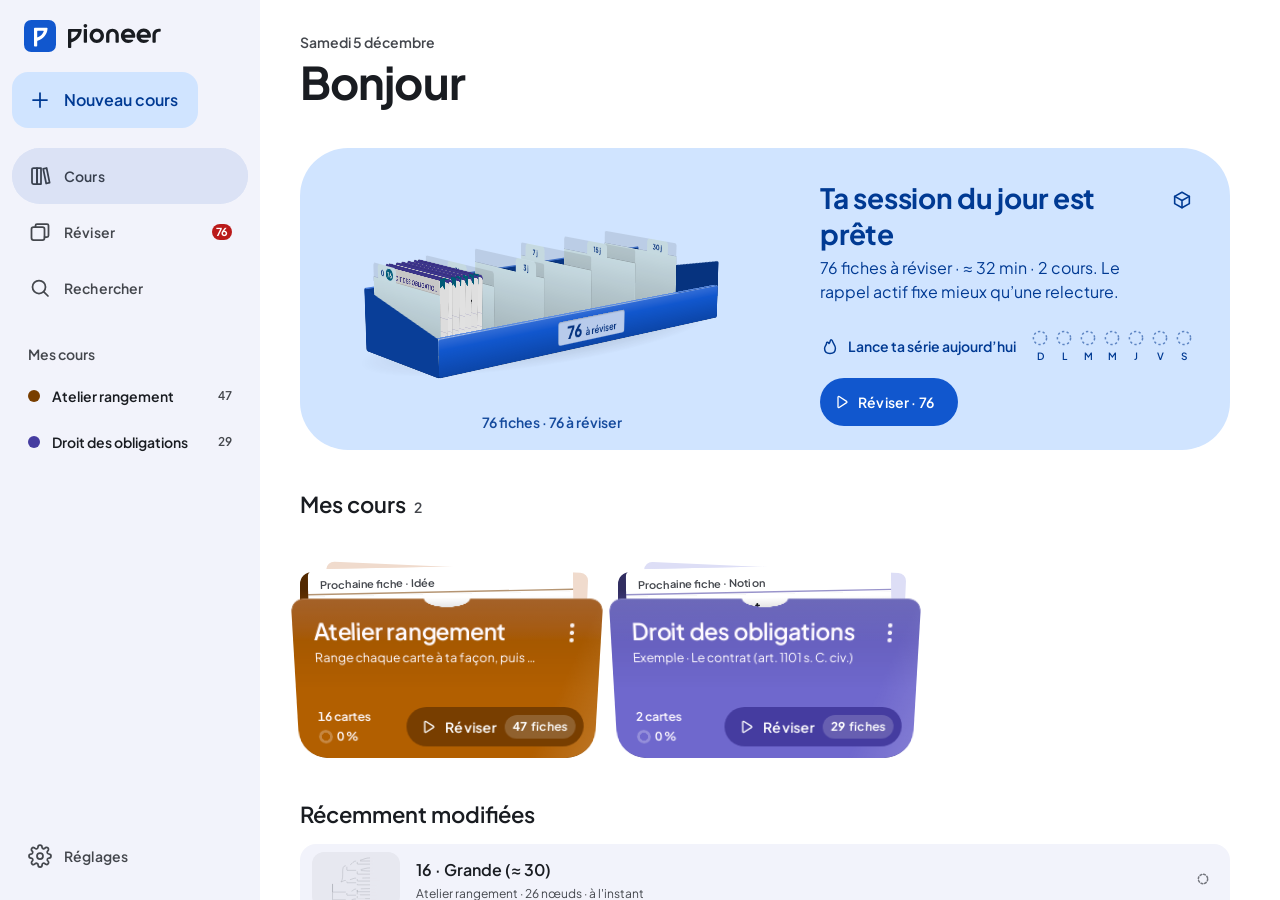
<file: index.html>
<!doctype html>
<html lang="fr">
<head>
  <meta charset="utf-8">
  <meta name="viewport" content="width=device-width, initial-scale=1, viewport-fit=cover, interactive-widget=resizes-content">
  <title>Pioneer</title>
  <meta name="description" content="Décompose tes cours de droit en cartes mentales : définitions, conditions de fond et de forme, exceptions, notes — puis révise-les.">
  <meta name="theme-color" content="#ffffff" media="(prefers-color-scheme: light)">
  <meta name="theme-color" content="#111319" media="(prefers-color-scheme: dark)">
  <meta name="mobile-web-app-capable" content="yes">
  <meta name="apple-mobile-web-app-capable" content="yes">
  <meta name="apple-mobile-web-app-status-bar-style" content="default">
  <meta name="apple-mobile-web-app-title" content="Pioneer">
  <link rel="manifest" href="manifest.webmanifest">
  <link rel="icon" href="icons/favicon.svg" type="image/svg+xml">
  <link rel="apple-touch-icon" href="icons/apple-touch-icon.png">

  <link rel="preconnect" href="https://fonts.googleapis.com">
  <link rel="preconnect" href="https://fonts.gstatic.com" crossorigin>
  <link rel="stylesheet" href="https://fonts.googleapis.com/css2?family=Plus+Jakarta+Sans:ital,wght@0,400;0,500;0,600;0,700;0,800;1,400&family=Source+Serif+4:ital,opsz,wght@0,8..60,400;0,8..60,500;0,8..60,600;1,8..60,400&family=JetBrains+Mono:wght@400;500&family=Caveat:wght@500;600&family=Kalam:wght@400;700&family=Playwrite+FR+Moderne&display=swap">

  <link rel="stylesheet" href="css/tokens.css">
  <link rel="stylesheet" href="css/base.css">
  <link rel="stylesheet" href="css/components.css">
  <link rel="stylesheet" href="css/views.css">
  <link rel="stylesheet" href="css/leitner.css">
  <link rel="stylesheet" href="css/editor.css">
  <link rel="stylesheet" href="css/carnet.css">
  <link rel="stylesheet" href="css/binder.css">
  <link rel="stylesheet" href="css/print.css" media="print">

  <script>
    // Thème appliqué avant le premier rendu (pas de flash)
    try {
      var t = localStorage.getItem('ratio.theme');
      if (t == null) { var s = JSON.parse(localStorage.getItem('ratio.v1') || '{}').settings; t = s && s.theme; }
      if (t === 'light' || t === 'dark') document.documentElement.setAttribute('data-theme', t);
    } catch (e) {}
  </script>
</head>
<body>
  <!-- écran d'ouverture : le mot-symbole se trace, puis le p s'envole devenir l'icône (js/splash.js) -->
  <div id="splash" class="splash" aria-hidden="true">
    <svg class="splash-wm" viewBox="0 -51 966 250" fill-rule="evenodd">
      <path class="sp-l sp-p" style="--i:0" pathLength="1" d="M0,191v-183c0,-4.42 3.58,-8 8,-8h127.77c4.6,0 8.25,3.87 7.99,8.46c-3.64,62.73 -47.43,114.69 -106.06,130.55c-2.18,0.59 -3.69,2.57 -3.69,4.83v47.16c0,4.42 -3.58,8 -8,8h-18c-4.42,0 -8,-3.58 -8,-8zM40.86,102.16c28.93,-11.58 51.79,-35.09 62.51,-64.45c1.19,-3.26 -1.22,-6.71 -4.7,-6.71h-59.67c-2.76,0 -5,2.24 -5,5v61.52c0,3.54 3.57,5.96 6.86,4.64z"/>
      <path class="sp-l" style="--i:1" pathLength="1" d="M164,136v-128c0,-4.42 3.58,-8 8,-8h18c4.42,0 8,3.58 8,8v128c0,4.42 -3.58,8 -8,8h-18c-4.42,0 -8,-3.58 -8,-8zM162,-32c0,-10.49 8.51,-19 19,-19c10.49,0 19,8.51 19,19c0,10.49 -8.51,19 -19,19c-10.49,0 -19,-8.51 -19,-19z"/>
      <path class="sp-l" style="--i:2" pathLength="1" d="M225,72c0,-41.42 33.58,-75 75,-75c41.42,0 75,33.58 75,75c0,41.42 -33.58,75 -75,75c-41.42,0 -75,-33.58 -75,-75zM300,113c22.09,0 40,-18.36 40,-41c0,-22.64 -17.91,-41 -40,-41c-22.09,0 -40,18.36 -40,41c0,22.64 17.91,41 40,41z"/>
      <path class="sp-l" style="--i:3" pathLength="1" d="M463,-2c36.45,0 66,29.55 66,66v72c0,4.42 -3.58,8 -8,8l-18,0c-4.42,0 -8,-3.58 -8,-8v-75c0,-17.67 -14.33,-32 -32,-32c-17.67,0 -32,14.33 -32,32v75c0,4.42 -3.58,8 -8,8h-18c-4.42,0 -8,-3.58 -8,-8v-72c0,-36.45 29.55,-66 66,-66z"/>
      <path class="sp-l" style="--i:4" pathLength="1" d="M551,72c0,-41.42 33.58,-75 75,-75c41.42,0 75,33.58 75,75c0,4.58 -0.41,9.07 -1.2,13.42c-0.69,3.81 -4,6.58 -7.87,6.58h-91.11c-4.38,0 -6.64,5.23 -3.65,8.42c7.28,7.75 17.5,12.58 28.83,12.58h45.7c7.26,0 10.77,8.9 5.46,13.85c-13.4,12.5 -31.38,20.15 -51.15,20.15c-41.42,0 -75,-33.58 -75,-75zM626,31c-16.16,0 -30.08,9.82 -36.39,23.96c-1.48,3.31 0.94,7.04 4.57,7.04l63.66,0c3.62,0 6.04,-3.73 4.57,-7.04c-6.31,-14.14 -20.23,-23.96 -36.39,-23.96z"/>
      <path class="sp-l" style="--i:5" pathLength="1" d="M714,72c0,-41.42 33.58,-75 75,-75c41.42,0 75,33.58 75,75c0,4.58 -0.41,9.07 -1.2,13.42c-0.69,3.81 -4,6.58 -7.87,6.58h-91.11c-4.38,0 -6.64,5.23 -3.65,8.42c7.28,7.75 17.5,12.58 28.83,12.58h45.7c7.26,0 10.77,8.9 5.46,13.85c-13.4,12.5 -31.38,20.15 -51.15,20.15c-41.42,0 -75,-33.58 -75,-75zM789,31c-16.16,0 -30.08,9.82 -36.39,23.96c-1.48,3.31 0.94,7.04 4.57,7.04l63.66,0c3.62,0 6.04,-3.73 4.57,-7.04c-6.31,-14.14 -20.23,-23.96 -36.39,-23.96z"/>
      <path class="sp-l" style="--i:6" pathLength="1" d="M880,136v-72c0,-36.45 29.55,-66 66,-66c4.68,0 9.24,0.49 13.65,1.41c3.7,0.78 6.35,4.04 6.35,7.83v15.59c0,5.4 -5.24,9.25 -10.4,7.63c-3.03,-0.95 -6.26,-1.47 -9.6,-1.47c-17.67,0 -32,14.33 -32,32c0,1.01 0.05,2.01 0.14,3h-0.14v72c0,4.42 -3.58,8 -8,8h-18c-4.42,0 -8,-3.58 -8,-8z"/>
    </svg>
  </div>
  <a class="skip-link" href="#view">Aller au contenu</a>
  <div id="app" class="app">
    <nav id="rail" class="rail" aria-label="Navigation principale"></nav>
    <main id="view" class="view" tabindex="-1"></main>
    <nav id="navbar" class="navbar" aria-label="Navigation principale"></nav>
  </div>
  <div id="snack-host" class="snack-host" aria-live="polite"></div>
  <div id="overlays"></div>

  <noscript>Pioneer a besoin de JavaScript pour fonctionner.</noscript>

  <script src="js/util.js"></script>
  <script src="js/icons.js"></script>
  <script src="js/store.js"></script>
  <script src="js/colors.js"></script>
  <script src="js/fonts.js"></script>
  <script src="js/mark.js"></script>
  <script src="js/markdown.js"></script>
  <script src="js/ui.js"></script>
  <script src="js/fan-net.js"></script>
  <script src="js/layout.js"></script>
  <script src="js/learn-prior.js"></script>
  <script src="js/learn.js"></script>
  <script src="js/organize.js"></script>
  <script src="js/seed.js"></script>
  <script src="js/atelier.js"></script>
  <script src="js/leitner.js"></script>
  <script src="js/views/library.js"></script>
  <script src="js/views/course.js"></script>
  <script src="js/views/editor.js"></script>
  <script src="js/views/outline.js"></script>
  <script src="js/carnet.js"></script>
  <script src="js/binder.js"></script>
  <script src="js/views/review.js"></script>
  <script src="js/views/revhub.js"></script>
  <script src="js/search.js"></script>
  <script src="js/app.js"></script>
  <script src="js/splash.js"></script>
  <script src="js/ptr.js"></script>
</body>
</html>
</file>
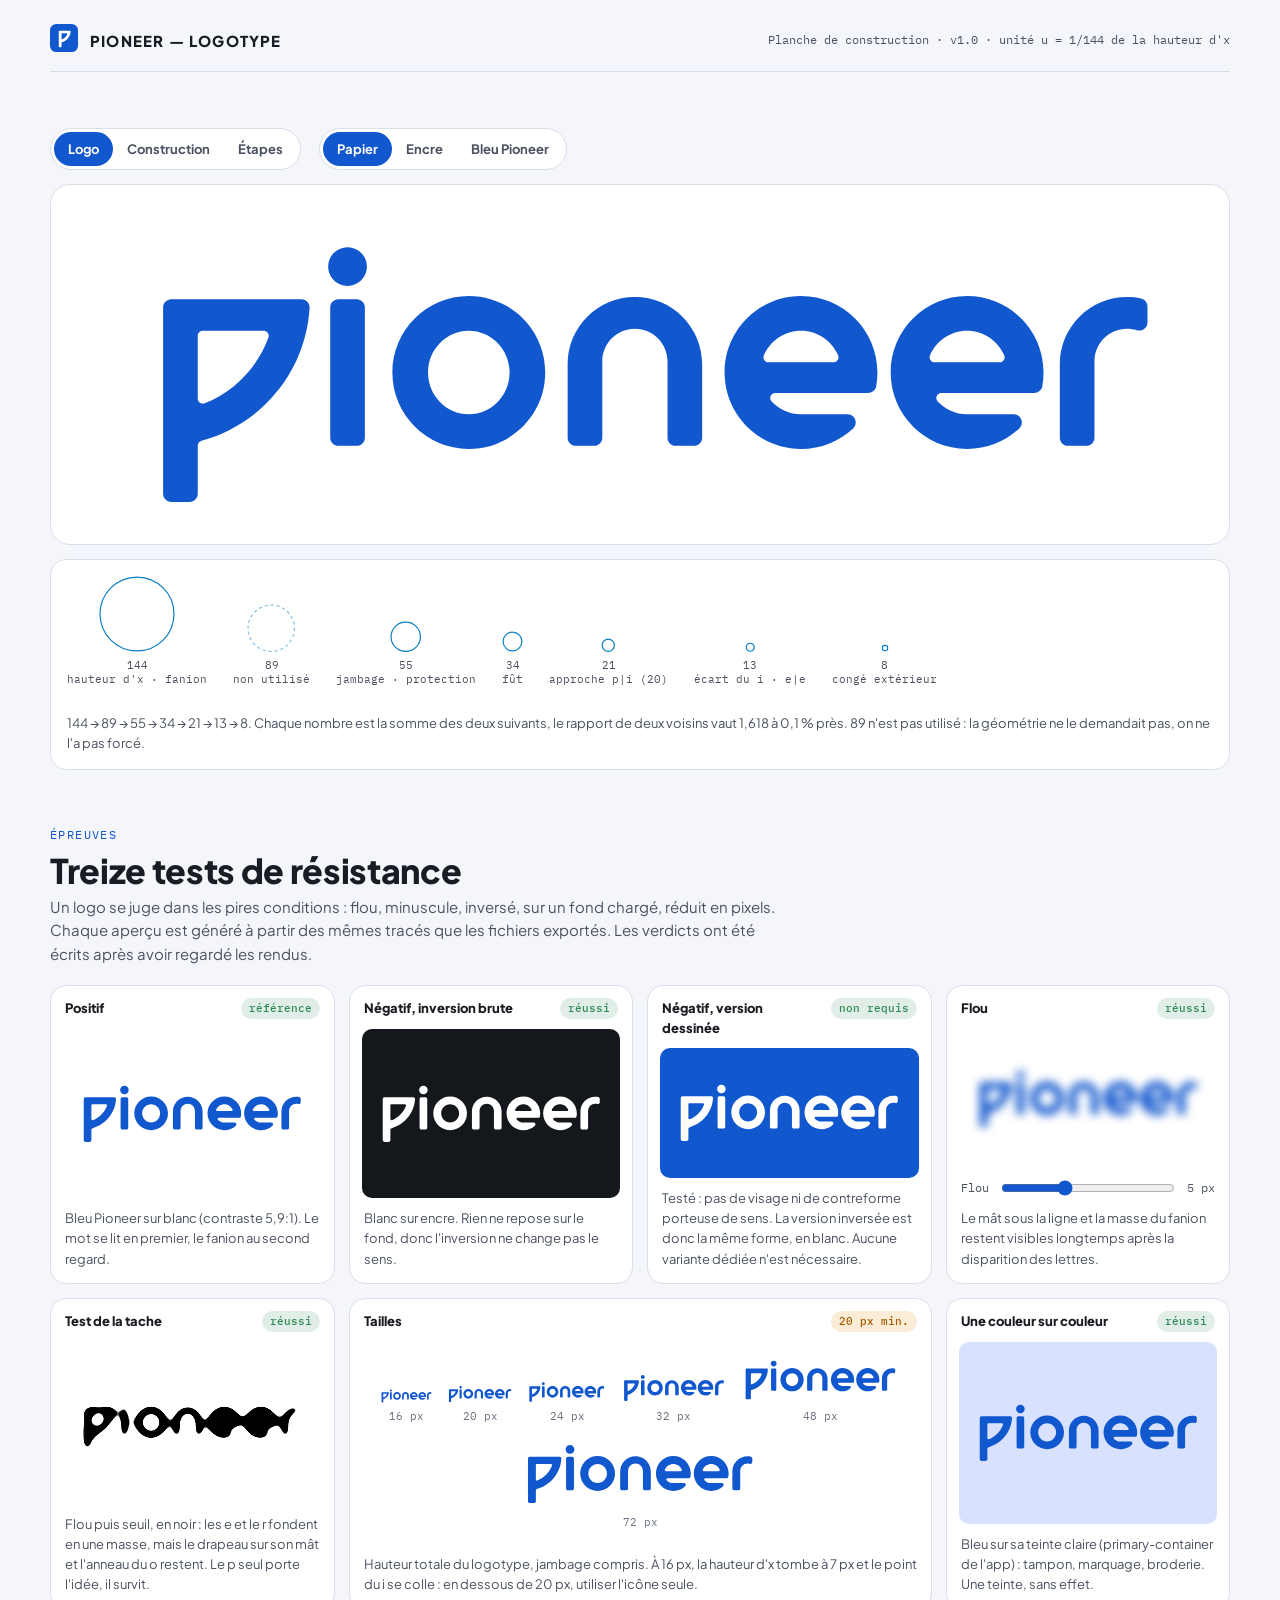
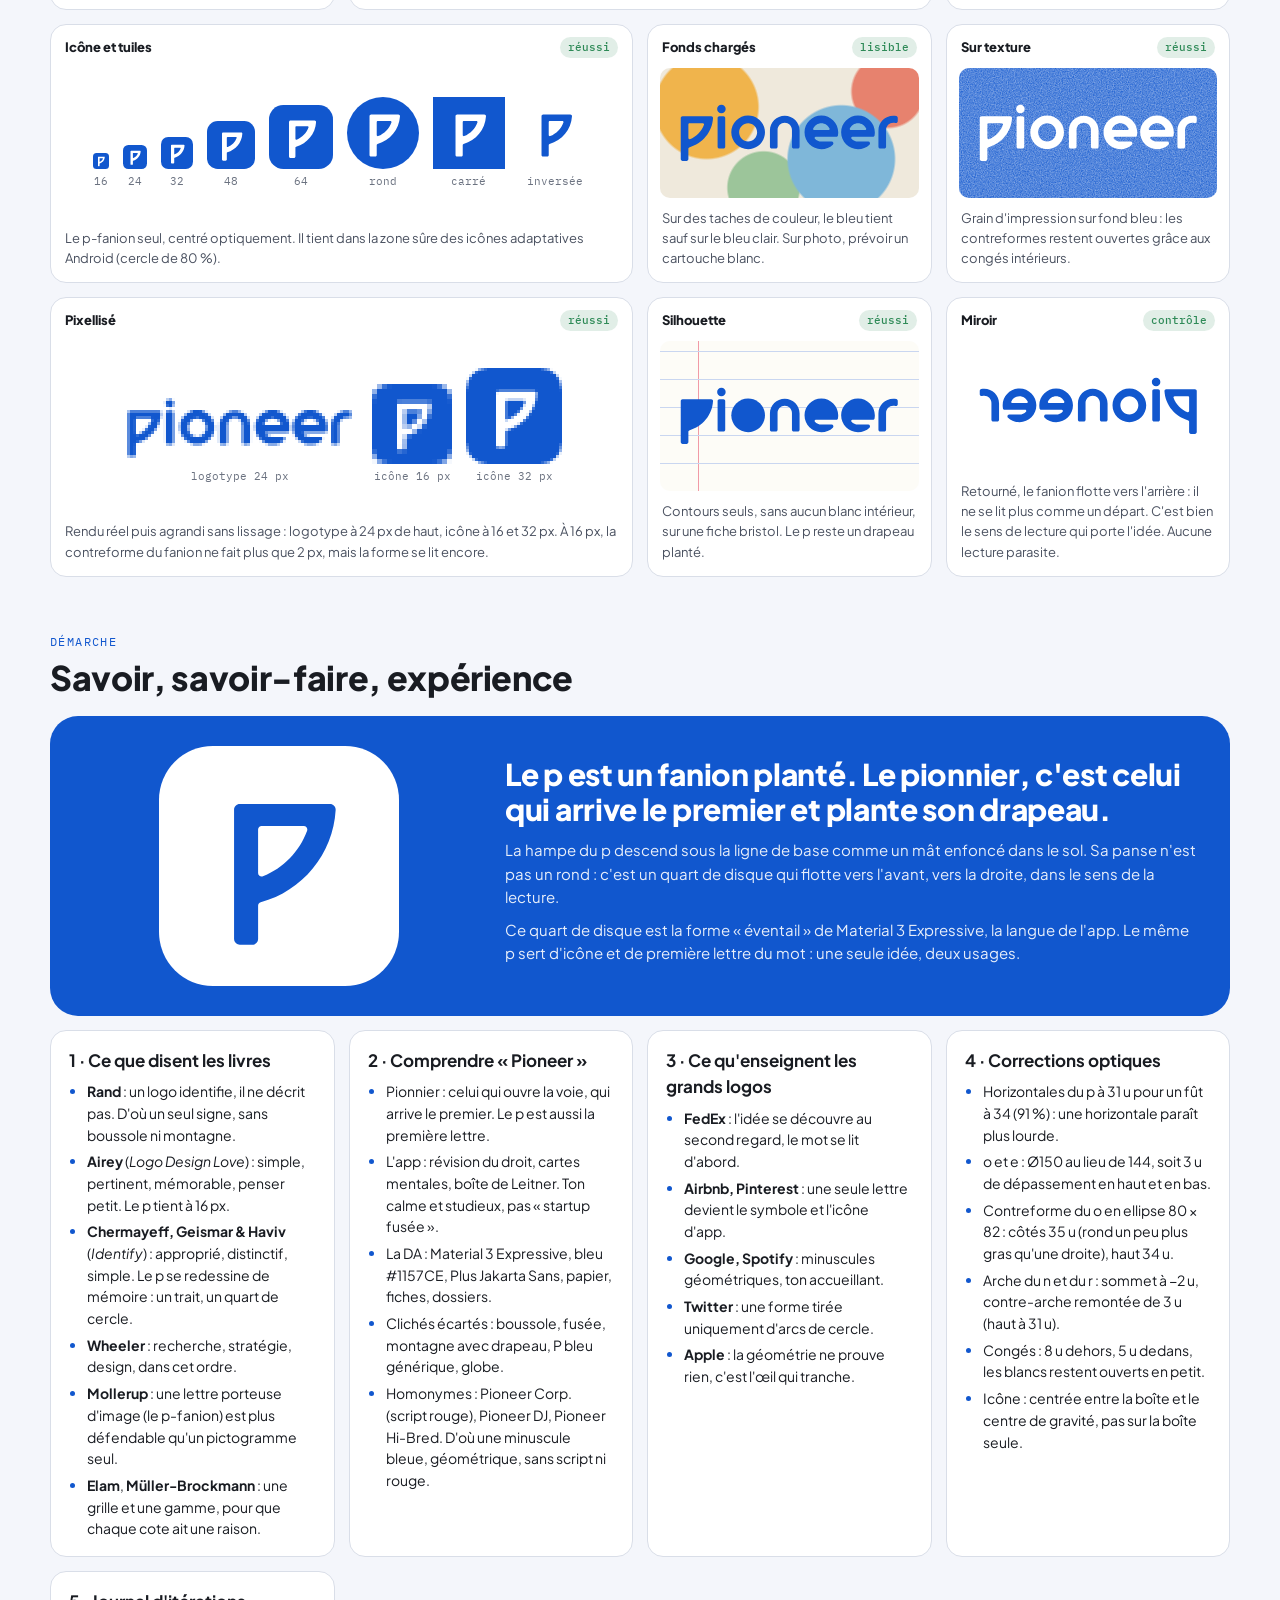
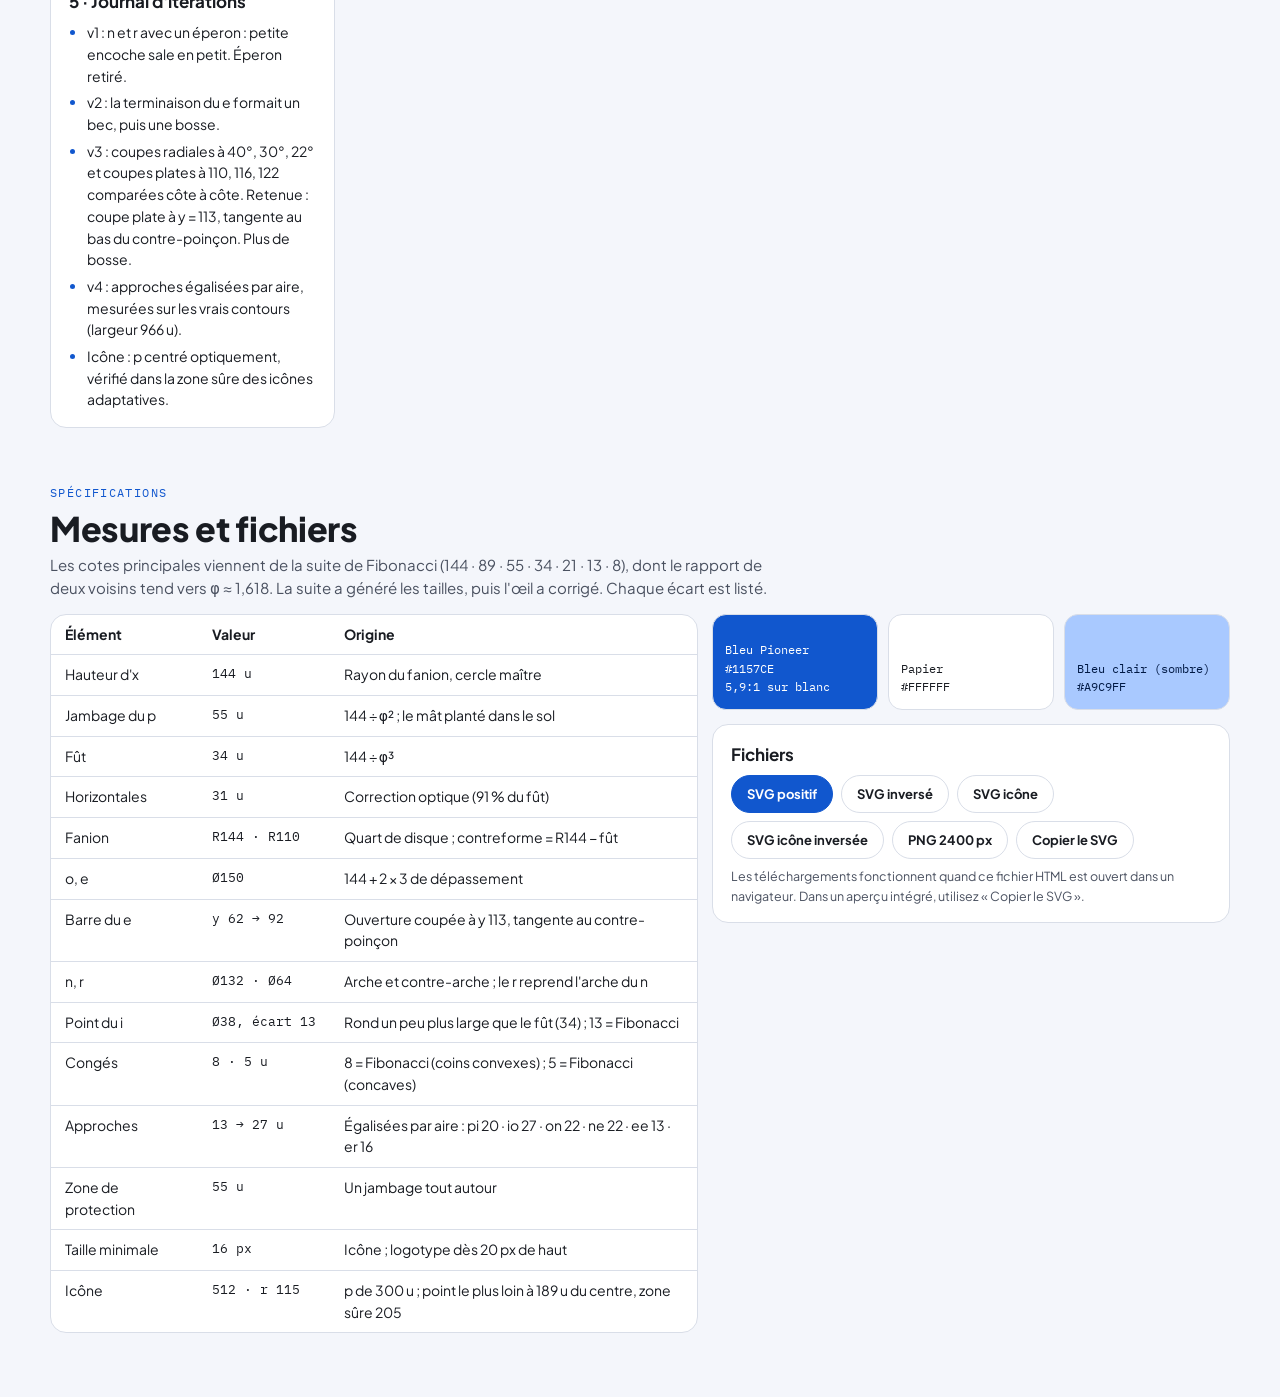
<file: brand/pioneer-logo.html>
<!doctype html>
<html lang="fr">
<head>
<meta charset="utf-8">
<meta name="viewport" content="width=device-width,initial-scale=1,viewport-fit=cover">
<title>Logo Pioneer</title>
<meta name="claude:viewport-fit-sides" content="cover">
<link rel="icon" href="data:image/svg+xml,%3Csvg%20xmlns%3D%22http%3A%2F%2Fwww.w3.org%2F2000%2Fsvg%22%20viewBox%3D%220%200%20512%20512%22%3E%3Crect%20width%3D%22512%22%20height%3D%22512%22%20rx%3D%22115%22%20fill%3D%22%231157ce%22%2F%3E%3Cpath%20fill%3D%22%23fff%22%20d%3D%22M0%2C191v-183c0%2C-4.42%203.58%2C-8%208%2C-8h127.77c4.6%2C0%208.25%2C3.87%207.99%2C8.46c-3.64%2C62.73%20-47.43%2C114.69%20-106.06%2C130.55c-2.18%2C0.59%20-3.69%2C2.57%20-3.69%2C4.83v47.16c0%2C4.42%20-3.58%2C8%20-8%2C8h-18c-4.42%2C0%20-8%2C-3.58%20-8%2C-8zM40.86%2C102.16c28.93%2C-11.58%2051.79%2C-35.09%2062.51%2C-64.45c1.19%2C-3.26%20-1.22%2C-6.71%20-4.7%2C-6.71h-59.67c-2.76%2C0%20-5%2C2.24%20-5%2C5v61.52c0%2C3.54%203.57%2C5.96%206.86%2C4.64z%22%20transform%3D%22translate(147.36%20106.3)%20scale(1.70854)%22%2F%3E%3C%2Fsvg%3E%0A">
<link rel="preconnect" href="https://fonts.googleapis.com">
<link rel="preconnect" href="https://fonts.gstatic.com" crossorigin>
<link rel="stylesheet" href="https://fonts.googleapis.com/css2?family=Plus+Jakarta+Sans:wght@400;600;700;800&family=IBM+Plex+Mono:wght@400;500&display=swap">
<style>
/* Planche de construction. La scène en haut, puis les épreuves, la démarche, les specs. */
:root{
  --paper:#f4f6fb; --sheet:#ffffff; --ink:#191c22; --ink-2:#4a5160; --rule:#d9dee8;
  --brand:#1157ce; --brand-soft:#e3ebfb;
  --c-circle:#0a7fc2; --c-gold:#c8336f; --c-metric:#8a909c; --c-space:#2e8a57;
  --f-display:"Plus Jakarta Sans",system-ui,sans-serif; --f-body:"Plus Jakarta Sans",system-ui,sans-serif; --f-mono:"IBM Plex Mono",ui-monospace,monospace;
}
@media (prefers-color-scheme:dark){:root:not([data-theme="light"]){
  --paper:#0f1115; --sheet:#181b21; --ink:#e7e9ef; --ink-2:#a3a9b6; --rule:#2c313b;
  --brand:#a9c9ff; --brand-soft:#1c2a44; color-scheme:dark}}
:root[data-theme="dark"]{
  --paper:#0f1115; --sheet:#181b21; --ink:#e7e9ef; --ink-2:#a3a9b6; --rule:#2c313b;
  --brand:#a9c9ff; --brand-soft:#1c2a44; color-scheme:dark}
*{box-sizing:border-box}
[hidden]{display:none!important}
body{margin:0;background:var(--paper);color:var(--ink);font-family:var(--f-body);font-size:15px;line-height:1.55;
  padding-left:max(16px,env(safe-area-inset-left,0px));padding-right:max(16px,env(safe-area-inset-right,0px));padding-block:0 64px}
.wrap{max-width:1180px;margin:0 auto;display:grid;gap:56px}
header.top{display:flex;flex-wrap:wrap;gap:12px 24px;align-items:center;justify-content:space-between;padding-block:24px 14px;border-bottom:1px solid var(--rule)}
header.top h1{display:flex;gap:12px;align-items:center;font-family:var(--f-display);font-weight:800;font-size:15px;letter-spacing:.08em;margin:0;text-transform:uppercase}
header.top h1 svg{width:28px;height:28px}
.meta{font-family:var(--f-mono);font-size:12px;color:var(--ink-2)}
h2{font-family:var(--f-display);font-weight:800;font-size:clamp(24px,3.2vw,34px);line-height:1.1;letter-spacing:-.01em;margin:0 0 6px;text-wrap:balance}
.lede{color:var(--ink-2);max-width:66ch;margin:0}
.eyebrow{font-family:var(--f-mono);font-size:11.5px;letter-spacing:.12em;text-transform:uppercase;color:var(--brand);margin:0 0 8px}

/* Scène */
.stage-card{display:grid;gap:14px}
.stage{--sbg:#ffffff;--sfg:#1157ce;--lab:#5a6170;background:var(--sbg);border:1px solid var(--rule);border-radius:20px;position:relative;overflow:hidden}
.stage[data-bg="ink"]{--sbg:#14171c;--sfg:#ffffff;--lab:#a3a9b6}
.stage[data-bg="brand"]{--sbg:#1157ce;--sfg:#ffffff;--lab:#cfe0ff}
.stage svg{display:block;width:100%;height:auto}
.stage .glyph{fill:var(--sfg)}
.toolbar{display:flex;flex-wrap:wrap;gap:10px 18px;align-items:center}
.seg{display:inline-flex;border:1px solid var(--rule);border-radius:999px;padding:3px;background:var(--sheet)}
.seg button{all:unset;cursor:pointer;font-size:13px;font-weight:700;padding:7px 14px;border-radius:999px;color:var(--ink-2)}
.seg button[aria-pressed="true"]{background:var(--brand);color:var(--sheet)}
.seg button:focus-visible,.btn:focus-visible,.chk input:focus-visible+span{outline:2px solid var(--brand);outline-offset:2px}
.layers{display:flex;flex-wrap:wrap;gap:6px 14px}
.chk{display:inline-flex;gap:7px;align-items:center;font-size:13px;cursor:pointer;user-select:none}
.chk input{accent-color:var(--brand);width:15px;height:15px;margin:0}
.chk i{width:10px;height:10px;border-radius:50%;display:inline-block}
.stepper{display:grid;grid-template-columns:auto 1fr auto;gap:14px;align-items:center;background:var(--sheet);border:1px solid var(--rule);border-radius:16px;padding:12px 14px}
@media (max-width:620px){.stepper{grid-template-columns:1fr}.stepper .nav{justify-content:flex-end}}
.stepper .num{font-family:var(--f-mono);font-size:13px;color:var(--ink-2);white-space:nowrap}
.stepper .cap{min-width:0}
.stepper .cap b{display:block;font-family:var(--f-display);font-size:16px}
.stepper .cap span{color:var(--ink-2);font-size:14px}
.stepper .nav{display:flex;gap:6px}
.btn{all:unset;cursor:pointer;border:1px solid var(--rule);background:var(--sheet);border-radius:999px;padding:8px 15px;font-size:13px;font-weight:700;color:var(--ink);display:inline-flex;gap:6px;align-items:center;white-space:nowrap}
.btn:hover{border-color:var(--ink-2)}
.btn.primary{background:var(--brand);color:var(--sheet);border-color:var(--brand)}
.scale{display:flex;align-items:flex-end;gap:clamp(10px,2.4vw,26px);flex-wrap:wrap;background:var(--sheet);border:1px solid var(--rule);border-radius:16px;padding:16px}
.scale figure{margin:0;display:grid;justify-items:center;gap:6px}
.scale figcaption{font-family:var(--f-mono);font-size:11px;color:var(--ink-2);text-align:center;line-height:1.3}
.scale svg circle{fill:none;stroke:var(--c-circle);stroke-width:1.2}
.scale figure.off svg circle{stroke-dasharray:3 3;opacity:.5}
.scale .phi{font-size:13px;color:var(--ink-2);flex:1 1 260px;margin:0;align-self:center}

/* Épreuves */
.tests{display:grid;grid-auto-flow:dense;grid-template-columns:repeat(auto-fill,minmax(270px,1fr));gap:14px}
.tile{background:var(--sheet);border:1px solid var(--rule);border-radius:16px;display:grid;grid-template-rows:auto 1fr auto;overflow:hidden;min-width:0}
.tile .hd{display:flex;justify-content:space-between;gap:8px;padding:12px 14px 0;font-size:13px;font-weight:800}
.tile .hd em{font-style:normal;font-family:var(--f-mono);font-weight:500;font-size:11px;padding:2px 8px;border-radius:999px;white-space:nowrap;align-self:start;color:var(--c-space);background:color-mix(in srgb,var(--c-space) 14%,transparent)}
.tile .hd em.warn{color:#a35b00;background:color-mix(in srgb,#e08a00 16%,transparent)}
.tile .pv{margin:10px 12px;border-radius:10px;display:grid;place-items:center;min-height:130px;padding:14px;overflow:hidden;position:relative}
.tile .pv svg{max-width:100%;height:auto;display:block}
.tile p{margin:0;padding:0 14px 14px;font-size:13px;color:var(--ink-2)}
.tile.wide{grid-column:span 2}
@media (max-width:640px){.tile.wide{grid-column:auto}}
.row{display:flex;align-items:flex-end;gap:14px;flex-wrap:wrap;justify-content:center}
.row small{display:block;font-family:var(--f-mono);font-size:10.5px;color:#6b7280;text-align:center;margin-top:4px}
.range{display:flex;gap:10px;align-items:center;padding:0 14px 10px;font-family:var(--f-mono);font-size:12px;color:var(--ink-2)}
.range input{flex:1;accent-color:var(--brand)}
canvas.px{image-rendering:pixelated;display:block}
.blobs{background:
  radial-gradient(circle at 18% 30%,#f0b44c 0 22%,transparent 23%),
  radial-gradient(circle at 70% 70%,#7fb7d9 0 26%,transparent 27%),
  radial-gradient(circle at 88% 18%,#e7826e 0 14%,transparent 15%),
  radial-gradient(circle at 40% 92%,#9cc59a 0 18%,transparent 19%),#efe9dc}
.grain{background-color:#1157ce;background-image:url("data:image/svg+xml,%3Csvg xmlns='http://www.w3.org/2000/svg' width='160' height='160'%3E%3Cfilter id='n'%3E%3CfeTurbulence type='fractalNoise' baseFrequency='.85' numOctaves='3' stitchTiles='stitch'/%3E%3CfeColorMatrix values='0 0 0 0 1 0 0 0 0 1 0 0 0 0 1 0 0 0 .55 0'/%3E%3C/filter%3E%3Crect width='160' height='160' filter='url(%23n)'/%3E%3C/svg%3E")}
.cardstock{background:repeating-linear-gradient(0deg,transparent 0 27px,#c9d6f0 27px 28px),linear-gradient(90deg,transparent 0 38px,#f19aa6 38px 39px,transparent 39px),#fdfcf7}

/* Démarche */
.cols{display:grid;grid-template-columns:repeat(auto-fit,minmax(250px,1fr));gap:14px}
.card{background:var(--sheet);border:1px solid var(--rule);border-radius:16px;padding:16px 18px;min-width:0}
.card h3{font-family:var(--f-display);font-size:17px;margin:0 0 8px}
.card ul{margin:0;padding-left:18px;display:grid;gap:5px;font-size:14px}
.card li::marker{color:var(--brand)}
.idea{background:#1157ce;color:#fff;border-radius:28px;padding:clamp(18px,3vw,30px);display:grid;grid-template-columns:minmax(0,.8fr) minmax(0,1.4fr);gap:28px;align-items:center}
.idea h3{font-family:var(--f-display);font-weight:800;font-size:clamp(22px,3vw,30px);line-height:1.15;letter-spacing:-.01em;margin:0 0 12px;text-wrap:balance}
.idea p{margin:0 0 10px;opacity:.9}
@media (max-width:760px){.idea{grid-template-columns:1fr}}

/* Specs */
.spec{display:grid;grid-template-columns:minmax(0,1.25fr) minmax(0,1fr);gap:14px}
@media (max-width:860px){.spec{grid-template-columns:1fr}}
.tbl{overflow-x:auto;background:var(--sheet);border:1px solid var(--rule);border-radius:16px}
table{border-collapse:collapse;width:100%;font-size:14px}
th,td{text-align:left;padding:9px 14px;border-bottom:1px solid var(--rule);vertical-align:top}
td.v{font-family:var(--f-mono);font-size:13px;white-space:nowrap;font-variant-numeric:tabular-nums}
tr:last-child td{border-bottom:0}
.swatches{display:grid;grid-template-columns:repeat(3,1fr);gap:10px}
.sw{border-radius:14px;border:1px solid var(--rule);padding:12px;min-height:96px;display:flex;flex-direction:column;justify-content:flex-end;font-family:var(--f-mono);font-size:12px}
.dl{display:flex;flex-wrap:wrap;gap:8px}
.note{font-size:12.5px;color:var(--ink-2);margin:8px 0 0}
.toast{position:fixed;left:50%;bottom:calc(20px + env(safe-area-inset-bottom,0px));transform:translateX(-50%);background:var(--ink);color:var(--paper);padding:8px 16px;border-radius:999px;font-size:13px;opacity:0;transition:opacity .2s;pointer-events:none}
.toast.on{opacity:1}
</style>
</head>
<body>
<div class="wrap">
  <header class="top">
    <h1><span id="hd-icon"></span>Pioneer — logotype</h1>
    <span class="meta">Planche de construction · v1.0 · unité u = 1/144 de la hauteur d'x</span>
  </header>

  <section class="stage-card" aria-label="Logo et construction">
    <div class="toolbar">
      <div class="seg" role="group" aria-label="Vue">
        <button id="v-logo" aria-pressed="true">Logo</button>
        <button id="v-build" aria-pressed="false">Construction</button>
        <button id="v-steps" aria-pressed="false">Étapes</button>
      </div>
      <div class="seg" role="group" aria-label="Fond">
        <button id="bg-paper" aria-pressed="true">Papier</button>
        <button id="bg-ink" aria-pressed="false">Encre</button>
        <button id="bg-brand" aria-pressed="false">Bleu Pioneer</button>
      </div>
    </div>
    <div class="stage" id="stage" data-bg="paper"></div>
    <div class="layers" id="layers" hidden>
      <label class="chk"><input type="checkbox" id="L-grid" checked><span>Grille métrique</span><i style="background:var(--c-metric)"></i></label>
      <label class="chk"><input type="checkbox" id="L-circles" checked><span>Cercles</span><i style="background:var(--c-circle)"></i></label>
      <label class="chk"><input type="checkbox" id="L-golden" checked><span>Rapports φ</span><i style="background:var(--c-gold)"></i></label>
      <label class="chk"><input type="checkbox" id="L-space"><span>Approches mesurées</span><i style="background:var(--c-space)"></i></label>
      <label class="chk"><input type="checkbox" id="L-dims"><span>Épaisseurs</span><i style="background:var(--c-metric)"></i></label>
      <label class="chk"><input type="checkbox" id="L-anchors"><span>Points d'ancrage</span><i style="background:var(--c-gold)"></i></label>
    </div>
    <div class="stepper" id="stepper" hidden>
      <span class="num" id="s-num">1 / 8</span>
      <div class="cap"><b id="s-title"></b><span id="s-text"></span></div>
      <div class="nav"><button class="btn" id="s-prev" aria-label="Étape précédente">←</button><button class="btn" id="s-play">Lecture</button><button class="btn primary" id="s-next" aria-label="Étape suivante">→</button></div>
    </div>
    <div class="scale" id="scale" aria-label="Gamme de Fibonacci"></div>
  </section>

  <section aria-labelledby="t-tests">
    <p class="eyebrow">Épreuves</p>
    <h2 id="t-tests">Treize tests de résistance</h2>
    <p class="lede">Un logo se juge dans les pires conditions : flou, minuscule, inversé, sur un fond chargé, réduit en pixels. Chaque aperçu est généré à partir des mêmes tracés que les fichiers exportés. Les verdicts ont été écrits après avoir regardé les rendus.</p>
    <div class="tests" id="tests" style="margin-top:20px"></div>
  </section>

  <section aria-labelledby="t-idea" style="display:grid;gap:14px">
    <div>
      <p class="eyebrow">Démarche</p>
      <h2 id="t-idea">Savoir, savoir-faire, expérience</h2>
    </div>
    <div class="idea">
      <div id="idea-mark"></div>
      <div>
        <h3>Le p est un fanion planté. Le pionnier, c'est celui qui arrive le premier et plante son drapeau.</h3>
        <p>La hampe du p descend sous la ligne de base comme un mât enfoncé dans le sol. Sa panse n'est pas un rond : c'est un quart de disque qui flotte vers l'avant, vers la droite, dans le sens de la lecture.</p>
        <p>Ce quart de disque est la forme « éventail » de Material 3 Expressive, la langue de l'app. Le même p sert d'icône et de première lettre du mot : une seule idée, deux usages.</p>
      </div>
    </div>
    <div class="cols">
      <div class="card"><h3>1 · Ce que disent les livres</h3><ul>
        <li><b>Rand</b> : un logo identifie, il ne décrit pas. D'où un seul signe, sans boussole ni montagne.</li>
        <li><b>Airey</b> (<i>Logo Design Love</i>) : simple, pertinent, mémorable, penser petit. Le p tient à 16 px.</li>
        <li><b>Chermayeff, Geismar &amp; Haviv</b> (<i>Identify</i>) : approprié, distinctif, simple. Le p se redessine de mémoire : un trait, un quart de cercle.</li>
        <li><b>Wheeler</b> : recherche, stratégie, design, dans cet ordre.</li>
        <li><b>Mollerup</b> : une lettre porteuse d'image (le p-fanion) est plus défendable qu'un pictogramme seul.</li>
        <li><b>Elam</b>, <b>Müller-Brockmann</b> : une grille et une gamme, pour que chaque cote ait une raison.</li>
      </ul></div>
      <div class="card"><h3>2 · Comprendre « Pioneer »</h3><ul>
        <li>Pionnier : celui qui ouvre la voie, qui arrive le premier. Le p est aussi la première lettre.</li>
        <li>L'app : révision du droit, cartes mentales, boîte de Leitner. Ton calme et studieux, pas « startup fusée ».</li>
        <li>La DA : Material 3 Expressive, bleu #1157CE, Plus Jakarta Sans, papier, fiches, dossiers.</li>
        <li>Clichés écartés : boussole, fusée, montagne avec drapeau, P bleu générique, globe.</li>
        <li>Homonymes : Pioneer Corp. (script rouge), Pioneer DJ, Pioneer Hi-Bred. D'où une minuscule bleue, géométrique, sans script ni rouge.</li>
      </ul></div>
      <div class="card"><h3>3 · Ce qu'enseignent les grands logos</h3><ul>
        <li><b>FedEx</b> : l'idée se découvre au second regard, le mot se lit d'abord.</li>
        <li><b>Airbnb, Pinterest</b> : une seule lettre devient le symbole et l'icône d'app.</li>
        <li><b>Google, Spotify</b> : minuscules géométriques, ton accueillant.</li>
        <li><b>Twitter</b> : une forme tirée uniquement d'arcs de cercle.</li>
        <li><b>Apple</b> : la géométrie ne prouve rien, c'est l'œil qui tranche.</li>
      </ul></div>
      <div class="card"><h3>4 · Corrections optiques</h3><ul>
        <li>Horizontales du p à 31 u pour un fût à 34 (91 %) : une horizontale paraît plus lourde.</li>
        <li>o et e : Ø150 au lieu de 144, soit 3 u de dépassement en haut et en bas.</li>
        <li>Contreforme du o en ellipse 80 × 82 : côtés 35 u (rond un peu plus gras qu'une droite), haut 34 u.</li>
        <li>Arche du n et du r : sommet à −2 u, contre-arche remontée de 3 u (haut à 31 u).</li>
        <li>Congés : 8 u dehors, 5 u dedans, les blancs restent ouverts en petit.</li>
        <li>Icône : centrée entre la boîte et le centre de gravité, pas sur la boîte seule.</li>
      </ul></div>
      <div class="card"><h3>5 · Journal d'itérations</h3><ul>
        <li>v1 : n et r avec un éperon : petite encoche sale en petit. Éperon retiré.</li>
        <li>v2 : la terminaison du e formait un bec, puis une bosse.</li>
        <li>v3 : coupes radiales à 40°, 30°, 22° et coupes plates à 110, 116, 122 comparées côte à côte. Retenue : coupe plate à y = 113, tangente au bas du contre-poinçon. Plus de bosse.</li>
        <li>v4 : approches égalisées par aire, mesurées sur les vrais contours (largeur 966 u).</li>
        <li>Icône : p centré optiquement, vérifié dans la zone sûre des icônes adaptatives.</li>
      </ul></div>
    </div>
  </section>

  <section aria-labelledby="t-spec" style="display:grid;gap:14px">
    <div>
      <p class="eyebrow">Spécifications</p>
      <h2 id="t-spec">Mesures et fichiers</h2>
      <p class="lede">Les cotes principales viennent de la suite de Fibonacci (144 · 89 · 55 · 34 · 21 · 13 · 8), dont le rapport de deux voisins tend vers φ ≈ 1,618. La suite a généré les tailles, puis l'œil a corrigé. Chaque écart est listé.</p>
    </div>
    <div class="spec">
      <div class="tbl"><table>
        <tr><th>Élément</th><th>Valeur</th><th>Origine</th></tr>
        <tr><td>Hauteur d'x</td><td class="v">144 u</td><td>Rayon du fanion, cercle maître</td></tr>
        <tr><td>Jambage du p</td><td class="v">55 u</td><td>144 ÷ φ² ; le mât planté dans le sol</td></tr>
        <tr><td>Fût</td><td class="v">34 u</td><td>144 ÷ φ³</td></tr>
        <tr><td>Horizontales</td><td class="v">31 u</td><td>Correction optique (91 % du fût)</td></tr>
        <tr><td>Fanion</td><td class="v">R144 · R110</td><td>Quart de disque ; contreforme = R144 − fût</td></tr>
        <tr><td>o, e</td><td class="v">Ø150</td><td>144 + 2 × 3 de dépassement</td></tr>
        <tr><td>Barre du e</td><td class="v">y 62 → 92</td><td>Ouverture coupée à y 113, tangente au contre-poinçon</td></tr>
        <tr><td>n, r</td><td class="v">Ø132 · Ø64</td><td>Arche et contre-arche ; le r reprend l'arche du n</td></tr>
        <tr><td>Point du i</td><td class="v">Ø38, écart 13</td><td>Rond un peu plus large que le fût (34) ; 13 = Fibonacci</td></tr>
        <tr><td>Congés</td><td class="v">8 · 5 u</td><td>8 = Fibonacci (coins convexes) ; 5 = Fibonacci (concaves)</td></tr>
        <tr><td>Approches</td><td class="v">13 → 27 u</td><td>Égalisées par aire : pi 20 · io 27 · on 22 · ne 22 · ee 13 · er 16</td></tr>
        <tr><td>Zone de protection</td><td class="v">55 u</td><td>Un jambage tout autour</td></tr>
        <tr><td>Taille minimale</td><td class="v">16 px</td><td>Icône ; logotype dès 20 px de haut</td></tr>
        <tr><td>Icône</td><td class="v">512 · r 115</td><td>p de 300 u ; point le plus loin à 189 u du centre, zone sûre 205</td></tr>
      </table></div>
      <div style="display:grid;gap:14px;align-content:start">
        <div class="swatches">
          <div class="sw" style="background:#1157ce;color:#fff">Bleu Pioneer<br>#1157CE<br>5,9:1 sur blanc</div>
          <div class="sw" style="background:#ffffff;color:#191c22">Papier<br>#FFFFFF</div>
          <div class="sw" style="background:#a9c9ff;color:#001944">Bleu clair (sombre)<br>#A9C9FF</div>
        </div>
        <div class="card">
          <h3>Fichiers</h3>
          <div class="dl">
            <button class="btn primary" data-dl="pos">SVG positif</button>
            <button class="btn" data-dl="rev">SVG inversé</button>
            <button class="btn" data-dl="icon">SVG icône</button>
            <button class="btn" data-dl="icon-rev">SVG icône inversée</button>
            <button class="btn" data-dl="png">PNG 2400 px</button>
            <button class="btn" data-copy="pos">Copier le SVG</button>
          </div>
          <p class="note">Les téléchargements fonctionnent quand ce fichier HTML est ouvert dans un navigateur. Dans un aperçu intégré, utilisez « Copier le SVG ».</p>
        </div>
      </div>
    </div>
  </section>
</div>
<div class="toast" id="toast" role="status"></div>

<script>
// ===== Pioneer — données générées par geom.js / icon.js (paper.js, booléens + congés numériques) =====
const DATA = {"U":{"xh":144,"S":34,"Sh":31,"ov":3,"D":55,"rOut":8,"rIn":5,"R":144},"width":966,"gaps":{"pi":20,"io":27,"on":22,"ne":22,"ee":13,"er":16},"fillets":[{"x":8,"y":191,"r":8,"convex":true,"at":[0,199]},{"x":8,"y":7.999999999999986,"r":8,"convex":true,"at":[0,0]},{"x":135.76885014042676,"y":7.999999860956089,"r":8,"convex":true,"at":[144,0]},{"x":39.0000002764919,"y":143.84270087344743,"r":5,"convex":false,"at":[34,139.96278807114132]},{"x":26.0000000834465,"y":191.0000000834466,"r":8,"convex":true,"at":[34,199]},{"x":39.0000005936513,"y":97.51997193119556,"r":5,"convex":false,"at":[34,104.64480070325705]},{"x":98.66755300267094,"y":36.00000080846959,"r":5,"convex":false,"at":[105.57135809486826,30.999999999999996]},{"x":38.999999999999986,"y":36,"r":5,"convex":false,"at":[34,31]},{"x":8,"y":136,"r":8,"convex":true,"at":[0,144]},{"x":8,"y":8,"r":8,"convex":true,"at":[0,0]},{"x":26.000000083446498,"y":7.999999916553497,"r":8,"convex":true,"at":[34,0]},{"x":26.0000000834465,"y":136.00000008344654,"r":8,"convex":true,"at":[34,144]},{"x":124,"y":136,"r":8,"convex":true,"at":[132,144]},{"x":105.99999991655349,"y":136.00000008344654,"r":8,"convex":true,"at":[98,144.00000000000003]},{"x":26,"y":136,"r":8,"convex":true,"at":[34,144]},{"x":7.999999916553499,"y":136.0000000834465,"r":8,"convex":true,"at":[0,144]},{"x":140.92979133155433,"y":83.99999924507523,"r":8,"convex":true,"at":[147.30383638965932,92]},{"x":49.8164131499145,"y":97.00000192739455,"r":5,"convex":false,"at":[40.073662915216744,92.00000000000001]},{"x":120.69505251392798,"y":121.00000210137,"r":8,"convex":true,"at":[137.81155911964743,113]},{"x":43.172484339327355,"y":56.999996250373314,"r":5,"convex":false,"at":[36.19822210279788,62]},{"x":106.82751839361458,"y":57.00000237360251,"r":5,"convex":false,"at":[113.8017778972021,61.99999999999998]},{"x":140.92979133155433,"y":83.99999924507523,"r":8,"convex":true,"at":[147.30383638965932,92]},{"x":49.8164131499145,"y":97.00000192739455,"r":5,"convex":false,"at":[40.073662915216744,92.00000000000001]},{"x":120.69505251392798,"y":121.00000210137,"r":8,"convex":true,"at":[137.81155911964743,113]},{"x":43.172484339327355,"y":56.999996250373314,"r":5,"convex":false,"at":[36.19822210279788,62]},{"x":106.82751839361458,"y":57.00000237360251,"r":5,"convex":false,"at":[113.8017778972021,61.99999999999998]},{"x":8,"y":136,"r":8,"convex":true,"at":[0,144]},{"x":78.00000088547745,"y":7.241221902143973,"r":8,"convex":true,"at":[86,1.0846635477294373]},{"x":77.99999924957068,"y":22.83345425226428,"r":8,"convex":true,"at":[86,36.01851618399414]},{"x":26.0000000834465,"y":136.0000000834465,"r":8,"convex":true,"at":[34,144]}],"glyphs":[{"name":"p","x":0,"w":144,"d":"M0,191v-183c0,-4.42 3.58,-8 8,-8h127.77c4.6,0 8.25,3.87 7.99,8.46c-3.64,62.73 -47.43,114.69 -106.06,130.55c-2.18,0.59 -3.69,2.57 -3.69,4.83v47.16c0,4.42 -3.58,8 -8,8h-18c-4.42,0 -8,-3.58 -8,-8zM40.86,102.16c28.93,-11.58 51.79,-35.09 62.51,-64.45c1.19,-3.26 -1.22,-6.71 -4.7,-6.71h-59.67c-2.76,0 -5,2.24 -5,5v61.52c0,3.54 3.57,5.96 6.86,4.64z","circles":[{"cx":0,"cy":0,"r":144,"n":"fanion Ø288 (R144)"},{"cx":0,"cy":0,"r":110,"n":"contreforme R110"}]},{"name":"i","x":164,"w":34,"d":"M164,136v-128c0,-4.42 3.58,-8 8,-8h18c4.42,0 8,3.58 8,8v128c0,4.42 -3.58,8 -8,8h-18c-4.42,0 -8,-3.58 -8,-8zM162,-32c0,-10.49 8.51,-19 19,-19c10.49,0 19,8.51 19,19c0,10.49 -8.51,19 -19,19c-10.49,0 -19,-8.51 -19,-19z","circles":[],"dot":{"cx":181,"cy":-32,"r":19}},{"name":"o","x":225,"w":150,"d":"M225,72c0,-41.42 33.58,-75 75,-75c41.42,0 75,33.58 75,75c0,41.42 -33.58,75 -75,75c-41.42,0 -75,-33.58 -75,-75zM300,113c22.09,0 40,-18.36 40,-41c0,-22.64 -17.91,-41 -40,-41c-22.09,0 -40,18.36 -40,41c0,22.64 17.91,41 40,41z","circles":[{"cx":300,"cy":72,"r":75,"n":"o Ø150"}]},{"name":"n","x":397,"w":132,"d":"M463,-2c36.45,0 66,29.55 66,66v72c0,4.42 -3.58,8 -8,8l-18,0c-4.42,0 -8,-3.58 -8,-8v-75c0,-17.67 -14.33,-32 -32,-32c-17.67,0 -32,14.33 -32,32v75c0,4.42 -3.58,8 -8,8h-18c-4.42,0 -8,-3.58 -8,-8v-72c0,-36.45 29.55,-66 66,-66z","circles":[{"cx":463,"cy":64,"r":66,"n":"arche Ø132"},{"cx":463,"cy":61,"r":32,"n":"contre-arche Ø64"}]},{"name":"e","x":551,"w":150,"d":"M551,72c0,-41.42 33.58,-75 75,-75c41.42,0 75,33.58 75,75c0,4.58 -0.41,9.07 -1.2,13.42c-0.69,3.81 -4,6.58 -7.87,6.58h-91.11c-4.38,0 -6.64,5.23 -3.65,8.42c7.28,7.75 17.5,12.58 28.83,12.58h45.7c7.26,0 10.77,8.9 5.46,13.85c-13.4,12.5 -31.38,20.15 -51.15,20.15c-41.42,0 -75,-33.58 -75,-75zM626,31c-16.16,0 -30.08,9.82 -36.39,23.96c-1.48,3.31 0.94,7.04 4.57,7.04l63.66,0c3.62,0 6.04,-3.73 4.57,-7.04c-6.31,-14.14 -20.23,-23.96 -36.39,-23.96z","circles":[{"cx":626,"cy":72,"r":75,"n":"e Ø150"}],"bar":[62,92]},{"name":"e","x":714,"w":150,"d":"M714,72c0,-41.42 33.58,-75 75,-75c41.42,0 75,33.58 75,75c0,4.58 -0.41,9.07 -1.2,13.42c-0.69,3.81 -4,6.58 -7.87,6.58h-91.11c-4.38,0 -6.64,5.23 -3.65,8.42c7.28,7.75 17.5,12.58 28.83,12.58h45.7c7.26,0 10.77,8.9 5.46,13.85c-13.4,12.5 -31.38,20.15 -51.15,20.15c-41.42,0 -75,-33.58 -75,-75zM789,31c-16.16,0 -30.08,9.82 -36.39,23.96c-1.48,3.31 0.94,7.04 4.57,7.04l63.66,0c3.62,0 6.04,-3.73 4.57,-7.04c-6.31,-14.14 -20.23,-23.96 -36.39,-23.96z","circles":[{"cx":789,"cy":72,"r":75,"n":"e Ø150"}],"bar":[62,92]},{"name":"r","x":880,"w":86,"d":"M880,136v-72c0,-36.45 29.55,-66 66,-66c4.68,0 9.24,0.49 13.65,1.41c3.7,0.78 6.35,4.04 6.35,7.83v15.59c0,5.4 -5.24,9.25 -10.4,7.63c-3.03,-0.95 -6.26,-1.47 -9.6,-1.47c-17.67,0 -32,14.33 -32,32c0,1.01 0.05,2.01 0.14,3h-0.14v72c0,4.42 -3.58,8 -8,8h-18c-4.42,0 -8,-3.58 -8,-8z","circles":[{"cx":946,"cy":64,"r":66,"n":"arche Ø132 (reprise du n)"}]}],"anchors":[[[0,191],[0,8],[8,0],[135.8,0],[143.8,8.5],[37.7,139],[34,143.8],[34,191],[26,199],[8,199],[0,191],[40.9,102.2],[103.4,37.7],[98.7,31],[39,31],[34,36],[34,97.5]],[[164,136],[164,8],[172,0],[190,0],[198,8],[198,136],[190,144],[172,144],[162,-32],[181,-51],[200,-32],[181,-13]],[[225,72],[300,-3],[375,72],[300,147],[300,113],[340,72],[300,31],[260,72]],[[463,-2],[529,64],[529,136],[521,144],[503,144],[495,136],[495,61],[463,29],[431,61],[431,136],[423,144],[405,144],[397,136],[397,64]],[[551,72],[626,-3],[701,72],[699.8,85.4],[691.9,92],[600.8,92],[597.2,100.4],[626,113],[671.7,113],[677.2,126.8],[626,147],[551,72],[626,31],[589.6,55],[594.2,62],[657.8,62],[662.4,55],[626,31]],[[714,72],[789,-3],[864,72],[862.8,85.4],[854.9,92],[763.8,92],[760.2,100.4],[789,113],[834.7,113],[840.2,126.8],[789,147],[714,72],[789,31],[752.6,55],[757.2,62],[820.8,62],[825.4,55],[789,31]],[[880,136],[880,64],[946,-2],[959.6,-0.6],[966,7.2],[966,22.8],[955.6,30.5],[946,29],[914,61],[914.1,64],[914,64],[914,136],[906,144],[888,144],[880,136]]],"icon":{"pD":"M0,191v-183c0,-4.42 3.58,-8 8,-8h127.77c4.6,0 8.25,3.87 7.99,8.46c-3.64,62.73 -47.43,114.69 -106.06,130.55c-2.18,0.59 -3.69,2.57 -3.69,4.83v47.16c0,4.42 -3.58,8 -8,8h-18c-4.42,0 -8,-3.58 -8,-8zM40.86,102.16c28.93,-11.58 51.79,-35.09 62.51,-64.45c1.19,-3.26 -1.22,-6.71 -4.7,-6.71h-59.67c-2.76,0 -5,2.24 -5,5v61.52c0,3.54 3.57,5.96 6.86,4.64z","b":{"x":0,"y":0,"w":143.77307764949632,"h":199.00000000000003},"cen":{"x":55.28545628024262,"y":75.73349008382743},"bc":{"x":71.88653882474816,"y":99.50000000000001},"oc":{"x":63.585997552495385,"y":87.61674504191373}}};
const PHI = (1 + Math.sqrt(5)) / 2;
const BLUE = '#1157ce', WHITE = '#ffffff', INK = '#14171c';
const GL = DATA.glyphs, WW = DATA.width, U = DATA.U, IC = DATA.icon;
const VB_WORD = [-30, -81, WW + 60, 310];     // tracé + 30 u de marge

// silhouette : on garde les sous-tracés qui ne sont contenus dans aucun autre (point du i compris)
function outerOnly(d) {
  const parts = d.split(/(?=M)/).filter(s => s.trim());
  const t = document.createElementNS('http://www.w3.org/2000/svg', 'svg'); t.style.cssText = 'position:absolute;width:0;height:0'; document.body.appendChild(t);
  const bb = parts.map(p => { const e = document.createElementNS('http://www.w3.org/2000/svg', 'path'); e.setAttribute('d', p); t.appendChild(e); return e.getBBox(); });
  t.remove();
  const inside = (a, b) => a !== b && a.x >= b.x && a.y >= b.y && a.x + a.width <= b.x + b.width && a.y + a.height <= b.y + b.height;
  return parts.filter((p, i) => !bb.some(b => inside(bb[i], b))).join('');
}
function wordSVG({ fg = BLUE, bg = null, pad = 0, w, h, silhouette = false } = {}) {
  const vb = VB_WORD.slice(); if (pad) { vb[0] -= pad; vb[1] -= pad; vb[2] += 2 * pad; vb[3] += 2 * pad; }
  const size = (w ? ` width="${w}"` : '') + (h ? ` height="${h}"` : '');
  const ds = GL.map(g => silhouette ? outerOnly(g.d) : g.d);
  return `<svg xmlns="http://www.w3.org/2000/svg" viewBox="${vb.join(' ')}"${size} role="img" aria-label="Pioneer">` +
    (bg ? `<rect x="${vb[0]}" y="${vb[1]}" width="${vb[2]}" height="${vb[3]}" fill="${bg}"/>` : '') +
    `<g fill="${fg}" fill-rule="evenodd">${ds.map(d => `<path d="${d}"/>`).join('')}</g></svg>`;
}
function iconSVG({ size = 512, glyphH = 300, rx = 115, bg = BLUE, fg = WHITE, tile = true, w, h } = {}) {
  const k = glyphH / IC.b.h, c = size / 2, tx = c - IC.oc.x * k, ty = c - IC.oc.y * k;
  const back = tile ? (rx >= c ? `<circle cx="${c}" cy="${c}" r="${c}" fill="${bg}"/>` : `<rect width="${size}" height="${size}" rx="${rx}" fill="${bg}"/>`) : '';
  const sz = (w ? ` width="${w}"` : '') + (h ? ` height="${h}"` : '');
  return `<svg xmlns="http://www.w3.org/2000/svg" viewBox="0 0 ${size} ${size}"${sz} role="img" aria-label="Pioneer">${back}<path fill="${fg}" d="${IC.pD}" transform="translate(${tx.toFixed(2)} ${ty.toFixed(2)}) scale(${k.toFixed(5)})"/></svg>`;
}

// ================= scène =================
const NS = 'http://www.w3.org/2000/svg';
const $ = s => document.querySelector(s);
const stage = $('#stage');
const svg = document.createElementNS(NS, 'svg');
svg.setAttribute('viewBox', `-110 -112 ${WW + 190} 352`);
svg.setAttribute('role', 'img'); svg.setAttribute('aria-label', 'Logotype Pioneer et sa construction');
stage.appendChild(svg);
function el(tag, attrs, parent = svg) { const e = document.createElementNS(NS, tag); for (const k in attrs) e.setAttribute(k, attrs[k]); parent.appendChild(e); return e; }
const gLogo = el('g', {}), gCons = el('g', {}), gTop = el('g', {});
function drawLogo() {
  gLogo.innerHTML = '';
  GL.forEach(g => el('path', { d: g.d, 'fill-rule': 'evenodd', class: 'glyph', 'data-g': g.name }, gLogo));
  applyView();
}

const CS = { circle: 'var(--c-circle)', gold: 'var(--c-gold)', metric: 'var(--c-metric)', space: 'var(--c-space)' };
const cons = [];
function C(layer, step, tag, attrs, parent = gCons) {
  const e = el(tag, Object.assign({ fill: 'none', 'vector-effect': 'non-scaling-stroke' }, attrs), parent);
  e.dataset.layer = layer; e.dataset.step = step; cons.push(e); return e;
}
function T(layer, step, x, y, txt, color, anchor = 'start', size = 10, parent) {
  const t = C(layer, step, 'text', { x, y, fill: color, 'font-size': size, 'font-family': 'IBM Plex Mono, ui-monospace, monospace', 'text-anchor': anchor }, parent);
  t.textContent = txt; return t;
}
const circle = (layer, step, cx, cy, r, col, dash, label, lx, ly) => {
  C(layer, step, 'circle', { cx, cy, r, stroke: col, 'stroke-width': 1, 'stroke-dasharray': dash || 'none' });
  C(layer, step, 'path', { d: `M${cx - 3},${cy}h6M${cx},${cy - 3}v6`, stroke: col, 'stroke-width': .9 });
  if (label) T(layer, step, lx ?? cx, ly ?? cy - r - 4, label, col, 'middle');
};
const line = (layer, step, x1, y1, x2, y2, col, dash, wdt = .9) => C(layer, step, 'line', { x1, y1, x2, y2, stroke: col, 'stroke-width': wdt, 'stroke-dasharray': dash || 'none' });
const G_ = n => GL.find(g => g.name === n);
const gx = (n, k = 0) => GL.filter(g => g.name === n)[k];

function buildConstruction() {
  const xr = WW;
  // 1 · métrique
  [[-51, 'point −51'], [0, 'x 0'], [144, 'base 144'], [199, 'jamb. 199']].forEach(([y, lab]) => {
    const solid = y === 0 || y === 144;
    line('grid', 1, -100, y, xr + 70, y, CS.metric, solid ? 'none' : '4 4', solid ? 1 : .8);
    T('grid', 1, -104, y - 4, lab, 'var(--lab)', 'start', 9);
  });
  line('grid', 1, -100, -3, xr + 70, -3, CS.metric, '1 3', .6); line('grid', 1, -100, 147, xr + 70, 147, CS.metric, '1 3', .6);
  T('grid', 1, xr + 70, 160, 'dépassement ±3', 'var(--lab)', 'end', 9);
  GL.forEach(g => { line('grid', 1, g.x, -100, g.x, 220, CS.metric, '1 4', .5); line('grid', 1, g.x + g.w, -100, g.x + g.w, 220, CS.metric, '1 4', .5); });
  T('grid', 1, xr + 70, 232, 'x = 144 u · largeur ' + Math.round(xr) + ' u', 'var(--lab)', 'end', 9);

  // 2 · rapports φ (sur le p)
  C('golden', 2, 'rect', { x: 0, y: 0, width: 144, height: 144, stroke: CS.gold, 'stroke-width': 1 });
  C('golden', 2, 'rect', { x: 0, y: 144, width: 144, height: 55, stroke: CS.gold, 'stroke-width': 1, 'stroke-dasharray': '3 2' });
  T('golden', 2, 72, 216, '144 : 55 = φ²', CS.gold, 'middle', 9.5);
  [[89, '89'], [55, '55']].forEach(([y, l]) => { line('golden', 2, 0, y, 144, y, CS.gold, '2 3', .6); T('golden', 2, -6, y + 3, l, CS.gold, 'end', 8.5); });

  // 3 · le p : fût + fanion
  circle('circles', 3, 0, 0, 144, CS.circle, null, 'R144', -92, -96);
  circle('circles', 3, 0, 0, 110, CS.circle, '4 3', 'R110', -66, -72);
  // 4 · le i
  const i = G_('i'); circle('circles', 4, i.dot.cx, i.dot.cy, i.dot.r, CS.circle, null, 'Ø38', i.dot.cx, i.dot.cy - 24);
  line('circles', 4, i.x - 6, -13, i.x + 40, -13, CS.circle, '2 2', .7); T('circles', 4, i.x + 44, -10, '13', CS.circle, 'start', 8.5);
  // 5 · o et e
  ['o', 'e'].forEach(n => GL.filter(g => g.name === n).forEach(g => {
    const c = g.circles[0]; circle('circles', 5, c.cx, c.cy, c.r, CS.circle, null, 'Ø150', c.cx, -10);
    C('circles', 5, 'ellipse', { cx: c.cx, cy: c.cy, rx: 40, ry: 41, stroke: CS.circle, 'stroke-width': .9, 'stroke-dasharray': '3 2' });
  }));
  GL.filter(g => g.name === 'e').forEach(g => {
    line('golden', 5, g.x - 6, 113, g.x + g.w + 6, 113, CS.gold, '3 2', .8);
    T('golden', 5, g.x + g.w + 8, 116, '113', CS.gold, 'start', 8.5);
  });
  // 6 · n et r
  ['n', 'r'].forEach(n => { const g = G_(n); g.circles.forEach((c, k) => circle('circles', 6, c.cx, c.cy, c.r, CS.circle, k ? '3 2' : null, k ? null : 'Ø132', c.cx, -16)); });
  const r = G_('r'); C('circles', 6, 'circle', { cx: r.x + 66, cy: 61, r: 32, stroke: CS.circle, 'stroke-width': .9, 'stroke-dasharray': '3 2' });
  line('golden', 6, r.x + 86, -20, r.x + 86, 80, CS.gold, '3 2', .8); T('golden', 6, r.x + 90, -22, 'coupe', CS.gold, 'start', 8.5);

  // épaisseurs
  const dim = (step, x1, y1, x2, y2, txt, tx, ty) => {
    line('dims', step, x1, y1, x2, y2, CS.metric, null, .9);
    const a = Math.atan2(y2 - y1, x2 - x1), nx = -Math.sin(a) * 4, ny = Math.cos(a) * 4;
    line('dims', step, x1 - nx, y1 - ny, x1 + nx, y1 + ny, CS.metric); line('dims', step, x2 - nx, y2 - ny, x2 + nx, y2 + ny, CS.metric);
    T('dims', step, tx, ty, txt, 'var(--lab)', 'middle', 9);
  };
  dim(3, 0, 170, 34, 170, '34', 17, 164);
  dim(3, 60, 0, 60, 31, '31', 72, 19);
  dim(4, i.x, 110, i.x + 34, 110, '34', i.x + 17, 104);
  const o = G_('o'); dim(5, o.x, 72, o.x + 35, 72, '35', o.x + 17.5, 66); dim(5, o.x + 75, -3, o.x + 75, 31, '34', o.x + 88, 18);
  const n = G_('n'); dim(6, n.x, 110, n.x + 34, 110, '34', n.x + 17, 104); dim(6, n.x + 66, -2, n.x + 66, 29, '31', n.x + 78, 16);
  const e = G_('e'); dim(5, e.x + 75, 62, e.x + 75, 92, '30', e.x + 86, 81);
}

// approches : mesurées sur les contours réels
function buildSpacing() {
  const pts = GL.map(() => []);
  gLogo.querySelectorAll('path').forEach((p, k) => {
    const L = p.getTotalLength();
    for (let s = 0; s < L; s += 1) { const q = p.getPointAtLength(s); if (q.y >= -2 && q.y <= 146) pts[k].push([q.x, q.y]); }
  });
  for (let k = 0; k < GL.length - 1; k++) {
    let best = [1e9];
    for (const u of pts[k]) { if (u[0] < GL[k + 1].x - 60) continue; for (const v of pts[k + 1]) { if (v[0] > GL[k + 1].x + 60) continue; const d = Math.hypot(u[0] - v[0], u[1] - v[1]); if (d < best[0]) best = [d, u, v]; } }
    const [d, u, v] = best, mx = (u[0] + v[0]) / 2, my = (u[1] + v[1]) / 2;
    C('space', 7, 'circle', { cx: mx, cy: my, r: d / 2, stroke: CS.space, 'stroke-width': 1.1, fill: 'rgba(46,138,87,.14)' }, gTop);
    line('space', 7, mx, my + d / 2 + 1, mx, 176, CS.space, '1 2', .6, gTop);
    T('space', 7, mx, 188, (Math.round(d * 2) / 2).toString().replace('.', ','), CS.space, 'middle', 9.5, gTop);
  }
}
function buildAnchors() {
  DATA.anchors.forEach(list => list.forEach(([x, y]) =>
    C('anchors', 9, 'rect', { x: x - 2, y: y - 2, width: 4, height: 4, stroke: CS.gold, 'stroke-width': .9, fill: 'var(--sbg)' }, gTop)));
}

const STEPS = [
  ['Grille métrique', 'Hauteur d\'x 144 u, ligne de base, jambage 55 u (144 ÷ φ²), point du i à −51. Les rondes dépassent de 3 u en haut et en bas.'],
  ['Les rapports', 'Le p tient dans un carré de 144 posé sur un rectangle de 144 × 55 : hauteur d\'x et jambage sont en rapport φ². Le fût vaut 34 = 144 ÷ φ³.'],
  ['Le p-fanion', 'Un fût de 34 u planté sous la ligne de base, et un quart de disque R144 centré sur le coin haut gauche. La contreforme est le même quart de disque, R110 = 144 − 34.'],
  ['Le i', 'Le même fût de 34 u. Point Ø38, un peu plus large que le fût pour paraître égal, séparé par 13 u.'],
  ['o et e', 'Cercles Ø150 (144 + 2 × 3 de dépassement). Contreforme en ellipse 80 × 82 : côtés 35 u, haut 34 u. L\'œil du e est coupé à plat à y 113, tangent au contre-poinçon : pas de bec, pas de bosse.'],
  ['n et r', 'Une arche Ø132 posée sur deux fûts, sans éperon. La contre-arche Ø64 remonte de 3 u pour amincir le haut (31 u). Le r reprend l\'arche du n, coupée à 86 u.'],
  ['Approches', 'Mesurées sur les vrais contours, puis égalisées par aire et non par boîte : de 13 u (e|e, deux rondes) à 27 u (i|o, une droite et une ronde).'],
  ['Résultat', 'Congés de 8 u dehors et 5 u dedans sur toutes les lettres. Le mot se lit d\'abord. Le fanion se voit au second regard.']];
const REVEAL = { p: 3, i: 4, o: 5, e: 5, n: 6, r: 6 };
let view = 'logo', step = 1, timer = null;

function applyView() {
  const on = id => $('#L-' + id).checked;
  cons.forEach(e => {
    const L = e.dataset.layer, s = +e.dataset.step;
    let vis = 0;
    if (view === 'build') vis = on(L) ? 1 : 0;
    else if (view === 'steps') vis = (L === 'anchors' || L === 'dims' && s > step) ? 0 : s === step ? 1 : s < step && step < 8 ? .22 : 0;
    e.style.opacity = vis; e.style.display = vis ? '' : 'none';
  });
  gLogo.querySelectorAll('path').forEach(p => {
    let fo = 100, so = 0;
    if (view === 'build') { fo = 14; so = 1; }
    if (view === 'steps') { const r = REVEAL[p.dataset.g]; fo = step >= 8 ? 100 : step >= r ? 18 : 5; so = step >= 8 ? 0 : step >= r ? 1 : 0; }
    p.style.fillOpacity = fo / 100; p.style.stroke = 'var(--sfg)'; p.style.strokeOpacity = so; p.style.strokeWidth = 1.2;
  });
  $('#layers').hidden = view !== 'build'; $('#stepper').hidden = view !== 'steps';
  $('#s-num').textContent = step + ' / 8'; $('#s-title').textContent = STEPS[step - 1][0]; $('#s-text').textContent = STEPS[step - 1][1];
}
function setView(v) { view = v; ['logo', 'build', 'steps'].forEach(k => $('#v-' + k).setAttribute('aria-pressed', k === v)); stopPlay(); applyView(); }
function setBg(b) { stage.dataset.bg = b; ['paper', 'ink', 'brand'].forEach(k => $('#bg-' + k).setAttribute('aria-pressed', k === b)); applyView(); }
function go(n) { step = Math.max(1, Math.min(8, n)); applyView(); }
function stopPlay() { clearInterval(timer); timer = null; $('#s-play').textContent = 'Lecture'; }
$('#v-logo').onclick = () => setView('logo'); $('#v-build').onclick = () => setView('build'); $('#v-steps').onclick = () => setView('steps');
$('#bg-paper').onclick = () => setBg('paper'); $('#bg-ink').onclick = () => setBg('ink'); $('#bg-brand').onclick = () => setBg('brand');
$('#s-prev').onclick = () => { stopPlay(); go(step - 1); }; $('#s-next').onclick = () => { stopPlay(); go(step + 1); };
$('#s-play').onclick = () => { if (timer) return stopPlay(); if (step === 8) go(1); $('#s-play').textContent = 'Pause'; timer = setInterval(() => { if (step >= 8) return stopPlay(); go(step + 1); }, 2600); };
document.querySelectorAll('#layers input').forEach(i => i.onchange = applyView);

// gamme de Fibonacci : ce que chaque diamètre règle
(() => {
  const fib = [[144, 'hauteur d\'x · fanion'], [89, 'non utilisé'], [55, 'jambage · protection'], [34, 'fût'], [21, 'approche p|i (20)'], [13, 'écart du i · e|e'], [8, 'congé extérieur']], k = .5;
  $('#scale').innerHTML = fib.map(([d, use]) => `<figure class="${d === 89 ? 'off' : ''}"><svg width="${d * k + 4}" height="${d * k + 4}" viewBox="${-d / 2 - 2} ${-d / 2 - 2} ${d + 4} ${d + 4}" aria-hidden="true"><circle r="${d / 2}" vector-effect="non-scaling-stroke"/></svg><figcaption>${d}<br>${use}</figcaption></figure>`).join('') +
    `<p class="phi">144 → 89 → 55 → 34 → 21 → 13 → 8. Chaque nombre est la somme des deux suivants, le rapport de deux voisins vaut 1,618 à 0,1 % près. 89 n'est pas utilisé : la géométrie ne le demandait pas, on ne l'a pas forcé.</p>`;
})();

buildConstruction();
drawLogo();
buildSpacing();
buildAnchors();
applyView();
$('#hd-icon').innerHTML = iconSVG({ w: 28, h: 28 });

// ================= épreuves =================
const tests = [
  { t: 'Positif', tag: 'référence', bg: WHITE, html: () => wordSVG({ w: 260 }), p: 'Bleu Pioneer sur blanc (contraste 5,9:1). Le mot se lit en premier, le fanion au second regard.' },
  { t: 'Négatif, inversion brute', tag: 'réussi', bg: INK, html: () => wordSVG({ fg: WHITE, w: 260 }), p: 'Blanc sur encre. Rien ne repose sur le fond, donc l\'inversion ne change pas le sens.' },
  { t: 'Négatif, version dessinée', tag: 'non requis', bg: BLUE, html: () => wordSVG({ fg: WHITE, w: 260 }), p: 'Testé : pas de visage ni de contreforme porteuse de sens. La version inversée est donc la même forme, en blanc. Aucune variante dédiée n\'est nécessaire.' },
  { t: 'Flou', tag: 'réussi', bg: WHITE, blur: true, html: () => wordSVG({ w: 260 }), p: 'Le mât sous la ligne et la masse du fanion restent visibles longtemps après la disparition des lettres.' },
  { t: 'Test de la tache', tag: 'réussi', bg: WHITE, css: 'filter:blur(5px) contrast(30)', html: () => wordSVG({ w: 260, bg: WHITE, fg: '#000' }), p: 'Flou puis seuil, en noir : les e et le r fondent en une masse, mais le drapeau sur son mât et l\'anneau du o restent. Le p seul porte l\'idée, il survit.' },
  { t: 'Tailles', tag: '20 px min.', warn: true, bg: WHITE, wide: true, html: () => `<div class="row">${[16, 20, 24, 32, 48, 72].map(h => `<div>${wordSVG({ h })}<small>${h} px</small></div>`).join('')}</div>`, p: 'Hauteur totale du logotype, jambage compris. À 16 px, la hauteur d\'x tombe à 7 px et le point du i se colle : en dessous de 20 px, utiliser l\'icône seule.' },
  { t: 'Icône et tuiles', tag: 'réussi', bg: WHITE, wide: true, html: () => `<div class="row">${[16, 24, 32, 48, 64].map(h => `<div>${iconSVG({ w: h, h })}<small>${h}</small></div>`).join('')}<div>${iconSVG({ w: 72, h: 72, rx: 256 })}<small>rond</small></div><div>${iconSVG({ w: 72, h: 72, rx: 0 })}<small>carré</small></div><div>${iconSVG({ w: 72, h: 72, bg: WHITE, fg: BLUE })}<small>inversée</small></div></div>`, p: 'Le p-fanion seul, centré optiquement. Il tient dans la zone sûre des icônes adaptatives Android (cercle de 80 %).' },
  { t: 'Une couleur sur couleur', tag: 'réussi', bg: '#d8e2ff', html: () => wordSVG({ fg: BLUE, w: 260 }), p: 'Bleu sur sa teinte claire (primary-container de l\'app) : tampon, marquage, broderie. Une teinte, sans effet.' },
  { t: 'Fonds chargés', tag: 'lisible', cls: 'blobs', html: () => wordSVG({ w: 260 }), p: 'Sur des taches de couleur, le bleu tient sauf sur le bleu clair. Sur photo, prévoir un cartouche blanc.' },
  { t: 'Sur texture', tag: 'réussi', cls: 'grain', html: () => wordSVG({ fg: WHITE, w: 260 }), p: 'Grain d\'impression sur fond bleu : les contreformes restent ouvertes grâce aux congés intérieurs.' },
  { t: 'Pixellisé', tag: 'réussi', bg: WHITE, px: true, wide: true, p: 'Rendu réel puis agrandi sans lissage : logotype à 24 px de haut, icône à 16 et 32 px. À 16 px, la contreforme du fanion ne fait plus que 2 px, mais la forme se lit encore.' },
  { t: 'Silhouette', tag: 'réussi', cls: 'cardstock', html: () => wordSVG({ silhouette: true, w: 260 }), p: 'Contours seuls, sans aucun blanc intérieur, sur une fiche bristol. Le p reste un drapeau planté.' },
  { t: 'Miroir', tag: 'contrôle', bg: WHITE, css: 'transform:scaleX(-1)', html: () => wordSVG({ w: 260 }), p: 'Retourné, le fanion flotte vers l\'arrière : il ne se lit plus comme un départ. C\'est bien le sens de lecture qui porte l\'idée. Aucune lecture parasite.' }];
$('#tests').innerHTML = tests.map((t, i) => `<div class="tile${t.wide ? ' wide' : ''}"><div class="hd"><span>${t.t}</span><em${t.warn ? ' class="warn"' : ''}>${t.tag}</em></div>
  <div class="pv ${t.cls || ''}" style="${t.bg ? 'background:' + t.bg + ';' : ''}"><div id="pv${i}" style="${t.css || ''}">${t.html ? t.html() : ''}</div></div>
  ${t.blur ? '<label class="range" for="blur">Flou <input type="range" id="blur" min="0" max="14" step="0.5" value="5"><output id="blur-v">5 px</output></label>' : ''}
  <p>${t.p}</p></div>`).join('');
const blurEl = $('#pv' + tests.findIndex(t => t.blur));
const setBlur = v => { blurEl.style.filter = `blur(${v}px)`; $('#blur-v').textContent = v + ' px'; };
$('#blur').oninput = e => setBlur(e.target.value); setBlur(5);

(() => {
  const host = $('#pv' + tests.findIndex(t => t.px));
  host.innerHTML = '<div class="row"><div><canvas class="px" id="pxw"></canvas><small>logotype 24 px</small></div><div><canvas class="px" id="pxi"></canvas><small>icône 16 px</small></div><div><canvas class="px" id="pxj"></canvas><small>icône 32 px</small></div></div>';
  const draw = (id, markup, w, h, scale) => {
    const img = new Image(), cv = $('#' + id); cv.width = w; cv.height = h; cv.style.width = w * scale + 'px'; cv.style.height = h * scale + 'px';
    img.onload = () => { const c = cv.getContext('2d'); c.fillStyle = '#fff'; c.fillRect(0, 0, w, h); c.drawImage(img, 0, 0, w, h); };
    img.src = 'data:image/svg+xml;charset=utf-8,' + encodeURIComponent(markup);
  };
  const ww = Math.round(24 * VB_WORD[2] / VB_WORD[3]);
  draw('pxw', wordSVG({ w: ww, h: 24 }), ww, 24, 3);
  draw('pxi', iconSVG({ w: 16, h: 16 }), 16, 16, 5);
  draw('pxj', iconSVG({ w: 32, h: 32 }), 32, 32, 3);
})();

$('#idea-mark').innerHTML = iconSVG({ bg: WHITE, fg: BLUE, w: 240, h: 240 }).replace('<svg ', '<svg style="display:block;margin:auto;max-width:100%;height:auto" ');

// ================= export =================
const toast = m => { const t = $('#toast'); t.textContent = m; t.classList.add('on'); setTimeout(() => t.classList.remove('on'), 1800); };
const fileSVG = k => ({
  pos: () => wordSVG({ pad: 25 }), rev: () => wordSVG({ fg: WHITE, pad: 25 }),
  icon: () => iconSVG(), 'icon-rev': () => iconSVG({ bg: WHITE, fg: BLUE })
})[k]();
function save(name, blob) { const a = document.createElement('a'); a.href = URL.createObjectURL(blob); a.download = name; document.body.appendChild(a); a.click(); setTimeout(() => { URL.revokeObjectURL(a.href); a.remove(); }, 500); }
document.querySelectorAll('[data-dl]').forEach(b => b.onclick = () => {
  const k = b.dataset.dl;
  if (k === 'png') {
    const w = 2400, h = Math.round(w * (VB_WORD[3] + 50) / (VB_WORD[2] + 50)), img = new Image();
    img.onload = () => { const c = document.createElement('canvas'); c.width = w; c.height = h; c.getContext('2d').drawImage(img, 0, 0, w, h); c.toBlob(bl => save('pioneer-logo.png', bl)); };
    img.src = 'data:image/svg+xml;charset=utf-8,' + encodeURIComponent(wordSVG({ pad: 25, w, h }));
    return toast('PNG en préparation…');
  }
  save(`pioneer-${k}.svg`, new Blob([fileSVG(k)], { type: 'image/svg+xml' })); toast('Téléchargement lancé');
});
document.querySelector('[data-copy]').onclick = async () => {
  const s = fileSVG('pos');
  try { await navigator.clipboard.writeText(s); toast('SVG copié'); }
  catch { const ta = document.createElement('textarea'); ta.value = s; document.body.appendChild(ta); ta.select(); try { document.execCommand('copy'); toast('SVG copié'); } catch { toast('Copie impossible : sélectionnez le texte'); } ta.remove(); }
};
</script>
</body>
</html>
</file>
<file: css/tokens.css>
/* ==========================================================================
   Pioneer — Design tokens (Material Design 3 Expressive · direction « Barre contextuelle »)
   Schéma généré par material-color-utilities (bleu « Static Blue » baseline Material : primaire #1157CE, tertiaire Blue variant #006788, neutres bleutés très clairs, fond blanc pur), puis
   chaque rôle de contenu est ajusté en ton HCT (teinte et chroma conservées) jusqu'à
   WCAG 2.2 AA et APCA Lc 75 sur toutes les surfaces où il apparaît.
   Les couleurs des cours sont des schémas Material par cours (js/mark.js).
   ========================================================================== */

:root {
  /* ---- Typefaces (M3 brand / plain) + serif de contenu ------------------- */
  --font-brand: "Plus Jakarta Sans", system-ui, -apple-system, "Segoe UI", Roboto, "Helvetica Neue", Arial, sans-serif;
  --font-plain: "Plus Jakarta Sans", system-ui, -apple-system, "Segoe UI", Roboto, "Helvetica Neue", Arial, sans-serif;
  /* le serif garde un sens : jurisprudence, doctrine, citations, études */
  --font-serif: "Source Serif 4", "Source Serif Pro", Georgia, "Times New Roman", serif;
  --font-mono: "JetBrains Mono", ui-monospace, "SF Mono", Menlo, Consolas, monospace;

  /* ---- Type scale M3 (taille / interligne), graisses adaptées à Plus Jakarta Sans ---- */
  --display-l: 700 57px/64px var(--font-brand);
  --display-m: 700 45px/52px var(--font-brand);
  --display-s: 700 36px/44px var(--font-brand);
  --headline-l: 700 32px/40px var(--font-brand);
  --headline-m: 700 28px/36px var(--font-brand);
  --headline-s: 650 24px/32px var(--font-brand);
  --title-l: 600 22px/28px var(--font-plain);
  --title-m: 600 16px/24px var(--font-plain);
  --title-s: 600 14px/20px var(--font-plain);
  --body-l: 400 16px/24px var(--font-plain);
  --body-m: 400 14px/20px var(--font-plain);
  --body-s: 400 12px/16px var(--font-plain);
  --label-l: 600 14px/20px var(--font-plain);
  --label-m: 600 12px/16px var(--font-plain);
  --label-s: 600 11px/16px var(--font-plain);
  --tracking-label: 0.01em;
  --tracking-overline: 0.06em;
  --tracking-display: -0.02em;

  /* ---- Spacing — 4dp baseline grid ------------------------------------ */
  --sp-1: 4px;
  --sp-2: 8px;
  --sp-3: 12px;
  --sp-4: 16px;
  --sp-5: 20px;
  --sp-6: 24px;
  --sp-8: 32px;
  --sp-10: 40px;
  --sp-12: 48px;
  --sp-16: 64px;
  --margin: 16px;           /* window margin, compact */

  /* ---- Espacements par signification (grille 8, demi-pas 4) ------------
     Règle de proximité : un espace interne est toujours plus petit que
     l'espace qui sépare l'élément de ses voisins. */
  --space-hair: 2px;        /* réglage optique seulement (traits, badges) */
  --space-text: 4px;        /* titre ↔ sous-titre, lignes d'un même bloc */
  --space-icon: 8px;        /* icône ↔ libellé */
  --space-group: 8px;       /* éléments liés : puces, boutons voisins, items de liste */
  --space-inset-s: 12px;    /* padding des petits conteneurs (puces, champs, lignes) */
  --space-inset: 16px;      /* padding des cartes compactes */
  --space-inset-l: 24px;    /* padding des grandes cartes, dialogues, héros */
  --space-block: 16px;      /* blocs d'une même carte / titre de section → contenu */
  --space-gutter: 16px;     /* gouttière entre cartes d'une grille */
  --space-section: 32px;    /* entre sections d'une page */
  --target: 48px;           /* minimum touch target */

  /* ---- Shape scale (M3 Expressive) -------------------------------------- */
  --shape-none: 0;
  --shape-xs: 4px;
  --shape-s: 8px;
  --shape-m: 12px;
  --shape-l: 16px;
  --shape-li: 20px;   /* large increased */
  --shape-xl: 28px;
  --shape-xli: 32px;  /* extra large increased */
  --shape-xxl: 48px;  /* extra extra large */
  --shape-full: 999px;

  /* ---- Formes de la bibliothèque M3 Expressive (réservées aux chiffres et illustrations) ---- */
  --shape-cookie9: polygon(50.0% 0.0%,53.4% 0.9%,56.6% 3.2%,59.3% 6.2%,61.8% 8.9%,64.4% 10.5%,67.4% 10.9%,71.0% 10.5%,75.0% 9.9%,78.9% 10.2%,82.1% 11.7%,84.2% 14.6%,85.1% 18.4%,85.3% 22.4%,85.5% 26.1%,86.4% 29.0%,88.4% 31.3%,91.5% 33.2%,94.9% 35.4%,97.8% 38.1%,99.2% 41.3%,99.0% 44.9%,97.2% 48.4%,94.7% 51.6%,92.5% 54.5%,91.4% 57.3%,91.5% 60.3%,92.6% 63.8%,93.8% 67.7%,94.3% 71.6%,93.3% 75.0%,90.8% 77.5%,87.2% 79.1%,83.3% 80.0%,79.7% 80.8%,77.0% 82.2%,75.1% 84.6%,73.7% 88.0%,72.2% 91.7%,70.0% 95.0%,67.1% 97.0%,63.6% 97.3%,59.8% 96.2%,56.2% 94.3%,53.0% 92.7%,50.0% 92.0%,47.0% 92.7%,43.8% 94.3%,40.2% 96.2%,36.4% 97.3%,32.9% 97.0%,30.0% 95.0%,27.8% 91.7%,26.3% 88.0%,24.9% 84.6%,23.0% 82.2%,20.3% 80.8%,16.7% 80.0%,12.8% 79.1%,9.2% 77.5%,6.7% 75.0%,5.7% 71.6%,6.2% 67.7%,7.4% 63.8%,8.5% 60.3%,8.6% 57.3%,7.5% 54.5%,5.3% 51.6%,2.8% 48.4%,1.0% 44.9%,0.8% 41.3%,2.2% 38.1%,5.1% 35.4%,8.5% 33.2%,11.6% 31.3%,13.6% 29.0%,14.5% 26.1%,14.7% 22.4%,14.9% 18.4%,15.8% 14.6%,17.9% 11.7%,21.1% 10.2%,25.0% 9.9%,29.0% 10.5%,32.6% 10.9%,35.6% 10.5%,38.2% 8.9%,40.7% 6.2%,43.4% 3.2%,46.6% 0.9%);
  --shape-cookie12: polygon(50.0% 0.0%,53.2% 1.1%,56.1% 3.9%,58.6% 6.8%,61.1% 8.5%,64.2% 8.3%,67.8% 7.0%,71.7% 6.1%,75.0% 6.7%,77.2% 9.3%,78.3% 13.1%,79.0% 16.9%,80.4% 19.6%,83.1% 21.0%,86.9% 21.7%,90.7% 22.8%,93.3% 25.0%,93.9% 28.3%,93.0% 32.2%,91.7% 35.8%,91.5% 38.9%,93.2% 41.4%,96.1% 43.9%,98.9% 46.8%,100.0% 50.0%,98.9% 53.2%,96.1% 56.1%,93.2% 58.6%,91.5% 61.1%,91.7% 64.2%,93.0% 67.8%,93.9% 71.7%,93.3% 75.0%,90.7% 77.2%,86.9% 78.3%,83.1% 79.0%,80.4% 80.4%,79.0% 83.1%,78.3% 86.9%,77.2% 90.7%,75.0% 93.3%,71.7% 93.9%,67.8% 93.0%,64.2% 91.7%,61.1% 91.5%,58.6% 93.2%,56.1% 96.1%,53.2% 98.9%,50.0% 100.0%,46.8% 98.9%,43.9% 96.1%,41.4% 93.2%,38.9% 91.5%,35.8% 91.7%,32.2% 93.0%,28.3% 93.9%,25.0% 93.3%,22.8% 90.7%,21.7% 86.9%,21.0% 83.1%,19.6% 80.4%,16.9% 79.0%,13.1% 78.3%,9.3% 77.2%,6.7% 75.0%,6.1% 71.7%,7.0% 67.8%,8.3% 64.2%,8.5% 61.1%,6.8% 58.6%,3.9% 56.1%,1.1% 53.2%,0.0% 50.0%,1.1% 46.8%,3.9% 43.9%,6.8% 41.4%,8.5% 38.9%,8.3% 35.8%,7.0% 32.2%,6.1% 28.3%,6.7% 25.0%,9.3% 22.8%,13.1% 21.7%,16.9% 21.0%,19.6% 19.6%,21.0% 16.9%,21.7% 13.1%,22.8% 9.3%,25.0% 6.7%,28.3% 6.1%,32.2% 7.0%,35.8% 8.3%,38.9% 8.5%,41.4% 6.8%,43.9% 3.9%,46.8% 1.1%);

  /* ---- Motion system (DESIGN.md §5) ----------------------------------
     Personnalité : précise et calme (90 % productif), avec des accents expressifs M3 sur les
     formes et les moments rares. Entrée = ease-out · sortie = ease-in (≈ 70 % de l'entrée) ·
     déplacement à l'écran = ease-in-out ou ressort standard. Jamais de linéaire spatial.
     5 durées, 4 courbes, 5 ressorts : la cohérence fait la signature. */
  --ease-out: cubic-bezier(0.23, 1, 0.32, 1);          /* out-quint : entrées, réponses */
  --ease-in: cubic-bezier(0.55, 0.055, 0.675, 0.19);   /* in-cubic : sorties définitives */
  --ease-in-out: cubic-bezier(0.645, 0.045, 0.355, 1); /* in-out-cubic : déplacements visibles */
  --ease-drawer: cubic-bezier(0.32, 0.72, 0, 1);       /* feuilles, container transform */
  --ease-pop: cubic-bezier(0.34, 1.56, 0.64, 1);       /* out-back : succès, badge (rare) */
  --ease-settle: cubic-bezier(0.23, 1, 0.32, 1);
  --effects: cubic-bezier(0.34, 0.8, 0.34, 1);         /* couleur, opacité (pas de ressort) */
  --dur-xs: 100ms;   /* appui, hover, focus */
  --dur-sm: 160ms;   /* sorties, tooltip, petits fondus */
  --dur-md: 240ms;   /* entrées de composants, menus, toasts */
  --dur-lg: 360ms;   /* dialogues, feuilles, transitions de page */
  --dur-xl: 560ms;   /* moments expressifs (rares) */
  --dur-effects: 200ms;
  /* ressorts M3 Expressive (masse 1, solveur physique → linear()) ; la durée est le temps
     d'établissement réel. Repli sans linear() : courbes de Bézier équivalentes ci-dessous. */
  --spring-fast: cubic-bezier(0.34, 1.56, 0.64, 1);     --dur-spring-fast: 400ms;    /* ζ .6 · formes, appui */
  --spring-default: cubic-bezier(0.3, 1.25, 0.5, 1);    --dur-spring-default: 460ms; /* ζ .8 · indicateurs, FAB */
  --spring-std-fast: cubic-bezier(0.2, 0, 0, 1);        --dur-spring-std-fast: 200ms; /* ζ .9 · petits layouts */
  --spring-std: cubic-bezier(0.2, 0, 0, 1);             --dur-spring-std: 260ms;      /* ζ .9 · cartes, panneaux */
  --spring-std-slow: cubic-bezier(0.2, 0, 0, 1);        --dur-spring-std-slow: 390ms; /* ζ .9 · grandes surfaces */

  /* ---- State layers ----------------------------------------------------- */
  --state-hover: 0.08;
  --state-focus: 0.1;
  --state-pressed: 0.1;
  --state-dragged: 0.16;

  /* ---- Layout ----------------------------------------------------------- */
  --rail-w: 80px;
  --navbar-h: 80px;   /* hauteur réservée en bas sur compact (barre flottante + marges) */
  --topbar-h: 64px;
  --pane-w: 400px;

  color-scheme: light;
}

/* ---- Light scheme (default) -------------------------------------------- */
:root,
:root[data-theme="light"] {
  --primary: #1157ce;
  --on-primary: #ffffff;
  --primary-container: #d0e4ff;
  --on-primary-container: #003a93;
  --primary-ink: var(--primary);
  --secondary: #575f6e;
  --on-secondary: #ffffff;
  --secondary-container: #dbe2f5;
  --on-secondary-container: #38404e;
  --tertiary: #006788;
  --on-tertiary: #ffffff;
  --tertiary-container: #bde9ff;
  --on-tertiary-container: #00455d;
  --error: #ba1a1a;
  --on-error: #ffffff;
  --error-container: #ffdad6;
  --on-error-container: #820008;

  --surface: #ffffff;
  --surface-dim: #d8dae2;
  --surface-bright: #ffffff;
  --surface-container-lowest: #ffffff;
  --surface-container-low: #f2f3fb;
  --surface-container: #ecedf6;
  --surface-container-high: #e7e8f0;
  --surface-container-highest: #e1e2ea;
  --on-surface: #191c21;
  --on-surface-variant: #44474d;
  --outline: #75777e;
  --outline-variant: #c5c6ce;
  --inverse-surface: #2e3037;
  --inverse-on-surface: #eff0f8;
  --inverse-primary: #a9c9ff;
  --scrim: rgba(0, 0, 0, 0.32);
  --canvas-dot: rgba(25, 28, 33, 0.14);

  /* surligneur : couleur statique (palette Material « Yellow »), réservée au contenu
     surligné par l'étudiant ; jamais pour l'interface */
  --hl-band: #ffe171;
  --hl-size: 34%;
  --hl-pos: 92%;
  --hl-mark: #ffe171;
  --on-hl-mark: #191c21;

  --shadow-color: 0, 0, 0; /* virgules : rgba(var(--shadow-color), a) */
  --elev-1: 0 1px 2px rgba(var(--shadow-color), 0.3), 0 1px 3px 1px rgba(var(--shadow-color), 0.15);
  --elev-2: 0 1px 2px rgba(var(--shadow-color), 0.3), 0 2px 6px 2px rgba(var(--shadow-color), 0.15);
  --elev-3: 0 1px 3px rgba(var(--shadow-color), 0.3), 0 4px 8px 3px rgba(var(--shadow-color), 0.15);
  --elev-4: 0 2px 3px rgba(var(--shadow-color), 0.3), 0 6px 10px 4px rgba(var(--shadow-color), 0.15);
  --elev-5: 0 4px 4px rgba(var(--shadow-color), 0.3), 0 8px 12px 6px rgba(var(--shadow-color), 0.15);
  color-scheme: light;
}

/* ---- Dark scheme -------------------------------------------------------
   Élévation tonale : ce qui est posé dessus est plus CLAIR que son fond (jamais plus foncé).
   Jamais de noir pur (surface ton 6) ni de blanc pur pour le texte. */
@media (prefers-color-scheme: dark) {
  :root:not([data-theme="light"]) {
    --branch-l: .78; --branch-c: .09;
    --primary: #a9c9ff;
    --on-primary: #001944;
    --primary-container: #04409f;
    --on-primary-container: #d0e4ff;
    --primary-ink: var(--primary);
    --secondary: #bfc6d9;
    --on-secondary: #101824;
    --secondary-container: #3f4756;
    --on-secondary-container: #dbe2f5;
    --tertiary: #67d4ff;
    --on-tertiary: #001f2d;
    --tertiary-container: #004d68;
    --on-tertiary-container: #bde9ff;
    --error: #ffb4ab;
    --on-error: #690005;
    --error-container: #93000a;
    --on-error-container: #ffdad6;

    --surface: #111319;
    --surface-dim: #111319;
    --surface-bright: #36393f;
    --surface-container-lowest: #0b0e14;
    --surface-container-low: #191c21;
    --surface-container: #1d2025;
    --surface-container-high: #272a30;
    --surface-container-highest: #32353b;
    --on-surface: #e1e2ea;
    --on-surface-variant: #d8dae2;
    --outline: #9a9ca4;
    --outline-variant: #44474d;
    --inverse-surface: #e1e2ea;
    --inverse-on-surface: #2e3037;
    --inverse-primary: #1157ce;
    --scrim: rgba(0, 0, 0, 0.6);
    --canvas-dot: rgba(225, 226, 234, 0.1);
    --hl-band: #e9c400;
    --hl-size: 9%;
    --hl-pos: 100%;
    --hl-mark: #554600;
    --on-hl-mark: #ffe171;
    color-scheme: dark;
  }
}

:root[data-theme="dark"] {
  --branch-l: .78; --branch-c: .09;
  --primary: #a9c9ff;
  --on-primary: #001944;
  --primary-container: #04409f;
  --on-primary-container: #d0e4ff;
  --primary-ink: var(--primary);
  --secondary: #bfc6d9;
  --on-secondary: #101824;
  --secondary-container: #3f4756;
  --on-secondary-container: #dbe2f5;
  --tertiary: #67d4ff;
  --on-tertiary: #001f2d;
  --tertiary-container: #004d68;
  --on-tertiary-container: #bde9ff;
  --error: #ffb4ab;
  --on-error: #690005;
  --error-container: #93000a;
  --on-error-container: #ffdad6;

  --surface: #111319;
  --surface-dim: #111319;
  --surface-bright: #36393f;
  --surface-container-lowest: #0b0e14;
  --surface-container-low: #191c21;
  --surface-container: #1d2025;
  --surface-container-high: #272a30;
  --surface-container-highest: #32353b;
  --on-surface: #e1e2ea;
  --on-surface-variant: #d8dae2;
  --outline: #9a9ca4;
  --outline-variant: #44474d;
  --inverse-surface: #e1e2ea;
  --inverse-on-surface: #2e3037;
  --inverse-primary: #1157ce;
  --scrim: rgba(0, 0, 0, 0.6);
  --canvas-dot: rgba(225, 226, 234, 0.1);
  --hl-band: #e9c400;
  --hl-size: 9%;
  --hl-pos: 100%;
  --hl-mark: #554600;
  --on-hl-mark: #ffe171;
  color-scheme: dark;
}

/* ---- Window size classes -------------------------------------------- */
@media (min-width: 600px) {
  :root { --margin: 24px; --space-gutter: 24px; --space-section: 40px; }
}
/* rail étendu (large ≥ 1200) : 260 dp avec la liste des cours */
@media (min-width: 1200px) {
  :root { --rail-w: 260px; }
}

/* Vrais ressorts quand linear() est disponible (Chrome 113+, Safari 17.2+, Firefox 112+) */
@supports (transition-timing-function: linear(0, 1)) {
  :root {
    --spring-fast: linear(0, 0.045 2.8%, 0.152 5.6%, 0.295 8.3%, 0.449 11.1%, 0.593 13.9%, 0.73 16.7%, 0.845 19.4%, 0.937 22.2%, 1.005 25.0%, 1.051 27.8%, 1.079 30.6%, 1.091 33.3%, 1.093 36.1%, 1.086 38.9%, 1.075 41.7%, 1.061 44.4%, 1.047 47.2%, 1.033 50.0%, 1.021 52.8%, 1.011 55.6%, 1.003 58.3%, 0.998 61.1%, 0.994 63.9%, 0.992 66.7%, 0.991 69.4%, 0.991 72.2%, 0.992 75.0%, 0.993 77.8%, 0.995 80.6%, 0.996 83.3%, 0.997 86.1%, 0.998 88.9%, 0.999 91.7%, 1 94.4%, 1 97.2%, 1);
    --spring-default: linear(0, 0.027 2.8%, 0.097 5.6%, 0.187 8.3%, 0.292 11.1%, 0.395 13.9%, 0.498 16.7%, 0.59 19.4%, 0.675 22.2%, 0.746 25.0%, 0.806 27.8%, 0.859 30.6%, 0.899 33.3%, 0.933 36.1%, 0.958 38.9%, 0.978 41.7%, 0.991 44.4%, 1.001 47.2%, 1.008 50.0%, 1.012 52.8%, 1.014 55.6%, 1.014 58.3%, 1.014 61.1%, 1.013 63.9%, 1.012 66.7%, 1.011 69.4%, 1.009 72.2%, 1.008 75.0%, 1.006 77.8%, 1.005 80.6%, 1.004 83.3%, 1.003 86.1%, 1.002 88.9%, 1.002 91.7%, 1.001 94.4%, 1.001 97.2%, 1);
    --spring-std-fast: linear(0, 0.021 2.8%, 0.064 5.6%, 0.13 8.3%, 0.199 11.1%, 0.28 13.9%, 0.353 16.7%, 0.432 19.4%, 0.5 22.2%, 0.569 25.0%, 0.627 27.8%, 0.683 30.6%, 0.729 33.3%, 0.774 36.1%, 0.81 38.9%, 0.843 41.7%, 0.87 44.4%, 0.894 47.2%, 0.915 50.0%, 0.931 52.8%, 0.945 55.6%, 0.956 58.3%, 0.966 61.1%, 0.973 63.9%, 0.98 66.7%, 0.985 69.4%, 0.989 72.2%, 0.992 75.0%, 0.995 77.8%, 0.996 80.6%, 0.998 83.3%, 0.999 86.1%, 1 88.9%, 1 91.7%, 1.001 94.4%, 1.001 97.2%, 1);
    --spring-std: linear(0, 0.019 2.8%, 0.061 5.6%, 0.123 8.3%, 0.191 11.1%, 0.268 13.9%, 0.346 16.7%, 0.417 19.4%, 0.49 22.2%, 0.553 25.0%, 0.615 27.8%, 0.668 30.6%, 0.719 33.3%, 0.763 36.1%, 0.8 38.9%, 0.834 41.7%, 0.861 44.4%, 0.886 47.2%, 0.908 50.0%, 0.925 52.8%, 0.94 55.6%, 0.952 58.3%, 0.962 61.1%, 0.97 63.9%, 0.977 66.7%, 0.983 69.4%, 0.987 72.2%, 0.991 75.0%, 0.993 77.8%, 0.996 80.6%, 0.997 83.3%, 0.999 86.1%, 0.999 88.9%, 1 91.7%, 1.001 94.4%, 1.001 97.2%, 1);
    --spring-std-slow: linear(0, 0.017 2.8%, 0.057 5.6%, 0.115 8.3%, 0.184 11.1%, 0.258 13.9%, 0.329 16.7%, 0.403 19.4%, 0.474 22.2%, 0.54 25.0%, 0.598 27.8%, 0.654 30.6%, 0.704 33.3%, 0.747 36.1%, 0.787 38.9%, 0.821 41.7%, 0.851 44.4%, 0.876 47.2%, 0.898 50.0%, 0.917 52.8%, 0.932 55.6%, 0.946 58.3%, 0.957 61.1%, 0.966 63.9%, 0.973 66.7%, 0.98 69.4%, 0.985 72.2%, 0.989 75.0%, 0.992 77.8%, 0.994 80.6%, 0.996 83.3%, 0.998 86.1%, 0.999 88.9%, 1 91.7%, 1 94.4%, 1.001 97.2%, 1);
    --ease-settle: linear(0, 0.027 2.8%, 0.097 5.6%, 0.187 8.3%, 0.292 11.1%, 0.395 13.9%, 0.498 16.7%, 0.59 19.4%, 0.675 22.2%, 0.746 25.0%, 0.806 27.8%, 0.859 30.6%, 0.899 33.3%, 0.933 36.1%, 0.958 38.9%, 0.978 41.7%, 0.991 44.4%, 1.001 47.2%, 1.008 50.0%, 1.012 52.8%, 1.014 55.6%, 1.014 58.3%, 1.014 61.1%, 1.013 63.9%, 1.012 66.7%, 1.011 69.4%, 1.009 72.2%, 1.008 75.0%, 1.006 77.8%, 1.005 80.6%, 1.004 83.3%, 1.003 86.1%, 1.002 88.9%, 1.002 91.7%, 1.001 94.4%, 1.001 97.2%, 1);
  }
}
</file>
<file: css/base.css>
/* ==========================================================================
   Pioneer — base : reset, typographie, coque applicative (rail / barre / pages)
   ========================================================================== */

*, *::before, *::after { box-sizing: border-box; }
html, body { height: 100%; }
html { -webkit-text-size-adjust: 100%; text-size-adjust: 100%; }
body {
  margin: 0;
  background: var(--surface);
  color: var(--on-surface);
  font: var(--body-m);
  font-feature-settings: "cv11", "ss01";
  -webkit-font-smoothing: antialiased;
  -moz-osx-font-smoothing: grayscale;
  overflow: hidden;
  overscroll-behavior: none;
  -webkit-tap-highlight-color: transparent;
}
button, input, textarea, select { font: inherit; color: inherit; }
button { cursor: pointer; background: none; border: 0; padding: 0; }
a { color: inherit; text-decoration: none; }
h1, h2, h3, h4, h5, h6, p { margin: 0; }
ul, ol { margin: 0; padding: 0; }
img, svg { display: block; }
[hidden] { display: none !important; }
::selection { background: var(--primary); color: var(--on-primary); }
kbd {
  font: 500 11px/16px var(--font-plain);
  padding: var(--space-hair) var(--sp-2);
  border-radius: var(--shape-xs);
  border: 1px solid var(--outline-variant);
  border-bottom-width: 2px;
  background: var(--surface-container-lowest);
  color: var(--on-surface-variant);
  white-space: nowrap;
}
:focus { outline: none; }
:focus-visible { outline: 2px solid var(--on-surface); outline-offset: 2px; }

.ic { display: inline-flex; flex: none; }
.muted { color: var(--on-surface-variant); }

.skip-link {
  position: fixed; left: 8px; top: -60px; z-index: 100;
  background: var(--inverse-surface); color: var(--inverse-on-surface);
  padding: 8px 16px; border-radius: var(--shape-full); font: var(--label-l);
}
.skip-link:focus { top: 8px; }

/* ---- Typographie utilitaire -------------------------------------------- */
.overline {
  font: var(--label-m);
  color: var(--on-surface-variant);
}

/* Signature : le trait de surligneur qui balaie un titre */
.hl-sweep {
  /* en sombre, le trait est translucide : le texte clair qui passe dessus reste lisible */
  background-image: linear-gradient(var(--hl-band), var(--hl-band));
  background-repeat: no-repeat;
  background-position: 0 var(--hl-pos);
  background-size: 0% var(--hl-size);
  -webkit-box-decoration-break: clone;
  box-decoration-break: clone;
  padding: 0 .06em;
  background-size: 100% var(--hl-size);
}
/* Le balayage ne se joue que la première fois (classe .intro posée par la vue) :
   ce qui est vu souvent doit rester calme. */
.intro .hl-sweep { animation: sweep var(--dur-xl) var(--ease-out) 160ms both; }
@keyframes sweep { from { background-size: 0% var(--hl-size); } }

/* ==========================================================================
   Coque — classes de fenêtre M3
   ========================================================================== */
.app {
  display: grid;
  grid-template-columns: var(--rail-w) minmax(0, 1fr);
  height: 100vh;
  height: 100dvh;
  opacity: 0;
  transition: opacity var(--dur-md) var(--ease-out);
}
body.ready .app { opacity: 1; }
.view { position: relative; overflow: hidden; min-width: 0; min-height: 0; }
.view:focus { outline: none; }
body.immersive .app { grid-template-columns: minmax(0, 1fr); }
body.immersive .rail, body.immersive .dock { display: none; }

/* ---- Rail de navigation (M3 Expressive) ---------------------------------
   Replié 80 dp (600–1199) · étendu 260 dp (≥ 1200, avec la liste des cours).
   Aucun trait : le rail se sépare de la page par son ton (surface-container-low). */
.rail {
  display: flex; flex-direction: column; align-items: center;
  gap: var(--sp-1);
  padding: var(--sp-3) 0 var(--sp-4);
  padding-top: max(var(--sp-3), env(safe-area-inset-top));
  background: var(--surface-container-low);
  z-index: 3; min-height: 0;
}
.rail-brand { display: flex; align-items: center; justify-content: center; gap: var(--sp-3); width: 48px; height: 48px; color: var(--on-surface); margin-bottom: var(--sp-1); }
.rail-brand-name { display: none; height: 24px; color: var(--on-surface); }
.rail-brand-name svg { display: block; height: 24px; width: auto; }
.rail-fab-slot { min-height: 56px; margin-bottom: var(--sp-5); }
.rail .fab { box-shadow: none; } /* FAB dans le rail : niveau 0 au repos (M3) */
.rail .fab:hover { box-shadow: var(--elev-1); }
.rail .fab-label { display: none; }
.rail-items { display: flex; flex-direction: column; gap: var(--sp-3); }
.rail-courses { display: none; }
.rail-spacer { flex: 1; }

.nav-item {
  position: relative; display: flex; flex-direction: column; align-items: center; gap: var(--sp-1);
  width: 72px; padding: 0 0 var(--sp-1);
  color: var(--on-surface-variant);
  font: var(--label-m);
  letter-spacing: var(--tracking-label);
  overflow: visible;
}
.nav-indicator {
  position: relative; display: grid; place-items: center;
  width: 56px; height: 32px; border-radius: var(--shape-full);
  transition: background-color var(--dur-effects) var(--effects);
}
.nav-indicator::before {
  content: ""; position: absolute; inset: 0; border-radius: inherit;
  background: var(--secondary-container);
  transform: scaleX(.3); opacity: 0;
  transition: transform var(--dur-spring-fast) var(--spring-fast), opacity var(--dur-sm) var(--ease-out);
}
.nav-indicator > .ic { position: relative; transition: transform var(--dur-sm) var(--ease-out); }
.nav-item:hover .nav-indicator { background: color-mix(in srgb, var(--on-surface) 8%, transparent); }
.nav-item:active .nav-indicator > .ic { transform: scale(.92); transition-duration: var(--dur-xs); }
.nav-item.active { color: var(--secondary); font-weight: 700; }
.nav-item.active .nav-indicator::before { transform: scaleX(1); opacity: 1; }
.nav-item.active .nav-indicator > .ic { color: var(--on-secondary-container); }
.nav-badge {
  position: absolute; top: -4px; left: 50%; margin-left: 4px;
  min-width: 16px; height: 16px; padding: 0 4px;
  border-radius: var(--shape-full);
  background: var(--error); color: var(--on-error);
  font: 700 11px/16px var(--font-plain); text-align: center;
}
/* Value change : le badge réagit quand son nombre change (jamais depuis 0) */
.nav-badge.pop { animation: badge-pop var(--dur-md) var(--ease-pop); }
@keyframes badge-pop { from { transform: scale(.6); } }
.rail .nav-item .ripple-wave, .navbar .nav-item .ripple-wave { display: none; }

/* rail étendu : destinations en ligne, Extended FAB, liste des cours en dossiers */
@media (min-width: 1200px) {
  .rail { align-items: stretch; padding-left: var(--sp-3); padding-right: var(--sp-3); }
  .rail-brand { width: auto; justify-content: flex-start; padding: 0 var(--sp-3); margin-bottom: var(--sp-2); }
  .rail-brand-name { display: block; }
  .rail-fab-slot { margin: 0 0 var(--sp-4); min-height: 56px; }
  .rail .fab-rail { width: auto; padding: 0 var(--sp-5) 0 var(--sp-4); gap: var(--sp-3); }
  .rail .fab-label { display: inline; font: var(--title-m); }
  .rail-items { gap: 0; }
  .rail .nav-item { flex-direction: row; width: auto; height: 56px; padding: 0 var(--sp-4); gap: var(--sp-3); border-radius: var(--shape-full); font: var(--label-l); }
  .rail .nav-indicator { display: contents; }
  .rail .nav-item.active { color: var(--on-secondary-container); background: var(--secondary-container); }
  .rail .nav-item.active > .nav-indicator > .ic { color: inherit; }
  .rail .nav-item:hover:not(.active) { background: color-mix(in srgb, var(--on-surface) 8%, transparent); }
  .rail .nav-badge { position: static; margin-left: auto; order: 2; }
  .rail .nav-label { position: relative; }
  .rail-courses { display: flex; flex-direction: column; gap: var(--space-hair); flex: 1 1 auto; min-height: 0; overflow-y: auto; margin-top: var(--sp-3); padding-bottom: var(--sp-2); }
  .rail-spacer { flex: 0 0 var(--sp-2); }
}
.rail-sec { padding: var(--sp-3) var(--sp-4) var(--sp-2); font: var(--title-s); color: var(--on-surface-variant); }
.rail-course { display: flex; align-items: center; gap: var(--sp-3); min-height: 44px; padding: 0 var(--sp-4); border-radius: var(--shape-full); font: var(--label-l); color: var(--on-surface); transition: background-color var(--dur-effects) var(--effects); }
.rail-course:hover { background: color-mix(in srgb, var(--on-surface) 8%, transparent); }
.rail-course.active { background: var(--secondary-container); color: var(--on-secondary-container); }
.rail-course-t { flex: 1; min-width: 0; white-space: nowrap; overflow: hidden; text-overflow: ellipsis; }
.rail-course-n { font: var(--label-m); color: var(--on-surface-variant); font-variant-numeric: tabular-nums; }
.rail-course.active .rail-course-n { color: inherit; }
.rail-settings { margin-top: var(--sp-2); }

/* ---- Dock flottant : barre de navigation (compact) + barre d'actions contextuelle ----
   Grille de 8 : barre 64 = 8 + 48 + 8, cibles 48, écarts 8, rayons 16 ou capsule.
   Surface en verre dépoli (la carte glisse dessous sans casser la lecture), ombre douce en deux
   couches, pas de contour. Une seule pilule active, partagée : elle glisse d'une destination à
   l'autre, le bord avant part d'abord et le bord arrière suit (étirement puis retour). */
.dock {
  position: fixed; z-index: 5;
  left: 50%; bottom: calc(var(--sp-4) + env(safe-area-inset-bottom));
  display: flex; align-items: center; gap: var(--sp-2);
  transform: translateX(-50%);
  transition: translate var(--dur-md) var(--ease-out), opacity var(--dur-md) var(--ease-out);
  max-width: calc(100vw - 2 * var(--sp-4));
}
.dock.hide { translate: 0 calc(100% + 32px); opacity: 0; pointer-events: none; transition-duration: var(--dur-sm); transition-timing-function: var(--ease-in); }
.navbar, .ctxbar {
  /* verre : teinte légère (≈ 60 %), flou fort + saturation, reflet en haut (lumière venue d'au-dessus),
     arête claire d'un demi-pixel (la tranche du verre, pas un contour), ombre portée large et douce */
  --dock-glass: color-mix(in srgb, var(--surface-container) 62%, transparent);
  --glass-sheen: linear-gradient(180deg, rgb(255 255 255 / .42), rgb(255 255 255 / .08) 48%, rgb(255 255 255 / 0) 52%, rgb(255 255 255 / .06));
  --glass-edge: inset 0 1px 0 rgb(255 255 255 / .7), inset 0 0 0 .5px rgb(255 255 255 / .45), inset 0 -1px 1px rgba(var(--shadow-color), .05);
  position: relative;
  display: flex; align-items: center; gap: var(--sp-2);
  padding: var(--sp-2); border-radius: var(--shape-full);
  background: var(--glass-sheen), var(--dock-glass); color: var(--on-surface-variant);
  -webkit-backdrop-filter: blur(20px) saturate(1.9) brightness(1.04); backdrop-filter: blur(20px) saturate(1.9) brightness(1.04);
  box-shadow: var(--glass-edge), 0 1px 2px rgba(var(--shadow-color), .1), 0 12px 32px -10px rgba(var(--shadow-color), .36), 0 2px 10px -4px rgba(var(--shadow-color), .12);
}
:root[data-theme="dark"] :is(.navbar, .ctxbar) {
  --dock-glass: color-mix(in srgb, var(--surface-container-high) 58%, transparent);
  --glass-sheen: linear-gradient(180deg, rgb(255 255 255 / .12), rgb(255 255 255 / .03) 50%, rgb(255 255 255 / 0));
  --glass-edge: inset 0 1px 0 rgb(255 255 255 / .16), inset 0 0 0 .5px rgb(255 255 255 / .1), inset 0 -1px 0 rgb(0 0 0 / .25);
}
@media (prefers-color-scheme: dark) {
  :root:not([data-theme="light"]) :is(.navbar, .ctxbar) {
    --dock-glass: color-mix(in srgb, var(--surface-container-high) 58%, transparent);
    --glass-sheen: linear-gradient(180deg, rgb(255 255 255 / .12), rgb(255 255 255 / .03) 50%, rgb(255 255 255 / 0));
    --glass-edge: inset 0 1px 0 rgb(255 255 255 / .16), inset 0 0 0 .5px rgb(255 255 255 / .1), inset 0 -1px 0 rgb(0 0 0 / .25);
  }
}
@supports not ((backdrop-filter: blur(1px)) or (-webkit-backdrop-filter: blur(1px))) {
  .navbar, .ctxbar { background: var(--glass-sheen), var(--surface-container); }
}
/* barre flottante de navigation (compact) : Cours · action principale · Réviser.
   Le centre accueille le FAB de la page ou son action principale, en primary : la seule
   chose en forte emphase, sous le pouce. */
.navbar .nav-item {
  z-index: 1;
  flex-direction: row; gap: var(--sp-2);
  width: auto; height: 48px; padding: 0 var(--sp-4);
  border-radius: var(--shape-full);
  font: var(--label-l); color: var(--on-surface-variant);
  touch-action: none; -webkit-tap-highlight-color: transparent; -webkit-user-drag: none; user-select: none;
  transition: transform var(--dur-spring-fast) var(--spring-fast), color var(--dur-sm) var(--ease-out) 60ms;
}
/* anticipation : l'appui tasse la destination (100 ms), le relâché la rend avec un rebond */
.navbar .nav-item:active { transform: scale(.94); transition-duration: var(--dur-xs), var(--dur-sm); transition-timing-function: var(--ease-out); }
.navbar .nav-item:hover:not(.active) { background: color-mix(in srgb, var(--on-surface) 6%, transparent); }
.navbar .nav-item.active { color: var(--on-secondary-container); font-weight: 700; }
.navbar .nav-indicator { position: relative; width: 24px; height: 24px; background: none !important; }
.navbar .nav-indicator::before { display: none; }
.navbar .nav-item:active .nav-indicator > .ic { transform: none; }
/* chevauchement : l'icône réagit 40 ms après la pilule (petit saut en arc, puis repos) */
.navbar .nav-item.active .nav-indicator > .ic { animation: nav-hop 480ms var(--ease-out) 40ms both; }
@keyframes nav-hop {
  35% { transform: translateY(-3px) scale(1.12); }
  70% { transform: translateY(1px) scale(.98); }
}
.navbar .nav-label { position: relative; white-space: nowrap; }
.navbar .nav-badge { top: -8px; left: auto; right: -8px; margin: 0; }
/* la pilule partagée : positionnée en px par le JS (left / right), chaque bord a son ressort */
.nav-pill {
  position: absolute; z-index: 0; top: var(--sp-2); bottom: var(--sp-2); left: 0; right: 0;
  border-radius: var(--shape-full);
  background: var(--secondary-container);
  pointer-events: none;
  opacity: 0; transform: scale(.8);
  transition: left 420ms var(--spring-default), right 420ms var(--spring-default),
    opacity var(--dur-sm) var(--ease-out), transform var(--dur-spring-fast) var(--spring-fast);
}
.navbar.has-pill .nav-pill { opacity: 1; transform: none; }
/* vers la droite : le bord droit mène, le gauche suit (et inversement) */
.navbar.pill-r .nav-pill { transition-duration: 520ms, 380ms, var(--dur-sm), var(--dur-spring-fast); transition-delay: 60ms, 0s, 0s, 0s; }
.navbar.pill-l .nav-pill { transition-duration: 380ms, 520ms, var(--dur-sm), var(--dur-spring-fast); transition-delay: 0s, 60ms, 0s, 0s; }
.nav-pill.instant { transition: none; }
/* glisser le doigt le long de la barre : la pilule suit, un peu tassée, et se pose au relâché */
.navbar.scrubbing .nav-pill { transform: scaleY(.92); transition-duration: 240ms, 240ms, var(--dur-sm), var(--dur-sm); transition-delay: 0s; }
/* le centre : FAB (icône) ou action de la page (icône + libellé court) */
.nav-center { position: relative; z-index: 2; display: flex; align-items: center; }
.nav-center:empty { display: none; }
.navbar .fab.nav-fab, .navbar .nav-cta { height: 48px; border-radius: var(--shape-l); -webkit-tap-highlight-color: transparent; }
.navbar .fab.nav-fab { width: 64px; }
.navbar .nav-cta { display: inline-flex; align-items: center; gap: var(--sp-2); padding: 0 var(--sp-6) 0 var(--sp-4); font: var(--title-s); position: relative; overflow: hidden; isolation: isolate; white-space: nowrap; animation: fab-in var(--dur-spring-default) var(--spring-default) both; }
.navbar .nav-cta.no-enter { animation: none; }
.nav-cta-l { display: inline-block; }
.nav-cta.tick .nav-cta-l { animation: tick var(--dur-sm) var(--ease-out); }
.navbar.has-cta .nav-fab { display: none; }
/* avec une action au centre, les destinations se réduisent à leur icône (la barre tient sur 360 dp) */
.navbar.has-cta .nav-item { width: 48px; padding: 0; justify-content: center; }
.navbar.has-cta .nav-label { position: absolute; width: 1px; height: 1px; overflow: hidden; clip: rect(0 0 0 0); }
@media (max-width: 599.98px) { .navbar.has-cta ~ .ctxbar { display: none !important; } }
.ctxbar { color: var(--on-surface-variant); }
/* une barre qui apparaît (display: none → flex) monte de 16 px en fondu ; les mises à jour de
   contenu ne la rejouent pas (l'élément reste affiché) */
.navbar, .ctxbar { animation: dock-bar-in var(--dur-spring-default) var(--spring-default) both; }
@keyframes dock-bar-in { from { opacity: 0; transform: translateY(16px) scale(.96); } }
.ctxbar.vibrant { background: var(--primary-container); color: var(--on-primary-container); }
.ctxbar .icon-btn { color: inherit; }
.ctx-primary { height: 48px; padding: 0 var(--sp-6) 0 var(--sp-4); font: var(--label-l); }
/* une seule action : pas de barre autour, le bouton flotte seul (comme un FAB) */
.ctxbar:has(> :only-child) { background: none; padding: 0; box-shadow: none; -webkit-backdrop-filter: none; backdrop-filter: none; }
.ctxbar > .ctx-primary:only-child { height: 56px; padding: 0 var(--sp-6) 0 var(--sp-4); font: var(--title-m); border-radius: var(--shape-l); }
.ctx-primary .ic svg { width: 20px; height: 20px; }
.ctx-primary { min-width: 0; }
.ctx-primary-l, .ctx-primary-s { overflow: hidden; text-overflow: ellipsis; white-space: nowrap; }
.ctx-primary-s { display: none; }

@media (min-width: 600px) {
  .ctxbar .only-compact { display: none; }
  .ctxbar:not(:has(> :not(.only-compact))) { display: none; }
}
.dock > * { min-width: 0; }
@media (max-width: 599.98px) {
  .dock.has-actions .fab-float, .dock.replace-nav .navbar { display: none; }
  .ctx-primary { padding: 0 var(--sp-4); }
  /* à côté de la navigation, l'action garde un libellé court (le long reste en aria-label) */
  .dock:not(.replace-nav) .ctx-primary.has-short .ctx-primary-l { display: none; }
  .dock:not(.replace-nav) .ctx-primary.has-short .ctx-primary-s { display: inline; }
}
@media (min-width: 600px) {
  .dock { left: calc(var(--rail-w) + (100vw - var(--rail-w)) / 2); bottom: calc(var(--sp-6) + env(safe-area-inset-bottom)); }
  .dock .navbar, .dock .fab-float { display: none; }
  .dock:not(.has-actions) { display: none; }
}
body.has-ctxbar .page-scroll { scroll-padding-bottom: 120px; }
@media (min-width: 600px) { body.has-ctxbar .page-scroll > :last-child { padding-bottom: 120px; } }

@media (max-width: 599.98px) {
  .app { grid-template-columns: minmax(0, 1fr); }
  .rail { display: none; }
}

/* ---- Pages & transitions ------------------------------------------------
   Hiérarchie = axe Z : en avançant, la nouvelle page arrive de 97 % → 100 %
   et l'ancienne part vers 102 % ; en reculant, l'inverse. Sortie avant entrée,
   avec chevauchement (60 ms). Repli quand View Transitions n'existe pas. */
.page-wrap { position: absolute; inset: 0; display: flex; flex-direction: column; }
.page-wrap.entering { animation: page-in var(--dur-md) var(--ease-out) 60ms both; }
.page-wrap.leaving { animation: page-out var(--dur-sm) var(--ease-in) forwards; pointer-events: none; z-index: 0; }
@keyframes page-in { from { opacity: 0; transform: scale(calc(1 - var(--dir, 0) * 0.03)); } }
@keyframes page-out { to { opacity: 0; transform: scale(calc(1 + var(--dir, 0) * 0.02)); } }

/* ---- View Transitions (élément partagé) --------------------------------- */
.rail { view-transition-name: rail; }
.dock { view-transition-name: dock; }
/* le dock n'est pas un instantané qui se fond : on montre sa version vivante tout de suite, pour
   que la pilule et le CTA jouent leur propre mouvement pendant le changement de page */
::view-transition-old(dock) { animation: none; opacity: 0; }
::view-transition-new(dock) { animation: none; }
::view-transition-group(dock) { animation: none; }
::view-transition-group(*) { animation-duration: var(--dur-lg); animation-timing-function: var(--ease-drawer); }
::view-transition-old(root) { animation: var(--dur-sm) var(--ease-in) both vt-out; }
::view-transition-new(root) { animation: var(--dur-md) var(--ease-out) 60ms both vt-in; }
@keyframes vt-out { to { opacity: 0; transform: scale(var(--vt-out, 1)); } }
@keyframes vt-in { from { opacity: 0; transform: scale(var(--vt-in, 1)); } }
:root[data-vt="forward"] { --vt-out: 1.02; --vt-in: 0.97; }
:root[data-vt="back"] { --vt-out: 0.98; --vt-in: 1.03; }
:root[data-vt="peer"] { --vt-out: 1; --vt-in: 0.96; }
/* entre destinations voisines (Cours ↔ Réviser) : fade-through M3 — l'ancien s'efface vite
   (90 ms), le nouveau apparaît en grandissant à peine (210 ms) ; pas d'axe, pas de relation */
:root[data-vt="peer"]::view-transition-old(root) { animation-duration: 90ms; }
:root[data-vt="peer"]::view-transition-new(root) { animation-duration: 210ms; animation-delay: 90ms; }
/* les héros (carte → en-tête, vignette → canvas) se transforment, leur image se fond */
::view-transition-old(hero-title), ::view-transition-new(hero-title),
::view-transition-old(hero-mono), ::view-transition-new(hero-mono) {
  animation-duration: var(--dur-lg); animation-timing-function: var(--ease-drawer);
}
/* container transform : la bande papier devient l'en-tête du cours, la fiche devient la
   carte de révision. Le conteneur (groupe) se transforme ; l'ancien contenu s'efface tôt
   (ease-in, 160 ms), le nouveau apparaît à ~40 % du trajet (ease-out, 240 ms). */
::view-transition-old(hero-band), ::view-transition-old(hero-card) {
  height: 100%; object-fit: fill; animation: var(--dur-sm) var(--ease-in) both vt-fade-out;
}
::view-transition-new(hero-band), ::view-transition-new(hero-card) {
  height: 100%; object-fit: fill; animation: var(--dur-md) var(--ease-out) 120ms both vt-fade-in;
}
::view-transition-group(hero-band), ::view-transition-group(hero-card), ::view-transition-group(hero-q) {
  animation-duration: var(--dur-lg); animation-timing-function: var(--ease-drawer);
}
@keyframes vt-fade-out { to { opacity: 0; } }
@keyframes vt-fade-in { from { opacity: 0; } }
::view-transition-old(hero-thumb), ::view-transition-new(hero-thumb) {
  height: 100%; object-fit: cover; overflow: clip;
  animation-duration: var(--dur-lg); animation-timing-function: var(--ease-drawer);
}
/* thème : révélation circulaire depuis le geste (masking) */
:root[data-vt="theme"] .rail, :root[data-vt="theme"] .dock { view-transition-name: none; }
:root[data-vt="theme"]::view-transition-old(root) { animation: none; }
:root[data-vt="theme"]::view-transition-new(root) { animation: theme-reveal var(--dur-xl) var(--ease-in-out) both; }
@keyframes theme-reveal {
  from { clip-path: circle(0 at var(--vx, 50%) var(--vy, 50%)); }
  to { clip-path: circle(var(--vr, 150vmax) at var(--vx, 50%) var(--vy, 50%)); }
}

.page { display: flex; flex-direction: column; height: 100%; min-height: 0; }
.page-scroll {
  flex: 1; min-height: 0; overflow-y: auto; overflow-x: hidden;
  overscroll-behavior: contain;
  -webkit-overflow-scrolling: touch;
  scrollbar-gutter: stable;
}

/* ---- Barre supérieure (small top app bar, 64 dp) ----------------------- */
.topbar {
  display: flex; align-items: center; gap: var(--sp-1);
  min-height: var(--topbar-h);
  padding: 0 var(--sp-2);
  padding-top: env(safe-area-inset-top);
  background: var(--surface);
  position: relative; z-index: 2;
}
.topbar-title { flex: 1; min-width: 0; font: var(--title-l); white-space: nowrap; overflow: hidden; text-overflow: ellipsis; padding: 0 var(--sp-2); }
.topbar-actions { display: flex; align-items: center; gap: 0; margin-left: auto; }
.topbar-brand { display: flex; align-items: center; gap: var(--sp-2); padding: 0 var(--sp-2); font: 600 22px/28px var(--font-brand); }
.topbar-lib { display: none; }
@media (max-width: 599.98px) { .topbar-lib { display: flex; } }

.crumbs { display: flex; align-items: center; gap: var(--sp-1); font: var(--title-m); }
.crumb { color: var(--on-surface-variant); white-space: nowrap; overflow: hidden; text-overflow: ellipsis; }
a.crumb:hover { color: var(--on-surface); text-decoration: underline; text-underline-offset: 3px; }
.crumb.current { color: var(--on-surface); }
.crumbs .ic { color: var(--on-surface-variant); }
@media (max-width: 599.98px) {
  .crumbs a.crumb, .crumbs > .ic { display: none; }
}

.logo { display: inline-flex; color: var(--on-surface); }

/* utilitaires de composition */
.only-wide { display: none !important; }
@media (min-width: 1200px) {
  .only-wide { display: flex !important; }
  .only-narrow { display: none !important; }
}
@media (hover: hover) and (pointer: fine) { .only-touch { display: none !important; } }

/* ---- Barres de défilement discrètes ----------------------------------- */
* { scrollbar-width: thin; scrollbar-color: var(--outline-variant) transparent; }
::-webkit-scrollbar { width: 10px; height: 10px; }
::-webkit-scrollbar-thumb { background: var(--outline-variant); border-radius: 10px; border: 3px solid transparent; background-clip: content-box; }

/* ==========================================================================
   Mouvement réduit (préférence système ou réglage de l'app)
   Rien ne glisse, ne zoome, ne rebondit ni ne tourne en boucle : les contenus
   apparaissent directement à leur état final. Seules les surfaces qui se posent
   AU-DESSUS de la page (dialogue, voile, menu, snackbar) gardent un fondu unique
   de 150 ms — un seul calque à la fois, jamais de fondu vers le vide entre deux
   pages ni de fondus en cascade, qui se lisent comme des clignotements.
   ========================================================================== */
:root[data-motion="reduce"] *:not(.splash), :root[data-motion="reduce"] *::before, :root[data-motion="reduce"] *::after {
  animation-name: none !important;
  transition-delay: 0s !important;
  scroll-behavior: auto !important;
}
/* 1 ms et non 120 : transition-property vaut « all » par défaut, une durée imposée animerait
   CHAQUE changement de style (mise en page comprise) — d'où des images intermédiaires à chaque écran.
   1 ms reste instantané mais laisse partir transitionend. */
:root[data-motion="reduce"] * { transition-duration: 1ms !important; }
/* pages : échange net, l'ancienne disparaît à l'instant où la nouvelle est là */
:root[data-motion="reduce"] .page-wrap.leaving { display: none !important; }
/* surfaces superposées : un fondu, sur le conteneur seulement */
:root[data-motion="reduce"] :is(.scrim:not(.out), .dialog:not(.out), .snackbar) {
  animation: rm-fade 150ms linear both !important;
}
:root[data-motion="reduce"] .scrim.out { animation: rm-fade-out 120ms linear forwards !important; }
/* surface déjà ouverte quand on change de mode : elle reste posée, rien ne se rejoue */
:root[data-motion] .settled:not(.out) { animation: none !important; }
:root[data-motion="reduce"] .dialog.out { animation: rm-fade-out 120ms linear forwards !important; }
:root[data-motion="reduce"] .menu, :root[data-motion="reduce"] .menu.out { transform: none !important; transition-property: opacity !important; transition-duration: 120ms !important; }
:root[data-motion="reduce"] .menu-item { transition: none !important; }
:root[data-motion="reduce"] .node.dying { opacity: 0 !important; }
:root[data-motion="reduce"] .ripple-wave, :root[data-motion="reduce"] .burst { display: none !important; }
@keyframes rm-fade { from { opacity: 0; } }
@keyframes rm-fade-out { to { opacity: 0; } }

/* ── Écran d'ouverture (splash) ────────────────────────────────
   Acte 1 en CSS pur, dès la première peinture : chaque lettre se trace (contour, slow in/slow out),
   en décalé (overlapping action), puis l'encre remplit le tracé et le contour s'efface.
   Actes 2-3 dans js/splash.js : anticipation du p, envol en arc, l'icône pousse autour. */
.splash {
  position: fixed; inset: 0; z-index: 9999;
  display: grid; place-items: center;
  background: var(--surface, #fff);
  color: var(--on-surface, #1a1c22);
  /* filet de sécurité : si le script ne vient jamais, l'écran s'efface seul */
  animation: sp-fallback 300ms ease 4.5s forwards;
}
.splash-wm { width: min(62vw, 300px); height: auto; overflow: visible; animation: sp-settle 900ms var(--ease-out, ease-out) both; }
.sp-l {
  fill: currentColor; fill-opacity: 0;
  stroke: currentColor; stroke-width: 4; stroke-linejoin: round; stroke-linecap: round;
  stroke-dasharray: 1 2; stroke-dashoffset: 1;
  transform-box: fill-box; transform-origin: 50% 100%;
  animation:
    sp-draw 420ms cubic-bezier(.65, 0, .35, 1) calc(80ms + var(--i) * 45ms) forwards,
    sp-ink 260ms cubic-bezier(.2, 0, 0, 1) calc(320ms + var(--i) * 45ms) forwards,
    sp-rise 520ms var(--spring-default, cubic-bezier(.3, 1.25, .5, 1)) calc(80ms + var(--i) * 45ms) both;
}
@keyframes sp-draw { to { stroke-dashoffset: 0; } }
@keyframes sp-ink { to { fill-opacity: 1; stroke-opacity: 0; } }
@keyframes sp-rise { from { translate: 0 10px; } }
@keyframes sp-settle { from { scale: .96; } }
@keyframes sp-fallback { to { opacity: 0; visibility: hidden; } }
/* pendant l'envol, la vraie icône attend : la copie volante prend sa place au pixel près */
.splash-flying .topbar-brand .logo, .splash-flying .rail-brand .logo { visibility: hidden; }
.splash-fly { position: fixed; z-index: 10000; pointer-events: none; }
.splash-fly > div, .splash-fly > div > div { width: 100%; height: 100%; }
.splash-fly svg { display: block; width: 100%; height: 100%; overflow: visible; }
@media (prefers-reduced-motion: reduce) {
  .splash-wm, .sp-l { animation: none; }
  .sp-l { fill-opacity: 1; stroke: none; }
}
:root[data-motion="reduce"] .splash-wm, :root[data-motion="reduce"] .sp-l { animation: none; }
:root[data-motion="reduce"] .sp-l { fill-opacity: 1; stroke: none; }

/* ---- Tirer pour recharger (js/ptr.js) -------------------------------------- */
.ptr {
  position: fixed; left: 50%; top: env(safe-area-inset-top, 0px); z-index: 900;
  width: 40px; height: 40px; border-radius: 50%; display: grid; place-items: center;
  background: var(--surface-container-high); color: var(--primary);
  box-shadow: 0 1px 3px rgb(0 0 0 / .18), 0 4px 10px rgb(0 0 0 / .1);
  transform: translate(-50%, -48px) scale(.6); opacity: 0; pointer-events: none;
  transition: background-color var(--dur-sm) var(--ease-out), color var(--dur-sm) var(--ease-out);
}
.ptr svg { width: 26px; height: 26px; overflow: visible; }
.ptr-arc { fill: none; stroke: currentColor; stroke-width: 2.6; stroke-linecap: round; transform-origin: 12px 12px; stroke-dasharray: 4 100; }
/* seuil franchi : le disque passe en primary, petit pop */
.ptr.armed { background: var(--primary); color: var(--on-primary); }
.ptr.armed svg { animation: ptr-pop var(--dur-spring-fast) var(--spring-fast); }
@keyframes ptr-pop { 0% { transform: scale(.82); } 100% { transform: none; } }
/* chargement : rotation + arc qui respire (indicateur indéterminé M3) */
.ptr.spin svg { animation: ptr-rot 1s linear infinite; }
.ptr.spin .ptr-arc { animation: ptr-dash 1.3s cubic-bezier(.4, 0, .2, 1) infinite; }
@keyframes ptr-rot { to { transform: rotate(360deg); } }
@keyframes ptr-dash {
  0% { stroke-dasharray: 6 100; stroke-dashoffset: 0; }
  50% { stroke-dasharray: 70 100; stroke-dashoffset: -12; }
  100% { stroke-dasharray: 6 100; stroke-dashoffset: -94; }
}
:root[data-motion="reduce"] .ptr svg, :root[data-motion="reduce"] .ptr-arc { animation: none !important; }
</file>
<file: css/components.css>
/* ==========================================================================
   Pioneer — composants M3 (boutons, chips, segmentés, dialogues, menus…)
   ========================================================================== */

/* ---- Couche d'état commune -------------------------------------------- */
.btn, .icon-btn, .fab, .chip, .menu-item, .list-item, .seg-btn, .ctx-btn, .vt-btn, .fmt-btn, .ripple {
  position: relative;
  overflow: hidden;
  isolation: isolate;
  -webkit-user-select: none; user-select: none;
}
.btn::before, .icon-btn::before, .fab::before, .chip::before, .menu-item::before, .list-item::before,
.seg-btn::before, .ctx-btn::before, .vt-btn::before, .fmt-btn::before, .ripple::before {
  content: ""; position: absolute; inset: 0; border-radius: inherit;
  background: currentColor; opacity: 0; pointer-events: none; z-index: -1;
  transition: opacity var(--dur-sm) var(--ease-out);
}
.btn:hover::before, .icon-btn:hover::before, .fab:hover::before, .chip:hover::before, .menu-item:hover::before,
.list-item:hover::before, .seg-btn:hover::before, .ctx-btn:hover::before, .vt-btn:hover::before,
.fmt-btn:hover::before, .ripple:hover::before { opacity: var(--state-hover); }
.btn:focus-visible::before, .icon-btn:focus-visible::before, .menu-item:focus-visible::before,
.list-item:focus-visible::before, .ripple:focus-visible::before { opacity: var(--state-focus); }

.ripple-wave {
  position: absolute; border-radius: 50%; pointer-events: none; z-index: -1;
  background: currentColor; opacity: .12;
  transform: scale(0);
  animation: ripple var(--dur-lg) var(--ease-out) forwards;
}
.ripple-wave.out { opacity: 0; transition: opacity var(--dur-sm) var(--ease-out); }
@keyframes ripple { to { transform: scale(1); } }

/* ---- Boutons communs (squash & stretch à l'appui) ---------------------- */
.btn {
  display: inline-flex; align-items: center; justify-content: center; gap: var(--sp-2);
  height: 40px; padding: 0 var(--sp-4);
  border-radius: var(--shape-full);
  font: var(--label-l); letter-spacing: var(--tracking-label);
  white-space: nowrap;
  /* relâchement au ressort (settle) ; l'enfoncement, lui, est immédiat (100 ms, :active) */
  transition: transform var(--dur-spring-default) var(--spring-default), box-shadow var(--dur-sm) var(--ease-out), background-color var(--dur-xs) var(--ease-out),
    border-radius var(--dur-spring-fast) var(--spring-fast);
}
.btn:has(> .ic) { padding-left: var(--sp-3); }
/* M3 Expressive : à l'appui, la forme se resserre (pilule → coins 12) */
.btn:active:not(:disabled) { transform: scale(.97); border-radius: var(--shape-m); transition-duration: var(--dur-xs), var(--dur-xs), var(--dur-xs), var(--dur-sm); transition-timing-function: var(--ease-out); }
.btn:disabled { opacity: .38; cursor: default; }
.btn-filled { background: var(--primary); color: var(--on-primary); }
.btn-filled:hover:not(:disabled) { box-shadow: var(--elev-1); }
.btn-filled-danger { background: var(--error); color: var(--on-error); }
.btn-tonal { background: var(--secondary-container); color: var(--on-secondary-container); }
.btn-outlined { box-shadow: inset 0 0 0 1px var(--outline-variant); color: var(--on-surface); }
.btn-text { color: var(--primary); padding: 0 var(--sp-3); }
.btn-lg { height: 56px; padding: 0 var(--sp-6); font: var(--title-m); }
.btn-lg:has(> .ic) { padding-left: var(--sp-5); }
.btn-lg .ic svg { width: 24px; height: 24px; }
.btn-lg:active:not(:disabled) { border-radius: var(--shape-l); }
.btn-text:has(> .ic) { padding-left: var(--sp-3); }
.btn.danger, .menu-item.danger, .ctx-btn.danger { color: var(--error); }
.btn-kbd { margin-left: var(--sp-1); background: transparent; border-color: color-mix(in srgb, currentColor 30%, transparent); color: inherit; }
/* sur le jaune, pas de transparence (elle vire au brun-olive) : texte plein, plus fin */
.btn-filled .btn-kbd { opacity: 1; font-weight: 400; }

.icon-btn {
  display: inline-grid; place-items: center;
  width: 48px; height: 48px; flex: none;
  border-radius: var(--shape-full);
  color: var(--on-surface-variant);
  transition: transform var(--dur-spring-default) var(--spring-default), color var(--dur-xs) var(--ease-out);
}
.icon-btn::before { inset: 4px; }
.icon-btn .ripple-wave { display: none; }
.icon-btn:hover { color: var(--on-surface); }
.icon-btn:active:not(:disabled) { transform: scale(.9); transition-duration: var(--dur-xs); transition-timing-function: var(--ease-out); }
.icon-btn:disabled { opacity: .38; cursor: default; }
.icon-btn[aria-pressed="true"] { color: var(--on-secondary-container); background: var(--secondary-container); }
.icon-btn-sm { width: 36px; height: 36px; }
.icon-btn-sm .ic svg { width: 18px; height: 18px; }

/* ---- FAB --------------------------------------------------------------- */
.fab {
  display: inline-flex; align-items: center; justify-content: center; gap: var(--sp-3);
  width: 56px; height: 56px;
  border-radius: var(--shape-l);
  background: var(--primary-container); color: var(--on-primary-container);
  box-shadow: var(--elev-3);
  font: var(--label-l);
  transition: transform var(--dur-spring-default) var(--spring-default), box-shadow var(--dur-sm) var(--ease-out),
    translate var(--dur-md) var(--ease-out), opacity var(--dur-md) var(--ease-out), border-radius var(--dur-spring-fast) var(--spring-fast);
  /* naît de son centre (jamais depuis 0) et se pose au ressort */
  animation: fab-in var(--dur-spring-default) var(--spring-default) both;
}
.fab:hover { box-shadow: var(--elev-4); }
.fab:active { transform: scale(.95); border-radius: var(--shape-xl); transition-duration: var(--dur-xs); transition-timing-function: var(--ease-out); }
@keyframes fab-in { from { transform: scale(.8); opacity: 0; } }
.fab.hide { translate: 0 calc(100% + 32px); opacity: 0; pointer-events: none; transition-duration: var(--dur-sm); transition-timing-function: var(--ease-in); }
.fab-extended { width: auto; padding: 0 var(--sp-5) 0 var(--sp-4); }
/* FAB flottant : sur compact, il accompagne la barre flottante (dans le dock), sinon il vit dans le rail */
.fab-float { flex: none; }
@media (min-width: 600px) { .fab-float { display: none; } }

/* ---- Chips ------------------------------------------------------------- */
.chip {
  display: inline-flex; align-items: center; gap: var(--sp-1);
  height: 32px; padding: 0 var(--sp-2) 0 var(--sp-3);
  border-radius: var(--shape-s);
  background: var(--surface-container-high);
  font: var(--label-l);
  color: var(--on-surface);
  white-space: nowrap;
}
.chip .ic { color: var(--on-surface-variant); }
.chip-mini {
  display: inline-block; padding: 0 var(--sp-2); border-radius: var(--shape-xs);
  background: var(--on-surface); color: var(--surface);
  font: 600 10px/16px var(--font-plain); letter-spacing: .04em;
}

/* ---- Groupe de boutons connectés (M3 Expressive, remplace les segmentés) ----
   Écart 2 dp, extrémités en pilule, coins intérieurs 8 ; l'option choisie devient ronde
   (ressort) et prend secondary-container. Aucun contour : des surfaces tonales. */
.segmented { position: relative; display: inline-flex; gap: var(--space-hair); flex: none; isolation: isolate; }
.seg-btn {
  display: inline-flex; align-items: center; justify-content: center; gap: var(--sp-2);
  height: 40px; padding: 0 var(--sp-4); min-width: 48px;
  font: var(--label-l); color: var(--on-surface);
  background: var(--surface-container-high);
  border-radius: var(--shape-s);
  transition: color var(--dur-sm) var(--ease-out), background-color var(--dur-effects) var(--effects), border-radius var(--dur-spring-fast) var(--spring-fast);
  position: relative; z-index: 1;
}
.segmented > .seg-btn:first-of-type { border-radius: var(--shape-full) var(--shape-s) var(--shape-s) var(--shape-full); }
.segmented > .seg-btn:last-of-type { border-radius: var(--shape-s) var(--shape-full) var(--shape-full) var(--shape-s); }
.segmented > .seg-btn[aria-checked="true"], .segmented > .seg-btn[aria-selected="true"] {
  background: var(--secondary-container); color: var(--on-secondary-container); border-radius: var(--shape-full);
}
.seg-ind { display: none; }
.seg-sm .seg-btn { height: 32px; padding: 0 var(--sp-3); font: var(--label-m); gap: var(--space-icon); }
.seg-xs .seg-btn { height: 28px; padding: 0 var(--sp-3); min-width: 40px; font: var(--label-m); }

/* ---- Champs ------------------------------------------------------------ */
.form { display: grid; gap: var(--sp-4); }
.field { display: grid; gap: var(--space-group); }
.field-label { font: var(--label-m); color: var(--on-surface-variant); }
.field-input {
  width: 100%; min-height: 56px; padding: var(--sp-4);
  border: 0; border-radius: var(--shape-xs) var(--shape-xs) 0 0;
  background: var(--surface-container-highest);
  box-shadow: inset 0 -1px 0 var(--on-surface-variant);
  font: var(--body-l);
  transition: box-shadow var(--dur-sm) var(--ease-out);
  resize: vertical;
}
.field-input:focus { box-shadow: inset 0 -2px 0 var(--primary); }
.field-input::placeholder { color: var(--on-surface-variant); opacity: .7; }
.field.invalid .field-input { box-shadow: inset 0 -2px 0 var(--error); }
.field.invalid .field-label { color: var(--error); }

/* ---- Dialogues --------------------------------------------------------- */
.dialog-wrap { position: fixed; inset: 0; z-index: 50; display: grid; place-items: center; padding: var(--sp-4); }
.scrim { position: absolute; inset: 0; background: var(--scrim); animation: fade-in 200ms var(--ease-out); }
.scrim.out { opacity: 0; transition: opacity var(--dur-sm) var(--ease-in); }
@keyframes fade-in { from { opacity: 0; } }
.dialog {
  position: relative;
  width: min(560px, 100%); min-width: min(280px, 100%);
  max-height: calc(100dvh - 48px); overflow: auto;
  padding: var(--sp-6);
  border-radius: var(--shape-xl);
  background: var(--surface-container-high);
  color: var(--on-surface);
  box-shadow: var(--elev-3);
  transform-origin: 50% 40%;
  animation: dialog-in 280ms var(--ease-out) both;
}
.dialog.out { animation: dialog-out 180ms var(--ease-in) forwards; }
@keyframes dialog-in { from { opacity: 0; transform: translateY(8px) scale(.96); } }
@keyframes dialog-out { to { opacity: 0; transform: scale(.98); } }
/* né d'un déclencheur (ui.dialog({ origin })) : transform-origin posé sur son centre, le
   dialogue en sort et y retourne — l'écart d'échelle suffit à suggérer le trajet */
.dialog.from-origin { animation-name: dialog-grow; }
.dialog.from-origin.out { animation-name: dialog-shrink; }
@keyframes dialog-grow { from { opacity: 0; transform: scale(.9); } }
@keyframes dialog-shrink { to { opacity: 0; transform: scale(.94); } }
/* le contenu suit le conteneur (follow-through, +40 ms) */
.dialog > * { animation: fade-in var(--dur-md) var(--ease-out) 40ms both; }
.dialog.out > * { animation: none; }
.dialog-icon { display: grid; place-items: center; color: var(--on-surface-variant); margin-bottom: var(--sp-4); }
.dialog-icon + .dialog-title { text-align: center; }
.dialog-title { font: var(--headline-s); margin-bottom: var(--sp-4); }
.dialog-text { font: var(--body-m); color: var(--on-surface-variant); }
.dialog-actions { display: flex; justify-content: flex-end; flex-wrap: wrap; gap: var(--sp-2); margin-top: var(--sp-6); }
.dialog-wide { width: min(720px, 100%); }

/* ---- Menus (follow-through : les items arrivent après le conteneur) ---- */
.menu {
  position: fixed; z-index: 60;
  min-width: 200px; max-width: 320px; max-height: min(70dvh, 520px); overflow: auto;
  padding: var(--sp-2) var(--sp-1);
  border-radius: var(--shape-l);
  background: var(--surface-container);
  box-shadow: var(--elev-2);
  opacity: 0; transform: scale(.96);
  transition: opacity var(--dur-sm) var(--ease-out), transform var(--dur-sm) var(--ease-out);
}
.menu.in { opacity: 1; transform: none; }
.menu.out { opacity: 0; transform: scale(.98); transition-duration: var(--dur-xs); transition-timing-function: var(--ease-in); }
.menu-item {
  display: flex; align-items: center; gap: var(--sp-3);
  width: 100%; min-height: 44px; padding: 0 var(--sp-4) 0 var(--sp-3); border-radius: var(--shape-m);
  font: var(--label-l); text-align: left; color: var(--on-surface);
  opacity: 0; transform: translateY(-3px);
  transition: opacity var(--dur-sm) var(--ease-out) calc(var(--i, 0) * 12ms + 30ms), transform var(--dur-sm) var(--ease-out) calc(var(--i, 0) * 12ms + 30ms);
}
.menu.in .menu-item { opacity: 1; transform: none; }
.menu-item .ic { color: var(--on-surface-variant); }
.menu-item.danger .ic { color: var(--error); }
/* élément coché : le conteneur « surligneur » du thème (pâle en clair, ambre profond en sombre),
   jamais un jaune translucide qui devient olive sur fond noir */
.menu-item.checked { background: var(--secondary-container); color: var(--on-secondary-container); border-radius: var(--shape-l); }
.menu-item.checked .ic, .menu-item.checked .menu-hint { color: inherit; }
.menu-check { width: 20px; display: inline-flex; }
.menu-label { flex: 1; }
.menu-hint { font: var(--label-m); color: var(--on-surface-variant); }
.menu-divider { height: 1px; margin: var(--sp-2) 0; background: var(--outline-variant); }
.menu-header { padding: var(--sp-2) var(--sp-4) var(--sp-1); font: var(--label-m); color: var(--on-surface-variant); }

/* ---- Snackbar ---------------------------------------------------------- */
.snack-host {
  position: fixed; left: 0; right: 0; z-index: 70;
  bottom: calc(var(--sp-4) + env(safe-area-inset-bottom));
  display: flex; justify-content: center; pointer-events: none; padding: 0 var(--sp-4);
}
@media (max-width: 599.98px) {
  .snack-host { bottom: calc(var(--navbar-h) + env(safe-area-inset-bottom) + var(--sp-3)); }
  body.immersive .snack-host { bottom: calc(76px + env(safe-area-inset-bottom)); }
}
/* au-dessus de la barre d'actions flottante, jamais animée avec elle (M3) */
@media (min-width: 600px) { body.has-ctxbar:not(.immersive) .snack-host { bottom: calc(104px + env(safe-area-inset-bottom)); } }
.snackbar {
  display: flex; align-items: center; gap: var(--sp-2);
  min-height: 48px; max-width: 560px; width: max-content;
  padding: var(--sp-1) var(--sp-2) var(--sp-1) var(--sp-4);
  border-radius: var(--shape-xs);
  background: var(--inverse-surface); color: var(--inverse-on-surface);
  font: var(--body-m);
  box-shadow: var(--elev-3);
  pointer-events: auto;
  opacity: 0; transform: translateY(calc(100% + 16px));
  transition: opacity var(--dur-sm) var(--ease-out), transform var(--dur-lg) var(--ease-out);
  touch-action: pan-y;
}
.snackbar.in { opacity: 1; transform: none; }
.snackbar.out { opacity: 0; transform: translateY(8px); transition-duration: 200ms; transition-timing-function: var(--ease-in); }
.snackbar.dragging { transition: none; cursor: grabbing; }
.snackbar-text { flex: 1; padding: var(--sp-2) 0; }
.snackbar-action { color: var(--inverse-primary); font-weight: 600; }
.snackbar:not(:has(.snackbar-action)) { padding-right: var(--sp-4); }

/* ---- Infobulle --------------------------------------------------------- */
.tooltip {
  position: fixed; z-index: 80; pointer-events: none;
  display: flex; align-items: center; gap: var(--sp-2);
  padding: var(--sp-1) var(--sp-2); border-radius: var(--shape-xs);
  background: var(--inverse-surface); color: var(--inverse-on-surface);
  font: var(--body-s);
  opacity: 0; transform: translateY(-2px);
  transition: opacity 120ms var(--ease-out), transform 120ms var(--ease-out);
}
.tooltip.in { opacity: 1; transform: none; }
.tooltip.warm { transition: none; }
.tooltip-kbd { padding: 0 var(--sp-1); border-radius: 3px; background: color-mix(in srgb, var(--inverse-on-surface) 16%, transparent); font: 500 10px/16px var(--font-plain); }

/* ---- Progression & maîtrise ------------------------------------------ */
.progress { position: relative; height: 4px; border-radius: var(--shape-full); background: var(--secondary-container); overflow: hidden; flex: 1; }
.progress::after { content: ""; position: absolute; right: 0; top: 0; width: 4px; height: 4px; border-radius: 50%; background: var(--primary); }
.progress-bar {
  position: absolute; inset: 0; transform-origin: 0 50%;
  transform: scaleX(var(--p, 0));
  border-radius: inherit; background: var(--primary);
  transition: transform var(--dur-lg) var(--ease-out);
}
.intro .progress-bar, .progress-bar.grow { animation: grow var(--dur-xl) var(--ease-out) 120ms both; }
@keyframes grow { from { transform: scaleX(0); } }

.mastery {
  --s: 13px;
  display: inline-grid; place-items: center; flex: none;
  width: var(--s); height: var(--s);
  color: var(--outline);
}
.mastery svg { display: block; overflow: visible; }
.mastery.k-revoir { color: var(--error); }
.mastery.k-compris { color: #b36800; }
.mastery.k-maitrise { color: var(--primary); }
:root[data-theme="dark"] .mastery.k-compris { color: #ffb95c; }
@media (prefers-color-scheme: dark) { :root:not([data-theme="light"]) .mastery.k-compris { color: #ffb95c; } }

/* ---- État vide ------------------------------------------------------- */
.empty { display: grid; justify-items: center; text-align: center; gap: var(--sp-3); padding: var(--sp-12) var(--sp-6); max-width: 440px; margin: 0 auto; animation: rise var(--dur-md) var(--ease-out) both; }
.empty-art { display: grid; place-items: center; width: 96px; height: 96px; color: var(--on-primary-container); margin-bottom: var(--sp-2); position: relative; isolation: isolate; }
/* cookie 9 (bibliothèque de formes M3) : réservé aux illustrations */
.empty-art::before { content: ""; position: absolute; inset: 0; z-index: -1; background: var(--primary-container); clip-path: var(--shape-cookie9); }
.empty-title { font: var(--headline-s); }
.empty-text { color: var(--on-surface-variant); font: var(--body-m); margin-bottom: var(--sp-2); }

/* ---- Cascade d'entrée (continuité & chevauchement) ------------------- */
.stagger { animation: rise 300ms var(--ease-out) both; animation-delay: calc(var(--i, 0) * var(--step, 40ms)); }
@keyframes rise { from { opacity: 0; transform: translateY(12px); } }

/* ---- Éclat de particules (exagération) ------------------------------- */
.burst { position: fixed; z-index: 90; width: 0; height: 0; pointer-events: none; }
.burst-p {
  position: absolute; left: 0; top: 0; border-radius: 2px;
  background: var(--primary);
  box-shadow: 0 0 0 1px color-mix(in srgb, var(--on-surface) 20%, transparent);
  animation: burst 760ms var(--ease-out) forwards;
}
.burst-p:nth-child(3n) { background: var(--on-surface); box-shadow: none; }
@keyframes burst {
  0% { transform: translate(-50%, -50%) scale(.2); opacity: 1; }
  70% { opacity: 1; }
  100% { transform: translate(calc(-50% + var(--dx)), calc(-50% + var(--dy) + 24px)) rotate(var(--r)) scale(1); opacity: 0; }
}

/* ---- Liste (choix) ----------------------------------------------------- */
.list-item { display: flex; align-items: center; gap: var(--sp-4); width: 100%; min-height: 56px; padding: var(--sp-2) var(--sp-4); text-align: left; border-radius: var(--shape-m); }
.choice-list { display: grid; gap: var(--sp-1); }
.choice-l { flex: 1; font: var(--body-l); }
.choice-check { opacity: 0; transform: scale(.8); transition: opacity var(--dur-sm) var(--ease-out), transform var(--dur-sm) var(--ease-out); }
.choice[aria-checked="true"] { background: var(--secondary-container); color: var(--on-secondary-container); }
.choice[aria-checked="true"] .choice-check { opacity: 1; transform: none; }
.form-choice { gap: var(--space-text); }
.form-choice .list-item { background: var(--surface-container-highest); border-radius: var(--shape-xs); }
.form-choice .list-item:first-child { border-radius: var(--shape-l) var(--shape-l) var(--shape-xs) var(--shape-xs); }
.form-choice .list-item:last-child { border-radius: var(--shape-xs) var(--shape-xs) var(--shape-l) var(--shape-l); }
.form-choice .choice[aria-checked="true"] { background: var(--secondary-container); }
.form-choice .choice-l { display: grid; gap: var(--space-text); font: var(--body-m); }
.form-choice .choice-l b { font: var(--title-s); }
.choice-sub { color: var(--on-surface-variant); }
.choice[aria-checked="true"] .choice-sub { color: inherit; opacity: .8; }

/* ---- Couleur d'un cours (js/mark.js) : rôles Material du cours, résolus selon le thème ----
   --c-pc / --c-onpc : conteneur (dossier, en-tête) · --c-pri / --c-onpri : accent (onglet, bouton)
   --c-sc / --c-onsc : conteneur doux. Les anciennes variables « papier » pointent vers le doux. */
.paper {
  --c-pc: var(--c-pc-l); --c-onpc: var(--c-onpc-l); --c-pri: var(--c-pri-l); --c-onpri: var(--c-onpri-l); --c-sc: var(--c-sc-l); --c-onsc: var(--c-onsc-l);
  --paper: var(--c-sc); --paper-ink: var(--c-onsc); --paper-sub: var(--c-onsc); --paper-line: var(--c-pri);
}
:root[data-theme="dark"] .paper { --c-pc: var(--c-pc-d); --c-onpc: var(--c-onpc-d); --c-pri: var(--c-pri-d); --c-onpri: var(--c-onpri-d); --c-sc: var(--c-sc-d); --c-onsc: var(--c-onsc-d); }
@media (prefers-color-scheme: dark) { :root:not([data-theme="light"]) .paper { --c-pc: var(--c-pc-d); --c-onpc: var(--c-onpc-d); --c-pri: var(--c-pri-d); --c-onpri: var(--c-onpri-d); --c-sc: var(--c-sc-d); --c-onsc: var(--c-onsc-d); } }
/* une zone teintée par un cours prend ses rôles Material (boutons, progression, sélection) */
.course-scope {
  --primary: var(--c-pri); --on-primary: var(--c-onpri);
  --primary-container: var(--c-pc); --on-primary-container: var(--c-onpc);
  --secondary-container: var(--c-sc); --on-secondary-container: var(--c-onsc);
}

/* ---- Dossier d'un cours (js/mark.js) ---------------------------------- */
/* repères d'un cours hors de « Mes cours » : carré tonal à son conteneur, ou pastille */
.cmark { display: inline-grid; place-items: center; flex: none; background: var(--c-pc); color: var(--c-onpc); }
.cmark-xs { width: 28px; height: 28px; border-radius: var(--shape-s); }
.cmark-sm { width: 32px; height: 32px; border-radius: 10px; }
.cmark-md { width: 40px; height: 40px; border-radius: var(--shape-m); }
.cmark-lg { width: 56px; height: 56px; border-radius: var(--shape-l); }
.cdot { display: inline-block; flex: none; width: 12px; height: 12px; border-radius: 50%; background: var(--c-pri); }

/* ---- Markdown rendu -------------------------------------------------- */
.md { font: var(--body-l); color: var(--on-surface); overflow-wrap: anywhere; }
.md > * + * { margin-top: var(--sp-3); }
.md h3, .md h4, .md h5 { font: 600 17px/24px var(--font-brand); margin-top: var(--sp-5); }
.md h4 { font-size: 16px; }
.md h5 { font: var(--title-s); }
.md p { line-height: 26px; }
.md ul, .md ol { padding-left: var(--sp-6); }
.md li + li { margin-top: var(--sp-1); }
.md li::marker { color: var(--on-surface-variant); }
.md li.md-task { list-style: none; margin-left: -20px; }
.md li.md-task::before { content: "☐"; margin-right: var(--space-icon); color: var(--on-surface-variant); }
.md li.md-task.done::before { content: "☑"; color: var(--on-surface); }
.md li.md-task.done { color: var(--on-surface-variant); text-decoration: line-through; }
.md blockquote {
  margin: var(--sp-3) 0; padding: var(--sp-3) var(--sp-4);
  border-left: 3px solid var(--primary);
  background: var(--surface-container);
  border-radius: 0 var(--shape-m) var(--shape-m) 0;
  font-family: var(--font-serif); font-size: 16px; line-height: 24px;
}
.md blockquote > * + * { margin-top: var(--sp-2); }
.md mark { background: var(--hl-mark); color: var(--on-hl-mark); padding: 0 .15em; border-radius: 2px; -webkit-box-decoration-break: clone; box-decoration-break: clone; }
.md code { font: 13px/20px var(--font-mono); background: var(--surface-container-high); padding: var(--space-hair) var(--sp-1); border-radius: var(--shape-xs); }
.md pre { background: var(--surface-container-high); padding: var(--sp-3) var(--sp-4); border-radius: var(--shape-s); overflow: auto; }
.md pre code { background: none; padding: 0; }
.md hr { border: 0; height: 1px; background: var(--outline-variant); margin: var(--sp-5) 0; }
.md a { text-decoration: underline; text-underline-offset: 3px; text-decoration-thickness: 1px; }
.md a.md-wiki { text-decoration: none; border-bottom: 1.5px solid var(--primary); font-weight: 500; }
.md a.md-wiki.missing { border-bottom-style: dashed; border-bottom-color: var(--outline); color: var(--on-surface-variant); }
.md .md-art { font-family: var(--font-mono); font-size: .86em; white-space: nowrap; padding: 0 var(--sp-1); border-radius: var(--shape-xs); background: var(--surface-container-high); }
/* article → Légifrance : même étiquette, cliquable */
.md a.md-art { color: inherit; text-decoration: none; transition: background-color var(--dur-xs) var(--ease-out); }
@media (hover: hover) { .md a.md-art:hover { background: var(--secondary-container); color: var(--on-secondary-container); } }
/* tableaux : défilement horizontal propre au tableau (jamais la page) */
.md .md-table { margin: var(--sp-3) 0; max-width: 100%; overflow-x: auto; -webkit-overflow-scrolling: touch; border: 1px solid var(--outline-variant); border-radius: var(--shape-s); }
.md table { border-collapse: collapse; min-width: 100%; font: var(--body-m); }
.md th, .md td { padding: var(--sp-2) var(--sp-3); text-align: left; vertical-align: top; border-bottom: 1px solid var(--outline-variant); min-width: 96px; }
.md th + th, .md td + td { border-left: 1px solid var(--outline-variant); }
.md thead th { font-weight: 600; background: var(--surface-container); border-bottom-color: var(--outline); }
.md tbody tr:last-child td { border-bottom: 0; }
.md strong { font-weight: 600; }

/* ---- Éditeur de tableau (grille) -------------------------------------- */
.dialog-table .dialog-icon + .dialog-title { margin-bottom: var(--sp-3); }
.dialog-table .dialog-actions .danger { margin-right: auto; }
.tbl-ed { display: grid; gap: var(--sp-3); min-width: 0; }
.tbl-tools { display: flex; flex-wrap: wrap; align-items: center; gap: var(--sp-1); }
.tbl-tool { display: inline-flex; align-items: center; gap: var(--sp-1); height: 36px; padding: 0 var(--sp-3) 0 var(--sp-2); border-radius: var(--shape-full); font: var(--label-l); color: var(--on-secondary-container); background: var(--secondary-container); transition: border-radius var(--dur-spring-fast) var(--spring-fast); }
.tbl-tool:active { border-radius: var(--shape-m); }
.tbl-count { margin-left: auto; font: var(--label-m); color: var(--on-surface-variant); }
.tbl-scroll { max-width: 100%; max-height: min(52dvh, 420px); overflow: auto; border: 1px solid var(--outline-variant); border-radius: var(--shape-s); background: var(--surface-container-lowest); overscroll-behavior: contain; }
.tbl-grid { border-collapse: collapse; }
.tbl-grid th, .tbl-grid td { padding: 0; border-bottom: 1px solid var(--outline-variant); }
.tbl-grid th + th, .tbl-grid td + td { border-left: 1px solid var(--outline-variant); }
.tbl-grid tr:last-child td { border-bottom: 0; }
.tbl-cell { display: block; width: 100%; min-width: 132px; height: 44px; padding: 0 var(--sp-3); border: 0; background: transparent; color: var(--on-surface); font: var(--body-m); outline: none; }
.tbl-head .tbl-cell { font-weight: 600; background: var(--surface-container); }
.tbl-cell:focus { box-shadow: inset 0 0 0 2px var(--primary); background: var(--primary-container); color: var(--on-primary-container); }
.tbl-cell::placeholder { color: var(--on-surface-variant); opacity: .6; font-weight: 400; }
.tbl-hint { font: var(--body-s); color: var(--on-surface-variant); }

/* ---- Couleurs des nœuds (dialogue, Material You) ----------------------
   Titres de section en casse de phrase, segmentés pleine largeur, une carte tonale par type :
   aperçu du nœud + état, puis un nuancier en grille qui passe à la ligne (jamais rogné), cibles ≥ 40 px. */
.dialog-colors .dialog-actions { justify-content: space-between; }
.cp { display: grid; gap: var(--sp-6); min-width: 0; }
.cp-sec, .cp-group { display: grid; gap: var(--sp-3); min-width: 0; }
.cp-label { margin: 0; font: var(--title-s); color: var(--on-surface); }
.cp-help { margin: 0; font: var(--body-m); color: var(--on-surface-variant); }
.cp-seg { display: flex; width: 100%; }
.cp-seg > .seg-btn { flex: 1 1 0; min-width: 0; padding-inline: var(--sp-2); }
.cp-seg > .seg-btn > span { overflow: hidden; text-overflow: ellipsis; white-space: nowrap; }
.cp-list { display: grid; gap: var(--sp-2); }
.cp-row { display: grid; gap: var(--sp-3); padding: var(--sp-3); border-radius: var(--shape-l); background: var(--surface-container-highest); min-width: 0; }
.cp-head { display: flex; align-items: center; gap: var(--sp-3); min-width: 0; }
.cp-state { margin-left: auto; flex: none; font: var(--label-m); color: var(--on-surface-variant); }
.cp-node {
  display: inline-flex; align-items: center; min-width: 0; max-width: 70%; min-height: 36px; padding: 0 var(--sp-4); border-radius: var(--shape-s);
  background: var(--surface-container-lowest); border: 1.5px solid var(--outline-variant); color: var(--on-surface);
  font: var(--body-m); transition: background-color var(--dur-sm) var(--ease-out), border-color var(--dur-sm) var(--ease-out), color var(--dur-sm) var(--ease-out);
}
.cp-t { overflow: hidden; text-overflow: ellipsis; white-space: nowrap; }
/* la forme de chaque type reste visible dans l'aperçu (teinte = famille, forme = type) */
.cp-notion, .cp-chapitre { font-weight: 600; }
.cp-notion { border-radius: 20px; }
.cp-juris .cp-t, .cp-doctrine .cp-t { font-family: var(--font-serif); }
.cp-juris .cp-t { font-style: italic; }
.cp-texte .cp-t { font-family: var(--font-mono); font-size: 13px; }
.cp-lecon, .cp-section { border-width: 2.5px; }
.cp-methode { border-left-width: 5px; }
.cp-citation .cp-t { font-family: var(--font-serif); font-style: italic; }
.cp-personne { border-radius: 999px; }
.cp-date { border-top-width: 4px; }
.cp-chiffre .cp-t { font-weight: 700; }
.cp-formule .cp-t { font-family: var(--font-mono); font-size: 13px; }
.cp-etape .cp-t { font-weight: 600; } .cp-conseil { border-radius: 14px 4px 14px 4px; } .cp-exercice { border-width: 2px; }
/* nuancier : 7 colonnes sur téléphone (2 lignes), une seule ligne dès que la place le permet */
.cp-swatches { display: grid; grid-template-columns: repeat(7, minmax(0, 1fr)); gap: var(--sp-2); justify-items: center; }
@media (min-width: 600px) { .cp-swatches { grid-template-columns: repeat(14, minmax(0, 1fr)); gap: var(--sp-1); } }
.cp-opt {
  position: relative; display: grid; place-items: center; width: 100%; max-width: 40px; aspect-ratio: 1; border-radius: 50%; border: 0; padding: 0;
  background: var(--sw, transparent); color: var(--on-surface-variant); cursor: pointer;
  box-shadow: inset 0 0 0 1px color-mix(in srgb, var(--on-surface) 12%, transparent);
  transition: border-radius var(--dur-sm) var(--ease-out), box-shadow var(--dur-xs) var(--ease-out);
}
.cp-opt:active { transform: scale(.92); }
.cp-opt:focus-visible { outline: 2px solid var(--primary); outline-offset: 2px; }
/* sélection : la pastille devient un carré arrondi (forme M3 Expressive) + anneau + coche */
.cp-opt[aria-pressed="true"], .cp-opt[data-on="true"] { border-radius: var(--shape-m); box-shadow: 0 0 0 2px var(--surface-container-highest), 0 0 0 4px var(--on-surface); }
.cp-check { position: absolute; inset: 0; display: grid; place-items: center; color: #fff; opacity: 0; filter: drop-shadow(0 1px 1px rgba(0, 0, 0, .45)); transition: opacity var(--dur-xs) var(--ease-out); }
.cp-opt[aria-pressed="true"] .cp-check, .cp-opt[data-on="true"] .cp-check { opacity: 1; }
.cp-none { background: transparent; box-shadow: inset 0 0 0 1.5px var(--outline); }
.cp-none[aria-pressed="true"] { background: var(--secondary-container); color: var(--on-secondary-container); }
.cp-none[aria-pressed="true"] > .ic { opacity: 0; }
.cp-none .cp-check { color: var(--on-secondary-container); filter: none; }
.cp-custom:not([data-on="true"]) { background: conic-gradient(from 0deg, #e5484d, #f5a524, #e5d84d, #46a758, #12a5b4, #3e63dd, #8e4ec6, #e5484d); color: #fff; }
.cp-custom:not([data-on="true"]) > .ic { filter: drop-shadow(0 1px 1px rgba(0, 0, 0, .5)); }
.cp-input { position: absolute; inset: 0; width: 100%; height: 100%; opacity: 0; cursor: pointer; border: 0; padding: 0; }
.cp-warn { display: flex; gap: var(--sp-2); align-items: flex-start; padding: var(--sp-3); border-radius: var(--shape-m); background: var(--tertiary-container); font: var(--body-s); color: var(--on-tertiary-container); }
.cp-warn .ic { flex: none; margin-top: 1px; }
@media (hover: hover) { .cp-opt:not([aria-pressed="true"]):not([data-on="true"]):hover { border-radius: var(--shape-l); } }
/* pastille de couleur dans les menus (Type) et la légende */
.menu-swatch { flex: none; width: 14px; height: 14px; border-radius: 4px; border: 1.5px solid; margin-left: auto; }
.menu-item .menu-swatch + .menu-hint { margin-left: var(--sp-2); }

/* ---- Boutons d'action « lux » (FAB +, Commencer, Réviser) -----------------
   Une matière, pas un aplat : dégradé de 8 % (haut plus clair), reflet de 1 px en haut, ombre
   en trois couches (contact net, ambiance neutre, halo teinté de la couleur du bouton). Un reflet
   suit le doigt / le curseur (--lx, --ly posés par ui.js). Appui : anticipation (.94, l'ombre
   rentre dans le bouton), relâché au ressort. Grille 8 : hauteur 48, pastille de compte 24,
   concentrique (12 de marge autour). */
@property --lux-glint { syntax: '<number>'; inherits: true; initial-value: 0; }
.lux {
  --lux-c: var(--primary); --lux-on: var(--on-primary);
  --lux-drop: 0 1px 2px rgba(var(--shadow-color), .24), 0 4px 8px -2px rgba(var(--shadow-color), .16),
    0 8px 24px -8px color-mix(in srgb, var(--lux-c) 72%, transparent);
  --lux-lit: inset 0 1px 0 rgba(255, 255, 255, .32), inset 0 -1px 0 rgba(0, 0, 0, .14);
  --lx: 50%; --ly: 0%;
  background:
    radial-gradient(96px circle at var(--lx) var(--ly), rgba(255, 255, 255, calc(var(--lux-glint) * .28)), transparent 72%),
    linear-gradient(180deg, color-mix(in srgb, #fff 8%, var(--lux-c)), var(--lux-c) 56%, color-mix(in srgb, #000 6%, var(--lux-c)));
  color: var(--lux-on);
  box-shadow: var(--lux-lit), var(--lux-drop);
  transition: transform var(--dur-spring-fast) var(--spring-fast), border-radius var(--dur-spring-fast) var(--spring-fast),
    box-shadow var(--dur-sm) var(--ease-out), --lux-glint var(--dur-md) var(--ease-out);
}
.lux::before { display: none; } /* le reflet remplace la couche d'état */
@media (hover: hover) {
  .lux:hover:not(:disabled) { --lux-glint: 1; transform: translateY(-1px);
    box-shadow: var(--lux-lit), 0 1px 2px rgba(var(--shadow-color), .24), 0 6px 12px -2px rgba(var(--shadow-color), .18),
      0 12px 32px -8px color-mix(in srgb, var(--lux-c) 80%, transparent); }
}
.lux:active, .lux.pressing {
  --lux-glint: 1.4; transform: scale(.94); border-radius: var(--shape-full);
  box-shadow: inset 0 2px 4px rgba(0, 0, 0, .2), 0 1px 2px rgba(var(--shadow-color), .2);
  transition-duration: var(--dur-xs), var(--dur-sm), var(--dur-xs), var(--dur-xs); transition-timing-function: var(--ease-out);
}
/* sombre : l'ombre neutre se perd, le halo teinté et un fil de lumière prennent le relais */
@media (prefers-color-scheme: dark) { :root:not([data-theme="light"]) .lux { --lux-lit: inset 0 1px 0 rgba(255, 255, 255, .4), inset 0 -1px 0 rgba(0, 0, 0, .18);
  --lux-drop: 0 1px 2px rgba(0, 0, 0, .5), 0 8px 24px -6px color-mix(in srgb, var(--lux-c) 48%, transparent); } }
:root[data-theme="dark"] .lux { --lux-lit: inset 0 1px 0 rgba(255, 255, 255, .4), inset 0 -1px 0 rgba(0, 0, 0, .18);
  --lux-drop: 0 1px 2px rgba(0, 0, 0, .5), 0 8px 24px -6px color-mix(in srgb, var(--lux-c) 48%, transparent); }
/* éclat : une bande de lumière traverse le bouton à son arrivée et quand le compte change */
.lux::after {
  content: ""; position: absolute; inset: 0; border-radius: inherit; pointer-events: none; z-index: 1;
  background: linear-gradient(105deg, transparent 32%, rgba(255, 255, 255, .36) 48%, transparent 64%) -150% 0 / 250% 100% no-repeat;
  animation: lux-shine 800ms var(--ease-out) 320ms both;
}
.lux.no-enter::after { animation: none; }
.lux.tick::after { animation: lux-shine 800ms var(--ease-out) both; }
@keyframes lux-shine { from { background-position: 150% 0; } to { background-position: -150% 0; } }
.lux > :not(.ripple-wave) { position: relative; z-index: 2; }
.lux > .ripple-wave { z-index: 1; opacity: .16; }
.lux .ic { transition: transform var(--dur-spring-fast) var(--spring-fast); }
/* FAB + : à l'appui, le + se serre et tourne ; relâché, il revient en dépassant (ressort) */
.lux.nav-fab:active .ic, .lux.nav-fab.pressing .ic { transform: rotate(90deg) scale(.84); transition-duration: var(--dur-sm); transition-timing-function: var(--ease-out); }
/* lecture : le ▶ recule (anticipation) puis s'élance au relâché */
.lux.is-play:active .ic, .lux.is-play.pressing .ic { transform: translateX(-2px) scale(.88); transition-duration: var(--dur-xs); transition-timing-function: var(--ease-out); }
.lux.launch .ic { animation: lux-launch 420ms var(--ease-out) both; }
@keyframes lux-launch { 0% { transform: translateX(-2px) scale(.88); } 40% { transform: translateX(4px) scale(1.08); } 100% { transform: none; } }
/* compte : une pastille 24 px, concentrique au bouton 48 (marge droite 12) */
.lux.has-count { padding-right: var(--sp-3); }
.lux-count {
  display: inline-flex; align-items: center; justify-content: center; flex: none;
  min-width: 24px; height: 24px; padding: 0 var(--sp-2); border-radius: var(--shape-full);
  background: color-mix(in srgb, var(--lux-on) 18%, transparent);
  font: var(--label-m); font-variant-numeric: tabular-nums; font-weight: 700;
}
.lux.tick .lux-count { animation: lux-bump var(--dur-spring-fast) var(--spring-fast); }
@keyframes lux-bump { from { transform: scale(1.24); } }
.ctxbar > .ctx-primary.lux.has-count:only-child { padding-right: var(--sp-4); }
/* dans la barre : 48 de haut (barre 64 = 8 + 48 + 8), .btn seul en donnerait 40 */
.ctxbar > .ctx-primary.lux:not(:only-child) { height: 48px; }

/* Curseur M3 Expressive : piste épaisse, poignée en barre verticale, écart autour de la poignée.
   --p = remplissage (0–100 %) posé par le JS. La poignée s'affine à la prise (anticipation). */
.slider {
  --p: 50%; --track: 16px; --thumb-w: 4px;
  -webkit-appearance: none; appearance: none; display: block; width: 100%; height: 44px; margin: 0;
  background: transparent; cursor: pointer; touch-action: pan-y;
}
.slider:focus-visible { outline: none; }
.slider::-webkit-slider-runnable-track {
  height: var(--track); border-radius: 8px;
  background:
    linear-gradient(90deg, var(--primary) 0 calc(var(--p) - 6px), transparent calc(var(--p) - 6px) calc(var(--p) + 6px), var(--secondary-container, var(--surface-container-highest)) calc(var(--p) + 6px));
}
.slider::-moz-range-track { height: var(--track); border-radius: 8px; background: var(--secondary-container, var(--surface-container-highest)); }
.slider::-moz-range-progress { height: var(--track); border-radius: 8px 2px 2px 8px; background: var(--primary); }
.slider::-webkit-slider-thumb {
  -webkit-appearance: none; appearance: none; width: var(--thumb-w); height: 44px; margin-top: calc((var(--track) - 44px) / 2);
  border-radius: 2px; background: var(--primary); border: 0;
  transition: width var(--dur-s, 160ms) cubic-bezier(.42, 1.67, .21, .9);
}
.slider::-moz-range-thumb { width: var(--thumb-w); height: 44px; border-radius: 2px; background: var(--primary); border: 0; }
.slider:active::-webkit-slider-thumb { width: 2px; }
.slider:active::-moz-range-thumb { width: 2px; }
.slider:focus-visible::-webkit-slider-thumb { box-shadow: 0 0 0 3px var(--surface), 0 0 0 5px var(--primary); }
@media (prefers-reduced-motion: reduce) { .slider::-webkit-slider-thumb { transition: none; } }
</file>
<file: css/views.css>
/* ==========================================================================
   Pioneer — vues : Bibliothèque, Cours, Révision, Recherche, Réglages, Plan
   ========================================================================== */

/* ---- Bibliothèque (direction « Barre contextuelle ») ----------------------
   Héros « session du jour » (un seul point focal) · les cours en dossiers · récemment modifiées
   en liste segmentée. Aucun contour : surfaces tonales, élévation à l'interaction. */
.lib-layout, .course-layout {
  max-width: 1200px; margin: 0 auto;
  padding: var(--sp-2) var(--margin) calc(var(--sp-16) + 80px);
}
@media (min-width: 600px) { .lib-layout, .course-layout { padding-top: var(--sp-8); padding-bottom: var(--sp-16); } }
@media (min-width: 1200px) { .lib-layout, .course-layout { padding-left: var(--sp-10); padding-right: var(--sp-10); } }
.lib-main { min-width: 0; display: grid; gap: var(--space-section); }

.hero { display: grid; gap: var(--sp-1); }
.hero-date { font: var(--label-l); color: var(--on-surface-variant); }
.hero-title { font: var(--display-s); letter-spacing: var(--tracking-display); }
@media (min-width: 840px) { .hero-title { font: var(--display-m); } }

.lib-sec { min-width: 0; }
.sec-head { display: flex; align-items: baseline; gap: var(--sp-2); margin-bottom: var(--space-block); }
.sec-title { font: var(--title-l); }
.sec-count { font: var(--label-l); color: var(--on-surface-variant); }

/* Héros « session du jour » : primary-container, le nombre dû dans un cookie 12 (forme M3) */
.today {
  display: flex; align-items: center; gap: var(--sp-8);
  padding: var(--sp-8);
  border-radius: var(--shape-xxl);
  background: var(--primary-container); color: var(--on-primary-container);
}
.intro .today { animation: rise 300ms var(--ease-out) both; }
.today-shape {
  position: relative; isolation: isolate;
  flex: none; display: grid; place-items: center; align-content: center; gap: 0;
  width: 176px; height: 176px;
  color: var(--on-primary);
}
.today-shape::before {
  content: ""; position: absolute; inset: 0; z-index: -1;
  background: var(--primary); clip-path: var(--shape-cookie12);
}
.intro .today-shape { animation: shape-pop var(--dur-spring-default) var(--spring-default) both; }
.intro .today-shape::before { animation: shape-spin var(--dur-xl) var(--ease-out) both; }
/* entrée d'un cookie : la forme grandit (ressort) et tourne d'un lobe et demi ; le texte reste droit */
@keyframes shape-pop { from { transform: scale(.72); opacity: 0; } }
@keyframes shape-spin { from { transform: rotate(-45deg); } }
.today-num { font: 800 64px/1 var(--font-brand); letter-spacing: -.03em; font-variant-numeric: tabular-nums; }
.today-unit { font: var(--label-l); }
.today-body { display: grid; gap: var(--sp-3); min-width: 0; }
.today-title { font: var(--headline-m); letter-spacing: -.01em; }
.today-sub { font: var(--body-l); }
.today-streak { display: flex; align-items: center; gap: var(--sp-2); flex-wrap: wrap; font: var(--label-l); }
.today-streak .flame { display: inline-flex; }
.today-cta { justify-self: start; margin-top: var(--sp-1); height: 48px; padding: 0 var(--sp-6) 0 var(--sp-5); font: var(--title-s); }
.today-cta.btn-filled { background: var(--primary); color: var(--on-primary); }
.today-streak.lit .flame svg { fill: currentColor; }
.intro .today-streak.lit .flame { animation: flicker 1.6s cubic-bezier(0.37, 0, 0.63, 1) 400ms 2; transform-origin: 50% 90%; }
@keyframes flicker { 0%, 100% { transform: scale(1) rotate(0); } 30% { transform: scale(1.04, .97) rotate(-3deg); } 60% { transform: scale(.98, 1.03) rotate(2deg); } }
/* série dans l'en-tête de l'accueil (téléphone seulement : sur grand écran, elle est dans le héros) */
.streak-chip {
  display: none; align-items: center; gap: 4px; height: 32px; padding: 0 var(--sp-3) 0 var(--sp-2); margin-right: var(--sp-1);
  border: 0; border-radius: 16px; background: var(--surface-container-high); color: var(--on-surface-variant);
  font: var(--label-l); font-variant-numeric: tabular-nums; cursor: pointer;
}
.streak-chip.lit { background: var(--tertiary-container); color: var(--on-tertiary-container); }
.streak-chip.lit svg { fill: currentColor; }
@media (max-width: 599.98px) { .streak-chip { display: inline-flex; } }
.streak-week { display: grid; gap: var(--sp-4); justify-items: center; text-align: center; }
.streak-week .week { margin: 0; gap: var(--sp-3); }
.week { display: flex; gap: var(--sp-2); margin-left: var(--sp-2); }
.week-day { display: grid; justify-items: center; gap: var(--space-text); }
.week-dot { display: grid; width: 16px; height: 16px; }
.week-dot svg { display: block; }
.week-l { font: 600 10px/12px var(--font-plain); }
@media (max-width: 599.98px) {
  .today { flex-direction: column; align-items: flex-start; gap: var(--sp-5); padding: var(--sp-6); border-radius: var(--shape-xli); }
  .today-shape { width: 128px; height: 128px; }
  .today-num { font-size: 48px; }
  .today-title { font: var(--headline-s); }
  .week { margin-left: 0; }
}

.tip-card { display: flex; gap: var(--sp-4); align-items: flex-start; padding: var(--sp-5) var(--sp-6); border-radius: var(--shape-xl); background: var(--surface-container-low); }
.tip-ic { display: grid; place-items: center; flex: none; width: 40px; height: 40px; border-radius: 50%; background: var(--tertiary-container); color: var(--on-tertiary-container); }
.tip-txt { display: grid; gap: var(--sp-1); min-width: 0; }
.tip-title { font: var(--title-m); }
.tip-text { color: var(--on-surface-variant); }
.tip-text mark { background: var(--hl-mark); color: var(--on-hl-mark); padding: 0 3px; border-radius: 2px; }

/* ==========================================================================
   Carte de cours : un dossier fermé qui s'ouvre (DESIGN.md §4.6)
   Calques, du fond vers l'avant : le dos et son onglet, les feuilles rangées dedans, la façade
   (titre, avancement, Réviser). Au repos le dossier est fermé : des feuilles, on ne voit qu'un
   liseré au-dessus de la façade et un bout par l'encoche du pouce. Deux paliers : survol ou
   focus = entrouvert (la feuille pointe), appui ou appui long = ouvert (la façade bascule vers
   soi autour de son pli, la feuille sort et dépasse, la deuxième suit en éventail).
   Toute la chorégraphie tient dans deux nombres animés par ressort : --flap (la façade, 0 → 1)
   et --lift (les feuilles, 0 → 1, dépassement compris). Chaque calque en dérive sa pose.
   ========================================================================== */
@property --flap { syntax: '<number>'; inherits: true; initial-value: 0; }
@property --lift { syntax: '<number>'; inherits: true; initial-value: 0; }
@property --lift2 { syntax: '<number>'; inherits: true; initial-value: 0; }
@property --stretch { syntax: '<number>'; inherits: true; initial-value: 0; }

.course-grid { display: grid; grid-template-columns: repeat(auto-fill, minmax(256px, 1fr)); gap: var(--sp-10) var(--space-gutter); padding-top: var(--sp-10); }

.fiche {
  --tab-h: 18px;
  /* l'onglet finit en S : un arrondi convexe en haut, un congé concave en bas, de même rayon */
  --tab-r: 9px;
  --tab-w: min(42%, 148px);
  --lip: 12px;      /* bande du dos visible au-dessus de la façade fermée */
  --rise: 60px;     /* course de la feuille quand le dossier est ouvert */
  --tilt: 16deg;    /* bascule de la façade ouverte */
  --notch-w: 22px; --notch-h: 8px;
  /* le dos : le conteneur du cours assombri ; l'intérieur, plus sombre encore */
  --fold-back: color-mix(in oklab, var(--c-pc) 76%, #000);
  --fold-in: color-mix(in oklab, var(--c-pc) 58%, #000);
  --sheet: var(--surface-container-lowest); --sheet-ink: var(--on-surface); --sheet-sub: var(--on-surface-variant);
  --sheet-2: color-mix(in oklab, var(--c-pc) 22%, var(--sheet));
  position: relative; isolation: isolate; min-width: 0;
  display: grid; padding-top: calc(var(--tab-h) + var(--lip));
  /* poids : le dossier se soulève en s'ouvrant, s'enfonce quand on y repousse les feuilles */
  translate: 0 calc(var(--flap) * -2px + min(var(--lift), 0) * -24px);
  -webkit-touch-callout: none; -webkit-user-select: none; user-select: none;
  -webkit-tap-highlight-color: transparent;
}
/* les valeurs viennent de foldGestures (library.js) : ressorts physiques, image par image */
.fiche.is-up { z-index: 2; }
.fiche.is-held { touch-action: none; }
.fiche.is-drag, .fiche.is-drag * { cursor: grabbing; }
/* la feuille du dark est du papier clair, pas une surface sombre */
:root[data-theme="dark"] .fiche { --sheet: color-mix(in oklab, var(--inverse-surface) 72%, #fff); --sheet-ink: var(--inverse-on-surface); --sheet-sub: color-mix(in oklab, var(--inverse-on-surface) 72%, var(--sheet)); }
@media (prefers-color-scheme: dark) { :root:not([data-theme="light"]) .fiche { --sheet: color-mix(in oklab, var(--inverse-surface) 72%, #fff); --sheet-ink: var(--inverse-on-surface); --sheet-sub: color-mix(in oklab, var(--inverse-on-surface) 72%, var(--sheet)); } }

/* --- le dos et son onglet --- */
.fiche-back {
  position: absolute; inset: var(--tab-h) 0 0 0; z-index: 0;
  background: linear-gradient(var(--fold-in), var(--fold-back) calc(var(--lip) + 14px));
  border-radius: 0 var(--shape-xl) var(--shape-xl) var(--shape-xl);
}
.fiche-back::before {
  content: ""; position: absolute; left: 0; bottom: 100%;
  width: var(--tab-w); height: var(--tab-h);
  background: var(--fold-in); border-radius: 12px var(--tab-r) 0 0;
}
.fiche-back::after {
  /* 1 px de recouvrement avec l'onglet : pas de liseré entre les deux */
  content: ""; position: absolute; left: calc(var(--tab-w) - 1px); bottom: 100%;
  width: calc(var(--tab-r) + 1px); height: var(--tab-r);
  background: radial-gradient(circle at 100% 0, transparent calc(var(--tab-r) - .5px), var(--fold-in) var(--tab-r));
}
.fiche:has(.fiche-link:focus-visible) .fiche-back { outline: 3px solid var(--on-surface); outline-offset: 3px; }

/* --- les feuilles : une fiche bristol (filet d'en-tête à la couleur du cours, lignes pâles) ---
   Rangées, leur bord dépasse de 4 px au-dessus de la façade. Ouvertes, elles montent de --rise,
   pivotent en éventail autour de leur pied ; l'ombre de la façade suit le pli sur la feuille. */
.fiche-sheet, .fiche-body {
  position: absolute; z-index: 1;
  top: calc(var(--tab-h) + var(--lip) - 4px); bottom: var(--sp-4);
  border-radius: var(--shape-s) var(--shape-s) 0 0;
  transform-origin: 50% 100%;
}
.fiche-sheet {
  left: var(--sp-5); right: var(--sp-3);
  background: var(--sheet-2);
  /* en retard sur la première (chevauchement) : sa propre valeur, --lift2, suit --lift par ressort */
  transform: translateY(calc(var(--lift2) * var(--rise) * -.6 + 2px)) rotate(calc(var(--lift2) * 2.5deg - var(--stretch) * 6deg));
}
.fiche-body {
  left: var(--sp-3); right: var(--sp-5); min-width: 0;
  display: grid; align-content: start; gap: 6px;
  padding: var(--sp-2) var(--sp-3);
  color: var(--sheet-ink); cursor: pointer;
  --rule: calc(var(--sp-2) + 18px);
  background:
    linear-gradient(to bottom, transparent calc(var(--lift) * var(--rise) - 6px), rgb(0 0 0 / calc(var(--flap) * .16)) calc(var(--lift) * var(--rise) + 10px)),
    linear-gradient(color-mix(in oklab, var(--c-pri) 55%, transparent) 0 0) 0 var(--rule) / 100% 1.5px no-repeat,
    repeating-linear-gradient(transparent 0 15px, color-mix(in oklab, var(--sheet-ink) 7%, transparent) 15px 16px) 0 calc(var(--rule) + 3px) / 100% 100% no-repeat,
    var(--sheet);
  /* étirement selon la vitesse (s'allonge en sortant vite, se tasse en retombant), et la tête
     qui traîne un peu derrière le pied (drag) */
  transform: translateY(calc(var(--lift) * var(--rise) * -1)) rotate(calc(var(--lift) * -1.2deg + var(--stretch) * 8deg)) scale(calc(1 - var(--stretch) * .25), calc(1 + var(--stretch)));
}
.fiche-k { font: var(--label-s); font-weight: 600; line-height: 18px; color: var(--sheet-sub); overflow: hidden; text-overflow: ellipsis; white-space: nowrap; }
.fiche-q { font: var(--title-s); line-height: 20px; color: var(--sheet-ink); display: -webkit-box; -webkit-line-clamp: 2; -webkit-box-orient: vertical; overflow: hidden; overflow-wrap: anywhere; }

/* --- la façade : pivote vers soi autour de son pli (le bas), encoche du pouce en haut --- */
.fiche-front {
  position: relative; z-index: 2; min-width: 0;
  display: grid; grid-template-rows: 1fr auto;
  min-height: 156px;
  background: linear-gradient(color-mix(in oklab, var(--c-pc) 90%, #fff), var(--c-pc) 40px);
  color: var(--c-onpc);
  border-radius: var(--shape-m) var(--shape-m) var(--shape-xl) var(--shape-xl);
  box-shadow: inset 0 1px 0 rgb(255 255 255 / .2);
  transform-origin: 50% 100%;
  transform: perspective(720px) rotateX(calc(var(--flap) * var(--tilt) * -1));
  -webkit-mask: radial-gradient(var(--notch-w) var(--notch-h) at 50% 0, #0000 calc(100% - .75px), #000 100%);
  mask: radial-gradient(var(--notch-w) var(--notch-h) at 50% 0, #0000 calc(100% - .75px), #000 100%);
}
/* reflet qui balaie la façade pendant qu'elle bascule, et le haut qui s'assombrit en s'inclinant ;
   sous le texte (la façade transformée est son propre contexte d'empilement) */
.fiche-front::before {
  content: ""; position: absolute; inset: 0; z-index: -1; pointer-events: none; border-radius: inherit;
  background:
    linear-gradient(112deg, transparent 38%, rgb(255 255 255 / .2) 50%, transparent 62%) calc((1 - var(--flap)) * 100%) 0 / 240% 100% no-repeat,
    linear-gradient(rgb(0 0 0 / calc(var(--flap) * .12)), transparent 55%);
}
.fiche-band { display: grid; grid-template-columns: minmax(0, 1fr) auto; gap: var(--sp-2); align-items: start; padding: var(--sp-4) var(--sp-1) 0 var(--sp-5); }
.fiche-id { display: grid; gap: var(--space-text); min-width: 0; }
.fiche-title { font: var(--title-l); letter-spacing: -.01em; display: -webkit-box; -webkit-line-clamp: 2; -webkit-box-orient: vertical; overflow: hidden; overflow-wrap: anywhere; }
.fiche-sub { font: var(--body-s); overflow: hidden; text-overflow: ellipsis; white-space: nowrap; }
.fiche-link { color: inherit; text-decoration: none; outline: none; }
/* lien étiré : le titre couvre la façade ; Réviser / Options passent au-dessus */
.fiche-link::after { content: ""; position: absolute; inset: 0; z-index: 2; border-radius: inherit; }
.fiche-more { position: relative; z-index: 3; margin-top: -8px; color: var(--c-onpc); }
.fiche-foot { display: flex; align-items: center; justify-content: space-between; gap: var(--sp-3); padding: var(--sp-3) var(--sp-3) var(--sp-3) var(--sp-5); }
.fiche-stats { display: flex; flex-wrap: wrap; align-items: center; column-gap: var(--sp-3); row-gap: var(--sp-1); min-width: 0; }
.fiche-meta { font: var(--label-m); font-variant-numeric: tabular-nums; white-space: nowrap; overflow: hidden; text-overflow: ellipsis; }
/* maîtrise : anneau 14 px + pourcentage, en ligne avec le compte de cartes */
.fiche-meter { display: inline-flex; align-items: center; gap: var(--sp-1); font: var(--label-m); font-variant-numeric: tabular-nums; white-space: nowrap; }
.fiche-meter i { width: 14px; height: 14px; border-radius: 50%; flex: none;
  background: conic-gradient(var(--c-onpc) calc(var(--ring, 0) * 1turn), color-mix(in srgb, var(--c-onpc) 26%, transparent) 0);
  -webkit-mask: radial-gradient(closest-side, transparent 56%, #000 60%); mask: radial-gradient(closest-side, transparent 56%, #000 60%); }
.fiche-cta { position: relative; z-index: 3; flex: none; height: 40px; padding: 0 var(--sp-2) 0 var(--sp-3); gap: var(--sp-2); }
.fiche-cta .ic svg { width: 18px; height: 18px; }
.fiche-count { white-space: nowrap; display: inline-flex; align-items: center; justify-content: center; min-width: 24px; height: 24px; padding: 0 var(--sp-2); border-radius: var(--shape-full); background: color-mix(in srgb, var(--on-primary) 18%, transparent); font: 700 12px/1 var(--font-plain); font-variant-numeric: tabular-nums; }
.fiche-count-u { margin-left: .3em; font-weight: 600; }
.btn-tonal.fiche-cta { padding: 0 var(--sp-3) 0 var(--sp-2); }
/* mouvement réduit : les états restent, sans trajet */
:root[data-motion="reduce"] .fiche { translate: none; }

/* compact : deux dossiers par ligne (titres et commandes resserrés) */
@media (max-width: 599.98px) {
  .course-grid { grid-template-columns: repeat(2, minmax(0, 1fr)); gap: var(--sp-8) var(--sp-3); padding-top: var(--sp-8); }
  .fiche { --tab-h: 14px; --tab-r: 7px; --lip: 10px; --rise: 52px; --tilt: 18deg; --notch-w: 18px; --notch-h: 7px; }
  .fiche-back { border-radius: 0 var(--shape-l) var(--shape-l) var(--shape-l); }
  .fiche-back::before { border-radius: 10px var(--tab-r) 0 0; }
  .fiche-sheet { left: var(--sp-3); right: var(--sp-2); }
  .fiche-body { left: var(--sp-2); right: var(--sp-3); gap: 4px; padding: 6px var(--sp-2); --rule: 22px; }
  .fiche-k { font-size: 10px; line-height: 14px; }
  .fiche-q { font: 600 12px/16px var(--font-plain); }
  .fiche-front { min-height: 128px; border-radius: var(--shape-s) var(--shape-s) var(--shape-l) var(--shape-l); }
  .fiche-band { padding: var(--sp-3) 0 0 var(--sp-3); gap: 0; }
  .fiche-title { font: var(--title-s); font-size: 15px; line-height: 20px; }
  .fiche-sub { font-size: 11px; line-height: 16px; }
  .fiche-more { width: 36px; height: 36px; margin-top: -8px; }
  .fiche-foot { padding: var(--sp-2) var(--sp-2) var(--sp-2) var(--sp-3); gap: var(--sp-2); }
  .fiche-meta { font-size: 11px; }
  .fiche-meter { font-size: 11px; }
  .fiche-stats { flex: 1; }
  /* Réviser : bouton rond plein (même gabarit que le + des autres dossiers), nombre en pastille sur le coin */
  .btn-filled.fiche-cta { width: 40px; height: 40px; padding: 0; gap: 0; justify-content: center; border-radius: var(--shape-full); overflow: visible;
    background: var(--c-onpc); color: var(--c-pc); box-shadow: 0 1px 3px rgb(0 0 0 / .25); }
  .btn-filled.fiche-cta .ic svg { width: 20px; height: 20px; margin-left: 2px; }
  .fiche-cta-l, .fiche-count-u { display: none; }
  .fiche-count { position: absolute; top: -6px; right: -8px; min-width: 20px; height: 20px; padding: 0 5px;
    background: var(--c-pc); color: var(--c-onpc); box-shadow: 0 0 0 2px var(--c-onpc); font-size: 11px; pointer-events: none; }
  /* sans libellé : bouton icône rond, le + au centre exact */
  .btn-tonal.fiche-cta { width: 36px; height: 36px; padding: 0; gap: 0; justify-content: center; }
  .btn-tonal.fiche-cta .btn-label, .btn-tonal.fiche-cta > span:not(.ic) { display: none; }
}

/* emplacement « Nouveau cours / Nouvelle carte » : une surface tonale, sans pointillés */
.course-card, .map-card { text-align: left; }
.course-card.course-add, .map-card.map-add {
  display: flex; flex-direction: column; align-items: center; justify-content: center; gap: var(--sp-3);
  min-height: 220px; margin-top: 30px; padding: var(--sp-5);
  border-radius: var(--shape-xl);
  background: var(--surface-container-low); color: var(--on-surface); text-align: center;
  transition: background-color var(--dur-effects) var(--effects), transform var(--dur-sm) var(--ease-out), border-radius var(--dur-spring-fast) var(--spring-fast);
}
.map-card.map-add { margin-top: 0; min-height: 232px; }
.add-ic { display: grid; place-items: center; flex: none; width: 56px; height: 56px; border-radius: var(--shape-l); background: var(--secondary-container); color: var(--on-secondary-container); transition: border-radius var(--dur-spring-fast) var(--spring-fast), background-color var(--dur-effects) var(--effects); }
.add-ic svg { transition: transform var(--dur-md) var(--ease-out); }
.add-txt { display: grid; gap: var(--space-text); }
.add-l { font: var(--title-m); }
.add-s { font: var(--body-s); color: var(--on-surface-variant); }
@media (hover: hover) {
  .course-add:hover, .map-add:hover { background: var(--surface-container); }
  .course-add:hover .add-ic, .map-add:hover .add-ic { border-radius: 50%; background: var(--primary-container); color: var(--on-primary-container); }
  .course-add:hover .add-ic svg, .map-add:hover .add-ic svg { transform: rotate(90deg); }
}
.course-add:is(:focus-visible, .dialog-source) .add-ic, .map-add:is(:focus-visible, .dialog-source) .add-ic { border-radius: 50%; background: var(--primary-container); color: var(--on-primary-container); }
.course-add:focus-visible, .map-add:focus-visible { outline: 3px solid var(--on-surface); outline-offset: 2px; }
.course-card.course-add:active, .map-card.map-add:active { transform: scale(.985); transition-duration: var(--dur-xs); }
:root[data-motion="reduce"] :is(.course-add, .map-add) .add-ic svg { transform: none !important; }
@media (max-width: 599.98px) {
  .course-card.course-add { grid-column: 1 / -1; }
  .course-card.course-add, .map-card.map-add { min-height: 80px; margin-top: 0; flex-direction: row; justify-content: flex-start; gap: var(--sp-4); padding: var(--sp-3) var(--sp-4); text-align: left; border-radius: var(--shape-l); }
}

/* Récemment modifiées : liste segmentée (écarts de 2 dp, coins 16 aux extrémités) */
.map-list { display: grid; gap: var(--space-text); }
.map-row { display: flex; align-items: center; gap: var(--sp-4); padding: var(--sp-2) var(--sp-3); border-radius: var(--shape-xs); background: var(--surface-container-low); transition: background-color var(--dur-effects) var(--effects); }
.map-row:first-child { border-radius: var(--shape-l) var(--shape-l) var(--shape-xs) var(--shape-xs); }
.map-row:last-child { border-radius: var(--shape-xs) var(--shape-xs) var(--shape-l) var(--shape-l); }
.map-row:only-child { border-radius: var(--shape-l); }
.map-row:hover { background: var(--surface-container); }
.map-row .thumb { width: 88px; height: 56px; flex: none; border-radius: var(--shape-m); background: var(--surface-container-high); padding: 4px; }
.map-row-body { flex: 1; min-width: 0; display: grid; gap: var(--space-text); }
.map-row-title { font: var(--title-m); white-space: nowrap; overflow: hidden; text-overflow: ellipsis; }
.map-row-meta { font: var(--body-s); color: var(--on-surface-variant); white-space: nowrap; overflow: hidden; text-overflow: ellipsis; }
.map-row-end { padding-right: var(--sp-2); }
.thumb svg { width: 100%; height: 100%; }

/* ---- Cours : en-tête de section pleine largeur au conteneur du cours ---------
   La barre haute prend la même couleur : barre + bandeau forment une seule surface. */
.course-topbar { background: var(--c-pc); color: var(--c-onpc); }
.course-topbar .crumb, .course-topbar .icon-btn { color: inherit; }
.course-topbar .crumbs, .course-topbar .crumbs .ic { color: inherit; }
.course-hero { background: var(--c-pc); color: var(--c-onpc); }
.course-hero-in {
  max-width: 1200px; margin: 0 auto;
  padding: var(--sp-2) var(--margin) var(--sp-8);
  display: grid; gap: var(--sp-2);
}
@media (min-width: 1200px) { .course-hero-in { padding-left: var(--sp-10); padding-right: var(--sp-10); } }
.course-hero .overline, .course-hero .course-desc { color: inherit; }
.course-title { font: var(--headline-l); overflow-wrap: anywhere; letter-spacing: -.01em; }
@media (min-width: 840px) { .course-title { font: var(--display-s); letter-spacing: var(--tracking-display); } }
.course-desc { font: var(--body-l); }
.course-head { display: grid; gap: var(--sp-6); margin-bottom: var(--space-section); }
.course-stats { display: flex; flex-wrap: wrap; gap: var(--sp-3) var(--sp-8); align-items: flex-end; }
.stat { display: grid; gap: var(--space-text); }
.stat-n { font: 700 28px/36px var(--font-brand); font-variant-numeric: tabular-nums; }
.stat-l { font: var(--body-m); color: var(--on-surface-variant); }
.stat-progress { flex: 1; min-width: 180px; grid-template-columns: auto 1fr; column-gap: var(--sp-2); align-items: baseline; }
.stat-progress .progress { grid-column: 1 / -1; margin-top: var(--sp-2); }
@media (max-width: 599.98px) {
  .course-stats { gap: var(--sp-2) var(--sp-6); }
  .course-hero-in { padding-bottom: var(--sp-6); }
  .course-title { font: var(--headline-m); }
}
.page-course .course-layout { padding-top: var(--sp-6); }
/* la bande de couleur va jusqu'au bord (pas de gouttière de défilement réservée) */
.page-course .page-scroll { scrollbar-gutter: auto; }

.map-grid { display: grid; grid-template-columns: repeat(auto-fill, minmax(260px, 1fr)); gap: var(--sp-3); }
@media (max-width: 599.98px) { .map-grid { grid-template-columns: 1fr; } }
.map-card {
  display: flex; flex-direction: column;
  border-radius: var(--shape-xl); overflow: hidden;
  background: var(--surface-container-low);
  transition: transform var(--dur-sm) var(--ease-out), box-shadow var(--dur-sm) var(--ease-out);
}
@media (hover: hover) { .map-card:not(.map-add):hover { transform: translateY(-2px); box-shadow: var(--elev-2); } }
.map-card:active { transform: scale(.985); transition-duration: var(--dur-xs); }
.card-more { margin: -8px -8px 0 0; }
.mc-thumb {
  height: 132px; margin: var(--sp-2) var(--sp-2) 0; padding: var(--sp-3);
  border-radius: var(--shape-li);
  background: var(--surface-container);
  background-image: radial-gradient(circle, var(--canvas-dot) 1px, transparent 1.2px);
  background-size: 14px 14px;
}
.mc-thumb .thumb { width: 100%; height: 100%; transition: transform var(--dur-lg) var(--ease-out); }
@media (hover: hover) { .map-card:hover .mc-thumb .thumb { transform: scale(1.03); } }
.mc-body { padding: var(--sp-3) var(--sp-3) var(--sp-4) var(--sp-4); display: grid; gap: var(--sp-1); }
.mc-head { display: flex; align-items: flex-start; gap: var(--sp-2); }
.mc-title { flex: 1; font: var(--title-m); padding-top: var(--sp-2); }
.mc-meta { font: var(--body-s); color: var(--on-surface-variant); }
.mc-foot { display: flex; align-items: center; gap: var(--sp-3); margin-top: var(--sp-2); padding-right: var(--sp-1); }
.mc-due { font: var(--label-m); color: var(--primary); white-space: nowrap; }

/* Encres de la révision (tampons, notes) : bleu = fait, rouge = à reprendre */
.page-hub, .page-review { --ink-blue: var(--primary); --ink-red: var(--error); }

/* ---- Révision : session ------------------------------------------------
   Concentration (exemple « Aura » de M3 Expressive) : navigation masquée, une carte dominante,
   progression en tête ; les notes forment une barre flottante au pouce (button group).
   La bande de la carte porte la couleur du cours (zone du cours). */
.page-review { background: var(--surface); }
.review-top .topbar-title { display: grid; gap: 0; text-align: center; }
.review-scope { font: var(--label-m); color: var(--on-surface-variant); }
.review-scope-name { font: var(--title-m); overflow: hidden; text-overflow: ellipsis; }
.review-top .topbar-actions { gap: var(--sp-1); }
.review-count { font: var(--label-l); font-variant-numeric: tabular-nums; padding: 0 var(--sp-3) 0 var(--sp-1); min-width: 56px; text-align: right; }
.review-progress { padding: 0 var(--margin); max-width: 720px; width: 100%; margin: 0 auto; display: flex; }
.review-progress .progress { height: 6px; }
.review-stage {
  flex: 1; min-height: 0; position: relative;
  display: flex; flex-direction: column; align-items: center;
  padding: var(--sp-6) var(--margin) 0;
  overflow-y: auto; overflow-x: hidden;
}
.end-score { display: inline-flex; align-items: center; gap: var(--sp-2); padding: var(--sp-2) var(--sp-4); border-radius: var(--shape-full); background: var(--primary-container); color: var(--on-primary-container); font: var(--label-l); max-width: 100%; text-align: left; }

.decomp-logic { flex: none; font: 700 10px/16px var(--font-plain); padding: 0 6px; border-radius: var(--shape-xs); background: var(--inverse-surface); color: var(--inverse-on-surface); letter-spacing: .04em; }
.decomp-kicker { flex: none; font: var(--label-m); color: var(--on-surface-variant); }
.decomp-rel { flex: none; font: var(--label-m); font-style: italic; color: var(--primary); }

/* actions : collées sous la carte (grand écran), ancrées en bas au pouce (compact) */
.review-actions {
  position: sticky; bottom: 0; z-index: 3;
  display: grid; justify-items: center; gap: var(--sp-3);
  /* pleine largeur par marges négatives (une largeur > 100 % ferait déborder le défilement de 16 px) */
  align-self: stretch; margin: auto calc(-1 * var(--margin)) 0;
  padding: var(--sp-4) var(--margin) calc(var(--sp-5) + env(safe-area-inset-bottom));
  background: linear-gradient(to top, var(--surface) 72%, transparent);
}
@media (min-width: 840px) and (min-height: 640px) {
  .review-actions { position: static; margin-top: var(--sp-5); background: none; padding-bottom: var(--sp-10); }
}
.review-actions > .act-set { grid-area: 1 / 1; display: grid; justify-items: center; gap: var(--sp-3); width: 100%; }
.act-set.enter { animation: act-in var(--dur-md) var(--ease-out) 50ms both; }
.act-set.leaving { pointer-events: none; animation: act-out 100ms var(--ease-in) forwards; }
@keyframes act-in { from { opacity: 0; transform: translateY(6px); } }
@keyframes act-out { to { opacity: 0; transform: translateY(-4px); } }
.review-count.tick, .hub-cta.tick { animation: tick var(--dur-sm) var(--ease-out); }
@keyframes tick { from { opacity: .35; transform: translateY(4px); } }
.reveal-row { display: flex; align-items: center; justify-content: center; gap: var(--sp-2); width: min(680px, 100%); }
.reveal-btn { height: 56px; padding: 0 var(--sp-8); flex: 1; max-width: 400px; font: var(--title-m); }
.reveal-btn:active:not(:disabled) { border-radius: var(--shape-l); }
.hint-btn { height: 56px; flex: none; }
.review-hint { font: var(--body-s); color: var(--on-surface-variant); text-align: center; }
/* notes : la jauge de mémoire (DESIGN.md §4.7). Une rainure, une plume ronde partie de la
   gauche, trois crans ; l'encre suit le doigt et prend la couleur du cran atteint
   (rouge · ambre · bleu), les mots au-dessus s'allument cran par cran. */
.rate-gauge {
  --t: 52px; --p: 6px; --x: 0px;
  --ink: var(--outline);
  position: relative; width: min(520px, 100%); margin-top: 10px; outline: none; touch-action: none;
  -webkit-user-select: none; user-select: none;
}
.rate-gauge[data-at="revoir"]   { --ink: var(--error); }
.rate-gauge[data-at="compris"]  { --ink: #b36800; }
.rate-gauge[data-at="maitrise"] { --ink: var(--primary); }
:root[data-theme="dark"] .rate-gauge[data-at="compris"] { --ink: #ffb95c; }
@media (prefers-color-scheme: dark) { :root:not([data-theme="light"]) .rate-gauge[data-at="compris"] { --ink: #ffb95c; } }
/* position d'un cran k (1…3) sur la rainure, partagée par les mots et les encoches */
.rg-stop, .rg-notch { --cx: calc(var(--p) + var(--t) / 2 + (100% - 2 * var(--p) - var(--t)) * var(--k) / 3); }
.rg-stops { position: relative; height: 46px; margin-bottom: 8px; }
.rg-stop {
  position: absolute; bottom: 0; left: var(--cx); translate: -50% 0;
  display: grid; justify-items: center; gap: var(--space-hair); min-width: 76px; padding: var(--sp-1) var(--sp-2);
  border: 0; background: none; border-radius: 12px; cursor: pointer; color: var(--on-surface-variant);
  transition: color 200ms var(--ease-out), opacity 260ms var(--ease-out), transform 360ms var(--spring-default);
}
/* le dernier mot ne déborde pas : il s'aligne sur le bord droit */
.rg-stop.rate-maitrise { translate: calc(-100% + var(--t) / 2 + var(--p)) 0; justify-items: end; }
.rg-l { font: var(--title-s); font-weight: 650; letter-spacing: -.01em; }
.rg-next { display: inline-flex; align-items: center; gap: var(--sp-1); font: var(--label-s); font-variant-numeric: tabular-nums; opacity: .7; white-space: nowrap; }
.rg-next svg { flex: none; stroke-width: 2.2; }
.rate-gauge[data-at="revoir"] .rg-stop.rate-revoir,
.rate-gauge[data-at="compris"] .rg-stop.rate-compris,
.rate-gauge[data-at="maitrise"] .rg-stop.rate-maitrise { color: var(--ink); transform: translateY(-3px) scale(1.08); }
.rg-stop .rate-kbd { position: static; justify-self: center; margin-top: var(--space-hair); }
.rg-track {
  position: relative; height: calc(var(--t) + 2 * var(--p)); border-radius: 999px; cursor: grab; overflow: hidden; isolation: isolate;
  background: var(--surface-container-high);
  box-shadow: 0 2px 4px rgb(20 24 40 / .14) inset, 0 0 0 1px color-mix(in srgb, var(--outline-variant) 70%, transparent) inset, 0 1px 0 rgb(255 255 255 / .6);
}
.is-hold .rg-track { cursor: grabbing; }
.rg-hint {
  position: absolute; inset: 0 var(--p) 0 calc(var(--t) + var(--p) * 3); display: grid; place-items: center;
  font: var(--label-l); color: var(--on-surface-variant); opacity: .75; pointer-events: none;
  background: linear-gradient(90deg, currentColor 0 40%, color-mix(in srgb, currentColor 30%, transparent) 50%, currentColor 60% 100%) 0 0 / 300% 100% text;
  -webkit-background-clip: text; background-clip: text; -webkit-text-fill-color: transparent;
  animation: rg-shine 2.6s 1.2s ease-in-out infinite; transition: opacity 160ms;
}
@keyframes rg-shine { from { background-position: 100% 0; } to { background-position: 0 0; } }
.rate-gauge[data-at] .rg-hint, .rate-gauge.is-hold .rg-hint { opacity: 0; }
.rg-notch {
  position: absolute; top: 50%; left: var(--cx); width: 8px; height: 8px; margin: -4px 0 0 -4px; border-radius: 50%;
  background: color-mix(in srgb, var(--on-surface-variant) 35%, transparent); z-index: 1; pointer-events: none;
  opacity: 0; transition: opacity 200ms, transform 300ms var(--spring-default);
}
.rate-gauge.is-hold .rg-notch, .rate-gauge[data-at]:not([data-at=""]) .rg-notch { opacity: 1; }
/* l'encre : du bord gauche jusque sous la plume */
.rg-ink {
  position: absolute; left: 0; top: 0; bottom: 0; width: calc(var(--x) + var(--t) + 2 * var(--p)); border-radius: inherit;
  background: radial-gradient(140% 120% at 0 0, rgb(255 255 255 / .3), transparent 55%), var(--ink);
  box-shadow: 0 -2px 0 rgb(0 0 0 / .12) inset;
  transition: width 420ms var(--spring-default), background-color 220ms var(--ease-out);
}
.rate-gauge:not([data-at]) .rg-ink, .rate-gauge[data-at=""] .rg-ink { background: color-mix(in srgb, var(--outline) 30%, transparent); box-shadow: none; }
.rg-thumb {
  position: absolute; left: var(--p); top: var(--p); z-index: 2; display: grid; place-items: center;
  width: var(--t); height: var(--t); border-radius: 50%; pointer-events: auto;
  background: var(--surface-container-lowest); color: var(--ink);
  box-shadow: 0 1px 0 rgb(255 255 255 / .8) inset, 0 2px 3px rgb(20 24 40 / .18), 0 8px 18px -6px rgb(20 24 40 / .35);
  translate: var(--x) 0;
  transition: translate 420ms var(--spring-default), scale 200ms var(--spring-default), color 200ms, background-color 200ms;
}
.rate-gauge:not([data-at]) .rg-thumb, .rate-gauge[data-at=""] .rg-thumb { color: var(--on-surface-variant); }
.rate-gauge.is-drag .rg-thumb, .rate-gauge.is-drag .rg-ink { transition-property: scale, color, background-color, width; transition-duration: 200ms, 200ms, 200ms, 0s; }
.rate-gauge.is-hold .rg-thumb { scale: 1.08; }
.rg-thumb .rate-ic { width: 24px; height: 24px; margin: 0; stroke: currentColor; }
.rg-thumb .rate-ic path { animation-duration: 300ms; animation-delay: calc(var(--i) * 60ms); }
.rate-gauge:not([data-at]) .rg-thumb .rate-ic, .rate-gauge[data-at=""] .rg-thumb .rate-ic { animation: rg-nudge 2.6s 1.2s var(--ease-out) infinite; }
@keyframes rg-nudge { 0%, 70%, 100% { transform: none; } 80% { transform: translateX(4px); } 90% { transform: translateX(-1px); } }
.rate-gauge.nudge .rg-thumb { animation: rg-tug 420ms var(--spring-default); }
@keyframes rg-tug { 40% { transform: translateX(14px); } }
.rate-gauge:focus-visible .rg-track { outline: 2px solid var(--ink); outline-offset: 3px; }
/* le choix : la plume se pose, son icône joue sa geste, l'encre s'éclaire, le reste s'efface */
.rate-gauge.picked { pointer-events: none; }
.rate-gauge.picked .rg-thumb { scale: 1.12; background: var(--ink); color: #fff; }
.rate-gauge.picked .rg-ink { filter: brightness(1.08) saturate(1.1); }
.rate-gauge.picked[data-at="revoir"] .rg-stop:not(.rate-revoir),
.rate-gauge.picked[data-at="compris"] .rg-stop:not(.rate-compris),
.rate-gauge.picked[data-at="maitrise"] .rg-stop:not(.rate-maitrise) { opacity: .25; }
.rate-gauge.picked[data-at="revoir"] .rg-thumb .rate-ic   { animation: rate-loop 560ms var(--ease-out); }
.rate-gauge.picked[data-at="compris"] .rg-thumb .rate-ic  { animation: rate-turn 460ms var(--spring-default); }
.rate-gauge.picked[data-at="maitrise"] .rg-thumb .rate-ic { animation: rate-pop 520ms var(--spring-default); }
@keyframes rate-loop { to { transform: rotate(-360deg); } }
@keyframes rate-turn { 40% { transform: rotate(-28deg); } to { transform: rotate(0); } }
@keyframes rate-pop { 0% { transform: scale(1); } 35% { transform: scale(1.35) rotate(18deg); } to { transform: scale(1.12) rotate(0); } }
.rate-ic { fill: none; stroke-width: 2.1; stroke-linecap: round; stroke-linejoin: round; overflow: visible; }
.rate-ic path { stroke-dasharray: 1; stroke-dashoffset: 0; animation: rate-draw 520ms calc(140ms + var(--i) * 110ms) cubic-bezier(.65, 0, .35, 1) backwards; }
@keyframes rate-draw { from { stroke-dashoffset: 1; } }
.rate-kbd { font-size: 10px; line-height: 15px; padding: 0 5px; border-radius: 5px; background: color-mix(in srgb, currentColor 10%, transparent); border: 0; color: inherit; opacity: .7; }
:root[data-theme="dark"] .rg-track { background: var(--surface-container-highest); box-shadow: 0 2px 5px rgb(0 0 0 / .45) inset, 0 0 0 1px color-mix(in srgb, var(--outline-variant) 60%, transparent) inset; }
:root[data-theme="dark"] .rate-gauge.picked .rg-thumb { color: #10131a; }
@media (prefers-color-scheme: dark) {
  :root:not([data-theme="light"]) .rg-track { background: var(--surface-container-highest); box-shadow: 0 2px 5px rgb(0 0 0 / .45) inset, 0 0 0 1px color-mix(in srgb, var(--outline-variant) 60%, transparent) inset; }
  :root:not([data-theme="light"]) .rate-gauge.picked .rg-thumb { color: #10131a; }
}
:root[data-motion="reduce"] .rate-gauge *, :root[data-motion="reduce"] .rate-gauge *::before { transition: none !important; animation: none !important; }
@media (hover: none) { .rate-kbd, .btn-kbd { display: none; } }
.review-stage.is-end .review-actions { display: none; }
:root[data-motion="reduce"] .act-set.leaving { animation: none; opacity: 0; }
:root[data-motion="reduce"] .receipt, :root[data-motion="reduce"] .rc-stamp, :root[data-motion="reduce"] .rc-bar > span,

/* fin de session : rapport à expressivité mesurée (formes M3, chiffres en avant) */
.review-end { grid-area: 1 / 1; width: min(560px, 100%); justify-self: center; text-align: center; display: grid; grid-template-columns: minmax(0, 1fr); justify-items: center; gap: var(--sp-3); padding: var(--sp-8) 0; }
.end-flame { position: relative; isolation: isolate; display: grid; place-items: center; width: 112px; height: 112px; color: var(--on-primary-container); }
.end-flame::before { content: ""; position: absolute; inset: 0; z-index: -1; background: var(--primary-container); clip-path: var(--shape-cookie12); animation: shape-spin var(--dur-xl) var(--ease-out) both; }
.end-flame.lit svg { fill: currentColor; transform-origin: 50% 90%; animation: flicker 1.6s cubic-bezier(0.37, 0, 0.63, 1) 700ms 2; }
.end-flame { animation: shape-pop var(--dur-spring-default) var(--spring-default) both; }
.end-streak { display: inline-flex; align-items: center; justify-content: center; min-width: 32px; height: 32px; margin-top: calc(-1 * var(--sp-6)); padding: 0 10px; border-radius: var(--shape-full); background: var(--primary); color: var(--on-primary); font: 700 15px/32px var(--font-plain); position: relative; z-index: 1; }
.end-title { font: var(--display-s); letter-spacing: var(--tracking-display); }
.end-sub { color: var(--on-surface-variant); font: var(--body-l); }
.dist { width: 100%; display: grid; gap: var(--sp-2); margin: var(--sp-4) 0; padding: var(--sp-4) var(--sp-5); border-radius: var(--shape-xl); background: var(--surface-container-low); }
.dist-row { display: grid; grid-template-columns: auto 88px 1fr 28px; align-items: center; gap: var(--sp-3); text-align: left; font: var(--label-l); }
.dist-bar { height: 8px; border-radius: 4px; background: var(--secondary-container); overflow: hidden; }
.dist-bar > span { display: block; height: 100%; width: 100%; transform-origin: 0 50%; transform: scaleX(var(--w)); background: var(--primary); border-radius: inherit; animation: grow var(--dur-xl) var(--ease-out) calc(360ms + var(--i, 0) * 60ms) both; }
.dist-n { text-align: right; font-variant-numeric: tabular-nums; }
.end-next { font: var(--title-s); }
/* relevé de session : une carte tonale, des lignes espacées (aucun pointillé) */
.receipt {
  position: relative; width: 100%; display: grid; gap: var(--sp-3); margin: var(--sp-4) 0; padding: var(--sp-5) var(--sp-6) var(--sp-6); text-align: left;
  border-radius: var(--shape-xl); background: var(--surface-container-low);
  animation: rise 360ms var(--ease-out) 200ms both;
}
.rc-head { display: flex; justify-content: space-between; font: var(--title-s); color: var(--on-surface-variant); }
.rc-row, .rc-total { display: grid; grid-template-columns: auto auto minmax(12px, 1fr) 72px 28px; align-items: center; gap: var(--sp-3); font: var(--label-l); }
.rc-dots { height: 1px; }
.rc-n { text-align: right; font-variant-numeric: tabular-nums; }
.rc-bar { height: 6px; border-radius: 3px; background: var(--secondary-container); overflow: hidden; }
.rc-bar > span { display: block; height: 100%; transform-origin: 0 50%; transform: scaleX(var(--w)); background: var(--primary); border-radius: inherit; animation: grow var(--dur-xl) var(--ease-out) calc(420ms + var(--i, 0) * 90ms) both; }
.rc-total { grid-template-columns: auto minmax(12px, 1fr) 28px; padding-top: var(--sp-2); font: var(--title-s); }
.rc-stamp { position: absolute; right: var(--sp-6); top: var(--sp-5); padding: 2px 10px; border-radius: var(--shape-full); background: var(--tertiary-container); color: var(--on-tertiary-container); font: var(--label-m); animation: stamp-slam var(--dur-spring-fast) var(--spring-fast) 800ms both; }
@media (max-width: 420px) { .rc-row { grid-template-columns: auto auto minmax(8px, 1fr) 48px 24px; } }
.end-weak { width: 100%; display: grid; grid-template-columns: minmax(0, 1fr); gap: var(--sp-2); text-align: left; }
.end-weak-list { display: grid; grid-template-columns: minmax(0, 1fr); gap: var(--space-text); }
.end-weak-row { display: flex; align-items: center; gap: var(--sp-3); min-height: 56px; padding: var(--sp-2) var(--sp-4); font: var(--body-m); background: var(--surface-container-low); border-radius: var(--shape-xs); transition: background-color var(--dur-effects) var(--effects); }
.end-weak-row:first-child { border-radius: var(--shape-l) var(--shape-l) var(--shape-xs) var(--shape-xs); }
.end-weak-row:last-child { border-radius: var(--shape-xs) var(--shape-xs) var(--shape-l) var(--shape-l); }
.end-weak-row:only-child { border-radius: var(--shape-l); }
.end-weak-row > span:not(.ic):not(.mastery) { flex: 1; min-width: 0; overflow: hidden; text-overflow: ellipsis; white-space: nowrap; }
.end-weak-row:hover { background: var(--surface-container); }
.end-weak-row > .ic:last-child { color: var(--on-surface-variant); }
.end-actions { display: flex; gap: var(--sp-2); justify-content: center; flex-wrap: wrap; margin-top: var(--sp-2); }

/* ---- Réviser : tableau de bord ------------------------------------------
   combien (héros : le paquet du jour dans une forme) → quoi (par cours, à leur couleur) →
   et ensuite (régularité, 7 jours, à retravailler). L'action est dans la barre flottante. */
.topbar-hub .hub-topbar-title { font: var(--title-l); }
@media (min-width: 600px) { .topbar-hub { display: none; } }
.hub-layout { max-width: 1200px; margin: 0 auto; padding: var(--sp-2) var(--margin) calc(var(--sp-16) + 80px); }
@media (min-width: 600px) { .hub-layout { padding-top: var(--sp-8); padding-bottom: var(--sp-16); } }
@media (min-width: 1200px) {
  .hub-layout { display: grid; grid-template-columns: minmax(0, 1fr) 340px; gap: var(--sp-8); align-items: start; padding-left: var(--sp-10); padding-right: var(--sp-10); }
  .hub-side.only-wide { position: sticky; top: var(--sp-8); display: flex; flex-direction: column; gap: var(--sp-3); }
}
.hub-main { min-width: 0; display: grid; gap: var(--sp-6); }
.hub-hero { margin-bottom: 0; }
.hub-num { font-variant-numeric: tabular-nums; }
.hub-start {
  display: grid; grid-template-columns: auto minmax(0, 1fr); align-items: center; gap: var(--sp-8);
  padding: var(--sp-8);
  border-radius: var(--shape-xxl); background: var(--primary-container); color: var(--on-primary-container);
}
.hub-start-ctl { display: grid; gap: var(--sp-3); min-width: 0; }
.hub-start-t { font: var(--headline-m); letter-spacing: -.01em; }
@media (max-width: 599.98px) {
  .hub-start { grid-template-columns: 1fr; justify-items: start; gap: var(--sp-5); padding: var(--sp-6); border-radius: var(--shape-xli); }
  .hub-start-ctl { width: 100%; }
  .hub-start-t { font: var(--headline-s); }
}
/* le paquet du jour : le nombre dans un cookie 12 (forme M3) ; c'est aussi un bouton qui lance */
.daydeck { position: relative; display: grid; place-items: center; width: 168px; height: 168px; flex: none; border-radius: 50%; }
.daydeck > * { grid-area: 1 / 1; }
.dd-sheet { display: none; }
/* la forme porte la rotation, pas le texte : le chiffre reste droit quand le cookie tourne */
.dd-top {
  position: relative; isolation: isolate; width: 100%; height: 100%;
  display: grid; align-content: center; justify-items: center; gap: 0;
  color: var(--on-primary);
  transition: transform var(--dur-spring-fast) var(--spring-fast);
}
.dd-top::before {
  content: ""; position: absolute; inset: 0; z-index: -1;
  background: var(--primary); clip-path: var(--shape-cookie12);
  transform: rotate(var(--rot, 0deg));
  transition: transform var(--dur-spring-default) var(--spring-default);
}
/* survol : le cookie tourne d'un demi-lobe (15°), le paquet se soulève à peine */
@media (hover: hover) {
  .daydeck:hover .dd-top { transform: scale(1.03); }
  .daydeck:hover .dd-top::before { transform: rotate(calc(var(--rot, 0deg) - 15deg)); }
}
.daydeck:active .dd-top { transform: scale(.96); transition-duration: var(--dur-xs); }
.dd-k { display: none; }
.dd-n { font: 800 60px/1 var(--font-brand); letter-spacing: -.03em; font-variant-numeric: tabular-nums; }
.dd-n.dd-ok svg { width: 48px; height: 48px; }
.dd-u { font: var(--label-l); }
.dd-mix { display: none; }
.dd-time { margin-top: var(--space-hair); font: var(--label-m); opacity: 1; }
.daydeck:focus-visible { outline: 3px solid var(--on-primary-container); outline-offset: 4px; }
.intro .daydeck .dd-top { animation: shape-pop var(--dur-spring-default) var(--spring-default) both; }
.intro .daydeck .dd-top::before { animation: shape-spin var(--dur-xl) var(--ease-out) both; }
@media (max-width: 599.98px) { .daydeck { width: 128px; height: 128px; } .dd-n { font-size: 44px; } }
.hub-meta { font: var(--body-l); }
.hub-meta b { font-weight: 700; }
.hub-size-row { display: flex; align-items: center; gap: var(--sp-3); flex-wrap: wrap; }
.hub-size-l { font: var(--label-l); }
/* posé sur primary-container : options sur la surface la plus claire, l'option choisie en primary
   (secondary-container y serait presque invisible, même teinte que le fond) */
.hub-size .seg-btn { min-width: 64px; background: var(--surface-container-lowest); color: var(--on-surface); }
:root[data-theme="dark"] .hub-size .seg-btn { background: var(--surface-container-highest); }
@media (prefers-color-scheme: dark) { :root:not([data-theme="light"]) .hub-size .seg-btn { background: var(--surface-container-highest); } }
.hub-size .seg-btn[aria-checked="true"] { background: var(--primary); color: var(--on-primary); }
.hub-cta { height: 56px; font: var(--title-m); }
.hub-side.only-narrow { display: grid; gap: var(--sp-3); }
@media (min-width: 1200px) { .hub-side.only-narrow { display: none; } }
.hub-card { display: grid; gap: var(--sp-3); padding: var(--sp-5) var(--sp-6); border-radius: var(--shape-xl); background: var(--surface-container-low); }
.hub-card-head { display: flex; align-items: baseline; justify-content: space-between; gap: var(--sp-3); }
.hub-card-title { font: var(--title-m); }
.hub-card-sub { font: var(--label-m); color: var(--on-surface-variant); }
.hub-streak { padding: 0; color: var(--on-surface); }
.hub-streak .flame { color: var(--primary); }
/* régularité : une pastille par jour ; un jour révisé devient un cookie (forme M3) plein */
.ly-grid { display: grid; grid-template-columns: repeat(7, 1fr); gap: var(--sp-2); }
.ly-cell { display: grid; justify-items: center; gap: 4px; }
.ly-d { font: 600 10px/12px var(--font-plain); color: var(--on-surface-variant); }
.ly-slot { display: grid; place-items: center; width: 100%; aspect-ratio: 1; max-width: 40px; border-radius: 50%; background: var(--surface-container-highest); }
.ly-cell.on .ly-slot { background: none; }
.ly-cell.is-today:not(.on) .ly-slot { background: var(--secondary-container); }
.ly-num { font: 600 11px/1 var(--font-plain); color: var(--on-surface-variant); }
.ly-wait { font: 700 10px/1 var(--font-plain); color: var(--on-secondary-container); }
.ly-stamp { display: grid; place-items: center; width: 100%; aspect-ratio: 1; background: var(--primary); color: var(--on-primary); clip-path: var(--shape-cookie9); }
.ly-cell.is-today .ly-stamp { background: var(--tertiary); color: var(--on-tertiary); }
.ly-stamp b { font: 700 12px/1 var(--font-plain); font-variant-numeric: tabular-nums; }
.ly-stamp.slam { animation: slam var(--dur-spring-fast) var(--spring-fast) calc(320ms + var(--i, 0) * 45ms) both; }
@keyframes slam { from { opacity: 0; transform: scale(.5) rotate(-30deg); } }
/* 7 jours à venir : barres arrondies, empilées par cours (leur couleur) */
.fc { display: grid; grid-template-columns: repeat(7, 1fr); gap: var(--sp-2); align-items: end; height: 120px; }
.fc-col { display: grid; grid-template-rows: 16px 1fr 16px; justify-items: center; gap: 4px; height: 100%; }
.fc-n { font: 600 11px/16px var(--font-plain); font-variant-numeric: tabular-nums; color: var(--on-surface-variant); }
.fc-track { position: relative; width: 100%; max-width: 28px; height: 100%; display: flex; align-items: flex-end; }
.fc-bar { display: flex; flex-direction: column-reverse; gap: 2px; width: 100%; height: max(calc(var(--h) * 100%), 6px); border-radius: var(--shape-s); overflow: hidden; }
.fc-seg { display: block; min-height: 4px; flex-basis: 0; background: var(--c-pc); border-radius: 3px; }
.fc-col.zero .fc-bar { background: var(--secondary-container); height: 6px; border-radius: 3px; }
.fc-col.is-today .fc-n, .fc-col.is-today .fc-l { color: var(--primary); font-weight: 700; }
.fc-legend { display: flex; flex-wrap: wrap; gap: var(--sp-2) var(--sp-4); padding-top: var(--sp-1); }
.fc-key { display: inline-flex; align-items: center; gap: 6px; min-width: 0; max-width: 100%; padding: 2px 8px 2px 4px; border-radius: var(--shape-full); font: var(--label-m); color: var(--on-surface-variant); }
.fc-key:hover, .fc-key.on { color: var(--on-surface); background: var(--surface-container-high); }
.fc-key:focus-visible { outline: 3px solid var(--on-surface); outline-offset: 1px; }
.fc-key i { width: 12px; height: 12px; flex: none; border-radius: 4px; background: var(--c-pc); }
.fc-key span { white-space: nowrap; overflow: hidden; text-overflow: ellipsis; }
.fc-l { font: 600 11px/16px var(--font-plain); color: var(--on-surface-variant); text-transform: capitalize; }
.fc-bar.grow .fc-seg { animation: seg-in 280ms var(--ease-out) calc(220ms + var(--i, 0) * 35ms + var(--k, 0) * 70ms) both; }
@keyframes seg-in { from { opacity: 0; transform: translateY(-10px); } }
.fc-seg, .fc-key { transition: opacity var(--dur-sm) var(--ease-out); }
.fc-focus .fc-seg:not(.on) { opacity: .22; }
.fc-focus .fc-key:not(.on) { opacity: .5; }
/* par cours : une liste segmentée ; chaque ligne porte le dossier du cours dans l'anneau de maîtrise */
.hub-courses { display: grid; gap: var(--space-text); }
.hub-course {
  display: grid; grid-template-columns: auto minmax(0, 1fr) auto; align-items: center; gap: var(--sp-4);
  padding: var(--sp-3) var(--sp-4) var(--sp-3) var(--sp-3); border-radius: var(--shape-xs);
  background: var(--surface-container-low); color: var(--on-surface);
  transition: background-color var(--dur-effects) var(--effects), transform var(--dur-sm) var(--ease-out);
}
.hub-course:first-child { border-radius: var(--shape-l) var(--shape-l) var(--shape-xs) var(--shape-xs); }
.hub-course:last-child { border-radius: var(--shape-xs) var(--shape-xs) var(--shape-l) var(--shape-l); }
.hub-course:only-child { border-radius: var(--shape-l); }
@media (hover: hover) { .hub-course:hover { background: var(--surface-container); } }
.hub-course:active { transform: scale(.99); transition-duration: var(--dur-xs); }
.hub-course:focus-visible { outline: 3px solid var(--on-surface); outline-offset: 2px; }
.hub-course-body { display: grid; gap: var(--space-text); min-width: 0; }
.hub-course-t { font: var(--title-m); white-space: nowrap; overflow: hidden; text-overflow: ellipsis; }
.hub-course-s { font: var(--body-s); color: var(--on-surface-variant); }
.mring { position: relative; display: grid; place-items: center; width: 52px; height: 52px; flex: none; }
.mring > svg { position: absolute; inset: 0; width: 100%; height: 100%; transform: rotate(-90deg); }
.mr-track, .mr-val { fill: none; stroke-width: 3.5; }
.mr-track { stroke: var(--c-sc); }
.mr-val { stroke: var(--c-pri); stroke-linecap: round; stroke-dasharray: 100; stroke-dashoffset: calc(100 - var(--p, 0) * 100); }
.mring .cmark { width: 36px; height: 36px; border-radius: 50%; }
.intro .mr-val { animation: ring-in var(--dur-xl) var(--ease-out) 300ms both; }
@keyframes ring-in { from { stroke-dashoffset: 100; } }
.due-stamp { display: inline-flex; align-items: baseline; gap: 4px; height: 32px; padding: 0 12px; align-items: center; border-radius: var(--shape-full); background: var(--c-pc); color: var(--c-onpc); }
.due-stamp b { font: 700 14px/1 var(--font-plain); font-variant-numeric: tabular-nums; }
.due-stamp span { font: var(--label-m); }
.hub-course-ok { display: grid; place-items: center; width: 32px; height: 32px; border-radius: 50%; background: var(--c-sc); color: var(--c-onsc); }
.hub-hint { margin: calc(-1 * var(--sp-2)) 0 var(--sp-3); font: var(--body-s); color: var(--on-surface-variant); }
/* à retravailler : de petites cartes, la bande du cours en tête, une étiquette « À revoir » */
.dogs { display: flex; gap: var(--sp-2); overflow-x: auto; scroll-snap-type: x mandatory; padding: var(--sp-1) var(--space-hair) var(--sp-3); margin: 0 calc(-1 * var(--margin)); padding-inline: var(--margin); scrollbar-width: thin; }
@media (min-width: 600px) { .dogs { margin: 0; padding-inline: 2px; } }
.dog {
  position: relative; flex: none; width: 200px; min-height: 140px; scroll-snap-align: start;
  display: grid; align-content: start; gap: 4px; padding: var(--sp-5) var(--sp-4) 44px;
  border-radius: var(--shape-xl); background: var(--surface-container-low); overflow: hidden;
  transition: transform var(--dur-sm) var(--ease-out), background-color var(--dur-effects) var(--effects);
}
.dog-shape { position: absolute; inset: 0 0 auto; height: 8px; pointer-events: none; }
.dog-paper, .dog-shade, .dog-flap { display: none; }
.dog-band { display: none; }
.dog-shape { background: var(--c-pc); }
.dog-k { font: var(--label-m); color: var(--on-surface-variant); }
.dog-t { font: var(--title-s); display: -webkit-box; -webkit-line-clamp: 2; -webkit-box-orient: vertical; overflow: hidden; }
.dog-s { font: var(--body-s); color: var(--on-surface-variant); white-space: nowrap; overflow: hidden; text-overflow: ellipsis; }
.dog-stamp { position: absolute; left: 16px; bottom: 12px; padding: 2px 10px; border-radius: var(--shape-full); background: var(--error-container); color: var(--on-error-container); font: var(--label-m); }
@media (hover: hover) { .dog:hover { transform: translateY(-2px); background: var(--surface-container); } }
.dog:active { transform: scale(.98); transition-duration: var(--dur-xs); }
.dog:focus-visible { outline: 3px solid var(--on-surface); outline-offset: 2px; }
.hub-weak { display: grid; gap: var(--space-text); }
.hub-weak-row { display: flex; align-items: center; gap: var(--sp-3); min-height: 56px; padding: var(--sp-2) var(--sp-4); background: var(--surface-container-low); border-radius: var(--shape-xs); }
.hub-weak-row:hover { background: var(--surface-container); }
.hub-weak-body { flex: 1; min-width: 0; display: grid; gap: var(--space-text); }
.hub-weak-t { font: var(--body-l); white-space: nowrap; overflow: hidden; text-overflow: ellipsis; }
.hub-weak-s { font: var(--body-s); color: var(--on-surface-variant); white-space: nowrap; overflow: hidden; text-overflow: ellipsis; }
.hub-weak-row > .ic:last-child { color: var(--on-surface-variant); }
:root[data-motion="reduce"] .fc-bar.grow, :root[data-motion="reduce"] .mr-val, :root[data-motion="reduce"] .ly-stamp.slam,
:root[data-motion="reduce"] .daydeck .dd-top, :root[data-motion="reduce"] .fc-seg { animation: none !important; }
:root[data-motion="reduce"] .dog { transition: none; }

/* ---- Recherche -------------------------------------------------------- */
/* Panneau « index » : barre, filtres, résultats rangés par carte, légende clavier.
   Mouvement : le panneau naît de son déclencheur (.from-origin, transform-origin posé en JS),
   le contenu suit (cascade 20 ms, 1re ouverture seulement), la ligne active se teinte
   (fondu 160 ms) ; sortie plus courte, en ease-in, vers le déclencheur. */
.search-wrap { position: fixed; inset: 0; z-index: 55; display: flex; justify-content: center; align-items: flex-start; padding-top: 10vh; }
.search-wrap .scrim { animation: none; opacity: 0; transition: opacity var(--dur-md) var(--ease-out); }
.search-wrap.in .scrim { opacity: 1; }
.search-wrap.out .scrim { opacity: 0; transition: opacity var(--dur-sm) var(--ease-in); }
.search {
  position: relative; width: min(680px, calc(100% - 32px));
  max-height: min(640px, 78vh); display: flex; flex-direction: column;
  border-radius: var(--shape-xl);
  background: var(--surface-container-high);
  box-shadow: var(--elev-3);
  overflow: hidden;
  opacity: 0; transform: translateY(-8px) scale(.98); transform-origin: 50% 0;
  transition: opacity var(--dur-sm) var(--ease-out), transform var(--dur-md) var(--ease-out);
}
.search.from-origin { transform: scale(.94); }
.search-wrap.in .search { opacity: 1; transform: none; }
.search-wrap.out .search { opacity: 0; transform: scale(.97); transition: opacity var(--dur-sm) var(--ease-in), transform var(--dur-sm) var(--ease-in); }

.search-bar { display: flex; align-items: center; gap: var(--sp-3); min-height: 64px; padding: 0 var(--sp-3) 0 var(--sp-5); }
.search-back { display: none; }
.search-ic { color: var(--on-surface-variant); flex: none; }
.search-input { flex: 1; min-width: 0; height: 56px; border: 0; background: transparent; font: var(--title-m); font-size: 18px; color: var(--on-surface); outline: none !important; }
.search-input::placeholder { color: var(--on-surface-variant); opacity: .8; }
.search-input::-webkit-search-cancel-button { display: none; }
.search-clear { animation: si-pop var(--dur-sm) var(--ease-out); }
@keyframes si-pop { from { opacity: 0; transform: scale(.8); } }

/* filtres : visibles dès que deux familles de résultats coexistent */
.search-scopes { flex: none; display: flex; gap: var(--sp-2); padding: 0 var(--sp-5) var(--sp-3); overflow-x: auto; scrollbar-width: none; }
.search-scopes[hidden] { display: none; }
.search-scope {
  display: inline-flex; align-items: center; gap: var(--sp-2); flex: none; height: 32px; padding: 0 var(--sp-3);
  border-radius: var(--shape-s); background: var(--surface-container-highest); color: var(--on-surface-variant); font: var(--label-l);
  transition: background-color var(--dur-sm) var(--ease-out), color var(--dur-sm) var(--ease-out), border-radius var(--dur-spring-fast) var(--spring-fast);
}
.search-scope:hover { color: var(--on-surface); }
.search-scope[aria-selected="true"] { background: var(--secondary-container); color: var(--on-secondary-container); border-radius: var(--shape-full); }
.search-scope-n { font: 600 12px/1 var(--font-plain); font-variant-numeric: tabular-nums; }
.search-scope:active { transform: scale(.97); }

.search-scroll { position: relative; flex: 1; min-height: 0; overflow-y: auto; overscroll-behavior: contain; }
.search-results { position: relative; padding: var(--sp-1) var(--sp-2) var(--sp-3); }

.search-group { padding: var(--sp-4) var(--sp-3) var(--sp-2); font: var(--title-s); color: var(--on-surface-variant); }
/* sous-entrée d'index : la carte dans laquelle se trouvent les notions qui suivent */
.search-sub { display: flex; align-items: center; gap: var(--sp-2); min-width: 0; padding: var(--sp-2) var(--sp-3) var(--sp-1) var(--sp-5); font: var(--title-s); color: var(--on-surface); }
.search-sub .ic { flex: none; color: var(--on-surface-variant); }
.search-sub-t { overflow: hidden; text-overflow: ellipsis; white-space: nowrap; }
.search-sub-c { flex: none; max-width: 40%; overflow: hidden; text-overflow: ellipsis; white-space: nowrap; font: var(--body-s); color: var(--on-surface-variant); }
.search-sub-c::before { content: "· "; }

.search-item { min-height: 56px; gap: var(--sp-3); padding-left: var(--sp-4); }
.search-item:hover::before { opacity: 0; } /* la sélection suit le pointeur : un seul état visible */
.search-item[aria-selected="true"]::before { opacity: .08; }
.si-lead { display: grid; place-items: center; flex: none; width: 40px; color: var(--on-surface-variant); }
.si-thumb { display: block; width: 48px; height: 32px; flex: none; border-radius: var(--shape-xs); background: var(--surface-container); overflow: hidden; padding: 2px; }
.si-thumb .thumb { width: 100%; height: 100%; }
.si-body { display: grid; gap: var(--space-text); min-width: 0; flex: 1; }
.si-title { font: var(--body-l); overflow: hidden; text-overflow: ellipsis; white-space: nowrap; }
.si-sub { font: var(--body-s); color: var(--on-surface-variant); overflow: hidden; text-overflow: ellipsis; display: -webkit-box; -webkit-line-clamp: 2; -webkit-box-orient: vertical; }
.si-kicker { font: var(--label-s); font-weight: 700; color: var(--on-surface-variant); margin-right: var(--sp-2); }
.si-end { flex: none; font: var(--label-m); color: var(--on-surface-variant); }
.si-badge { flex: none; display: inline-grid; place-items: center; min-width: 24px; height: 24px; padding: 0 7px; border-radius: var(--shape-full); background: var(--primary); color: var(--on-primary); font: 700 12px/1 var(--font-plain); font-variant-numeric: tabular-nums; }
.si-ext { flex: none; color: var(--on-surface-variant); }
/* notions : en retrait sous leur carte, comme les sous-entrées d'un index */
.si-node { padding-left: 46px; min-height: 52px; }
/* passage trouvé : le trait de surligneur de l'appli, pas un aplat (le mot reste lisible) */
.search mark {
  background: linear-gradient(var(--hl-band), var(--hl-band)) 0 var(--hl-pos) / 100% var(--hl-size) no-repeat;
  color: inherit; padding: 0 1px; border-radius: 0;
  -webkit-box-decoration-break: clone; box-decoration-break: clone;
}
.search-hint { margin: var(--sp-4) var(--sp-3) var(--sp-1); font: var(--body-s); color: var(--on-surface-variant); }
.search-empty { display: grid; justify-items: center; gap: var(--sp-2); padding: var(--sp-8) var(--sp-4) var(--sp-4); color: var(--on-surface-variant); text-align: center; }
.search-empty p:first-of-type { color: var(--on-surface); font: var(--title-s); }
.search-foot { display: flex; gap: var(--sp-5); padding: var(--sp-3) var(--sp-5); background: var(--surface-container); font: var(--body-s); color: var(--on-surface-variant); }
.search-foot kbd { margin-right: var(--space-hair); }

/* le contenu suit le conteneur : +60 ms, 20 ms par ligne (10 max) */
.si-in { animation: si-in var(--dur-md) var(--ease-out) both; animation-delay: calc(60ms + var(--i, 0) * 20ms); }
@keyframes si-in { from { opacity: 0; transform: translateY(6px); } }

/* View Transitions : la ligne choisie devient sa destination (nœud, vignette, bande du cours) */
::view-transition-old(hero-node) { height: 100%; object-fit: fill; animation: var(--dur-sm) var(--ease-in) both vt-fade-out; }
::view-transition-new(hero-node) { height: 100%; object-fit: fill; animation: var(--dur-md) var(--ease-out) 120ms both vt-fade-in; }
::view-transition-group(hero-node) { animation-duration: var(--dur-lg); animation-timing-function: var(--ease-drawer); }

@media (max-width: 599.98px) {
  .search-wrap { padding: 0; }
  .search { width: 100%; height: 100%; max-height: none; border-radius: 0; box-shadow: none; transition-duration: var(--dur-sm), var(--dur-lg); transition-timing-function: var(--ease-out), var(--ease-drawer); }
  .search-back { display: inline-grid; margin-left: -8px; }
  .search-ic { display: none; }
  .search-bar { padding: env(safe-area-inset-top) var(--sp-2) 0 var(--sp-3); }
  .search-scopes { padding: 0 var(--sp-4) var(--sp-3); }
}
@media (max-width: 599.98px), (pointer: coarse) { .search-foot { display: none; } }

:root[data-motion="reduce"] .search, :root[data-motion="reduce"] .search.from-origin { transform: none !important; transition: opacity 120ms linear !important; }
:root[data-motion="reduce"] .si-in, :root[data-motion="reduce"] .search-clear { animation: none; }

/* ---- Réglages & raccourcis -------------------------------------------- */
.settings { display: grid; gap: var(--sp-5); }
.settings-sec { display: grid; gap: var(--sp-3); }
.settings-h { font: var(--title-s); color: var(--on-surface); }
.settings-p { color: var(--on-surface-variant); }
.settings-row { display: flex; flex-wrap: wrap; gap: var(--sp-2); }
.settings-foot { font: var(--body-s); color: var(--on-surface-variant); text-align: center; }
.settings .segmented { width: 100%; }
.settings .seg-btn { flex: 1; }
/* Réglages (Material You) : écran plein sur téléphone, dialogue large sur ordinateur.
   Barre (fermer · titre) puis groupes titrés ; chaque groupe une liste segmentée de lignes
   « pastille d'icône · intitulé + précision · chevron », toute la ligne est la cible. */
.dialog.dialog-settings { width: min(600px, 100%); padding: 0; display: flex; flex-direction: column; overflow: hidden; background: var(--surface-container); }
.dialog-settings .dialog-body { display: flex; flex-direction: column; min-height: 0; flex: 1; }
.st { display: flex; flex-direction: column; min-height: 0; flex: 1; }
.st-bar { display: flex; align-items: center; gap: var(--sp-1); flex: none; min-height: 64px; padding: var(--sp-2) var(--sp-4) var(--sp-2) var(--sp-1); }
.st-title { font: var(--title-l); color: var(--on-surface); }
.st-scroll { overflow: auto; overscroll-behavior: contain; padding: 0 var(--space-inset) var(--space-inset-l); display: grid; gap: var(--sp-6); }
.st-group { display: grid; gap: var(--sp-2); }
.st-h { font: var(--label-l); color: var(--primary); padding: 0 var(--space-inset); }
/* liste segmentée M3 Expressive : 2 px entre les lignes, coins 20 aux extrémités, 4 entre elles */
.st-list { display: grid; gap: var(--space-hair); }
.st-list > * { background: var(--surface-container-lowest); border-radius: var(--shape-xs); }
.st-list > :first-child { border-top-left-radius: var(--shape-l); border-top-right-radius: var(--shape-l); }
.st-list > :last-child { border-bottom-left-radius: var(--shape-l); border-bottom-right-radius: var(--shape-l); }
:root[data-theme="dark"] .st-list > * { background: var(--surface-container-high); }
@media (prefers-color-scheme: dark) { :root:not([data-theme="light"]) .st-list > * { background: var(--surface-container-high); } }
.st-block > .st-item { border-radius: inherit; }
.st-item {
  position: relative; display: flex; align-items: center; gap: var(--space-inset); width: 100%;
  min-height: 72px; padding: var(--sp-3) var(--space-inset); text-align: left; color: var(--on-surface);
  border-radius: inherit; -webkit-tap-highlight-color: transparent;
}
button.st-item { cursor: pointer; transition: background-color var(--dur-xs) var(--ease-out); }
button.st-item:hover { background: color-mix(in srgb, var(--on-surface) 6%, transparent); }
button.st-item:active { background: color-mix(in srgb, var(--on-surface) 10%, transparent); }
button.st-item:focus-visible { outline: 2px solid var(--primary); outline-offset: -2px; }
.st-ic { flex: none; display: grid; place-items: center; width: 40px; height: 40px; border-radius: var(--shape-full);
  background: var(--secondary-container); color: var(--on-secondary-container); }
.st-txt { flex: 1; min-width: 0; display: grid; }
.st-t { font: var(--body-l); font-weight: 500; }
.st-d { font: var(--body-m); color: var(--on-surface-variant); }
.st-d.warn { color: var(--error); }
.st-trail { flex: none; display: grid; place-items: center; color: var(--on-surface-variant); }
.st-item.danger .st-ic { background: var(--error-container); color: var(--on-error-container); }
.st-item.danger .st-t { color: var(--error); }
.st-dd { display: grid; gap: var(--sp-2); }
.st-meter { display: block; height: 4px; border-radius: var(--shape-full); background: var(--surface-container-highest); overflow: hidden; }
.st-meter i { display: block; height: 100%; border-radius: inherit; background: var(--primary); transform-origin: 0 50%; transform: scaleX(.02); transition: transform var(--dur-lg) var(--ease-out); }
/* commande sous la ligne, alignée sur le texte (40 de pastille + 16) */
.st-below { padding: 0 var(--space-inset) var(--space-inset) calc(var(--space-inset) + 56px); margin-top: calc(-1 * var(--sp-1)); }
/* groupe de boutons connectés : 2 px d'écart, le choix devient une pilule pleine avec coche */
.st-choice { display: flex; gap: var(--space-hair); }
.st-opt {
  flex: 1; min-width: 0; display: inline-flex; align-items: center; justify-content: center; gap: var(--space-text);
  height: 40px; padding: 0 var(--sp-3); font: var(--label-l); color: var(--on-surface-variant);
  background: var(--surface-container-highest); border-radius: var(--shape-s); cursor: pointer;
  transition: border-radius var(--dur-spring-fast, 200ms) var(--spring-fast, ease-out), background-color var(--dur-xs) var(--ease-out), color var(--dur-xs) var(--ease-out);
}
.st-opt:first-child { border-radius: var(--shape-full) var(--shape-s) var(--shape-s) var(--shape-full); }
.st-opt:last-child { border-radius: var(--shape-s) var(--shape-full) var(--shape-full) var(--shape-s); }
.st-opt[aria-checked="true"] { background: var(--primary); color: var(--on-primary); border-radius: var(--shape-full); }
.st-opt:focus-visible { outline: 2px solid var(--primary); outline-offset: 2px; }
.st-opt > span { overflow: hidden; text-overflow: ellipsis; white-space: nowrap; }
.st-opt-check { display: none; }
.st-opt[aria-checked="true"] .st-opt-check { display: inline-grid; }
.st-foot { font: var(--body-s); color: var(--on-surface-variant); text-align: center; padding-top: var(--sp-2); }
@media (max-width: 599.98px) {
  .dialog-wrap:has(.dialog-settings) { padding: 0; }
  .dialog.dialog-settings { width: 100%; height: 100dvh; max-height: none; border-radius: 0; box-shadow: none;
    padding-top: env(safe-area-inset-top); padding-bottom: env(safe-area-inset-bottom); }
  .dialog-settings .st-below { padding-left: var(--space-inset); }
  .st-item { min-height: 64px; }
}
@media (min-width: 600px) { .dialog.dialog-settings { height: min(760px, calc(100dvh - 48px)); } }
/* Import */
.imp { display: grid; gap: var(--sp-3); }
.imp-file { position: absolute; width: 1px; height: 1px; opacity: 0; pointer-events: none; }
.imp-drop {
  display: flex; align-items: center; gap: var(--sp-4); min-height: 72px; padding: var(--sp-3) var(--sp-4); cursor: pointer;
  border-radius: var(--shape-l); background: var(--surface-container-highest); color: var(--on-surface-variant);
  -webkit-tap-highlight-color: transparent;
  transition: background-color var(--dur-effects, 150ms) var(--effects, ease), border-radius var(--dur-sm) var(--ease-out);
}
.imp-drop-ic { display: grid; place-items: center; flex: none; width: 48px; height: 48px; border-radius: var(--shape-m); background: var(--primary-container); color: var(--on-primary-container); transition: border-radius var(--dur-sm) var(--ease-out); }
.imp-drop-t { flex: 1; display: grid; gap: var(--space-text); min-width: 0; }
.imp-drop-t b { color: var(--on-surface); font: var(--title-m); }
.imp-drop-t span { font: var(--body-m); }
.imp-drop:hover { background: color-mix(in srgb, var(--on-surface) 8%, var(--surface-container-highest)); }
.imp-drop:active { background: color-mix(in srgb, var(--on-surface) 12%, var(--surface-container-highest)); border-radius: var(--shape-xl); }
.imp-drop:active .imp-drop-ic, .imp-drop.over .imp-drop-ic { border-radius: 50%; }
.imp-drop.over { background: var(--secondary-container); color: var(--on-secondary-container); outline: 2px solid var(--primary); outline-offset: -2px; }
.imp-file:focus-visible + .imp-drop { outline: 2px solid var(--on-surface); outline-offset: 2px; }
.imp-or { display: flex; align-items: center; gap: var(--sp-3); font: var(--label-m); color: var(--on-surface-variant); }
.imp-or::before, .imp-or::after { content: ""; flex: 1; height: 1px; background: var(--outline-variant); }
.imp-pbox { position: relative; display: grid; gap: 4px; }
.imp-plabel { position: absolute; top: -8px; left: 12px; z-index: 1; padding: 0 4px; background: var(--surface-container-high, var(--surface)); font: var(--body-s); color: var(--on-surface-variant); }
.imp-paste { width: 100%; min-height: 112px; resize: vertical; padding: var(--sp-4); border: 1px solid var(--outline); border-radius: var(--shape-xs); background: transparent; color: var(--on-surface); font: 13px/1.5 var(--font-mono, ui-monospace, monospace); outline: none; }
.imp-paste::placeholder { color: var(--on-surface-variant); opacity: .6; }
.imp-paste:focus { border-color: var(--primary); box-shadow: inset 0 0 0 1px var(--primary); }
.imp-pbox:focus-within .imp-plabel { color: var(--primary); }
.imp-pfoot { display: flex; align-items: center; gap: var(--sp-3); padding-left: var(--sp-4); }
.imp-psup { flex: 1; font: var(--body-s); color: var(--on-surface-variant); }
.imp-preview { display: grid; gap: var(--sp-3); }
.imp-preview:empty { display: none; }
.imp-preview.in > * { animation: rise var(--dur-md) var(--ease-out) both; }
.imp-preview.in > :nth-child(2) { animation-delay: 40ms; } .imp-preview.in > :nth-child(3) { animation-delay: 80ms; }
.imp-err { display: flex; gap: var(--sp-2); align-items: flex-start; padding: var(--sp-3); border-radius: var(--shape-m); background: var(--error-container, var(--surface-container-high)); color: var(--on-error-container, var(--on-surface)); font: var(--body-m); }
.imp-sum { display: grid; gap: var(--sp-2); padding: var(--sp-4); border-radius: var(--shape-m); background: var(--surface-container-low); }
.imp-stats { display: flex; flex-wrap: wrap; gap: var(--sp-2); }
.imp-stat { padding: 2px 10px; border-radius: var(--shape-s); background: var(--secondary-container); color: var(--on-secondary-container); font: var(--label-m); }
.imp-stat b { font-variant-numeric: tabular-nums; }
.imp-courses { list-style: none; margin: 0; padding: 0; display: grid; gap: var(--space-text); font: var(--body-m); }
.imp-courses span { color: var(--on-surface-variant); }
.imp-notes ul { list-style: none; margin: var(--sp-1) 0 0; padding: 0; display: grid; gap: 4px; font: var(--body-s); color: var(--on-surface-variant); }
.imp-notes li { display: flex; gap: var(--sp-2); align-items: flex-start; }
.imp-notes .ic { flex: none; margin-top: var(--space-hair); }
.imp-modes .imp-danger[aria-checked="true"] { background: var(--error-container, var(--surface-container-high)); color: var(--on-error-container, var(--on-surface)); }
.imp .dialog-actions { margin-top: var(--sp-2); }
:root[data-motion="reduce"] .imp-preview.in > * { animation: none; }
.shortcuts { display: grid; gap: var(--sp-6); }
@media (min-width: 720px) { .shortcuts { grid-template-columns: 1fr 1fr; } .shortcuts section:nth-child(2) { grid-row: span 2; } }
.kbd-list { display: grid; grid-template-columns: auto 1fr; gap: var(--sp-2) var(--sp-4); margin: var(--sp-3) 0 0; align-items: center; }
.kbd-list dt { white-space: nowrap; }
.kbd-list dd { margin: 0; color: var(--on-surface-variant); }

/* ---- Onboarding ------------------------------------------------------- */
.dialog-onb { width: min(440px, 100%); padding: var(--sp-8) var(--sp-6) var(--sp-5); }
.onb { display: grid; justify-items: center; text-align: center; gap: var(--sp-3); min-height: 280px; align-content: start; }
.onb.swap > *:not(.onb-dots) { animation: onb-in var(--dur-md) var(--ease-out) both; }
.onb.swap > :nth-child(2) { animation-delay: 30ms; }
.onb.swap > :nth-child(3) { animation-delay: 60ms; }
@keyframes onb-in { from { opacity: 0; transform: translateX(calc(var(--d, 0) * 24px)); } }
.onb-art { display: grid; place-items: center; width: 112px; height: 112px; clip-path: var(--shape-cookie9); background: var(--primary-container); color: var(--on-primary-container); margin-bottom: var(--sp-3); }
.onb.swap .onb-art { animation: art-in var(--dur-lg) var(--ease-pop) both; }
@keyframes art-in { from { transform: rotate(-12deg) scale(.85); opacity: 0; } }
.onb-title { font: var(--headline-s); }
.onb-text { color: var(--on-surface-variant); font: var(--body-l); }
.onb-dots { display: flex; gap: var(--sp-2); margin-top: auto; padding-top: var(--sp-4); }
.onb-dot { width: 8px; height: 8px; border-radius: 4px; background: var(--surface-container-highest); transition: width var(--dur-spring-fast) var(--spring-fast), background-color var(--dur-sm) var(--ease-out); }
.onb-dot.on { width: 24px; background: var(--primary); }
.dialog-onb .dialog-actions { justify-content: space-between; }

/* ---- Plan (fiche) ----------------------------------------------------- */
.plan-host { position: absolute; inset: 0; overflow-y: auto; background: var(--surface); z-index: 3; animation: plan-in var(--dur-md) var(--ease-out) both; }
@keyframes plan-in { from { opacity: 0; transform: translateY(8px); } }
.plan { max-width: 760px; margin: 0 auto; padding: var(--sp-8) var(--margin) 120px; }
@media (min-width: 840px) { .plan { padding-top: var(--sp-12); } }
.plan-head { margin-bottom: var(--sp-8); }
.plan-title { font: var(--display-s); margin: var(--sp-2) 0; }
.plan-meta { color: var(--on-surface-variant); font: var(--body-s); }
.plan-actions { display: flex; gap: var(--sp-2); margin-top: var(--sp-4); flex-wrap: wrap; }
.plan-root { font: var(--headline-s); margin-bottom: var(--sp-3); }
.plan-intro { margin-bottom: var(--sp-6); }
.plan-sec { margin-top: var(--sp-6); }
/* sous-parties : simple retrait, sans filet vertical (plus de peigne) */
.plan-sec.lvl-1, .plan-sec.lvl-2, .plan-sec.lvl-3, .plan-sec.lvl-4 { margin-top: var(--sp-4); padding-left: var(--sp-5); }
.plan-h { display: flex; align-items: baseline; gap: var(--sp-3); }
.plan-h.lvl-0 { font: var(--headline-s); }
.plan-h.lvl-1 { font: 500 20px/28px var(--font-brand); }
.plan-h.lvl-2 { font: var(--title-m); }
.plan-h.lvl-3, .plan-h.lvl-4 { font: var(--title-s); }
.plan-num { flex: none; min-width: 1.6em; color: var(--on-surface-variant); font-variant-numeric: tabular-nums; }
.plan-link { text-align: left; display: inline; font: inherit; border-radius: 2px; }
.plan-link .plan-t { border-radius: var(--shape-xs); transition: color var(--dur-sm) var(--ease-out); }
.plan-link:hover .plan-t { color: var(--primary); text-decoration: underline; text-decoration-thickness: 2px; text-underline-offset: 4px; }
.plan-kicker { display: inline-block; font: var(--label-s); font-weight: 700; color: var(--on-surface-variant); margin-right: var(--sp-2); vertical-align: 2px; font-family: var(--font-plain); }
.plan-note { margin-top: var(--sp-2); font-size: 15px; }
.plan-note.md { font: var(--body-m); line-height: 22px; }
.plan-refs { margin-top: var(--sp-2); font: var(--body-s); color: var(--on-surface-variant); }
.plan-logic { margin-top: var(--sp-2); font: var(--body-s); color: var(--on-surface-variant); display: flex; gap: var(--sp-2); align-items: center; }
/* point de maîtrise : collé au dernier mot du titre (proximité), libellé en infobulle + légende */
.plan-m { display: inline-block; margin-left: var(--sp-2); vertical-align: 1px; line-height: 0; }
.plan-legend { display: flex; flex-wrap: wrap; gap: var(--sp-1) var(--sp-4); margin-top: var(--sp-2); font: var(--label-s); color: var(--on-surface-variant); }
.plan-legend span { display: inline-flex; align-items: center; gap: var(--sp-2); }

/* fil d'Ariane collant : compact (40 px), n'occupe pas de place dans le flux (marge négative),
   apparaît en fondu + 6 px une fois le premier titre passé ; le niveau le plus profond reste visible */
.plan-ctx {
  position: sticky; top: 0; z-index: 5; height: 40px; margin: 0 calc(-1 * var(--margin)) -40px;
  display: flex; align-items: center; gap: var(--sp-1); padding: 0 var(--margin); overflow-x: auto; scrollbar-width: none; white-space: nowrap;
  background: var(--surface-container);
  opacity: 0; transform: translateY(-6px); pointer-events: none;
  transition: opacity var(--dur-sm) var(--ease-in), transform var(--dur-sm) var(--ease-in);
}
.plan-ctx.on { opacity: 1; transform: none; pointer-events: auto; transition: opacity var(--dur-md) var(--ease-out), transform var(--dur-md) var(--ease-out); }
.plan-ctx.cut { -webkit-mask-image: linear-gradient(90deg, transparent 0, #000 28px); mask-image: linear-gradient(90deg, transparent 0, #000 28px); }
.plan-ctx .ic { flex: none; color: var(--on-surface-variant); }
.plan-ctx-a { flex: none; max-width: 22ch; overflow: hidden; text-overflow: ellipsis; padding: 4px 6px; border-radius: var(--shape-xs); font: var(--label-m); color: var(--on-surface-variant); }
.plan-ctx-a:last-child { color: var(--on-surface); font-weight: 600; max-width: 30ch; }
.plan-ctx-a:hover { background: var(--surface-container); }
.plan-ctx-a:focus-visible { outline: 2px solid var(--on-surface); outline-offset: 1px; }

/* sommaire repliable (≥ 3 parties) */
.plan-toc { margin: calc(-1 * var(--sp-4)) 0 var(--sp-8); border-radius: var(--shape-xl); background: var(--surface-container-low); }
.plan-toc summary { display: flex; align-items: baseline; gap: var(--sp-2); padding: var(--sp-3) var(--sp-4); cursor: pointer; font: var(--title-s); list-style: none; }
.plan-toc summary::-webkit-details-marker { display: none; }
.plan-toc summary::after { content: ""; margin-left: auto; width: 8px; height: 8px; border-right: 1.5px solid currentColor; border-bottom: 1.5px solid currentColor; transform: rotate(45deg); transition: transform var(--dur-sm) var(--ease-out); align-self: center; }
.plan-toc[open] summary::after { transform: rotate(-135deg); }
.plan-toc-n { font: var(--label-m); color: var(--on-surface-variant); }
.plan-toc ol { list-style: none; margin: 0; padding: 0 var(--sp-2) var(--sp-3); display: grid; }
.plan-toc-a { width: 100%; text-align: left; padding: 8px var(--sp-2); border-radius: var(--shape-xs); font: var(--body-m); }
.plan-toc-a:hover { background: var(--surface-container-high); }

/* jointures ET / OU entre éléments frères : la pastille chevauche le filet de leur niveau */
.plan-join { margin: var(--sp-2) 0 calc(-1 * var(--sp-2)); line-height: 0; }
.plan-join .chip-mini { position: relative; z-index: 1; }

/* rythme : plus d'air entre les grandes parties, moins à l'intérieur */
.plan > .plan-sec.lvl-0, .plan-struct-sec > .plan-sec.lvl-0 { margin-top: var(--sp-10); }

/* petit écran : retrait réduit par niveau (le texte garde sa largeur), numéros en retrait suspendu */
@media (max-width: 599.98px) {
  .plan-sec.lvl-1, .plan-sec.lvl-2, .plan-sec.lvl-3, .plan-sec.lvl-4 { padding-left: 12px; }
  .plan-h { gap: var(--sp-2); }
  .plan-num { min-width: 1.35em; }
}

/* Plan : la structure du cours (Chapitre › Leçon › Section) en intertitres */
.plan-struct-sec { margin-top: var(--sp-8); }
.plan-struct-sec .plan-struct-sec { margin-top: var(--sp-6); }
.plan-struct { display: grid; gap: var(--sp-1); }
.plan-struct-k { justify-self: start; font: var(--label-m); font-weight: 700; color: var(--on-surface-variant); }
.plan-struct.rank-1 { font: var(--headline-l); padding-bottom: var(--sp-2); }
.plan-struct.rank-1 .plan-struct-k { padding: 2px 10px; border-radius: var(--shape-s); background: var(--secondary-container); color: var(--on-secondary-container); }
.plan-struct.rank-2 { font: var(--headline-m); }
.plan-struct.rank-2 .plan-struct-k { color: var(--on-surface); }
.plan-struct.rank-3 { font: 600 22px/30px var(--font-brand); }
.plan-root .plan-struct-k { display: block; margin-bottom: var(--sp-1); }
/* sous un intertitre de structure, le contenu descend d'un cran (la hiérarchie reste lisible) */
.plan-struct-sec .plan-h.lvl-0 { font: 500 20px/28px var(--font-brand); }
.plan-struct-sec .plan-h.lvl-1 { font: var(--title-m); }
.plan-sec.t-retenir .plan-num:empty { display: none; }
/* encadrés : « À retenir » surligné, exemples en retrait */
.plan-sec.t-retenir { padding: var(--sp-3) var(--sp-4); border-radius: var(--shape-m); background: var(--primary-container); color: var(--on-primary-container); border-left: 0; }
.plan-sec.t-retenir .plan-num, .plan-sec.t-retenir .plan-kicker { color: inherit; }
/* badge « Lecture seule » des cartes (page du cours) */
.ro-badge { display: inline-flex; align-items: center; gap: 4px; margin-right: var(--sp-2); padding: 1px 8px 1px 6px; border-radius: var(--shape-full); background: var(--surface-container-high); color: var(--on-surface); font: var(--label-s); vertical-align: 1px; }
/* « À revoir » à l'encre rouge de correction, partout où il signale une fiche à reprendre */
.end-weak-row .mastery { color: var(--ink-red); }
/* relevé : chaque note à son encre (Maîtrisé reste noir : un jaune plein ne ferait que 1,4:1 sur blanc) */
.rc-row.k-compris .rc-bar > span { background: var(--ink-blue); }
.rc-row.k-revoir .rc-bar > span { background: var(--ink-red); }
.rc-row.k-compris .mastery { color: var(--ink-blue); }
.rc-row.k-revoir .mastery { color: var(--ink-red); }
.imp-err .ic { color: var(--error); flex: none; margin-top: var(--space-hair); }
/* Révision : renvois de la fiche, parent masqué tant que la réponse n'est pas montrée */
.answer-rel-list { list-style: none; display: grid; gap: var(--sp-2); }
.answer-rel-list li { display: flex; align-items: baseline; gap: var(--sp-2); font: var(--body-l); }
.answer-more { font: var(--body-s); color: var(--on-surface-variant); }
.path-mask { letter-spacing: .1em; }

/* ==========================================================================
   Cours en dossiers (js/views/course.js) — le plan du cours devient la navigation.
   Sommaire en blocs dépliables, page de dossier, carte du plan, sommaire en feuille.
   ========================================================================== */

/* Anneau de maîtrise (ui.ring) */
.ring { position: relative; display: inline-grid; place-items: center; flex: none; width: var(--s); height: var(--s); }
.ring svg { display: block; width: 100%; height: 100%; }
.ring circle { fill: none; }
.ring-track { stroke: var(--surface-container-highest); }
.ring-bar { stroke: var(--primary); stroke-linecap: round; transition: stroke-dashoffset var(--dur-lg) var(--ease-out); }
.ring[aria-valuenow="0"] .ring-bar { stroke-linecap: butt; }
.ring-t { position: absolute; inset: 0; display: grid; place-items: center; font: 600 11px/1 var(--font-plain); font-variant-numeric: tabular-nums; letter-spacing: -.02em; }

/* Les grandes parties, en jalons sous le titre du cours */
.hero-parts {
  display: grid; grid-auto-flow: column; grid-auto-columns: minmax(220px, 1fr); gap: var(--sp-2);
  margin-top: var(--sp-4); overflow-x: auto; scroll-snap-type: x mandatory; scrollbar-width: none;
  counter-reset: none;
}
.hero-parts::-webkit-scrollbar { display: none; }
.hero-part {
  scroll-snap-align: start;
  display: flex; align-items: center; gap: var(--sp-3);
  min-height: 64px; padding: var(--sp-2) var(--sp-4) var(--sp-2) var(--sp-2);
  border-radius: var(--shape-l);
  background: color-mix(in srgb, currentColor 9%, transparent);
  transition: background-color var(--dur-effects) var(--effects), transform var(--dur-sm) var(--ease-out);
}
.hero-part b {
  display: grid; place-items: center; flex: none; min-width: 44px; height: 44px; padding: 0 var(--sp-2);
  border-radius: var(--shape-m); background: var(--c-pri); color: var(--c-onpri);
  font: 700 18px/1 var(--font-brand); letter-spacing: -.02em;
}
.hero-part span { font: var(--title-s); display: -webkit-box; -webkit-line-clamp: 2; -webkit-box-orient: vertical; overflow: hidden; }
@media (hover: hover) { .hero-part:hover { background: color-mix(in srgb, currentColor 15%, transparent); } }
.hero-part:active { transform: scale(.98); }
.hero-part:focus-visible { outline: 3px solid currentColor; outline-offset: 2px; }

/* Le pont : carte du plan + reprise de la révision */
.deck { display: grid; grid-template-columns: minmax(0, 1.8fr) minmax(0, 1fr); gap: var(--sp-3); margin-bottom: var(--space-section); }
.deck.solo { grid-template-columns: minmax(0, 1fr); }
@media (max-width: 839.98px) { .deck { grid-template-columns: minmax(0, 1fr); } }

.plan-card {
  position: relative; display: flex; flex-direction: column; gap: var(--sp-4); min-width: 0;
  padding: var(--sp-5); border-radius: var(--shape-xl);
  background: var(--surface-container-low); color: var(--on-surface);
  transition: transform var(--dur-sm) var(--ease-out), box-shadow var(--dur-sm) var(--ease-out);
}
.pc-head { display: grid; gap: var(--sp-1); }
.pc-head .overline { display: inline-flex; align-items: center; gap: var(--sp-2); color: var(--primary); }
.plan-title { font: var(--title-l); overflow-wrap: anywhere; }
.plan-why { font: var(--body-m); color: var(--on-surface-variant); display: -webkit-box; -webkit-line-clamp: 2; -webkit-box-orient: vertical; overflow: hidden; }
/* sommaire : une tuile par partie, en grille ; défile en ligne sur téléphone */
.pc-parts {
  list-style: none; margin: 0; padding: 0; display: grid; gap: var(--sp-2);
  grid-template-columns: repeat(auto-fill, minmax(220px, 1fr));
}
.pc-part {
  display: grid; grid-template-columns: auto minmax(0, 1fr); align-content: start; gap: var(--space-text) var(--sp-2);
  padding: var(--sp-3); border-radius: var(--shape-l); background: var(--surface-container);
  animation: pc-in var(--dur-md) var(--ease-out) both; animation-delay: calc(var(--i) * 40ms);
}
@keyframes pc-in { from { opacity: 0; transform: translateY(6px); } }
.pc-num { font: 600 13px/20px var(--font-plain); font-variant-numeric: tabular-nums; color: var(--primary); }
.pc-pt { font: var(--title-s); overflow-wrap: anywhere; display: -webkit-box; -webkit-line-clamp: 2; -webkit-box-orient: vertical; overflow: hidden; }
.pc-subs { grid-column: 2; list-style: none; margin: var(--sp-1) 0 0; padding: 0; display: grid; gap: var(--space-text); font: var(--body-s); color: var(--on-surface-variant); }
.pc-subs li { position: relative; padding-left: 12px; white-space: nowrap; overflow: hidden; text-overflow: ellipsis; }
.pc-subs li::before { content: ""; position: absolute; left: 2px; top: .7em; width: 4px; height: 4px; border-radius: 50%; background: var(--outline); }
.pc-subs .pc-more { font-style: italic; }
.pc-subs .pc-more::before { display: none; }
.plan-foot { display: flex; align-items: center; flex-wrap: wrap; gap: var(--sp-1) var(--sp-3); font: var(--body-s); color: var(--on-surface-variant); }
.plan-open { display: inline-flex; align-items: center; gap: var(--sp-1); margin-left: auto; font: var(--label-l); color: var(--primary); }
.plan-open .ic { transition: transform var(--dur-sm) var(--ease-out); }
@media (hover: hover) {
  .plan-card:hover { transform: translateY(-2px); box-shadow: var(--elev-2); }
  .plan-card:hover .plan-open .ic { transform: translateX(3px); }
}
.plan-card:active { transform: scale(.99); transition-duration: var(--dur-xs); }
@media (prefers-reduced-motion: reduce) { .pc-part { animation: none; } }
@media (max-width: 599.98px) {
  .plan-card { padding: var(--sp-4); }
  .pc-parts { display: flex; overflow-x: auto; scroll-snap-type: x mandatory; scroll-padding-inline: var(--sp-4); margin: 0 calc(-1 * var(--sp-4)); padding: 0 var(--sp-4); scrollbar-width: none; }
  .pc-part { flex: 0 0 72%; scroll-snap-align: start; }
}

.resume {
  display: flex; align-items: center; gap: var(--sp-4);
  min-height: 120px; padding: var(--sp-5);
  border-radius: var(--shape-xl);
  background: var(--primary-container); color: var(--on-primary-container);
  transition: transform var(--dur-sm) var(--ease-out), border-radius var(--dur-spring-fast) var(--spring-fast);
}
.resume-body { flex: 1; min-width: 0; display: grid; gap: var(--sp-1); }
.resume .overline { color: inherit; opacity: .8; }
.resume-q { font: var(--title-l); display: -webkit-box; -webkit-line-clamp: 3; -webkit-box-orient: vertical; overflow: hidden; overflow-wrap: anywhere; }
.resume-path { display: flex; align-items: center; flex-wrap: wrap; gap: var(--space-hair) var(--sp-1); font: var(--body-s); opacity: .85; }
.resume-path .ic { opacity: .7; }
.resume-type { margin-left: var(--sp-1); padding: 1px 8px; border-radius: 999px; font: var(--label-s); background: color-mix(in srgb, currentColor 12%, transparent); }
.resume-play {
  display: grid; place-items: center; flex: none; width: 56px; height: 56px; border-radius: var(--shape-l);
  background: var(--primary); color: var(--on-primary);
  transition: border-radius var(--dur-spring-fast) var(--spring-fast), transform var(--dur-sm) var(--ease-out);
}
@media (hover: hover) { a.resume:hover .resume-play { border-radius: 50%; } }
a.resume:active { transform: scale(.985); }
.resume.is-done { background: var(--surface-container-low); color: var(--on-surface); }
.resume.is-done .overline { color: var(--on-surface-variant); opacity: 1; }
.resume-ic { display: grid; place-items: center; flex: none; width: 48px; height: 48px; border-radius: 50%; background: var(--secondary-container); color: var(--on-secondary-container); }
.resume-sub { font: var(--body-s); color: var(--on-surface-variant); }

/* Sommaire de la page : en-tête, interrupteur « tout déplier », ajout */
.sec-sp { flex: 1; }
.sec-head .sec-toggle { align-self: center; margin: -8px -8px -8px 0; }
.add-row { display: flex; flex-wrap: wrap; gap: var(--sp-2); margin-top: var(--sp-4); }
.empty-actions { display: flex; flex-wrap: wrap; justify-content: center; gap: var(--sp-2); }
.parts { display: grid; gap: var(--sp-3); }
.parts > .unit-list.loose { margin: 0; }

/* Bloc d'une partie : en-tête (vers sa page) + contenu dépliable sur place */
.part { border-radius: var(--shape-xl); background: var(--surface-container-low); transition: background-color var(--dur-effects) var(--effects); }
.part-head { display: flex; align-items: stretch; gap: var(--sp-1); padding: var(--sp-2); }
.part-link {
  flex: 1; min-width: 0;
  display: grid; grid-template-columns: auto minmax(0, 1fr) auto; align-items: center; gap: var(--sp-4);
  padding: var(--sp-2) var(--sp-3) var(--sp-2) var(--sp-2); border-radius: var(--shape-l);
}
.part-num {
  display: grid; place-items: center; min-width: 64px; height: 64px; padding: 0 var(--sp-2);
  border-radius: var(--shape-l);
  background: var(--primary-container); color: var(--on-primary-container);
  font: 700 26px/1 var(--font-brand); letter-spacing: -.03em; font-variant-numeric: tabular-nums;
  transition: border-radius var(--dur-spring-fast) var(--spring-fast);
}
.part-id { display: grid; gap: var(--space-text); min-width: 0; }
.part-label { font: var(--label-m); letter-spacing: .06em; text-transform: uppercase; color: var(--primary); }
.part-title { font: var(--title-l); overflow-wrap: anywhere; }
.part-note { font: var(--body-s); color: var(--on-surface-variant); display: -webkit-box; -webkit-line-clamp: 2; -webkit-box-orient: vertical; overflow: hidden; }
.part-meta { display: flex; align-items: center; flex-wrap: wrap; gap: var(--space-text) var(--sp-2); margin-top: var(--space-text); font: var(--body-s); color: var(--on-surface-variant); }
.due-chip { display: inline-flex; align-items: center; gap: 4px; padding: 1px 8px 1px 6px; border-radius: 999px; font: var(--label-s); background: var(--primary); color: var(--on-primary); }
.part-tools { display: flex; flex-direction: column; align-items: center; justify-content: space-between; }
.part-toggle .ic { transition: transform var(--dur-md) var(--ease-out); }
.part.open .part-toggle .ic { transform: rotate(180deg); }
@media (hover: hover) { .part-link:hover .part-num { border-radius: 50%; } }
.part-link:focus-visible { outline: 3px solid var(--on-surface); outline-offset: -3px; }

/* dépliage : la hauteur suit le contenu (grille 0fr → 1fr), le contenu replié sort de l'ordre de tabulation */
.part-body { display: grid; grid-template-rows: 0fr; transition: grid-template-rows var(--dur-md) var(--ease-out); }
.part.open .part-body { grid-template-rows: 1fr; }
.part-body-in { min-height: 0; overflow: hidden; visibility: hidden; transition: visibility 0s linear var(--dur-md); }
.part.open .part-body-in { visibility: visible; transition-delay: 0s; }
.part-body-in > .unit-list { padding: 0 var(--sp-2) var(--sp-2); }

/* sous-dossiers (page d'un dossier) : un cran plus discrets */
.part.sub .part-num { min-width: 48px; height: 48px; border-radius: var(--shape-m); font-size: 20px; background: var(--secondary-container); color: var(--on-secondary-container); }
.part.sub .part-title { font: var(--title-m); }

@media (max-width: 599.98px) {
  .part-head { padding: var(--sp-1); gap: 0; }
  .part-link { gap: var(--sp-3); padding: var(--sp-2); }
  .part-num { min-width: 48px; height: 48px; font-size: 20px; border-radius: var(--shape-m); }
  .part.sub .part-num { min-width: 40px; height: 40px; font-size: 17px; }
  .part-title { font: var(--title-m); }
  .part-link .ring { --s: 40px !important; }
  .part-link .ring-t { font-size: 10px; }
}
@media (max-width: 379.98px) { .part-link .ring { display: none; } }

/* Lignes d'unités : liste segmentée (écarts de 2 dp, coins arrondis aux extrémités) */
.unit-list { list-style: none; margin: 0; padding: 0; display: grid; gap: var(--space-text); }
.unit-row {
  display: flex; align-items: center; gap: var(--sp-3);
  min-height: 64px; padding: var(--sp-2) var(--sp-2) var(--sp-2) var(--sp-3);
  border-radius: var(--shape-xs);
  background: var(--surface-container-low);
  transition: background-color var(--dur-effects) var(--effects);
}
.part .unit-row { background: var(--surface); }
.unit-list > li:first-child > .unit-row { border-top-left-radius: var(--shape-l); border-top-right-radius: var(--shape-l); }
.unit-list > li:last-child > .unit-row { border-bottom-left-radius: var(--shape-l); border-bottom-right-radius: var(--shape-l); }
@media (hover: hover) { .unit-row:hover { background: var(--surface-container); } .part .unit-row:hover { background: var(--surface-container-high); } }
.unit-row:focus-visible { outline: 3px solid var(--on-surface); outline-offset: -3px; }
.unit-num {
  display: grid; place-items: center; flex: none; min-width: 36px; height: 36px; padding: 0 var(--sp-2);
  border-radius: var(--shape-m); background: var(--secondary-container); color: var(--on-secondary-container);
  font: 700 15px/1 var(--font-brand); font-variant-numeric: tabular-nums;
}
.unit-thumb {
  display: block; flex: none; width: 76px; height: 50px; padding: 4px;
  border-radius: var(--shape-s); background: var(--surface-container-high);
}
.unit-thumb .thumb { width: 100%; height: 100%; }
.unit-body { flex: 1; min-width: 0; display: grid; gap: var(--space-text); }
.unit-label { display: inline-flex; align-items: center; gap: 4px; font: var(--label-s); letter-spacing: .05em; text-transform: uppercase; color: var(--primary); }
.unit-kind { color: var(--on-surface-variant); }
.unit-title { font: var(--title-m); display: -webkit-box; -webkit-line-clamp: 2; -webkit-box-orient: vertical; overflow: hidden; overflow-wrap: anywhere; }
.unit-meta { display: flex; align-items: center; flex-wrap: wrap; gap: 0 var(--sp-3); font: var(--body-s); color: var(--on-surface-variant); }
.due-dot, .ok-dot { display: inline-flex; align-items: center; gap: 4px; }
.due-dot { color: var(--primary); font-weight: 600; }
.due-dot .ic svg, .ok-dot .ic svg { stroke-width: 2.1; }
.ok-dot .ic { color: var(--primary); opacity: .8; }
.unit-go { display: grid; place-items: center; color: var(--on-surface-variant); transition: transform var(--dur-sm) var(--ease-out); }
@media (hover: hover) { .unit-row:hover .unit-go { transform: translateX(3px); } }
.unit-more { margin: -4px 0; }
.unit-list.roomy .unit-row { min-height: 84px; padding-top: var(--sp-3); padding-bottom: var(--sp-3); gap: var(--sp-4); }
.unit-list.roomy .unit-thumb { width: 112px; height: 72px; border-radius: var(--shape-m); }
@media (max-width: 599.98px) {
  .unit-row { gap: var(--sp-3); padding-left: var(--sp-2); }
  .unit-thumb { width: 60px; height: 42px; }
  .unit-list.roomy .unit-thumb { width: 84px; height: 56px; }
  .unit-row > .ring { display: none; }
}

/* Page d'un dossier : grand numéro, intitulé, « pourquoi ici » */
.folder-id { display: flex; align-items: center; gap: var(--sp-4); min-width: 0; }
.folder-num {
  flex: none; min-width: 1ch;
  font: 700 clamp(56px, 13vw, 104px)/.9 var(--font-brand); letter-spacing: -.05em;
  opacity: .92;
}
.folder-titles { display: grid; gap: var(--sp-1); min-width: 0; }
.folder-label { font: var(--label-l); letter-spacing: .08em; text-transform: uppercase; opacity: .85; }
.folder-why { max-width: 68ch; opacity: .92; padding-left: var(--sp-3); border-left: 3px solid color-mix(in srgb, currentColor 35%, transparent); margin-top: var(--sp-2); }

/* Voisins : chapitre précédent / suivant */
.pager { display: grid; grid-template-columns: repeat(2, minmax(0, 1fr)); gap: var(--sp-3); margin-top: var(--sp-8); }
.pager a {
  display: flex; align-items: center; gap: var(--sp-3); min-height: 72px; padding: var(--sp-3) var(--sp-4);
  border-radius: var(--shape-xl); background: var(--surface-container-low);
  transition: background-color var(--dur-effects) var(--effects);
}
.pager a > span { display: grid; gap: var(--space-text); min-width: 0; }
.pager-r { grid-column: 2; justify-content: flex-end; text-align: right; }
.pager-k { font: var(--label-m); color: var(--on-surface-variant); }
.pager-t { font: var(--title-m); display: -webkit-box; -webkit-line-clamp: 2; -webkit-box-orient: vertical; overflow: hidden; }
.pager .ic { color: var(--primary); flex: none; }
@media (hover: hover) { .pager a:hover { background: var(--surface-container); } }
@media (max-width: 479.98px) { .pager { grid-template-columns: minmax(0, 1fr); } .pager-r { grid-column: 1; } }

/* Ranger une carte : l'arbre des cours et de leurs dossiers */
.move-tree .choice { padding-left: calc(var(--sp-4) + var(--d, 0) * 20px); min-height: 48px; }
.move-tree .choice:disabled { opacity: .55; }
.move-tree .choice-l { display: grid; gap: var(--space-text); font: var(--body-m); }
.move-tree .choice-sub { font: var(--body-s); }
.move-ic { display: grid; place-items: center; flex: none; width: 32px; height: 32px; border-radius: 10px; background: var(--surface-container-highest); color: var(--on-surface-variant); }

/* ---- Sommaire (dialogue) : l'arbre du plan + la recherche dedans --------- */
.dialog.sommaire { width: min(620px, 100%); padding-bottom: var(--sp-4); }
.dialog.sommaire .dialog-actions { margin-top: var(--sp-3); }
.som { display: grid; gap: var(--sp-3); }
.som-course { display: flex; align-items: center; gap: var(--sp-2); font: var(--title-s); color: var(--on-surface-variant); margin-top: calc(-1 * var(--sp-2)); }
.som-search {
  position: sticky; top: calc(-1 * var(--sp-6)); z-index: 1;
  display: flex; align-items: center; gap: var(--sp-2);
  height: 48px; padding: 0 var(--sp-4); border-radius: 999px;
  background: var(--surface-container-highest); color: var(--on-surface-variant);
  box-shadow: 0 0 0 6px var(--surface-container-high);
}
.som-q { flex: 1; min-width: 0; height: 100%; border: 0; background: none; outline: none; font: var(--body-l); color: var(--on-surface); }
.som-search:focus-within { outline: 2px solid var(--primary); }
.som-list { list-style: none; margin: 0; padding: 0; display: grid; gap: var(--space-text); }
.som-list.nested { margin: 2px 0 var(--sp-1) 22px; padding-left: var(--sp-2); border-left: 2px solid var(--outline-variant); }
.som-item {
  display: flex; align-items: center; gap: var(--sp-3);
  min-height: 44px; padding: var(--sp-1) var(--sp-3) var(--sp-1) var(--sp-1);
  border-radius: var(--shape-m); color: var(--on-surface);
  transition: background-color var(--dur-effects) var(--effects);
}
@media (hover: hover) { .som-item:hover, .som-hit:hover { background: var(--surface-container-highest); } }
.som-item:focus-visible, .som-hit:focus-visible { outline: 2px solid var(--on-surface); outline-offset: -2px; }
.som-num {
  display: grid; place-items: center; flex: none; min-width: 30px; height: 30px; padding: 0 var(--sp-1);
  border-radius: var(--shape-s); background: var(--surface-container-highest); color: var(--on-surface-variant);
  font: 700 13px/1 var(--font-brand); font-variant-numeric: tabular-nums;
}
.som-txt { flex: 1; min-width: 0; display: grid; }
.som-label { font: var(--label-s); letter-spacing: .05em; text-transform: uppercase; color: var(--on-surface-variant); }
.som-title { font: var(--body-m); overflow-wrap: anywhere; }
.som-tree > .som-list > li.som-f > .som-item .som-title { font: var(--title-s); }
.som-tree > .som-list > li.som-f > .som-item .som-num { background: var(--primary-container); color: var(--on-primary-container); }
.som-item.plan .som-num { background: var(--primary-container); color: var(--on-primary-container); }
.som-item.plan .som-label { color: var(--primary); }
.som-item.path .som-num { background: var(--primary); color: var(--on-primary); }
.som-item.cur { background: var(--secondary-container); color: var(--on-secondary-container); }
.som-item.cur .som-label { color: inherit; }
.som-item.cur .som-num { background: var(--primary); color: var(--on-primary); }
.som-due { flex: none; min-width: 22px; padding: 2px 7px; border-radius: 999px; text-align: center; font: var(--label-s); background: var(--primary); color: var(--on-primary); }
.som-results { display: grid; gap: var(--space-text); }
.som-hit { display: grid; gap: 2px; padding: var(--sp-2) var(--sp-3); border-radius: var(--shape-m); color: var(--on-surface); }
.som-hit-k { display: inline-flex; align-items: center; gap: var(--sp-2); font: var(--label-s); letter-spacing: .04em; text-transform: uppercase; color: var(--primary); }
.som-hit-t { font: var(--body-l); overflow-wrap: anywhere; }
.som-hit-t mark { background: var(--primary-container); color: var(--on-primary-container); border-radius: 3px; padding: 0 1px; }
.som-path { display: flex; flex-wrap: wrap; gap: 4px; }
.chip-path { padding: 1px 8px; border-radius: 6px; font: var(--label-s); background: var(--surface-container-highest); color: var(--on-surface-variant); }
.som-empty { padding: var(--sp-6) 0; text-align: center; font: var(--body-m); color: var(--on-surface-variant); }
/* en compact : une feuille qui monte du bas, à portée de pouce */
@media (max-width: 599.98px) {
  .dialog-wrap:has(> .dialog.sommaire) { align-items: end; padding: 0; }
  .dialog.sommaire { width: 100%; max-height: 88dvh; border-radius: var(--shape-xl) var(--shape-xl) 0 0; padding: var(--sp-5) var(--sp-4) calc(var(--sp-3) + env(safe-area-inset-bottom)); }
  .dialog.sommaire .som-search { top: calc(-1 * var(--sp-5)); }
}

/* ==========================================================================
   Intérieur d'un cours — Material 3 (v4.0.5)
   Surfaces tonales, pas d'ombre, pas de filet. Un composant par bloc.
   Page = surface-container-lowest ; carte = container-low ; élément dedans = un cran au-dessus.
   ========================================================================== */

/* 1. Barre haute : petite app bar, même surface que la page */
.course-topbar { background: var(--surface); color: var(--on-surface); }
.course-topbar .crumbs a.crumb, .course-topbar .crumbs .ic { color: var(--on-surface-variant); font: var(--label-l); }
.course-topbar .crumbs .crumb.current { color: var(--on-surface); font: var(--title-m); }
.course-topbar .icon-btn { color: var(--on-surface-variant); }

/* 2. En-tête : titre, description, chiffres en cartes pleines */
.course-hero { background: var(--surface); color: var(--on-surface); border: 0; }
.course-hero-in { gap: var(--sp-2); padding-top: var(--sp-4); padding-bottom: var(--sp-2); }
.course-hero .overline { color: var(--c-pri, var(--primary)); font: var(--label-l); letter-spacing: .01em; text-transform: none; }
.course-title { letter-spacing: 0; }
.course-hero .course-desc { color: var(--on-surface-variant); max-width: 68ch; }
.course-hero .course-stats {
  display: grid; grid-template-columns: repeat(auto-fit, minmax(128px, 1fr)); gap: var(--sp-2);
  margin-top: var(--sp-4); padding: 0; border: 0; background: none; backdrop-filter: none; align-items: stretch;
}
.course-hero .stat {
  display: grid; align-content: space-between; gap: var(--sp-1);
  min-height: 88px; padding: var(--sp-4); border: 0; border-radius: var(--shape-m);
  background: var(--surface-container-low);
}
.course-hero .stat-n { font: 400 28px/36px var(--font-brand); letter-spacing: 0; font-variant-numeric: tabular-nums; color: var(--on-surface); }
.course-hero .stat-l { font: var(--label-l); letter-spacing: .01em; color: var(--on-surface-variant); }
.course-hero .stat-progress { grid-column: span 2; display: grid; grid-template-columns: auto 1fr; align-items: baseline; column-gap: var(--sp-2); min-width: 0; }
.course-hero .stat-progress .stat-n { color: var(--c-pri, var(--primary)); }
.course-hero .stat-progress .progress { grid-column: 1 / -1; align-self: end; margin-top: var(--sp-2); }
.page-course .course-layout { padding-top: var(--sp-6); }
@media (max-width: 599.98px) {
  .course-hero .course-stats { grid-template-columns: repeat(3, minmax(0, 1fr)); }
  .course-hero .stat-progress { grid-column: 1 / -1; }
  .course-hero .stat { min-height: 76px; padding: var(--sp-3); }
  .course-hero .stat-n { font-size: 24px; line-height: 32px; }
  .course-hero .stat-l { font: var(--label-m); }
}

/* 3. Carte du plan : carte pleine, état de survol par teinte, pas de lévitation */
.plan-card { padding: var(--sp-5); border: 0; border-radius: var(--shape-l); background: var(--surface-container-low); transition: background-color var(--dur-effects) var(--effects); }
@media (hover: hover) { .plan-card:hover { background: var(--surface-container); transform: none; } }
.plan-card:active { transform: none; background: var(--surface-container-high); }
.pc-head .overline { color: var(--c-pri, var(--primary)); font: var(--label-l); }
.plan-title { font: var(--title-l); }
.pc-part { padding: var(--sp-3); border-radius: var(--shape-m); background: var(--surface-container); }
.pc-num { font: var(--label-l); color: var(--c-pri, var(--primary)); }
.plan-foot { font: var(--label-l); }
.plan-open { color: var(--c-pri, var(--primary)); }

/* 4. Reprendre : carte pleine + UN bouton plein, le seul de l'écran */
.resume {
  flex-direction: column; align-items: stretch; justify-content: flex-start; gap: var(--sp-4);
  min-height: 0; padding: var(--sp-5); border-radius: var(--shape-l);
  background: var(--surface-container-low); color: var(--on-surface);
  transition: background-color var(--dur-effects) var(--effects);
}
.resume .overline { color: var(--c-pri, var(--primary)); opacity: 1; font: var(--label-l); }
.resume-body { align-content: start; }
.resume-q { font: var(--title-l); }
.resume-path { font: var(--body-s); color: var(--on-surface-variant); opacity: 1; }
.resume-type { background: var(--surface-container-high); color: var(--on-surface-variant); }
.resume-play {
  align-self: flex-start; margin-top: auto; display: inline-flex; align-items: center; gap: var(--sp-2);
  width: auto; height: 40px; padding: 0 var(--sp-6) 0 var(--sp-4); border-radius: 999px;
  background: var(--c-pri, var(--primary)); color: var(--c-onpri, var(--on-primary)); font: var(--label-l);
}
@media (hover: hover) {
  a.resume:hover { background: var(--surface-container); }
  a.resume:hover .resume-play { border-radius: 999px; background: color-mix(in srgb, var(--c-onpri, var(--on-primary)) 8%, var(--c-pri, var(--primary))); }
}
a.resume:active { transform: none; }
.resume.is-done { flex-direction: row; align-items: center; justify-content: flex-start; }
.resume.is-done .overline { color: var(--on-surface-variant); }
.resume-ic { width: 40px; height: 40px; background: var(--secondary-container); }

/* 5. En-tête du sommaire : titre, compteur discret, bouton texte */
.sommaire-sec > .sec-head { align-items: center; padding: 0; margin-bottom: var(--sp-3); border: 0; min-height: 48px; }
.sommaire-sec .sec-title, .page-course .sec-title { font: var(--title-l); letter-spacing: 0; }
.sommaire-sec .sec-count { padding: 0; background: none; border-radius: 0; font: var(--label-l); color: var(--on-surface-variant); align-self: center; }

/* 6. Bloc d'une partie : carte pleine, tuile de numéro teintée, contenu à un cran au-dessus */
.parts { gap: var(--sp-2); }
.part {
  position: static; overflow: hidden; border: 0; border-radius: var(--shape-l);
  background: var(--surface-container-low);
}
.part-head { padding: var(--sp-2); gap: 0; border: 0; }
.part.open .part-head { border: 0; }
.part-link { gap: var(--sp-4); padding: var(--sp-2); border-radius: var(--shape-m); transition: background-color var(--dur-effects) var(--effects); }
@media (hover: hover) { .part-link:hover { background: color-mix(in srgb, var(--on-surface) 8%, transparent); } .part-link:hover .part-num { border-radius: var(--shape-m); } }
.part-num, .part.sub .part-num {
  display: grid; place-items: center; min-width: 56px; height: 56px; padding: 0 var(--sp-2);
  border-radius: var(--shape-m);
  background: color-mix(in srgb, var(--c-pri, var(--primary)) 14%, var(--surface-container-low));
  color: var(--c-pri, var(--primary));
  font: 600 24px/1 var(--font-brand); letter-spacing: -.01em; font-variant-numeric: normal;
}
.part.sub .part-num { min-width: 48px; height: 48px; font-size: 20px; }
.part-label { font: var(--label-m); letter-spacing: .02em; text-transform: none; color: var(--c-pri, var(--primary)); }
.part-title { font: var(--title-l); letter-spacing: 0; }
.part.sub .part-title { font: var(--title-m); }
.part-note { font: var(--body-m); }
.part-meta { font: var(--label-m); }
.due-chip { padding: 2px 8px; border-radius: var(--shape-s); background: color-mix(in srgb, var(--c-pri, var(--primary)) 14%, transparent); color: var(--c-pri, var(--primary)); font: var(--label-m); }
.part-tools { justify-content: flex-start; gap: var(--sp-1); }
.part-body-in > .unit-list { padding: 0 var(--sp-2) var(--sp-2); }
@media (max-width: 599.98px) {
  .part-head { padding: var(--sp-1); }
  .part-link { gap: var(--sp-3); }
  .part-num, .part.sub .part-num { min-width: 48px; height: 48px; font-size: 20px; }
  .part.sub .part-num { min-width: 40px; height: 40px; font-size: 17px; }
  .part-title { font: var(--title-m); }
}

/* 7. Lignes : liste segmentée, sans filet, état de survol par teinte */
.unit-list { gap: var(--space-text); }
.unit-row { min-height: 64px; padding: var(--sp-2) var(--sp-2) var(--sp-2) var(--sp-4); border-radius: var(--shape-xs); background: var(--surface-container-low); box-shadow: none; }
.part .unit-row { background: var(--surface); }
.unit-list > li + li > .unit-row { box-shadow: none; }
.unit-list > li:first-child > .unit-row { border-radius: var(--shape-m) var(--shape-m) var(--shape-xs) var(--shape-xs); }
.unit-list > li:last-child > .unit-row { border-radius: var(--shape-xs) var(--shape-xs) var(--shape-m) var(--shape-m); }
.unit-list > li:only-child > .unit-row { border-radius: var(--shape-m); }
@media (hover: hover) {
  .unit-row:hover { background: var(--surface-container); }
  .part .unit-row:hover { background: var(--surface-container-high); }
}
.unit-num {
  min-width: 40px; height: 40px; border: 0; border-radius: 50%;
  background: var(--surface-container-high); color: var(--on-surface-variant);
  font: 600 14px/1 var(--font-brand); font-variant-numeric: normal;
}
.unit-thumb { border: 0; background: var(--surface-container-high); border-radius: var(--shape-s); }
.unit-label { font: var(--label-m); letter-spacing: .01em; text-transform: none; color: var(--on-surface-variant); }
.unit-title { font: var(--body-l); font-weight: 500; }
.unit-meta { font: var(--body-s); }
.parts > .unit-list.loose, .sommaire-sec > .unit-list { padding: 0; border: 0; background: none; }

/* 8. Page d'un dossier : numéro en grand chiffre teinté, intitulé, « pourquoi ici » */
.folder-id { gap: var(--sp-4); align-items: center; }
.folder-num {
  display: grid; place-items: center; min-width: 80px; height: 80px; padding: 0 var(--sp-3);
  border-radius: var(--shape-li, 20px);
  background: color-mix(in srgb, var(--c-pri, var(--primary)) 14%, var(--surface));
  color: var(--c-pri, var(--primary)); opacity: 1;
  font: 500 45px/52px var(--font-brand); letter-spacing: -.01em; font-variant-numeric: normal;
}
.folder-label { font: var(--label-l); letter-spacing: .01em; text-transform: none; color: var(--c-pri, var(--primary)); opacity: 1; }
.folder-why { font: var(--body-l); color: var(--on-surface-variant); opacity: 1; border: 0; padding: 0; margin-top: var(--sp-1); }
@media (max-width: 599.98px) { .folder-num { min-width: 64px; height: 64px; font-size: 36px; line-height: 44px; border-radius: var(--shape-l); } }

/* 9. Voisins : boutons à contour, cible large */
.pager { gap: var(--sp-2); }
.pager a {
  min-height: 72px; padding: var(--sp-3) var(--sp-4); border-radius: var(--shape-l);
  background: transparent; border: 1px solid var(--outline-variant);
  transition: background-color var(--dur-effects) var(--effects);
}
@media (hover: hover) { .pager a:hover { background: color-mix(in srgb, var(--on-surface) 8%, transparent); } }
.pager .ic { color: var(--c-pri, var(--primary)); }

/* 10. Formulaires M3 (Nouveau cours, Nouvelle carte) : dialogue basique, champs outlined,
   cartes radio, carte d'import. Spec : conteneur 28, marges 24, icône 24 centrée, 16 icône→titre. */
.dialog.m3-form { box-shadow: none; width: min(440px, 100%); padding: 24px; }
.dialog.m3-form .dialog-icon { color: var(--secondary); margin-bottom: 16px; }
.dialog.m3-form .dialog-title { font: var(--headline-s); margin-bottom: 16px; }
.dialog.m3-form .form { gap: 20px; }
.dialog.m3-form .field-label { font: var(--title-s); color: var(--on-surface); padding-left: 4px; }
.dialog.m3-form .dialog-actions { margin-top: 24px; gap: 8px; }

/* champ outlined : 56 de haut, coin 4, label qui monte sur le contour */
.fo { display: grid; gap: 4px; }
.fo-box { position: relative; display: flex; align-items: center; min-height: 56px; border-radius: var(--shape-xs); cursor: text; }
.fo-outline { position: absolute; inset: 0; border: 1px solid var(--outline); border-radius: inherit; pointer-events: none;
  transition: border-color var(--dur-effects) var(--effects), border-width var(--dur-xs) var(--effects); }
@media (hover: hover) { .fo-box:hover .fo-outline { border-color: var(--on-surface); } }
.fo-ic { flex: none; display: grid; place-items: center; margin-left: 12px; color: var(--on-surface-variant); transition: color var(--dur-effects) var(--effects); }
.fo-input { flex: 1; min-width: 0; height: 56px; padding: 0 16px; border: 0; background: none; font: var(--body-l); color: var(--on-surface); outline: none; }
.fo-lead .fo-input { padding-left: 16px; }
.fo-input::placeholder { color: var(--on-surface-variant); opacity: 0; transition: opacity var(--dur-sm) var(--effects); }
.fo-label { position: absolute; left: 12px; top: 50%; padding: 0 4px; max-width: calc(100% - 24px); white-space: nowrap; overflow: hidden; text-overflow: ellipsis;
  z-index: 1; font: var(--body-l); color: var(--on-surface-variant); background: var(--surface-container-high); pointer-events: none;
  transform: translateY(-50%); transform-origin: left center;
  transition: transform var(--dur-spring-std-fast) var(--spring-std-fast), color var(--dur-effects) var(--effects), left var(--dur-spring-std-fast) var(--spring-std-fast); }
.fo-lead .fo-label { left: 48px; }
.fo-req { color: var(--error); }
.fo-box:focus-within .fo-outline { border: 2px solid var(--primary); }
.fo-box:focus-within .fo-label { color: var(--primary); }
.fo-box:focus-within .fo-ic { color: var(--primary); }
.fo-box:focus-within .fo-input::placeholder { opacity: .7; }
.fo-box:focus-within .fo-label, .fo.filled .fo-label { left: 12px; transform: translateY(calc(-50% - 28px)) scale(.75); }
.fo-support { display: flex; justify-content: space-between; gap: 16px; padding: 0 16px; font: var(--body-s); color: var(--on-surface-variant); }
.fo-count { flex: none; font-variant-numeric: tabular-nums; }
/* multiligne : icône et label restent en haut, la zone grandit (3 à 8 lignes) */
.fo-multi .fo-box { align-items: flex-start; }
.fo-multi .fo-ic { margin-top: 16px; }
.fo-multi .fo-label { top: 28px; }
.fo-area { height: auto; min-height: 96px; padding: 16px; resize: none; overflow-y: auto; font: var(--body-l); line-height: 24px; scrollbar-width: thin; }
.fo-input:focus-visible { outline: none; }

/* chips de filtre M3 (choix unique) : 32 de haut, coin 8, contour ; choisie = tonale + coche qui pousse */
.fchip-set { display: flex; flex-wrap: wrap; gap: 8px; }
.fchip { position: relative; display: inline-flex; align-items: center; height: 32px; padding: 0 16px; gap: 0;
  border: 1px solid var(--outline-variant); border-radius: var(--shape-s); background: transparent;
  font: var(--label-l); color: var(--on-surface-variant); cursor: pointer;
  transition: background-color var(--dur-effects) var(--effects), color var(--dur-effects) var(--effects), border-color var(--dur-effects) var(--effects),
    padding var(--dur-spring-std-fast) var(--spring-std-fast), border-radius var(--dur-spring-fast) var(--spring-fast); }
@media (hover: hover) { .fchip:hover { background: color-mix(in srgb, var(--on-surface-variant) 8%, transparent); } }
.fchip:active { border-radius: var(--shape-m); }
.fchip:focus-visible { outline: 3px solid var(--secondary); outline-offset: 2px; }
.fchip-check { display: grid; place-items: center; width: 0; overflow: hidden; opacity: 0; scale: .4;
  transition: width var(--dur-spring-std-fast) var(--spring-std-fast), opacity var(--dur-effects) var(--effects), scale var(--dur-spring-fast) var(--spring-fast); }
.fchip[aria-checked="true"] { padding: 0 16px 0 8px; border-color: transparent; background: var(--secondary-container); color: var(--on-secondary-container); }
.fchip[aria-checked="true"] .fchip-check { width: 26px; opacity: 1; scale: 1; }
@media (hover: hover) { .fchip[aria-checked="true"]:hover { background: color-mix(in srgb, var(--on-secondary-container) 8%, var(--secondary-container)); } }
.dialog.m3-form .fchip-set { padding-top: 4px; }
.fo.invalid .fo-outline { border: 2px solid var(--error); }
.fo.invalid .fo-label, .fo.invalid .fo-ic, .fo.invalid .fo-support { color: var(--error); }

/* cartes radio : surface tonale, couche d'état, radio M3 (anneau 20, point 10 qui pousse) */
.rc-group { display: grid; gap: 8px; }
.rc { position: relative; display: flex; align-items: center; gap: 16px; width: 100%; min-height: 72px; padding: 12px 16px; text-align: left;
  border: 1px solid var(--outline-variant); border-radius: var(--shape-l); background: transparent; color: var(--on-surface); cursor: pointer;
  transition: background-color var(--dur-effects) var(--effects), border-color var(--dur-effects) var(--effects), border-radius var(--dur-spring-fast) var(--spring-fast); }
@media (hover: hover) { .rc:hover { background: color-mix(in srgb, var(--on-surface) 8%, transparent); } }
.rc:active { border-radius: var(--shape-m); }
.rc:focus-visible { outline: 3px solid var(--secondary); outline-offset: 2px; }
.rc[aria-checked="true"] { background: var(--secondary-container); color: var(--on-secondary-container); border-color: transparent; border-radius: var(--shape-li); }
@media (hover: hover) { .rc[aria-checked="true"]:hover { background: color-mix(in srgb, var(--on-secondary-container) 8%, var(--secondary-container)); } }
.rc-ic { flex: none; display: grid; place-items: center; width: 40px; height: 40px; border-radius: var(--shape-m);
  background: var(--surface-container-highest); color: var(--on-surface-variant);
  transition: background-color var(--dur-effects) var(--effects), color var(--dur-effects) var(--effects), border-radius var(--dur-spring-default) var(--spring-default); }
.rc[aria-checked="true"] .rc-ic { background: var(--secondary); color: var(--on-secondary); border-radius: 50%; }
.rc-t { flex: 1; display: grid; gap: var(--space-text); min-width: 0; }
.rc-t b { font: var(--title-s); }
.rc-t span { font: var(--body-m); color: var(--on-surface-variant); }
.rc[aria-checked="true"] .rc-t span { color: inherit; opacity: .8; }
.rc-radio { flex: none; position: relative; width: 20px; height: 20px; margin: 0 2px; border: 2px solid var(--on-surface-variant); border-radius: 50%;
  transition: border-color var(--dur-effects) var(--effects); }
.rc-radio::after { content: ''; position: absolute; inset: 3px; border-radius: 50%; background: var(--primary); transform: scale(0);
  transition: transform var(--dur-spring-fast) var(--spring-fast); }
.rc[aria-checked="true"] .rc-radio { border-color: var(--primary); }
.rc[aria-checked="true"] .rc-radio::after { transform: scale(1); }

/* Nouveau cours : importer d'abord (carte tonale), ou partir de zéro */
.nc-start { display: grid; gap: 20px; }
.nc-opt {
  display: flex; align-items: center; gap: 16px; width: 100%; min-height: 80px; text-align: left;
  padding: 16px 12px 16px 16px; border: 0; border-radius: var(--shape-l);
  background: var(--primary-container); color: var(--on-primary-container); cursor: pointer;
  transition: background-color var(--dur-effects) var(--effects), border-radius var(--dur-spring-fast) var(--spring-fast);
}
@media (hover: hover) { .nc-opt:hover { background: color-mix(in srgb, var(--on-primary-container) 8%, var(--primary-container)); } }
.nc-opt:active { background: color-mix(in srgb, var(--on-primary-container) 10%, var(--primary-container)); border-radius: var(--shape-li); }
.nc-opt:focus-visible { outline: 3px solid var(--primary); outline-offset: 2px; }
.nc-ic { display: grid; place-items: center; flex: none; width: 48px; height: 48px; border-radius: var(--shape-l); background: var(--primary); color: var(--on-primary);
  transition: border-radius var(--dur-spring-default) var(--spring-default); }
.nc-opt:hover .nc-ic, .nc-opt:focus-visible .nc-ic { border-radius: 50%; }
.nc-t { flex: 1; display: grid; gap: var(--space-text); }
.nc-t b { font: var(--title-m); }
.nc-t span { font: var(--body-m); opacity: .8; }
.nc-go { display: grid; place-items: center; width: 40px; height: 40px; border-radius: 50%; transition: transform var(--dur-spring-std-fast) var(--spring-std-fast); }
@media (hover: hover) { .nc-opt:hover .nc-go { transform: translateX(3px); } }
.nc-or { display: flex; align-items: center; gap: 12px; margin: 0; font: var(--label-l); color: var(--on-surface-variant); }
.nc-or::before, .nc-or::after { content: ''; flex: 1; height: 1px; background: var(--outline-variant); }
@media (prefers-reduced-motion: reduce) { .fo-label, .fchip, .fchip-check, .rc, .rc-ic, .rc-radio::after, .nc-opt, .nc-ic, .nc-go { transition-duration: 1ms; } }

/* ==========================================================================
   À plat : plus d'élévation, sauf la barre d'onglets et ses boutons (lux),
   et les calques flottants (dialogue, menu, snackbar) qui doivent se détacher.
   Plus de filets de couleur sur le bord gauche.
   ========================================================================== */
.fab, .fab:hover, .rail .fab:hover, .btn-filled:hover:not(:disabled),
.rate-row, .search, .plan-card, .plan-card:hover,
.map-card:not(.map-add):hover, .part, .part:hover,
.node::before, .node::after, .node.look-notion, .node-handle,
.ctx-bar, .vtoolbar, .ed-banner, .coach,
.page-editor[data-pane="side"] .pane, .page-editor[data-pane="bottom"] .pane, .bottombar { box-shadow: none; }
.navbar .fab, .ctxbar .fab, .fab.lux, .fab.lux:hover { box-shadow: var(--lux-lit), var(--lux-drop); }
.node { box-shadow: none; }
.node.look-notion.selected { box-shadow: 0 0 0 2px var(--surface), 0 0 0 4px var(--on-surface); }
.node-handle { box-shadow: 0 0 0 2px var(--surface); }
/* les flottants de l'éditeur gardent un contour pour se détacher sans ombre */
.ctx-bar, .vtoolbar, .ed-banner, .coach, .search { border: 1px solid var(--outline-variant); }
.plan-card:hover, .map-card:not(.map-add):hover { transform: none; }

.part::before { display: none; }
.folder-why { border-left: 0; padding-left: 0; }
.md blockquote { border-left: 0; border-radius: var(--shape-m); }

/* ==========================================================================
   Dans un cours : le classeur (DESIGN.md §4.6 ter)
   Les parties sont des intercalaires en carte teintée, onglet saillant portant le numéro ;
   les cartes sont des feuilles blanches unies perforées. Le papier reste du papier la nuit :
   il garde ses encres de jour (comme la fiche), juste un peu moins lumineux.
   ========================================================================== */
.page-course {
  --sheet-shadow: 0 0 0 .5px rgb(70 60 40 / .14), 0 1px 1px rgb(70 60 40 / .10), 0 4px 10px -6px rgb(70 60 40 / .35);
  --hole: var(--surface);
}
:root[data-theme="dark"] .page-course { --blanc: #e9e8e2; --blanc-ink: #1d1d22; --blanc-sub: #55545b; --sheet-shadow: 0 0 0 .5px rgb(0 0 0 / .5), 0 2px 8px -2px rgb(0 0 0 / .6); }
@media (prefers-color-scheme: dark) { :root:not([data-theme="light"]) .page-course { --blanc: #e9e8e2; --blanc-ink: #1d1d22; --blanc-sub: #55545b; --sheet-shadow: 0 0 0 .5px rgb(0 0 0 / .5), 0 2px 8px -2px rgb(0 0 0 / .6); } }

/* Encres de jour sur tout ce qui est papier (feuille comme intercalaire) */
.page-course .part, .page-course .unit-row, .page-course .map-card:not(.map-add) {
  --c-pc: var(--c-pc-l); --c-onpc: var(--c-onpc-l); --c-pri: var(--c-pri-l); --c-onpri: var(--c-onpri-l); --c-sc: var(--c-sc-l); --c-onsc: var(--c-onsc-l);
  --primary: var(--c-pri); --on-primary: var(--c-onpri);
  --on-surface: var(--blanc-ink); --on-surface-variant: var(--blanc-sub);
  --surface-container-high: rgb(60 50 30 / .07); --surface-container-highest: rgb(60 50 30 / .11);
  --outline-variant: rgb(60 50 30 / .18);
  color: var(--blanc-ink);
}

/* ---- Intercalaire : carte 160 g teintée, coins à peine cassés, onglet en haut décalé selon son rang */
.page-course .parts { gap: calc(var(--sp-3) + 26px); padding-top: 26px; }
.page-course .part, .page-course .part:hover {
  --card-face: var(--tab);
  position: relative; overflow: visible; border-radius: 3px 3px 4px 4px;
  background: var(--blanc-grain, none) 0 0 / 160px 160px, linear-gradient(180deg, color-mix(in oklab, var(--card-face) 92%, #fff), var(--card-face) 40%);
  background-color: var(--card-face);
  box-shadow: var(--sheet-shadow), inset 0 1px 0 rgb(255 255 255 / .55);
}
:root[data-theme="dark"] .page-course .part { --card-face: color-mix(in oklab, var(--tab) 82%, #2a2722); }
@media (prefers-color-scheme: dark) { :root:not([data-theme="light"]) .page-course .part { --card-face: color-mix(in oklab, var(--tab) 82%, #2a2722); } }
.part-tab { display: none; }
.page-course .part-tab {
  display: grid; place-items: center; position: absolute; z-index: 1;
  bottom: 100%; left: calc(var(--sp-4) + var(--tab-at, 0) * 17%);
  min-width: 52px; height: 26px; padding: 0 14px;
  border-radius: 7px 7px 0 0;
  background: var(--card-face);
  /* l'onglet est renforcé (plastique translucide sur la carte) : un filet clair sur l'arête */
  box-shadow: inset 0 1px 0 rgb(255 255 255 / .6), inset 1px 0 0 rgb(255 255 255 / .25), 0 -1px 1px -0.5px rgb(70 60 40 / .18);
  color: color-mix(in oklab, var(--blanc-ink) 82%, var(--tab));
  font: 700 14px/1 var(--font-brand); letter-spacing: .02em;
}
.page-course .part-tab::after { /* raccord onglet / carte : pas de coupure, le même carton */
  content: ''; position: absolute; left: 0; right: 0; bottom: -2px; height: 3px; background: inherit;
}
.page-course .part.sub .part-tab { height: 22px; font-size: 12.5px; min-width: 44px; }
.page-course .part-num { display: none; }
.page-course .part-link { grid-template-columns: minmax(0, 1fr) auto; }
.page-course .part-label { color: color-mix(in oklab, var(--blanc-ink) 70%, var(--tab)); letter-spacing: .08em; text-transform: uppercase; font-weight: 600; }
.page-course .part-title { font-family: var(--font-serif, 'Source Serif 4', Georgia, serif); font-weight: 600; letter-spacing: -.005em; }
@media (hover: hover) { .page-course .part-link:hover { background: rgb(60 50 30 / .05); } }
.page-course .due-chip { background: rgb(60 50 30 / .1); color: var(--blanc-ink); }
/* la perforation de l'intercalaire, dans la marge gauche de son en-tête */
.page-course .part-head {
  padding-left: 30px;
  background: radial-gradient(circle at 16px 50%, var(--surface) 0 5px, rgb(70 60 40 / .42) 5px 5.8px, rgb(70 60 40 / .10) 5.8px 6.6px, transparent 7px) no-repeat;
}
/* le contenu déplié : les feuilles rangées derrière l'intercalaire */
.page-course .part { --hole: var(--card-face); }

/* ---- Feuille blanche : 80 g, unie, perforée (deux trous Ø 5,5 mm sur une vraie A4 ; un trou par bande ici) */
.page-course .unit-list { gap: var(--sp-2); }
.page-course .unit-row.is-map,
.page-course .unit-list > li > .unit-row.is-map {
  position: relative; border-radius: 2px; padding-left: 34px;
  background:
    radial-gradient(circle at 16px 50%, var(--hole) 0 5px, rgb(70 60 40 / .42) 5px 5.8px, rgb(70 60 40 / .10) 5.8px 6.6px, transparent 7px),
    var(--blanc-grain, none) 0 0 / 160px 160px, var(--blanc);
  background-color: var(--blanc);
  box-shadow: var(--sheet-shadow);
}
@media (hover: hover) {
  .page-course .unit-row.is-map:hover, .page-course .part .unit-row.is-map:hover {
    transform: translateY(-1px);
    box-shadow: 0 0 0 .5px rgb(70 60 40 / .14), 0 2px 3px rgb(70 60 40 / .10), 0 8px 18px -10px rgb(70 60 40 / .45);
  }
}
.page-course .unit-row.is-map { transition: transform var(--dur-sm) var(--ease-out), box-shadow var(--dur-sm) var(--ease-out); }
.page-course .unit-row.is-map .unit-thumb { background: rgb(60 50 30 / .05); border-radius: 1px; box-shadow: inset 0 0 0 .5px rgb(60 50 30 / .12); }
.page-course .unit-row.is-map .unit-title { font-family: var(--font-serif, 'Source Serif 4', Georgia, serif); }

/* le papier ne se grise pas au survol : il se soulève */
.page-course .unit-row.is-map::before, .page-course .map-card:not(.map-add)::before { display: none; }

/* sous-dossier dans une liste : petit intercalaire de la même carte teintée */
.page-course .unit-row.is-folder,
.page-course .unit-list > li > .unit-row.is-folder {
  --card-face: var(--tab);
  border-radius: 3px;
  background: var(--card-face);
  box-shadow: var(--sheet-shadow), inset 0 1px 0 rgb(255 255 255 / .5);
}
.page-course .unit-row.is-folder .unit-num { background: rgb(255 255 255 / .55); color: var(--blanc-ink); font-family: var(--font-serif, 'Source Serif 4', Georgia, serif); }

/* ---- Carte en grille (cours sans parties) : une feuille entière, deux trous dans la marge */
.page-course .map-card:not(.map-add), .page-course .map-card:not(.map-add):hover {
  border-radius: 2px; padding-left: 22px;
  background:
    radial-gradient(circle at 11px 28%, var(--hole) 0 5px, rgb(70 60 40 / .42) 5px 5.8px, rgb(70 60 40 / .10) 5.8px 6.6px, transparent 7px),
    radial-gradient(circle at 11px 72%, var(--hole) 0 5px, rgb(70 60 40 / .42) 5px 5.8px, rgb(70 60 40 / .10) 5.8px 6.6px, transparent 7px),
    var(--blanc-grain, none) 0 0 / 160px 160px, var(--blanc);
  background-color: var(--blanc);
  box-shadow: var(--sheet-shadow);
}
@media (hover: hover) { .page-course .map-card:not(.map-add):hover { box-shadow: 0 0 0 .5px rgb(70 60 40 / .14), 0 2px 3px rgb(70 60 40 / .10), 0 10px 22px -12px rgb(70 60 40 / .5); } }
.page-course .map-card .mc-thumb { background: rgb(60 50 30 / .05); border-radius: 1px; box-shadow: inset 0 0 0 .5px rgb(60 50 30 / .12); }
.page-course .map-card .mc-title { font-family: var(--font-serif, 'Source Serif 4', Georgia, serif); }
</file>
<file: css/leitner.css>
/* Pioneer — la boîte de Leitner de l'accueil (js/leitner.js, DESIGN.md §4.6 bis)
   Le héros garde son conteneur primary ; la scène est une vraie scène CSS 3D (perspective,
   preserve-3d). Les faces de la boîte sont la couleur primary ombrée vers le noir selon leur
   orientation (lumière en haut à gauche) ; les fiches sont du bristol à filet de la couleur du cours. */
.today.lbx {
  display: grid; grid-template-columns: minmax(0, 1.25fr) minmax(0, 1fr); grid-template-rows: auto 1fr auto;
  grid-template-areas: "stage head" "stage ." "stage foot";
  align-items: start; column-gap: var(--sp-8); row-gap: var(--sp-3);
  padding: var(--sp-6) var(--sp-8) var(--sp-6) var(--sp-4);
  overflow: hidden;
  --lbx-mat: var(--primary);
  --sheet: var(--surface-container-lowest); --sheet-ink: var(--on-surface); --sheet-sub: var(--on-surface-variant);
  --lbx-div: color-mix(in oklab, var(--tertiary-container) 55%, #fffaf0);
}
:root[data-theme="dark"] .today.lbx { --lbx-mat: color-mix(in oklab, var(--primary) 45%, var(--primary-container)); --sheet: color-mix(in oklab, var(--inverse-surface) 72%, #fff); --sheet-ink: var(--inverse-on-surface); --sheet-sub: color-mix(in oklab, var(--inverse-on-surface) 72%, var(--sheet)); --lbx-div: color-mix(in oklab, var(--tertiary) 45%, #e9e2d4); }
@media (prefers-color-scheme: dark) { :root:not([data-theme="light"]) .today.lbx { --lbx-mat: color-mix(in oklab, var(--primary) 45%, var(--primary-container)); --sheet: color-mix(in oklab, var(--inverse-surface) 72%, #fff); --sheet-ink: var(--inverse-on-surface); --sheet-sub: color-mix(in oklab, var(--inverse-on-surface) 72%, var(--sheet)); --lbx-div: color-mix(in oklab, var(--tertiary) 45%, #e9e2d4); } }

.lbx-head { grid-area: head; display: flex; align-items: flex-start; gap: var(--sp-2); padding-top: var(--sp-2); min-width: 0; }
.lbx-titles { display: grid; gap: var(--space-text); flex: 1; min-width: 0; }
.lbx-view { flex: none; margin: -4px -8px 0 0; color: inherit; }
.lbx-view svg { transition: transform var(--dur-m, 300ms) var(--ease-out); }
.lbx.is-top .lbx-view svg { transform: rotate(-30deg) scaleY(.8); }
.lbx-foot { grid-area: foot; display: grid; gap: var(--sp-3); justify-items: start; }

/* la scène */
.lbx-stage {
  grid-area: stage; position: relative; height: 270px; margin: calc(-1 * var(--sp-2)) 0;
  perspective: 1500px;
  touch-action: none; user-select: none; -webkit-user-select: none; -webkit-tap-highlight-color: transparent;
  cursor: grab; outline: none; border-radius: var(--shape-xl);
}
.lbx-stage:focus-visible { box-shadow: 0 0 0 3px var(--on-primary-container); }
.lbx-stage.is-drag { cursor: grabbing; }
.lbx-world { position: absolute; left: 0; top: 0; width: 0; height: 0; transform-style: preserve-3d; --dim: 0; }
.lbx-world > * { position: absolute; transform-style: preserve-3d; backface-visibility: visible; }

/* ombre portée au sol, posée sous la boîte */
.lbx-floor {
  width: 560px; height: 250px; left: -280px; top: -125px;
  transform: rotateX(90deg); border-radius: 50%;
  background: radial-gradient(closest-side, color-mix(in srgb, #000 30%, transparent), transparent);
  opacity: calc(.85 - var(--dim) * .25);
}

/* les faces de la boîte */
.lbx-face { transform-origin: 50% 100%; border-radius: 3px; }
.lbx-front { background: linear-gradient(180deg, color-mix(in oklab, var(--lbx-mat) 88%, #fff), var(--lbx-mat) 30%, color-mix(in oklab, var(--lbx-mat) 86%, #000)); display: grid; place-items: center; box-shadow: inset 0 1px 0 color-mix(in srgb, #fff 35%, transparent); }
.lbx-back { background: linear-gradient(180deg, color-mix(in oklab, var(--lbx-mat) 78%, #000), color-mix(in oklab, var(--lbx-mat) 62%, #000)); box-shadow: inset 0 2px 0 color-mix(in oklab, var(--lbx-mat) 80%, #fff); }
.lbx-left { background: color-mix(in oklab, var(--lbx-mat) 80%, #000); clip-path: polygon(0 0, 100% calc(100% - 46px), 100% 100%, 0 100%); }
.lbx-right { background: color-mix(in oklab, var(--lbx-mat) 70%, #000); clip-path: polygon(0 calc(100% - 46px), 100% 0, 100% 100%, 0 100%); }
.lbx-bottom { transform-origin: 50% 100%; background: color-mix(in oklab, var(--lbx-mat) 55%, #000); }
.lbx-rim { transform-origin: 50% 100%; background: color-mix(in oklab, var(--lbx-mat) 70%, #fff); }
.lbx-face::after { content: ""; position: absolute; inset: 0; border-radius: inherit; background: #000; opacity: calc(var(--dim) * .28); pointer-events: none; }
.lbx-plate {
  display: inline-flex; align-items: baseline; gap: 6px; padding: 4px 14px; border-radius: 4px;
  background: color-mix(in oklab, var(--lbx-mat) 30%, #fffaf0); color: color-mix(in oklab, var(--lbx-mat) 70%, #000);
  box-shadow: inset 0 1px 2px color-mix(in srgb, #000 25%, transparent), 0 1px 0 color-mix(in srgb, #fff 30%, transparent);
  font: 600 13px/1 var(--font-plain);
}
.lbx-plate b { font: 800 22px/1 var(--font-brand); letter-spacing: -.02em; font-variant-numeric: tabular-nums; }

/* les fiches */
.lbx-card {
  transform-origin: 50% 100%;
  display: grid; grid-template-rows: auto 1fr auto; gap: 8px; padding: 18px 20px 16px;
  border-radius: 6px 6px 4px 4px;
  background: var(--sheet) repeating-linear-gradient(180deg, transparent 0 30px, color-mix(in oklab, var(--c-pri, var(--primary)) 14%, transparent) 30px 32px) 0 60px / 100% calc(100% - 76px) no-repeat;
  background-color: var(--sheet);
  color: var(--sheet-ink); overflow: hidden;
  box-shadow: inset 0 6px 0 var(--c-pri, var(--primary)), 0 0 0 1px color-mix(in srgb, #000 18%, transparent);
  --shade: .1;
}
.lbx-card::after { content: ""; position: absolute; inset: 0; background: #000; opacity: calc(var(--shade) + var(--dim) * .35); pointer-events: none; border-radius: inherit; }
.lbx-card.due::before { content: ""; position: absolute; right: 16px; top: -2px; width: 20px; height: 26px; background: var(--tertiary); clip-path: polygon(0 0, 100% 0, 100% 100%, 50% 72%, 0 100%); }
.lbx-k { font: 700 16px/1.2 var(--font-plain); letter-spacing: .06em; text-transform: uppercase; color: var(--c-pri, var(--primary)); white-space: nowrap; overflow: hidden; text-overflow: ellipsis; padding-right: 24px; }
.lbx-q { font: 600 22px/32px var(--font-plain); align-self: start; max-height: 96px; display: -webkit-box; -webkit-line-clamp: 3; -webkit-box-orient: vertical; overflow: hidden; }
.lbx-meta { font: 500 16px/1 var(--font-plain); color: var(--sheet-sub); }
.has-pulled .lbx-card { cursor: pointer; }

/* les intercalaires : carton crème, un onglet qui dépasse */
.lbx-div { transform-origin: 50% 100%; }
.lbx-div::before {
  content: ""; position: absolute; inset: 18px 0 0; border-radius: 0 0 2px 2px;
  background: linear-gradient(180deg, var(--lbx-div), color-mix(in oklab, var(--lbx-div) 86%, #000));
  box-shadow: 0 0 0 .5px color-mix(in srgb, #000 22%, transparent);
}
.lbx-div::after { content: ""; position: absolute; inset: 0; border-radius: 4px 4px 2px 2px; background: #000; opacity: calc(var(--shade, .1) + var(--dim) * .35); pointer-events: none; }
.lbx-tab {
  position: absolute; top: 0; height: 20px; min-width: 40px; padding: 0 7px; box-sizing: border-box;
  display: inline-flex; align-items: center; gap: 4px; justify-content: center;
  border-radius: 5px 5px 0 0; background: var(--lbx-div);
  color: color-mix(in oklab, var(--lbx-mat) 75%, #000);
  font: 700 10px/1 var(--font-plain); white-space: nowrap;
}
.lbx-tab i { font-style: normal; min-width: 14px; height: 14px; padding: 0 3px; box-sizing: border-box; border-radius: 7px; display: grid; place-items: center; background: var(--tertiary); color: var(--on-tertiary, #fff); font: 700 9px/1 var(--font-plain); }

/* ce que dit la boîte */
.lbx-read {
  position: absolute; left: 0; right: 0; bottom: 2px; margin: 0; text-align: center; pointer-events: none;
  font: var(--label-l); color: var(--on-primary-container); opacity: .9;
  white-space: nowrap; overflow: hidden; text-overflow: ellipsis; padding: 0 var(--sp-3);
}

.intro .today.lbx { animation: rise 300ms var(--ease-out) both; }

@media (max-width: 599.98px) {
  .today.lbx {
    grid-template-columns: minmax(0, 1fr); grid-template-rows: auto auto auto; grid-template-areas: "head" "stage" "foot";
    padding: var(--sp-5) var(--sp-5) var(--sp-5); row-gap: var(--sp-2); border-radius: var(--shape-xli);
  }
  .lbx-head { padding-top: 0; }
  .lbx-stage { height: 140px; margin: 0 calc(-1 * var(--sp-3)); }
  .lbx-foot { gap: var(--sp-3); }
  /* au repos, le compte se tait : le bouton « Réviser · n » le dit déjà ; il revient quand on fouille */
  .lbx-read.idle { visibility: hidden; }
  .lbx-read { left: 50%; right: auto; transform: translateX(-50%); max-width: calc(100% - 16px); border-radius: 12px; padding: 2px var(--sp-3); background: color-mix(in oklab, var(--primary-container) 88%, transparent); opacity: 1; }
  .lbx .wide { display: none; }

  /* bande compacte (au repos) : vignette · titre · ▶ n — les cours restent au premier écran.
     Toucher la bande la déplie ; la série est dans l'en-tête (.streak-chip). */
  .today.lbx.is-compact {
    grid-template-columns: 92px minmax(0, 1fr) auto; grid-template-rows: auto; grid-template-areas: "stage head foot";
    align-items: center; column-gap: var(--sp-3); padding: var(--sp-2) var(--sp-3) var(--sp-2) var(--sp-2);
    border-radius: var(--shape-xl); cursor: pointer;
  }
  .is-compact .lbx-stage { height: 64px; margin: 0 -6px; pointer-events: none; }
  .is-compact .lbx-read, .is-compact .lbx-view, .is-compact .today-streak { display: none; }
  .is-compact .lbx-head { align-items: center; }
  .is-compact .lbx-titles { gap: var(--space-hair); }
  .is-compact .today-title { font: var(--title-m); white-space: nowrap; overflow: hidden; text-overflow: ellipsis; }
  .is-compact .today-sub { font: var(--body-m); white-space: nowrap; overflow: hidden; text-overflow: ellipsis; }
  .is-compact .lbx-fold { display: none; }
  .is-compact .today-cta { margin: 0; width: 48px; height: 48px; padding: 0; justify-content: center; }
  .is-compact .today-cta .btn-label { display: none; }
  .lbx-fold { flex: none; margin: -4px -8px 0 0; color: inherit; }
  /* déplié sur téléphone : la série est déjà dans l'en-tête */
  .today.lbx:not(.is-compact) .today-streak { display: none; }
}
@media (min-width: 600px) { .lbx-fold { display: none; } }
@media (min-width: 600px) { .lbx .narrow { display: none; } }
@media (prefers-reduced-motion: reduce) { .lbx-view svg { transition: none; } }
</file>
<file: css/editor.css>
/* ==========================================================================
   Pioneer — éditeur de carte
   ========================================================================== */

.page-editor { display: grid; grid-template-rows: auto minmax(0, 1fr) auto; grid-template-columns: minmax(0, 1fr); height: 100%; }
/* barre haute : la surface du canevas (plus claire) la sépare, sans filet */
.ed-topbar { gap: var(--sp-2); background: var(--surface-container-low); }
.ed-crumbs { flex: 1; min-width: 0; display: flex; align-items: center; gap: var(--sp-1); font: var(--title-m); }
.ed-crumbs .crumb { color: var(--on-surface-variant); white-space: nowrap; overflow: hidden; text-overflow: ellipsis; max-width: 28ch; }
.ed-crumbs .crumb:hover { color: var(--on-surface); }
.crumb-sep { color: var(--on-surface-variant); }
.ed-path { display: contents; }
.ed-path .crumb { max-width: 14ch; }
.ed-title { font: 500 18px/24px var(--font-brand); padding: var(--sp-2); border-radius: var(--shape-s); white-space: nowrap; overflow: hidden; text-overflow: ellipsis; min-width: 0; text-align: left; }
.ed-title:hover { background: color-mix(in srgb, var(--on-surface) 6%, transparent); }
.save-state { display: inline-flex; align-items: center; gap: var(--sp-1); font: var(--label-m); color: var(--on-surface-variant); padding: 0 var(--sp-3); white-space: nowrap; transition: opacity var(--dur-sm) var(--ease-out); }
.save-state.pending { opacity: .6; }
.save-state.pending .ic { animation: spin 1s linear infinite; }
.save-state.error { color: var(--error); }
@keyframes spin { to { transform: rotate(360deg); } }
.only-wide-ed { display: contents; }
.only-docked { display: none; }
.page-editor[data-pane="docked"] .only-docked { display: inline-grid; }
@media (max-width: 839.98px) { .save-state { display: none; } }
@media (max-width: 599.98px) {
  .ed-crumbs .crumb, .crumb-sep, .only-wide-ed, .ed-search { display: none; }
  .mode-seg .seg-l { display: none; }
  .mode-seg .seg-btn { padding: 0 var(--sp-3); }
  .ed-topbar { gap: 0; }
}

.ed-body { position: relative; display: flex; min-height: 0; overflow: hidden; }
.ed-stage { position: relative; flex: 1; min-width: 0; overflow: hidden; }

/* ---- Canvas ------------------------------------------------------------ */
.canvas {
  position: absolute; inset: 0;
  overflow: hidden;
  touch-action: none;
  background-color: var(--surface);
  cursor: default;
  -webkit-user-select: none; user-select: none;
  outline: none;
}
.canvas.is-panning { cursor: grabbing; }
.canvas.is-linking, .canvas.is-linking .node { cursor: crosshair; }
/* Grille de points sur son propre calque : pendant le pan, seul son transform change
   (composite) au lieu de repeindre le fond à chaque frame. */
.grid {
  position: absolute; left: 0; top: 0; width: calc(100% + 96px); height: calc(100% + 96px);
  margin: -48px 0 0 -48px; pointer-events: none;
  background-image: radial-gradient(circle, var(--canvas-dot) 1.1px, transparent 1.4px);
}
.world { position: absolute; left: 0; top: 0; transform-origin: 0 0; }
/* will-change seulement pendant le mouvement : au repos, le texte est re-rastérisé net */
.canvas.moving .world, .canvas.moving .grid { will-change: transform; }
.edges { position: absolute; left: 0; top: 0; width: 1px; height: 1px; overflow: visible; pointer-events: none; }
.edge { fill: none; stroke: var(--outline); stroke-width: 1.6; transition: stroke var(--dur-xs) var(--ease-out), stroke-width var(--dur-xs) var(--ease-out); pointer-events: none; }
.edge-hit:hover + .edge { stroke: var(--on-surface-variant); stroke-width: 2.2; }
.edge.k-link { stroke-dasharray: 6 5; }
.edge.spine { stroke: var(--on-surface-variant); stroke-width: 2.4; }
.edge.rel { stroke: var(--on-surface-variant); stroke-width: 2; }
.edge.sel { stroke: var(--on-surface); stroke-width: 2.6; }
.edge.spine.rel { stroke-width: 2.6; }
.edge-hit { fill: none; stroke: transparent; stroke-width: 16; pointer-events: stroke; cursor: grab; }
.is-ro .edge-hit { cursor: pointer; }
.canvas.is-dragging .edge-hit, .canvas.is-masked .edge-hit { pointer-events: none; }
.edges g.fade-in { animation: fade-in var(--dur-md) var(--ease-out); }
.temp-edge { fill: none; stroke: var(--on-surface); stroke-width: 2; stroke-dasharray: 4 4; animation: dash 600ms linear infinite; }
@keyframes dash { to { stroke-dashoffset: -16; } }

.edge-labels { position: absolute; left: 0; top: 0; }
.edge-label {
  position: absolute; left: 0; top: 0;
  padding: 1px 8px; border-radius: var(--shape-full);
  /* pas d'encadrement : texte nu, détaché du trait par un halo couleur du fond */
  background: transparent; border: 1px solid transparent;
  text-shadow: 0 0 3px var(--surface), 0 0 3px var(--surface), 0 0 2px var(--surface);
  font: var(--label-s); color: var(--on-surface-variant);
  /* un libellé peut être une petite phrase : il passe à la ligne au-delà de 240 px (cf. layout.labelSize) */
  box-sizing: border-box; width: max-content; max-width: 240px;
  white-space: normal; text-align: center; line-height: 14px; cursor: pointer;
  transition: background-color var(--dur-sm) var(--ease-out), color var(--dur-sm) var(--ease-out);
}
/* changement de libellé : petit pop (feedback d'état), jamais depuis 0 */
.edge-label.pop { animation: label-pop var(--dur-md) var(--ease-out); }
@keyframes label-pop { from { scale: .8; opacity: 0; } }
.edge-label.logic { text-shadow: none; background: var(--on-surface); color: var(--surface); border-color: transparent; font-weight: 600; letter-spacing: .04em; padding: 0 6px; }
.edge-label.sel { text-shadow: none; background: var(--primary); color: var(--on-primary); border-color: transparent; }
/* conflit non résolu : le libellé reste lisible (fond plein, détaché par une ombre douce) — jamais caché */
.edge-label.clash:not(.sel) { color: var(--on-surface); z-index: 1; }
/* Fourche : un tronc, une étiquette posée sur le point de séparation, puis les branches */
.edge.trunk { stroke-linecap: round; }
.edge-label.junction:not(.logic):not(.sel) { color: var(--on-surface); }
/* Jonction : les branches convergent en un point, un seul tronc fléché mène au résultat */
.edge.k-join { stroke: var(--on-surface-variant); stroke-width: 1.8; stroke-linecap: round; }
.edge.k-join.rel { stroke-width: 2.2; }
.edge.k-join.sel { stroke: var(--on-surface); stroke-width: 2.6; }
/* pastille de jonction : se touche (menu) et se glisse (point de fusion) */
.edge-label.join-label { touch-action: none; cursor: grab; }
/* ni libellé ni ET / OU : un simple point neutre, avec une zone de saisie plus large que lui */
.edge-label.join-dot { width: 12px; height: 12px; min-width: 0; padding: 0; border-radius: 50%; text-shadow: none;
  background: var(--surface); border: 2px solid var(--on-surface-variant); }
.edge-label.join-dot::after { content: ''; position: absolute; inset: -14px; border-radius: 50%; }
.edge-label.join-dot.sel { background: var(--primary); border-color: var(--primary); }
.canvas.is-eh .edge-label.join-label { cursor: grabbing; }
.canvas.is-masked .edge-label:not(.logic) { filter: blur(4px); }

/* ---- Nœuds ------------------------------------------------------------- */
.nodes { position: absolute; left: 0; top: 0; }
.node {
  position: absolute; left: 0; top: 0;
  display: flex; flex-direction: column; gap: 4px;
  width: max-content; min-width: 64px; max-width: 256px; min-height: 40px;
  padding: 8px 12px;
  border-radius: var(--shape-m);
  background: var(--surface-container-lowest);
  border: 1px solid var(--outline-variant);
  color: var(--on-surface);
  font: var(--body-m);
  overflow-wrap: anywhere;
  cursor: pointer;
  box-shadow: 0 1px 2px rgba(0, 0, 0, .04);
  /* relâchement : petit ressort amorti (ζ ≈ 0.85), jamais de rebond visible */
  /* Jamais de « scale » sur un nœud relié : les liens s'accrochent à sa boîte réelle
     (offsetWidth), un nœud grossi déborderait et paraîtrait détaché de ses liens.
     Les états passent par l'élévation (ombre), un anneau ou la luminosité (M3 : un
     élément déplacé s'élève, il ne grossit pas). */
  transition: border-color var(--dur-sm) var(--ease-out), opacity var(--dur-sm) var(--ease-out), filter var(--dur-xs) var(--ease-out);
  outline: none;
}
/* Ombres d'élévation sur des pseudo-éléments : on anime leur opacité (composite),
   pas box-shadow — la carte peut compter des centaines de nœuds. */
.node::before, .node::after {
  content: ""; position: absolute; inset: -1px; border-radius: inherit; pointer-events: none; z-index: -1;
  opacity: 0; transition: opacity var(--dur-sm) var(--ease-out);
}
.node::before { box-shadow: var(--elev-2); }
.node::after { box-shadow: var(--elev-4); }
@media (hover: hover) { .node:hover::before { opacity: .55; } }
.node.selected::before { opacity: 1; }
.node.dragging::after { opacity: 1; }
.node-top { display: flex; align-items: center; gap: 8px; min-height: 16px; color: var(--on-surface-variant); }
.node-kicker { font: var(--label-s); font-weight: 700; letter-spacing: .01em; }
.node-meta { display: inline-flex; align-items: center; gap: 4px; margin-left: auto; }
.node-meta:empty, .node-kicker:empty { display: none; }
.node:not(.has-top) .node-top { display: none; }
.node-title { display: block; }
.node .hl {
  background-image: linear-gradient(var(--primary), var(--primary));
  background-repeat: no-repeat;
  background-position: 0 100%;
  background-size: 0% 100%;
  -webkit-box-decoration-break: clone; box-decoration-break: clone;
  padding: 0 4px; margin: 0 -4px; border-radius: 4px;
  outline: none;
}
.node.untitled .hl { color: var(--on-surface-variant); font-style: italic; }
.node.selected .hl { background-size: 100% 100%; color: var(--on-primary); }
.node.selected.untitled .hl { color: var(--on-primary); }
.node-has-note svg { width: 14px; height: 14px; }

/* Trois apparences seulement (DESIGN §4.4) : Notion (aplat sombre), Idée (aplat clair), Référence (filet + serif).
   Le niveau (chapitre › section › sous-section › paragraphe) se lit par la typographie, réglable :
   --nf police, --nfs corps, --nfw graisse. Forme (w/h/arrondi) et teinte se règlent nœud par nœud. */
.node { --nf: var(--font-plain); --nfs: 14px; --nfw: 400; }
.node-title { font-family: var(--nf); font-size: var(--nfs); font-weight: var(--nfw); line-height: 1.3; }
.node.look-notion {
  background: var(--inverse-surface); color: var(--inverse-on-surface); border-color: transparent;
  border-radius: var(--shape-l); padding: 12px 16px; box-shadow: var(--elev-1);
}
.node.look-notion .node-top { color: color-mix(in srgb, currentColor 70%, transparent); }
.node.look-notion .mastery { color: inherit; }
.node.look-notion.untitled .hl { color: color-mix(in srgb, currentColor 60%, transparent); }
.node.look-notion.struct { min-width: 120px; max-width: 336px; }
.node.look-idee { background: var(--surface-container); border-color: transparent; }
.node.look-ref {
  border-color: transparent; background: var(--surface-container-low);
  border-left: 4px solid var(--outline); border-radius: 4px; padding-left: 12px;
}
.node.look-ref .node-title { font-style: italic; }
/* particularités gardées : sur-titre de structure, chiffres alignés */
.node.struct .node-kicker { font: 700 11px/16px var(--font-plain); letter-spacing: .1em; }
.node.t-chapitre .node-kicker { padding: 0 8px; border-radius: 4px; background: var(--primary); color: var(--on-primary); }
.node.t-date .node-title, .node.t-chiffre .node-title { font-variant-numeric: tabular-nums; }
/* préfixe numéroté (« Paragraphe II ») écrit devant le titre ; il remplace alors le sur-titre */
.node-pre { font-weight: 700; opacity: .72; margin-right: .3em; white-space: nowrap; }
.node-pre::after { content: " ·"; }
.node-pre:empty { display: none; }
.node.has-pre .node-kicker { display: none; }
/* forme réglée à la main : la largeur choisie l'emporte sur les bornes du type */
.node.sized-w { max-width: none; min-width: 0; }

/* Teinte d'un nœud (n.color ou « tous les <type> ») : --nh teinte, --nc chroma (palette R.store.HUES).
   Aplats dérivés en OKLCH par thème, contraste du texte ≥ 4.5:1. */
.node.tinted { transition: background-color var(--dur-sm) var(--ease-out), color var(--dur-sm) var(--ease-out), border-color var(--dur-sm) var(--ease-out); }
.node.tinted.look-notion { background: oklch(.45 min(var(--nc), .16) var(--nh)); color: #fff; }
.node.tinted.look-idee { background: oklch(.94 calc(var(--nc) * .4) var(--nh)); color: oklch(.25 calc(var(--nc) * .3) var(--nh)); }
.node.tinted.look-ref { background: oklch(.965 calc(var(--nc) * .25) var(--nh)); border-left-color: oklch(.55 var(--nc) var(--nh)); }
.node.tinted.look-idee .node-top, .node.tinted.look-ref .node-top { color: oklch(.42 calc(var(--nc) * .7) var(--nh)); }
:root[data-theme="dark"] .node.tinted.look-notion { background: oklch(.78 min(var(--nc), .14) var(--nh)); color: oklch(.2 .02 var(--nh)); }
:root[data-theme="dark"] .node.tinted.look-idee { background: oklch(.32 calc(var(--nc) * .5) var(--nh)); color: oklch(.95 .015 var(--nh)); }
:root[data-theme="dark"] .node.tinted.look-ref { background: oklch(.27 calc(var(--nc) * .35) var(--nh)); border-left-color: oklch(.75 var(--nc) var(--nh)); }
:root[data-theme="dark"] .node.tinted.look-idee .node-top, :root[data-theme="dark"] .node.tinted.look-ref .node-top { color: oklch(.82 calc(var(--nc) * .5) var(--nh)); }
@media (prefers-color-scheme: dark) {
  :root:not([data-theme="light"]) .node.tinted.look-notion { background: oklch(.78 min(var(--nc), .14) var(--nh)); color: oklch(.2 .02 var(--nh)); }
  :root:not([data-theme="light"]) .node.tinted.look-idee { background: oklch(.32 calc(var(--nc) * .5) var(--nh)); color: oklch(.95 .015 var(--nh)); }
  :root:not([data-theme="light"]) .node.tinted.look-ref { background: oklch(.27 calc(var(--nc) * .35) var(--nh)); border-left-color: oklch(.75 var(--nc) var(--nh)); }
  :root:not([data-theme="light"]) .node.tinted.look-idee .node-top, :root:not([data-theme="light"]) .node.tinted.look-ref .node-top { color: oklch(.82 calc(var(--nc) * .5) var(--nh)); }
}

/* maîtrise de la branche : anneau 12 px + pourcentage dans la ligne du haut (ne pousse plus le titre) */
.node-ring { display: inline-flex; align-items: center; gap: 4px; font: var(--label-s); font-variant-numeric: tabular-nums; }
.node-ring i { width: 12px; height: 12px; border-radius: 50%; flex: none;
  background: conic-gradient(currentColor calc(var(--ring, 0) * 1turn), color-mix(in srgb, currentColor 22%, transparent) 0);
  -webkit-mask: radial-gradient(closest-side, transparent 58%, #000 62%); mask: radial-gradient(closest-side, transparent 58%, #000 62%); }
.node.struct .node-ring i { color: var(--primary); }
.node.selected .node-ring i, .node.editing .node-ring i { color: inherit; }
.node.masked .node-ring { visibility: hidden; }

/* états */
.node.selected { border-color: var(--on-surface); z-index: 2; }
/* focus clavier : anneau 2px + 2px d'écart (WCAG 2.4.13), distinct de la sélection */
.canvas.kbd .node:focus-visible { box-shadow: 0 0 0 2px var(--surface), 0 0 0 4px var(--primary); }
.node.look-notion.selected { box-shadow: 0 0 0 2px var(--surface), 0 0 0 4px var(--on-surface), var(--elev-2); }
.node:active:not(.editing):not(.dragging) { filter: brightness(.95); }
/* prise en main : le nœud se soulève (ombre diffuse d'élévation, sans changer de taille) */
.node.dragging { z-index: 10; cursor: grabbing; }
/* apparition sans parent (nœud libre, annuler/rétablir) : discrète */
.node.born { animation: born var(--dur-sm) var(--ease-out) both; }
@keyframes born { from { opacity: 0; } }
/* suppression : sortie courte, pas d'anticipation (action fréquente) */
.node.dying { animation: die var(--dur-sm) var(--ease-in) forwards; pointer-events: none; }
@keyframes die { to { scale: .92; opacity: 0; } }
.node.drop-target { border-color: var(--on-surface); box-shadow: 0 0 0 4px var(--primary); }
/* nœud source d'une liaison : anneau qui respire (attente), sur pseudo-élément */
.node.link-source::after { box-shadow: 0 0 0 4px var(--primary); opacity: 1; animation: ring 1.6s var(--ease-in-out) infinite; }
/* éléments choisis pendant « Relier » (sélection multiple) */
.node.link-pick { box-shadow: 0 0 0 4px var(--primary); }
.node.link-pick .node-meta::after { content: "✓"; font: 700 12px/1 var(--font-plain); color: var(--on-surface); }
@keyframes ring { 50% { opacity: .35; transform: scale(1.04); } }
/* confirmation d'une liaison réussie (action secondaire) */
/* l'anneau s'élargit et s'efface autour du nœud (sur un pseudo-élément : la boîte ne bouge pas) */
.node.linked::after { animation: linked var(--dur-md) var(--ease-out); }
@keyframes linked { from { opacity: 1; box-shadow: 0 0 0 3px var(--primary); } to { opacity: 0; box-shadow: 0 0 0 9px var(--primary); } }
.node.collapsed { box-shadow: 4px 4px 0 -1px var(--surface), 4px 4px 0 0 var(--outline-variant), 8px 8px 0 -1px var(--surface), 8px 8px 0 0 var(--outline-variant); }
.node.collapsed.selected { box-shadow: 4px 4px 0 -1px var(--surface), 4px 4px 0 0 var(--on-surface), 8px 8px 0 -1px var(--surface), 8px 8px 0 0 var(--on-surface); }
.node.editing { cursor: text; }
.node.editing .hl { background-size: 100% 100%; color: var(--on-primary); -webkit-user-select: text; user-select: text; min-width: 4ch; display: inline-block; }
.node.editing .hl:empty::before { content: attr(data-placeholder); color: color-mix(in srgb, var(--on-primary) 55%, transparent); font-style: italic; }

/* mode masqué : rappel actif sur la carte */
.node.masked .hl { filter: blur(7px); opacity: .7; }
.node.masked .node-meta { visibility: hidden; }
.node.masked { cursor: help; }
/* révélation = petite récompense : léger pop (seul overshoot du canvas, 3 %) */
.node.revealing { animation: reveal var(--dur-md) var(--ease-pop); }
@keyframes reveal { from { box-shadow: 0 0 0 3px var(--primary); } }
/* le trait de surligneur (signature) : 200 ms à la souris, instantané au clavier */
.node .hl { transition: background-size 200ms var(--ease-out), color var(--dur-sm) var(--ease-out), filter 300ms var(--ease-out), opacity 300ms var(--ease-out); }
.canvas.kbd .node .hl { transition: none; }

/* poignée « + » et repli */
.node-handle {
  position: absolute; top: 50%; right: -16px;
  display: grid; place-items: center;
  width: 24px; height: 24px; margin-top: -12px;
  border-radius: 50%;
  background: var(--primary); color: var(--on-primary);
  box-shadow: var(--elev-2), 0 0 0 2px var(--surface);
  cursor: crosshair;
  opacity: 0; scale: .6; pointer-events: none;
  transition: opacity var(--dur-sm) var(--ease-out), scale var(--dur-sm) var(--ease-out);
}
.node-handle::after { content: ""; position: absolute; inset: -12px; border-radius: 50%; }
.node.primary:not(.editing):not(.masked) .node-handle { opacity: 1; scale: 1; pointer-events: auto; }
.node-handle:hover { scale: 1.1 !important; }
.canvas.is-dragging .node-handle, .canvas.is-linking .node-handle, .canvas.is-masked .node-handle { opacity: 0 !important; pointer-events: none !important; }

/* poignée de redimensionnement (coin bas droit) : visible sur le nœud principal ; écrasée à la prise
   (anticipation), elle suit le doigt puis le nœud se pose avec un rebond (follow-through) */
.node-resize {
  position: absolute; right: -7px; bottom: -7px; width: 18px; height: 18px;
  border-radius: 6px 6px 9px 6px; background: var(--surface); border: 1.5px solid var(--primary);
  cursor: nwse-resize; touch-action: none;
  opacity: 0; scale: .5; pointer-events: none;
  transition: opacity var(--dur-sm) var(--ease-out), scale var(--dur-sm) cubic-bezier(.42, 1.67, .21, .9), border-radius var(--dur-sm) var(--ease-out);
}
.node-resize::before { content: ""; position: absolute; inset: 4px 4px 4px 4px; border-right: 1.5px solid var(--primary); border-bottom: 1.5px solid var(--primary); border-radius: 0 0 3px 0; }
.node-resize::after { content: ""; position: absolute; inset: -12px; }
.node.primary:not(.editing):not(.masked) .node-resize { opacity: 1; scale: 1; pointer-events: auto; }
@media (hover: hover) { .node-resize:hover { scale: 1.15 !important; } }
.node.resizing .node-resize { scale: 1.3 .8 !important; border-radius: 50%; background: var(--primary); }
.node.resizing { outline: 2px dashed color-mix(in srgb, var(--primary) 60%, transparent); outline-offset: 4px; transition: none; }
.node.primary .node-collapse { right: 18px; }
.canvas.is-dragging .node-resize, .canvas.is-linking .node-resize, .canvas.is-masked .node-resize { opacity: 0 !important; pointer-events: none !important; }
.canvas.is-resizing, .canvas.is-resizing .node { cursor: nwse-resize; }
.canvas.is-resizing .node-handle, .canvas.is-resizing .ctx-bar { opacity: 0; pointer-events: none; }

/* Poignées d'un lien sélectionné : départ, arrivée (aimantées aux bords), courbure.
   Taille constante à l'écran (--ik = 1/zoom). Anticipation à la prise, rebond au lâcher. */
.edge-handles { position: absolute; left: 0; top: 0; pointer-events: none; }
.eh { position: absolute; left: 0; top: 0; width: 0; height: 0; z-index: 3; }
.eh > i { position: absolute; left: -22px; top: -22px; width: 44px; height: 44px; display: grid; place-items: center;
  scale: var(--ik, 1); pointer-events: auto; cursor: grab; touch-action: none; transition: opacity 200ms; }
.eh b { width: 14px; height: 14px; border-radius: 50%; background: var(--surface); border: 2.5px solid var(--primary);
  box-shadow: 0 1px 3px rgb(0 0 0 / .25); box-sizing: border-box;
  transition: scale 350ms cubic-bezier(.42,1.67,.21,.9), background-color 200ms, border-color 200ms; }
.eh.set b { background: var(--primary); border-color: var(--on-primary); }
.eh-bend b { width: 16px; height: 16px; border-radius: 5px; rotate: 45deg; }
.eh > i:hover b { scale: 1.15; }
/* « + » : ajoute un point de passage au milieu d'un tronçon */
.eh-ghost b { width: 12px; height: 12px; background: var(--surface); border: 1.5px dashed var(--primary); opacity: .75; position: relative; }
.eh-ghost b::before, .eh-ghost b::after { content: ''; position: absolute; left: 50%; top: 50%; width: 6px; height: 1.5px; background: var(--primary); translate: -50% -50%; }
.eh-ghost b::after { rotate: 90deg; }
.eh-ghost > i:hover b { opacity: 1; border-style: solid; }
.canvas.is-eh .eh-ghost > i { opacity: 0; }
.eh.grab b { scale: .8; }
.eh.grab > i { cursor: grabbing; }
.canvas.is-eh .eh.grab b { scale: 1.35; }
.canvas.is-eh .eh:not(.grab) > i { opacity: .4; }
.canvas.is-eh .eh.grab:not(.eh-bend) { transition: transform 110ms cubic-bezier(.2,0,0,1); }
.canvas.is-eh, .canvas.is-eh * { cursor: grabbing; }
.canvas.is-eh .ctx-bar { opacity: 0; pointer-events: none; }
@media (prefers-reduced-motion: reduce) {
  .eh b, .canvas.is-eh .eh.grab:not(.eh-bend) { transition: none; }
}
.is-ro .node-resize { display: none; }
@media (prefers-reduced-motion: reduce) { .node-resize { transition: opacity var(--dur-xs) linear; } }

.node-collapse {
  position: absolute; bottom: -10px; right: 10px;
  min-width: 20px; height: 20px; padding: 0 5px;
  border-radius: var(--shape-full);
  background: var(--surface); color: var(--on-surface-variant);
  border: 1.5px solid var(--outline);
  font: 600 10px/17px var(--font-plain);
  display: none;
}
.node-collapse::before { content: ""; display: block; width: 8px; height: 1.5px; background: currentColor; margin: 8px auto 0; }
.node-collapse:not(:empty)::before { display: none; }
.node.has-kids:hover .node-collapse, .node.has-kids.selected .node-collapse, .node.collapsed .node-collapse { display: block; }
.node.collapsed .node-collapse { background: var(--on-surface); color: var(--surface); border-color: var(--on-surface); }
.node-collapse:hover { color: var(--on-surface); border-color: var(--on-surface); }
/* masqué sans perdre sa place : une carte garde la même taille à tout zoom (sinon le rangement,
   mesuré en vue d'ensemble, serre des cartes qui grandissent au zoom) */
.canvas.far .node-top { visibility: hidden; }
/* vue d'ensemble (zoom < 45 %) : la structure reste lisible, le détail s'efface */
.canvas.far .node.struct .node-top { visibility: visible; }
.canvas.far .node:not(.struct):not(.selected) { opacity: .5; }

.marquee { position: absolute; border: 1.5px dashed var(--on-surface); background: color-mix(in srgb, var(--primary) 18%, transparent); border-radius: 4px; pointer-events: none; }

/* ---- Barre contextuelle flottante ------------------------------------- */
.ctx-bar {
  position: absolute; left: 0; top: 0; z-index: 6;
  display: flex; align-items: center; gap: var(--space-hair);
  padding: var(--sp-1);
  border-radius: var(--shape-full);
  background: var(--surface-container-high);
  box-shadow: var(--elev-3);
  opacity: 0; scale: .96; translate: 0 4px; pointer-events: none;
  /* sortie : 100 ms ease-in ; entrée : 160 ms ease-out (asymétrie entrée/sortie) */
  transition: opacity var(--dur-xs) var(--ease-in), scale var(--dur-xs) var(--ease-in), translate var(--dur-xs) var(--ease-in);
  transform-origin: 50% 100%;
}
.ctx-bar.in {
  opacity: 1; scale: 1; translate: 0 0; pointer-events: auto;
  transition: opacity var(--dur-sm) var(--ease-out), scale var(--dur-sm) var(--ease-out), translate var(--dur-sm) var(--ease-out);
}
.ctx-bar .chip { border-color: transparent; background: var(--surface-container-highest); box-shadow: none; margin-right: var(--space-hair); height: 36px; border-radius: var(--shape-full); }
.ctx-btn {
  display: inline-grid; place-items: center;
  width: 40px; height: 40px; border-radius: var(--shape-full);
  color: var(--on-surface);
  transition: transform var(--dur-sm) var(--ease-out), background-color var(--dur-xs) var(--ease-out);
}
.ctx-btn:active { transform: scale(.92); transition-duration: var(--dur-xs); }
.ctx-btn.on { background: var(--secondary-container); color: var(--on-secondary-container); }
.ctx-btn:disabled { opacity: .38; }
.ctx-text { font: var(--label-l); padding: 0 var(--sp-3); white-space: nowrap; }

/* ---- Barre d'outils verticale ---------------------------------------- */
.vtoolbar {
  position: absolute; left: var(--sp-4); top: 50%; z-index: 5;
  transform: translateY(-50%);
  display: flex; flex-direction: column; align-items: center; gap: var(--space-hair);
  padding: var(--sp-2);
  border-radius: var(--shape-xl);
  background: var(--surface-container);
  box-shadow: var(--elev-2);
  animation: slide-r var(--dur-md) var(--ease-out) 120ms both;
}
@keyframes slide-r { from { opacity: 0; transform: translate(-12px, -50%); } }
.vt-btn { display: grid; place-items: center; width: 44px; height: 44px; border-radius: var(--shape-l); color: var(--on-surface); transition: transform var(--dur-sm) var(--ease-out), background-color var(--dur-sm) var(--ease-out), color var(--dur-sm) var(--ease-out); }
.vt-btn:active { transform: scale(.92); transition-duration: var(--dur-xs); }
.vt-btn.on { background: var(--secondary-container); color: var(--on-secondary-container); }
.vt-primary { background: var(--primary-container); color: var(--on-primary-container); margin-bottom: var(--sp-1); width: 48px; height: 48px; border-radius: var(--shape-l); }
.vt-primary:active { border-radius: var(--shape-m); }
.vt-sep { height: 6px; }
.zoom-label { font: var(--label-s); font-variant-numeric: tabular-nums; color: var(--on-surface-variant); padding: var(--sp-1) 0; width: 44px; border-radius: var(--shape-s); }
.zoom-label:hover { color: var(--on-surface); background: color-mix(in srgb, var(--on-surface) 8%, transparent); }
.page-editor[data-mode="plan"] .vtoolbar, .page-editor[data-mode="plan"] .ctx-bar { display: none; }

/* ---- Bandeau & coach ------------------------------------------------- */
.ed-banner {
  position: absolute; top: var(--sp-3); left: 50%; z-index: 7;
  display: flex; align-items: center; gap: var(--sp-2);
  max-width: calc(100% - 32px);
  padding: var(--sp-1) var(--sp-1) var(--sp-1) var(--sp-4);
  border-radius: var(--shape-full);
  background: var(--inverse-surface); color: var(--inverse-on-surface);
  font: var(--body-m);
  box-shadow: var(--elev-3);
  transform: translate(-50%, -12px); opacity: 0;
  transition: transform var(--dur-sm) var(--ease-in), opacity var(--dur-sm) var(--ease-in);
}
.ed-banner.in { transform: translate(-50%, 0); opacity: 1; transition: transform var(--dur-md) var(--ease-out), opacity var(--dur-sm) var(--ease-out); }
.ed-banner .btn-text { color: var(--inverse-primary); font-weight: 600; }
.ed-banner .banner-done:not(:disabled) { background: var(--primary); color: var(--on-primary); }
.ed-banner .banner-done:disabled { color: color-mix(in srgb, var(--inverse-on-surface) 45%, transparent); }
.ed-banner > span:not(.ic) { overflow: hidden; text-overflow: ellipsis; }
@media (max-width: 599.98px) { .ed-banner { border-radius: var(--shape-l); flex-wrap: wrap; padding: var(--sp-2) var(--sp-2) var(--sp-1) var(--sp-4); width: calc(100% - 24px); } .ed-banner > span:not(.ic) { flex: 1; min-width: 60%; } }

.coach {
  position: absolute; z-index: 7; left: 50%; bottom: var(--sp-6);
  width: min(420px, calc(100% - 32px));
  padding: var(--sp-4) var(--sp-4) var(--sp-2) var(--sp-5);
  border-radius: var(--shape-l);
  background: var(--inverse-surface); color: var(--inverse-on-surface);
  box-shadow: var(--elev-3);
  transform: translate(-50%, 16px); opacity: 0;
  transition: transform var(--dur-sm) var(--ease-in), opacity var(--dur-sm) var(--ease-in);
}
.coach.in { transform: translate(-50%, 0); opacity: 1; transition: transform var(--dur-lg) var(--ease-out), opacity var(--dur-md) var(--ease-out); }
.coach-t { font: var(--title-m); }
.coach-t::before { content: ""; display: inline-block; width: 12px; height: 12px; clip-path: var(--shape-cookie9); background: var(--inverse-primary); margin-right: var(--sp-2); vertical-align: -1px; }
.coach-d { font: var(--body-m); opacity: .85; margin-top: var(--sp-1); }
.coach .btn { color: var(--inverse-primary); float: right; margin-top: var(--sp-1); }

/* ---- Panneau de note -------------------------------------------------- */
.pane { position: relative; z-index: 8; background: var(--surface-container-low); }
.pane-inner { height: 100%; overflow-y: auto; overflow-x: hidden; overscroll-behavior: contain; }
/* changement de nœud : vu très souvent → discret (6 px, 200 ms, décalage 16 ms) */
.pane-inner.swap .pane-body > * { animation: pane-in 200ms var(--ease-out) both; }
.pane-inner.swap .pane-body > :nth-child(2) { animation-delay: 16ms; }
.pane-inner.swap .pane-body > :nth-child(3) { animation-delay: 32ms; }
.pane-inner.swap .pane-body > :nth-child(n+4) { animation-delay: 48ms; }
@keyframes pane-in { from { opacity: 0; transform: translateY(6px); } }
/* contenu de note : bascule Écrire ↔ Aperçu en fondu enchaîné */
.note-swap { animation: fade-in var(--dur-sm) var(--ease-out); }
.sheet-handle { display: none; }

/* docké (≥ 1200) — supporting pane M3 */
.page-editor[data-pane="docked"] .pane {
  flex: 0 0 0; width: 0; overflow: hidden;
  /* pas de transition de largeur (layout) : le contenu glisse en transform (JS) */
}
.page-editor[data-pane="docked"] .pane.open { flex-basis: var(--pane-w); width: var(--pane-w); }
.page-editor[data-pane="docked"] .pane-inner { width: var(--pane-w); }
@media (min-width: 1600px) { :root { --pane-w: 440px; } }

/* latéral (600–1199) — feuille non modale */
.page-editor[data-pane="side"] .pane {
  position: absolute; top: var(--sp-3); right: var(--sp-3); bottom: var(--sp-3);
  width: min(400px, calc(100% - 96px));
  border-radius: var(--shape-xl);
  box-shadow: var(--elev-3);
  overflow: hidden;
  transform: translateX(calc(100% + 24px));
  visibility: hidden;
  transition: transform 240ms var(--ease-in), visibility 0s linear 240ms;
}
.page-editor[data-pane="side"] .pane.open { transform: none; visibility: visible; transition: transform var(--dur-lg) var(--ease-drawer), visibility 0s; }

/* bottom sheet (compact) */
.page-editor[data-pane="bottom"] .pane {
  --sheet-h: 92dvh;
  position: fixed; left: 0; right: 0; bottom: 0; z-index: 20;
  height: var(--sheet-h);
  border-radius: var(--shape-xl) var(--shape-xl) 0 0;
  display: flex; flex-direction: column;
  --sheet-y: 100%;
  transform: translateY(var(--sheet-y));
  visibility: hidden;
  transition: transform 280ms var(--ease-in), visibility 0s linear 280ms;
}
.page-editor[data-pane="bottom"] .pane[data-sheet="half"] { --sheet-y: calc(var(--sheet-h) - 52dvh); }
.page-editor[data-pane="bottom"] .pane[data-sheet="full"] { --sheet-y: 0px; }
.page-editor[data-pane="bottom"] .pane.open { visibility: visible; transition: transform 420ms var(--ease-drawer), visibility 0s; }
.page-editor[data-pane="bottom"] .sheet-handle { display: grid; place-items: center; height: 28px; flex: none; touch-action: none; cursor: grab; }
.sheet-handle span { width: 32px; height: 4px; border-radius: 2px; background: var(--outline); }
.page-editor[data-pane="bottom"] .pane-inner { flex: 1; min-height: 0; padding-bottom: env(safe-area-inset-bottom); }
.pane.no-anim { transition: none !important; }

.pane-body { display: grid; grid-template-columns: minmax(0, 1fr); gap: var(--sp-5); padding: var(--sp-2) var(--sp-5) var(--sp-10); }
.pane-body > * { min-width: 0; }
.pane-sec, .note-write { grid-template-columns: minmax(0, 1fr); }
.decomp-list li, .link-list li { min-width: 0; }
.page-editor[data-pane="bottom"] .pane-body { padding-top: 0; }

/* en-tête : puce de type (assist chip) à gauche, actions à droite */
.pane-head { display: flex; align-items: center; justify-content: space-between; gap: var(--sp-2); margin: 0 -12px calc(-1 * var(--sp-2)) 0; min-height: 48px; }
.pane-head-lead { display: flex; align-items: center; gap: var(--sp-2); min-width: 0; flex-wrap: wrap; }
.pane-head-actions { display: flex; flex: none; }
.pane-overline { font: var(--title-s); color: var(--on-surface-variant); }
.type-chip { height: 32px; gap: var(--sp-2); padding: 0 var(--sp-2) 0 var(--sp-3); border-radius: var(--shape-s); border: 1px solid var(--outline-variant); background: transparent; color: var(--on-surface); font: var(--label-l); }
.type-chip .ic { color: var(--on-surface-variant); }
.type-chip:disabled { opacity: 1; padding-right: var(--sp-3); }
.type-dot { width: 10px; height: 10px; border-radius: 50%; flex: none; box-shadow: inset 0 0 0 1px color-mix(in srgb, var(--on-surface) 18%, transparent); }
.pane-kicker { font: var(--label-l); color: var(--on-surface-variant); white-space: nowrap; }
.pane-hint { font: var(--label-m); color: var(--on-surface-variant); }

/* titre : fil d'ariane au-dessus, titre headline */
.pane-title-block { display: grid; gap: var(--space-text); }
.pane-crumbs { display: flex; flex-wrap: wrap; align-items: center; gap: 0; margin-left: -4px; color: var(--on-surface-variant); }
.pane-crumbs .ic { opacity: .7; }
.pane-crumb { font: var(--label-m); color: var(--on-surface-variant); padding: var(--space-hair) var(--sp-1); border-radius: var(--shape-xs); max-width: 22ch; overflow: hidden; text-overflow: ellipsis; white-space: nowrap; }
.pane-crumb:hover { color: var(--on-surface); background: color-mix(in srgb, var(--on-surface) 8%, transparent); }
.pane-title-input {
  width: 100%; resize: none; overflow: hidden;
  border: 0; border-radius: var(--shape-m); padding: var(--sp-1) var(--sp-2); margin: 0 -8px;
  background: transparent;
  font: var(--headline-s);
  transition: background-color var(--dur-sm), box-shadow var(--dur-sm);
}
.pane-title-input:hover { background: color-mix(in srgb, var(--on-surface) 5%, transparent); }
.pane-title-input:focus, .pane-title-input:focus-visible { outline: none; background: var(--surface-container-lowest); box-shadow: inset 0 0 0 2px var(--primary); }

/* sections : titre title-m, rythme 24 px */
.pane-sec { display: grid; gap: var(--sp-3); }
.pane-sec-head { display: flex; align-items: center; justify-content: space-between; flex-wrap: wrap; gap: var(--sp-2); min-height: 32px; }
.pane-sec-title { font: var(--title-m); color: var(--on-surface); }

/* note : carte contour M3 — barre d'outils intégrée, zone de texte nue */
.note-card {
  display: grid; min-width: 0;
  border: 1px solid var(--outline-variant); border-radius: var(--shape-l);
  background: var(--surface-container-lowest);
  overflow: hidden;
  transition: border-color var(--dur-sm), box-shadow var(--dur-sm);
}
.note-card:focus-within { border-color: var(--primary); box-shadow: inset 0 0 0 1px var(--primary); }
.note-write { display: grid; gap: 0; }
.note-fmt { display: flex; gap: 0; flex-wrap: nowrap; overflow-x: auto; scrollbar-width: none; padding: var(--sp-1); border-bottom: 1px solid var(--outline-variant); background: var(--surface-container-low); }
.note-fmt::-webkit-scrollbar { display: none; }
.fmt-btn { flex: none; display: grid; place-items: center; width: 40px; height: 40px; border-radius: var(--shape-full); color: var(--on-surface-variant); transition: background-color var(--dur-sm), color var(--dur-sm); }
.fmt-btn:hover { color: var(--on-surface); background: color-mix(in srgb, var(--on-surface) 8%, transparent); }
.note-input {
  width: 100%; min-height: 220px; resize: vertical;
  padding: var(--sp-4);
  border: 0; border-radius: 0;
  background: transparent;
  font: var(--note-fw, 400) var(--note-fs, 15px)/1.6 var(--note-font, var(--font-plain));
  tab-size: 2;
}
.note-input:focus, .note-input:focus-visible { outline: none; }
.note-input::placeholder { color: var(--on-surface-variant); opacity: .7; }
.page-editor[data-pane="bottom"] .note-input { min-height: 30dvh; resize: none; }
/* .note-preview : voir « Aperçu de la note » en fin de fichier */

/* décomposition & renvois : listes M3 groupées (segments arrondis aux bouts) */
.decomp-list, .link-list { list-style: none; display: grid; gap: var(--space-hair); padding: 0; margin: 0; }
.decomp-list > li, .link-list > li { background: var(--surface-container); border-radius: var(--shape-xs); overflow: hidden; }
.decomp-list > li:first-child, .link-list > li:first-child { border-top-left-radius: var(--shape-l); border-top-right-radius: var(--shape-l); }
.decomp-list > li:last-child, .link-list > li:last-child { border-bottom-left-radius: var(--shape-l); border-bottom-right-radius: var(--shape-l); }
.decomp-item { display: flex; align-items: center; gap: var(--sp-3); width: 100%; min-height: 52px; padding: var(--sp-2) var(--sp-4); text-align: left; font: var(--body-l); color: var(--on-surface); transition: background-color var(--dur-sm); }
.decomp-item:hover { background: color-mix(in srgb, var(--on-surface) 8%, transparent); }
.decomp-t { flex: 1; min-width: 0; overflow: hidden; text-overflow: ellipsis; white-space: nowrap; }
.decomp-item .ic { color: var(--on-surface-variant); flex: none; }
/* « ajouter » : dernier élément de la liste, champ rempli */
.decomp-add { display: flex; align-items: center; gap: var(--sp-3); min-height: 52px; padding: 0 var(--sp-4); border-radius: var(--shape-l); background: var(--surface-container); color: var(--primary); cursor: text; transition: background-color var(--dur-sm), box-shadow var(--dur-sm); }
.decomp-list:has(+ .decomp-add) > li:last-child { border-bottom-left-radius: var(--shape-xs); border-bottom-right-radius: var(--shape-xs); }
.decomp-add.joined { margin-top: calc(-1 * var(--sp-3) + 2px); border-top-left-radius: var(--shape-xs); border-top-right-radius: var(--shape-xs); }
.decomp-add:focus-within { background: var(--surface-container-highest); box-shadow: inset 0 -2px 0 var(--primary); color: var(--on-surface); }
.decomp-input { outline: none; flex: 1; border: 0; background: transparent; height: 50px; font: var(--body-l); min-width: 0; color: var(--on-surface); }
.decomp-input::placeholder { color: var(--on-surface-variant); }
.link-list > li { display: flex; align-items: center; padding-right: var(--sp-1); }
.link-item { flex: 1; display: flex; align-items: center; gap: var(--sp-3); min-height: 52px; padding: var(--sp-2) var(--sp-4); text-align: left; min-width: 0; font: var(--body-l); color: var(--on-surface); }
.link-item:hover { background: color-mix(in srgb, var(--on-surface) 8%, transparent); }
.link-item > span:last-child { min-width: 0; overflow: hidden; text-overflow: ellipsis; white-space: nowrap; }
.link-dir { color: var(--on-surface-variant); flex: none; }
.link-label { font: var(--label-m); padding: var(--space-hair) var(--sp-2); border-radius: var(--shape-s); background: var(--secondary-container); color: var(--on-secondary-container); flex: none; max-width: 14ch; overflow: hidden; text-overflow: ellipsis; white-space: nowrap; }

/* révision : carte tonale */
.pane-review { padding: var(--sp-4); border-radius: var(--shape-l); background: var(--surface-container-high); gap: var(--sp-2); }
.pane-review .pane-sec-title { font: var(--title-s); }
.pane-review-line { display: flex; align-items: center; gap: var(--sp-2); color: var(--on-surface-variant); font: var(--body-m); }
.pane-map-title { font: var(--headline-s); }
.pane-course { display: inline-flex; align-items: center; gap: var(--sp-2); color: var(--on-surface-variant); font: var(--label-l); }
.pane-course:hover { color: var(--on-surface); }
.pane-stats { display: flex; gap: var(--sp-8); margin-top: var(--sp-2); }
.pane-stats .stat-n { font-size: 24px; line-height: 32px; }
.pane-cta { justify-self: start; }
.pane-branch { gap: var(--sp-3); }
.pane-branch .pane-stats { margin-top: 0; }
.pane-branch-actions { display: flex; flex-wrap: wrap; gap: var(--sp-2); }
.pane-toc { display: grid; gap: var(--sp-2); margin-top: var(--sp-2); }
.toc-list { display: grid; gap: var(--space-hair); list-style: none; padding: 0; margin: 0 calc(-1 * var(--sp-2)); }
.toc-list li { padding-left: calc(var(--d, 0) * var(--sp-4)); min-width: 0; }
.toc-item { display: flex; align-items: baseline; gap: var(--sp-2); width: 100%; min-width: 0; min-height: 40px; padding: var(--sp-2); border-radius: var(--shape-s); text-align: left; color: var(--on-surface); }
.toc-item:hover { background: var(--surface-container); }
.toc-k { flex: none; font: var(--label-s); font-weight: 700; color: var(--on-surface-variant); }
.toc-t { flex: 1; min-width: 0; overflow: hidden; text-overflow: ellipsis; white-space: nowrap; }
.toc-item.rank-1 .toc-t { font: 500 17px/24px var(--font-brand); }
.toc-item.rank-2 .toc-t { font: var(--title-s); }
.toc-item.rank-3 .toc-t { font: var(--body-m); }
.toc-p { flex: none; font: var(--label-m); color: var(--on-surface-variant); font-variant-numeric: tabular-nums; }
.pane-help { margin-top: var(--sp-4); padding: var(--sp-4) var(--sp-5); border-radius: var(--shape-l); background: var(--surface-container); display: grid; gap: var(--sp-3); }
.help-list { display: grid; gap: var(--sp-2); padding-left: var(--sp-4); color: var(--on-surface-variant); }
.help-list b { color: var(--on-surface); font-weight: 600; }

/* ---- Barre basse (compact) ------------------------------------------- */
.bottombar { display: none; }
@media (max-width: 599.98px) {
  .vtoolbar, .ctx-bar { display: none !important; }
  /* barre d'outils flottante vibrante (M3 Expressive) : pilule au-dessus du canevas */
  .bottombar {
    position: fixed; left: 50%; bottom: calc(var(--sp-4) + env(safe-area-inset-bottom)); z-index: 9;
    transform: translateX(-50%);
    display: flex; align-items: center; gap: var(--space-hair);
    max-width: calc(100vw - 2 * var(--sp-4));
    padding: var(--sp-2);
    border-radius: var(--shape-xli);
    background: var(--primary-container); color: var(--on-primary-container);
  }
  .bottombar:empty { display: none; }
  .bottombar .ctx-btn { flex: none; display: grid; gap: var(--space-hair); place-items: center; height: 56px; width: 64px; border-radius: var(--shape-li); color: inherit; }
  .bottombar .ctx-btn:active { border-radius: var(--shape-m); }
  /* état actif sur barre vibrante : pastille inversée (on-primary-container), pas de gris secondaire sur le bleu */
  .bottombar .ctx-btn.on { background: var(--on-primary-container); color: var(--primary-container); }
  .bottombar .ctx-l { font: var(--label-s); }
  .bottombar.swap .ctx-btn { animation: bar-in var(--dur-sm) var(--ease-out) both; }
  .bottombar.swap .ctx-btn:nth-child(2) { animation-delay: 15ms; }
  .bottombar.swap .ctx-btn:nth-child(3) { animation-delay: 30ms; }
  .bottombar.swap .ctx-btn:nth-child(4) { animation-delay: 45ms; }
  .bottombar.swap .ctx-btn:nth-child(5) { animation-delay: 60ms; }
  @keyframes bar-in { from { opacity: 0; transform: translateY(6px); } }
  .coach { bottom: var(--sp-4); }
  /* pas de largeur propre au mobile : un nœud a la même taille partout, sinon une carte rangée
     sur un écran se retrouverait avec des nœuds collés sur un autre (positions absolues) */
}

/* icône de note sur le nœud : raccourci vers la note (cible élargie) */
.node-has-note { position: relative; cursor: pointer; }
.node-has-note::after { content: ""; position: absolute; inset: -10px; }
@media (hover: hover) { .node-has-note:hover { opacity: .7; } }

/* Sources de la note */
.pane-sources .btn { height: 32px; }
.src-list { list-style: none; display: grid; gap: var(--space-hair); padding: 0; margin: 0 calc(-1 * var(--sp-2)); }
.src-list li { min-width: 0; }
.src-item { display: flex; align-items: center; gap: var(--sp-3); min-height: 48px; padding: var(--sp-2); border-radius: var(--shape-s); color: var(--on-surface); text-decoration: none; min-width: 0; }
.src-item:hover { background: color-mix(in srgb, var(--on-surface) 6%, transparent); }
.src-item > .ic { flex: none; color: var(--on-surface-variant); }
.src-body { flex: 1; display: grid; min-width: 0; }
.src-t { font: var(--body-m); font-weight: 500; overflow: hidden; text-overflow: ellipsis; white-space: nowrap; }
.src-h { font: var(--body-s); color: var(--on-surface-variant); overflow: hidden; text-overflow: ellipsis; white-space: nowrap; }
/* tableau de l'aperçu : modifiable au toucher */
.note-preview .md-table[data-table] { cursor: pointer; }
.src-slot { display: contents; }

/* Légende des couleurs (panneau de la carte) */
.pane-legend { display: grid; gap: var(--sp-2); margin-top: var(--sp-2); }
.pane-legend-head { display: flex; align-items: center; justify-content: space-between; }
.pane-legend-head .btn { height: 32px; }
.legend-list { list-style: none; display: grid; grid-template-columns: repeat(auto-fill, minmax(150px, 1fr)); gap: var(--sp-1) var(--sp-3); padding: 0; margin: 0; }
.legend-item { display: flex; align-items: center; gap: var(--sp-2); min-width: 0; min-height: 28px; font: var(--body-m); }
.legend-dot { flex: none; width: 16px; height: 16px; border-radius: 5px; border: 1.5px solid; }
.legend-l { flex: 1; min-width: 0; overflow: hidden; text-overflow: ellipsis; white-space: nowrap; }
.legend-n { font: var(--label-m); color: var(--on-surface-variant); font-variant-numeric: tabular-nums; }

/* ---- Lecture seule ------------------------------------------------------
   Interrupteur dans la barre : éteint, une icône discrète (cadenas ouvert) ; allumé, une
   pastille « Lecture seule » (cadenas fermé). Mouvement : le cadenas se referme
   (scale .8 → 1 + 2 px, 240 ms out), le libellé suit (+40 ms) ; une action refusée fait
   osciller la pastille une fois (320 ms). En lecture seule, les outils d'édition
   disparaissent et glisser un nœud déplace la carte. */
.ed-lock {
  position: relative; display: inline-flex; align-items: center; gap: var(--sp-2); flex: none;
  height: 40px; min-width: 40px; padding: 0 var(--sp-3); margin-right: var(--sp-1);
  border-radius: var(--shape-full); color: var(--on-surface-variant); font: var(--label-l);
  transition: background-color var(--dur-sm) var(--ease-out), color var(--dur-sm) var(--ease-out);
}
.ed-lock::before { content: ""; position: absolute; inset: 0; border-radius: inherit; background: currentColor; opacity: 0; transition: opacity var(--dur-sm) var(--ease-out); }
.ed-lock:hover::before { opacity: var(--state-hover); }
.ed-lock:focus-visible { outline: 2px solid var(--on-surface); outline-offset: 2px; }
.ed-lock-ic { display: grid; place-items: center; }
.ed-lock-ic.swap { animation: lock-snap var(--dur-md) var(--ease-out); }
@keyframes lock-snap { from { opacity: .3; transform: translateY(-2px) scale(.8); } }
.ed-lock-l { display: none; }
.ed-lock[aria-pressed="true"] { background: var(--on-surface); color: var(--surface); padding: 0 var(--sp-4) 0 var(--sp-3); }
.ed-lock[aria-pressed="true"] .ed-lock-l { display: inline; animation: lock-label var(--dur-md) var(--ease-out) 40ms both; }
@keyframes lock-label { from { opacity: 0; transform: translateX(-4px); } }
.ed-lock:active { transform: scale(.97); }
.ed-lock.nudge { animation: lock-nudge 320ms var(--ease-out); }
@keyframes lock-nudge { 20% { transform: translateX(-3px); } 45% { transform: translateX(3px); } 70% { transform: translateX(-2px); } 90% { transform: translateX(1px); } }
@media (max-width: 599.98px) {
  .ed-lock { margin-right: 0; }
  .ed-lock[aria-pressed="true"] { padding: 0 var(--sp-3); }
  .ed-lock[aria-pressed="true"] .ed-lock-l { display: none; }
}
.is-ro .vt-edit, .is-ro .ed-history { display: none; }
.is-ro .node-handle { display: none; }
.is-ro .canvas:not(.is-panning) .node { cursor: pointer; }
.is-ro .ed-title { cursor: default; }
.pane-ro { display: inline-flex; align-items: center; gap: var(--sp-2); font: var(--label-m); color: var(--on-surface-variant); }
.is-ro .pane-title-input { cursor: default; }
.is-ro .pane-title-input:focus { outline: none; }
:root[data-motion="reduce"] .ed-lock-ic.swap, :root[data-motion="reduce"] .ed-lock-l, :root[data-motion="reduce"] .ed-lock.nudge { animation: none !important; }

/* Disposition de la carte : vignette schématique de chaque choix */
.layout-choices .choice { align-items: center; gap: var(--sp-4); }
.layout-ic { flex: none; display: grid; place-items: center; width: 44px; height: 44px; border-radius: var(--shape-m, 12px); background: var(--surface-container); color: var(--on-surface-variant); }
.layout-choices .choice[aria-checked="true"] .layout-ic { background: var(--primary-container, var(--surface-container-high)); color: var(--on-surface); }

/* Aides à la lecture
   - épaisseur selon la profondeur : la colonne vertébrale se voit d'abord (Buzan : branches
     principales plus épaisses), le détail s'affine ;
   - une teinte douce par branche de premier niveau (angle d'or) : on suit une idée d'un bout à
     l'autre sans se perdre. Les nœuds restent monochromes ; les renvois restent gris pointillés. */
.edge.k-tree.lv-1 { stroke-width: 2.6; }
.edge.k-tree.lv-2 { stroke-width: 2; }
.edge.k-tree.lv-3 { stroke-width: 1.5; }
.reading-aids .edge.k-tree.tint { stroke: oklch(var(--branch-l, .58) var(--branch-c, .11) var(--bh, 0)); }
.reading-aids .edge.k-tree.tint.rel, .reading-aids .edge.k-tree.tint.sel { stroke: oklch(calc(var(--branch-l, .58) - .1) calc(var(--branch-c, .11) + .03) var(--bh, 0)); stroke-width: 2.8; }
/* ordre de lecture des branches principales (hors leçons/sections/sous-sections, déjà numérotées) */
.node-order {
  position: absolute; top: -10px; left: -10px; z-index: 3;
  display: grid; place-items: center; min-width: 20px; height: 20px; padding: 0 var(--sp-1); border-radius: 10px;
  background: var(--on-surface); color: var(--surface); font: 700 11px/1 var(--font-plain);
  box-shadow: 0 0 0 2px var(--surface); pointer-events: none;
}
.node-order:empty, .canvas:not(.reading-aids) .node-order { display: none; }
.layout-sep { margin: var(--sp-4) 0 var(--sp-2); }
/* Stabilisateur des liens (Disposition) */
.calm-row { display: flex; gap: var(--sp-3); align-items: flex-start; padding: var(--sp-2) var(--sp-3); border-radius: var(--r-l, 16px); background: var(--surface-container-high, var(--surface-container)); }
.calm-row .layout-ic { color: var(--primary); margin-top: var(--space-hair); }
.calm-body { flex: 1; min-width: 0; display: flex; flex-direction: column; gap: var(--space-hair); }
.calm-head { display: flex; justify-content: space-between; align-items: baseline; gap: var(--sp-2); }
.calm-val { font: 600 12px/1 var(--font-plain); color: var(--primary); padding: var(--sp-1) var(--sp-2); border-radius: 8px; background: var(--primary-container); color: var(--on-primary-container, var(--primary)); }

/* Apparence choisie à la main pour un lien : teinte de la palette partagée, trait pointillé rond */
:root { --hue-l: .55; }
:root[data-theme="dark"] { --hue-l: .78; }
@media (prefers-color-scheme: dark) { :root:not([data-theme="light"]) { --hue-l: .78; } }
.edge.hued, .reading-aids .edge.k-tree.tint.hued { stroke: oklch(var(--hue-l) var(--ec, .12) var(--eh, 250)); }
.edge.hued.sel, .edge.hued.rel { stroke: oklch(calc(var(--hue-l) - .08) calc(var(--ec, .12) + .03) var(--eh, 250)); }
.edge.dotted { stroke-linecap: round; }
/* séquence (méthode, chronologie) : « puis » → trait plein fléché d'une étape à la suivante */
.edge.k-tree.seq { stroke-width: 1.8; }

/* Améliorer l'organisation : cases à cocher + aperçu de la phrase produite (DESIGN §4.4 ter) */
.dialog-org .org-list { max-height: min(56vh, 460px); overflow: auto; margin-top: var(--sp-2); }
.dialog-org .org-item { align-items: flex-start; }
.dialog-org .org-item .choice-check { margin-top: var(--space-hair); }
.org-preview { display: grid; gap: var(--space-hair); margin-top: var(--sp-2); padding: var(--sp-2) var(--sp-3); border-radius: var(--shape-s, 8px); background: var(--surface-container); color: var(--on-surface-variant); font: var(--body-s); }
.org-item[aria-checked="true"] .org-preview { background: color-mix(in oklch, var(--on-secondary-container) 8%, transparent); color: inherit; }
.org-preview span { overflow: hidden; text-overflow: ellipsis; white-space: pre; }

/* Fragment du titre mis en relief (n.em) : « une ou plusieurs » — teinte, pas de contour */
.node-em { background: var(--tertiary-container); color: var(--on-tertiary-container); font-weight: 600; border-radius: 4px; padding: 0 3px; margin: 0 -1px; -webkit-box-decoration-break: clone; box-decoration-break: clone; }
.dialog-org .org-body { max-height: min(60vh, 520px); overflow: auto; }
.dialog-org .org-list { max-height: none; overflow: visible; }
.org-group { margin: var(--sp-3) 0 var(--sp-1); }
.org-group-sub { margin: 0 0 var(--sp-1); font: var(--body-s); color: var(--on-surface-variant); }
.org-note { display: flex; align-items: flex-start; gap: var(--sp-3); width: 100%; text-align: start; border-radius: var(--shape-m, 12px); background: var(--surface-container); color: var(--on-surface); margin-bottom: var(--sp-1); }
.org-note .choice-l { display: grid; gap: var(--space-text); font: var(--body-m); }
.org-note .choice-l b { font: var(--title-s); }
.org-note > svg { flex: none; margin-top: var(--space-hair); color: var(--on-surface-variant); }
/* journal : ce que le rangement a déjà fait — même surface que les signalements, en retrait */
.org-done { display: flex; width: 100%; text-align: start; border-radius: var(--shape-m, 12px); background: var(--surface-container-low); color: var(--on-surface-variant); margin-bottom: var(--sp-1); }
.org-done .choice-l { display: grid; gap: var(--space-text); font: var(--body-m); }
.org-done .choice-l b { font: var(--title-s); color: var(--on-surface); }
.org-stat { margin: var(--sp-2) 0 0; font: var(--label-l); color: var(--on-surface-variant); }

/* nœud d'une carte du plan qui renvoie à une partie, un chapitre, une section */
.node-go {
  position: relative; display: inline-grid; place-items: center; width: 20px; height: 20px; border-radius: 50%;
  background: var(--primary); color: var(--on-primary); cursor: pointer;
  transition: transform var(--dur-sm) var(--ease-out);
}
.node-go::after { content: ""; position: absolute; inset: -10px; }
.node-go svg { width: 14px; height: 14px; }
@media (hover: hover) { .node-go:hover { transform: translateX(2px); } }
.node.look-notion .node-go { background: var(--inverse-on-surface); color: var(--inverse-surface); }

/* ---- Fiche « Apparence » du nœud --------------------------------------
   Feuille latérale sur grand écran (la carte reste visible : aperçu en direct),
   feuille du bas sur téléphone, à mi-hauteur pour garder le nœud en vue. */
.dialog-wrap:has(> .dialog-style) .scrim { background: color-mix(in srgb, var(--scrim) 22%, transparent); }
/* M3 : en-tête fixe, corps qui défile, barre d'actions fixe */
.dialog.dialog-style { display: flex; flex-direction: column; overflow: hidden; padding: 0; background: var(--surface-container-low); }
.dialog-style .dialog-title { flex: none; font: var(--title-l); margin: 0; padding: var(--sp-5) var(--sp-6) var(--sp-3); }
.dialog-style .dialog-body { flex: 1; min-height: 0; overflow-y: auto; overflow-x: hidden; overscroll-behavior: contain; padding: var(--sp-1) var(--sp-6) var(--sp-5); }
.dialog-style .dialog-actions { flex: none; margin: 0; padding: var(--sp-3) var(--sp-6) calc(var(--sp-3) + env(safe-area-inset-bottom)); border-top: 1px solid var(--outline-variant); background: var(--surface-container-low); }
.dialog-style:focus { outline: none; }
@media (min-width: 600px) {
  .dialog-wrap:has(> .dialog-style) { place-items: center end; padding: var(--sp-4) var(--sp-4) var(--sp-4) 0; }
  .dialog.dialog-style { width: 380px; max-height: calc(100dvh - 32px); border-radius: var(--shape-xl); transform-origin: 100% 50%; }
}
@media (max-width: 599.98px) {
  .dialog-wrap:has(> .dialog-style) { place-items: end stretch; padding: 0; }
  .dialog.dialog-style { width: 100%; max-height: 64dvh; border-radius: var(--shape-xl) var(--shape-xl) 0 0; }
  /* poignée de feuille du bas (M3) */
  .dialog.dialog-style::before { content: ""; flex: none; align-self: center; width: 32px; height: 4px; margin: var(--sp-4) 0 var(--sp-1); border-radius: 2px; background: var(--on-surface-variant); opacity: .4; }
  .dialog-style .dialog-title { padding: var(--sp-2) var(--sp-5) var(--sp-3); }
  .dialog-style .dialog-body { padding: var(--sp-1) var(--sp-5) var(--sp-5); }
  .dialog-style .dialog-actions { padding-inline: var(--sp-5); }
  .dialog-style .dialog-actions .btn { flex: 1; }
  /* vraie feuille du bas (ui.dialog sheet) : monte en entier comme la note, poignée qu'on tire */
  .dialog.dialog-style.as-sheet { height: 92dvh; max-height: none; animation: none; transform: translateY(100%); will-change: transform; }
  .dialog.dialog-style.as-sheet::before { content: none; }
  .dialog.as-sheet > * { animation: none; }
  .dialog.as-sheet .sheet-top { flex: none; touch-action: none; cursor: grab; user-select: none; -webkit-user-select: none; }
  .dialog.as-sheet .sheet-top:active { cursor: grabbing; }
  .dialog.as-sheet .sheet-handle { display: grid; place-items: center; height: 28px; }
  .dialog.as-sheet .sheet-top .dialog-title { padding: var(--sp-1) var(--sp-5) var(--sp-3); }
}
.sty { display: grid; gap: 0; min-width: 0; }
/* sections séparées par un trait fin, titre title-s en casse de phrase */
.sty > * + *, .es-look > * + * { border-top: 1px solid var(--outline-variant); }
.sty > *, .es-look > * { padding-block: var(--sp-4); }
.sty > :first-child { padding-top: var(--sp-1); }
.sty > :last-child, .es-look > :last-child { padding-bottom: 0; }
.sty-head { display: flex; align-items: center; gap: var(--sp-3); flex-wrap: wrap; }
.sty-look { font: var(--body-m); color: var(--on-surface-variant); }
.sty-sec { display: grid; gap: var(--sp-3); min-width: 0; }
.sty-label { font: var(--title-s); color: var(--on-surface); margin: 0; }
.sty-help { font: var(--body-s); color: var(--on-surface-variant); }
.sty-scope { width: 100%; }
.sty-scope .seg-btn { flex: 1; min-width: 0; }
.sty-scope .seg-btn span, .sty-scope .seg-btn { overflow: hidden; text-overflow: ellipsis; white-space: nowrap; }
.sty-swatches { display: grid; grid-template-columns: repeat(7, minmax(0, 1fr)); gap: var(--sp-2); padding: var(--sp-1); justify-items: center; }
.sty-sw {
  width: 100%; max-width: 44px; aspect-ratio: 1; height: auto; border-radius: 50%; border: 0; display: grid; place-items: center;
  box-shadow: inset 0 0 0 1px color-mix(in srgb, var(--on-surface) 14%, transparent);
  transition: transform var(--dur-sm) cubic-bezier(.42, 1.67, .21, .9), box-shadow var(--dur-xs) var(--ease-out), border-radius var(--dur-sm) cubic-bezier(.42, 1.67, .21, .9);
}
.sty-sw[aria-checked="true"] { border-radius: 30%; box-shadow: 0 0 0 2px var(--surface-container-low), 0 0 0 4px var(--on-surface); }
.sty-sw:active { transform: scale(.86); }
@media (hover: hover) { .sty-sw:hover { transform: scale(1.08); } }
.sty-sw-none { background: transparent; color: var(--on-surface-variant); box-shadow: inset 0 0 0 1.5px var(--outline); }
.sty-slide { display: grid; gap: var(--space-text); }
.sty-slide-h { display: flex; justify-content: space-between; align-items: center; font: var(--body-l); color: var(--on-surface); }
.sty-val { font: var(--label-l); font-variant-numeric: tabular-nums; color: var(--on-surface-variant); }
/* le curseur M3 a un pouce de 44 px : la piste doit l'abriter, sinon il mord sur le libellé */
.sty-slide .slider { height: 48px; }
/* sélecteur de police : champ « Aa » qui se déplie en liste ; pastille de sélection et famille qui glissent */
.fp { display: grid; border-radius: var(--shape-l); background: var(--surface-container-low); box-shadow: inset 0 0 0 1px var(--outline-variant);
  transition: background-color var(--dur-sm) var(--ease-out), box-shadow var(--dur-sm) var(--ease-out); }
.fp.open { background: var(--surface-container); box-shadow: inset 0 0 0 1px transparent; }
.fp-field {
  display: flex; align-items: center; gap: var(--sp-3); min-width: 0; padding: var(--sp-2) var(--sp-3) var(--sp-2) var(--sp-2); border: 0; background: none;
  color: var(--on-surface); text-align: left; cursor: pointer; border-radius: inherit; position: relative;
}
.fp-field:focus-visible { outline: 2px solid var(--primary); outline-offset: 2px; }
.fp-aa {
  flex: none; width: 48px; height: 48px; display: grid; place-items: center; border-radius: var(--shape-m);
  background: var(--primary-container); color: var(--on-primary-container, var(--primary)); font-size: 24px; line-height: 1;
  transition: border-radius var(--dur-spring-fast) var(--spring-fast), transform var(--dur-spring-fast) var(--spring-fast);
}
.fp.open .fp-aa { border-radius: 50%; }
.fp-field:active .fp-aa { transform: scale(.92); }
.fp-meta { flex: 1; min-width: 0; display: grid; gap: var(--space-text); }
.fp-name { font-size: 18px; line-height: 1.25; overflow: hidden; text-overflow: ellipsis; white-space: nowrap; }
.fp-sub { font: var(--label-m); color: var(--on-surface-variant); overflow: hidden; text-overflow: ellipsis; white-space: nowrap; }
.fp-chev { flex: none; display: grid; place-items: center; width: 32px; height: 32px; border-radius: 50%; color: var(--on-surface-variant);
  transition: transform var(--dur-spring-default) var(--spring-default), background-color var(--dur-xs) var(--ease-out); }
.fp.open .fp-chev { transform: rotate(180deg); background: var(--surface-container-highest); }
/* dépliage : la hauteur suit son contenu (0fr → 1fr) */
.fp-panel { display: grid; grid-template-rows: 0fr; transition: grid-template-rows var(--dur-spring-std-slow) var(--spring-std-slow); }
.fp.open .fp-panel { grid-template-rows: 1fr; }
.fp-inner { min-height: 0; overflow: hidden; display: grid; gap: var(--sp-2); opacity: 0; transform: translateY(-6px);
  transition: opacity var(--dur-sm) var(--ease-out), transform var(--dur-spring-std) var(--spring-std); }
.fp.open .fp-inner { opacity: 1; transform: none; transition-delay: 60ms; }
.fp-cats {
  position: relative; isolation: isolate; display: flex; gap: var(--sp-1); overflow-x: auto; scrollbar-width: none; overscroll-behavior-x: contain;
  padding: 0 var(--sp-2); margin-top: var(--space-hair);
  -webkit-mask-image: linear-gradient(90deg, #000 calc(100% - 28px), transparent);
          mask-image: linear-gradient(90deg, #000 calc(100% - 28px), transparent);
}
.fp-cats::-webkit-scrollbar { display: none; }
.fp-cat {
  flex: none; height: 32px; padding: 0 var(--sp-4); border: 0; border-radius: 16px; background: none; cursor: pointer;
  font: var(--label-l); color: var(--on-surface-variant); transition: color var(--dur-sm) var(--ease-out);
}
.fp-cat[aria-checked="true"] { color: var(--on-secondary-container); }
.fp-cat:focus-visible { outline: 2px solid var(--primary); outline-offset: -2px; }
.fp-cat-ind {
  position: absolute; left: 0; top: 0; height: 32px; width: 0; z-index: -1; border-radius: 16px; background: var(--secondary-container);
  transition: transform var(--dur-spring-default) var(--spring-default), width var(--dur-spring-default) var(--spring-default);
}
.fp-list {
  position: relative; isolation: isolate; max-height: 288px; overflow-y: auto; overscroll-behavior: contain;
  scroll-snap-type: y proximity; padding: var(--sp-1) var(--sp-2) var(--sp-2); outline: none;
  -webkit-mask-image: linear-gradient(transparent, #000 12px, #000 calc(100% - 16px), transparent);
          mask-image: linear-gradient(transparent, #000 12px, #000 calc(100% - 16px), transparent);
}
.fp-list:focus-visible .fp-ind { box-shadow: 0 0 0 2px var(--primary); }
.fp-opt {
  scroll-snap-align: center; display: grid; grid-template-columns: minmax(0, 1fr) 24px; align-items: center; column-gap: var(--sp-2);
  min-height: 60px; padding: var(--sp-2) var(--sp-3) var(--sp-2) var(--sp-4); border-radius: var(--shape-m); cursor: pointer; color: var(--on-surface);
  -webkit-tap-highlight-color: transparent; transition: transform var(--dur-spring-fast) var(--spring-fast);
}
.fp-opt[hidden] { display: none; }
@media (hover: hover) { .fp-opt:hover { background: color-mix(in srgb, var(--on-surface) 6%, transparent); } }
.fp-opt:active { transform: scale(.98); }
.fp-opt-t { display: flex; align-items: baseline; gap: var(--sp-2); min-width: 0; }
.fp-opt-n { font-size: 18px; line-height: 1.25; overflow: hidden; text-overflow: ellipsis; white-space: nowrap; }
.fp-opt-c { flex: none; margin-left: auto; font: var(--label-s); font-family: var(--font-plain); color: var(--on-surface-variant); letter-spacing: .02em; }
.fp-opt-s { grid-column: 1; font-size: 14px; line-height: 1.3; color: var(--on-surface-variant); overflow: hidden; text-overflow: ellipsis; white-space: nowrap; }
.fp-check { grid-column: 2; grid-row: 1 / span 2; display: grid; place-items: center; color: var(--on-secondary-container);
  transform: scale(0); opacity: 0; transition: transform var(--dur-spring-fast) var(--spring-fast), opacity var(--dur-xs) var(--ease-out); }
.fp-opt[aria-selected="true"] { color: var(--on-secondary-container); }
.fp-opt[aria-selected="true"] .fp-opt-s, .fp-opt[aria-selected="true"] .fp-opt-c { color: inherit; opacity: .78; }
.fp-opt[aria-selected="true"] .fp-check { transform: none; opacity: 1; transition-delay: 80ms; }
.fp-ind {
  position: absolute; left: 6px; right: 6px; top: 0; z-index: -1; border-radius: var(--shape-l); background: var(--secondary-container);
  transition: transform var(--dur-spring-default) var(--spring-default), height var(--dur-spring-default) var(--spring-default), opacity var(--dur-sm) var(--ease-out);
}
.fp-ind.still, .fp-cat-ind.still { transition: none; }
@media (prefers-reduced-motion: reduce) {
  .fp-panel, .fp-inner, .fp-ind, .fp-cat-ind, .fp-chev, .fp-aa, .fp-check, .fp-opt { transition-duration: 1ms; transition-delay: 0ms; }
}
.sty-switch { padding-inline: 0; min-height: 52px; }
.sty-switch[aria-checked="true"] { background: none; color: inherit; }
.sty-switch .choice-l { display: grid; gap: var(--space-text); font: var(--body-s); }
.sty-switch .choice-l b { font: var(--body-l); }
.sty-switch[aria-checked="true"] .choice-sub { color: var(--on-surface-variant); opacity: 1; }
/* interrupteur M3 : rail 52×32, pastille qui grossit en glissant (ressort) */
.m3-switch {
  flex: none; position: relative; width: 52px; height: 32px; border-radius: 16px;
  background: var(--surface-container-highest); box-shadow: inset 0 0 0 2px var(--outline);
  transition: background var(--dur-sm) var(--ease-out), box-shadow var(--dur-sm) var(--ease-out);
}
.m3-switch i {
  position: absolute; left: 4px; top: 4px; width: 24px; height: 24px; border-radius: 50%;
  background: var(--outline); transform: scale(.667);
  transition: transform 350ms cubic-bezier(.42,1.67,.21,.9), background var(--dur-sm) var(--ease-out);
}
.sty-switch[aria-checked="true"] .m3-switch { background: var(--primary); box-shadow: none; }
.sty-switch[aria-checked="true"] .m3-switch i { --sw-x: 20px; transform: translateX(20px); background: var(--on-primary); }
.sty-switch:active .m3-switch i { transform: translateX(var(--sw-x, 0)) scale(1.17); }
@media (prefers-reduced-motion: reduce) { .m3-switch i { transition: background var(--dur-sm) linear; } }
.sty-foot { display: flex; justify-content: flex-start; margin-inline: calc(-1 * var(--sp-3)); }
.sty > .sty-foot { padding-block: var(--sp-2) 0; }

/* Fiche du lien */
.dialog.dialog-edge .dialog-body { display: grid; grid-template-columns: minmax(0, 1fr); overflow-x: hidden; }
@media (min-width: 600px) { .dialog.dialog-style.dialog-edge { width: 420px; } }
.es { grid-template-columns: minmax(0, 1fr); }
.es > *, .es .sty-sec > * { min-width: 0; max-width: 100%; }
.es-head { display: grid; gap: var(--sp-2); padding: var(--sp-3) var(--sp-4); border-radius: var(--shape-l); background: var(--surface-container-high); }
.es-ends { display: flex; align-items: center; gap: var(--sp-2); min-width: 0; font: var(--title-s); color: var(--on-surface); }
.es-node { min-width: 0; flex: 0 1 auto; overflow: hidden; text-overflow: ellipsis; white-space: nowrap; }
.es-arrow { display: grid; flex: none; color: var(--primary); }
.es-kind { justify-self: start; display: inline-flex; align-items: center; gap: var(--sp-1); font: var(--label-m); color: var(--on-secondary-container); padding: var(--space-hair) var(--sp-3) var(--space-hair) var(--sp-2); border-radius: var(--shape-s); background: var(--secondary-container); }
.es-support { display: flex; justify-content: space-between; gap: var(--sp-3); padding: var(--sp-1) var(--sp-4) 0; font: var(--body-s); color: var(--on-surface-variant); }
.es-count { flex: none; font-variant-numeric: tabular-nums; transition: color 200ms; }
.es-count.near { color: var(--error); }
.es-chips { display: grid; gap: var(--sp-3); grid-template-columns: minmax(0, 1fr); }
.es-chiprow { display: flex; flex-wrap: wrap; align-items: center; gap: var(--sp-2); }
.es-chip-h { flex-basis: 100%; font: var(--label-m); color: var(--on-surface-variant); }
.es-chiprow .chip { max-width: 100%; }
.es-chiprow .chip span { overflow: hidden; text-overflow: ellipsis; white-space: nowrap; }
.es-chiprow .chip { transition: background-color var(--dur-effects, 200ms) var(--effects, ease), color 200ms, border-radius var(--dur-spring-fast, 240ms) var(--spring-fast, ease); }
.es-chiprow .chip { background: transparent; box-shadow: inset 0 0 0 1px var(--outline-variant); }
.es-chiprow .chip[aria-pressed="true"] { background: var(--secondary-container); color: var(--on-secondary-container); box-shadow: none; border-radius: var(--shape-m, 12px); }
.es-chiprow .chip[aria-pressed="true"] .ic { color: inherit; }
.es-chiprow .chip:active { transform: scale(.96); }
.es-look { display: grid; gap: 0; }
.sty > .es-look { padding-block: 0; }
.es-head + * { border-top: 0 !important; }
.es-seg { width: 100%; }
.es-seg .seg-btn { flex: 1; min-width: 0; padding-inline: var(--sp-1); }
.es-ic { display: grid; place-items: center; }
.es-row { display: grid; gap: var(--sp-2); }
.es-row-l { font: var(--body-l); color: var(--on-surface); overflow: hidden; text-overflow: ellipsis; white-space: nowrap; }
.es-sides .seg-btn { font-size: 12px; }

/* Réglages · Typographie des cartes : sous-page des Réglages (même coque .st).
   En haut, fixe : niveaux en puces puis l'aperçu posé sur un fond « canevas » à points ;
   dessous, défilant : Police et Texte en listes segmentées. */
.ty-bar-fill { flex: 1; }
.ty-stage { flex: none; display: grid; gap: var(--space-inset-s); padding-bottom: var(--space-inset); }
.typo-levels { display: flex; gap: var(--sp-2); overflow-x: auto; scrollbar-width: none; padding: var(--space-hair) var(--space-inset); scroll-padding-inline: var(--space-inset); }
.typo-levels::-webkit-scrollbar { display: none; }
.typo-levels .chip { flex: none; height: 32px; background: transparent; box-shadow: inset 0 0 0 1px var(--outline-variant); }
.typo-levels .chip.on { background: var(--secondary-container); color: var(--on-secondary-container); box-shadow: none; }
.typo-levels .chip.on .ic { color: inherit; }
.typo-dot { width: 6px; height: 6px; border-radius: 50%; background: var(--primary); }
.ty-canvas {
  position: relative; margin: 0 var(--space-inset); min-height: 160px; max-height: 32dvh; overflow: hidden;
  display: grid; place-items: center; padding: var(--space-inset-l);
  border-radius: var(--shape-xl); background-color: var(--surface-container-low);
  background-image: radial-gradient(color-mix(in srgb, var(--on-surface) 14%, transparent) 1px, transparent 1.5px);
  background-size: 16px 16px; background-position: 8px 8px;
}
:root[data-theme="dark"] .ty-canvas { background-color: var(--surface-container-lowest); }
@media (prefers-color-scheme: dark) { :root:not([data-theme="light"]) .ty-canvas { background-color: var(--surface-container-lowest); } }
.typo-preview {
  max-width: 100%; padding: var(--sp-3) var(--space-inset); line-height: 1.3; overflow-wrap: anywhere; text-align: center;
  border-radius: var(--shape-m); transition: font-size var(--dur-sm) var(--ease-out);
}
.typo-preview.is-notion { background: var(--inverse-surface); color: var(--inverse-on-surface); box-shadow: var(--elev-1); }
.typo-preview.is-idee { background: var(--surface-container-high); box-shadow: inset 0 0 0 1px var(--outline-variant); }
.typo-preview.is-ref { background: var(--surface-container); border-left: 4px solid var(--outline); border-radius: var(--shape-xs); font-style: italic; text-align: left; }
.typo-preview.is-note { width: 100%; background: var(--surface); box-shadow: inset 0 0 0 1px var(--outline-variant); line-height: 1.55; text-align: left; }
.typo-pre { opacity: .7; font-weight: 700; }
/* police : le sélecteur devient une ligne de la liste (Aa = pastille 40, alignée sur les icônes) */
.ty-fp .fp, .ty-fp .fp.open { background: transparent; box-shadow: none; border-radius: inherit; }
.ty-fp { border-radius: var(--shape-l); }
.ty-fp .fp-field { min-height: 72px; padding: var(--sp-3) var(--sp-3) var(--sp-3) var(--space-inset); gap: var(--space-inset); }
.ty-fp .fp-aa { width: 40px; height: 40px; border-radius: var(--shape-full); font-size: 18px;
  background: var(--secondary-container); color: var(--on-secondary-container); }
.ty-fp .fp.open .fp-aa { border-radius: var(--shape-m); }
.ty-fp .fp-name { font-size: 16px; line-height: 24px; }
.ty-fp .fp-inner { padding-bottom: var(--sp-3); }
.ty-val { flex: none; font: var(--label-l); font-variant-numeric: tabular-nums; color: var(--on-surface-variant); }
.ty-slide { margin-top: calc(-1 * var(--sp-3)); padding-bottom: var(--sp-3); }
.ty-slide .slider { width: 100%; height: 40px; }
.st-item.sty-switch { padding: var(--sp-3) var(--space-inset); min-height: 72px; }
.st-item.sty-switch .m3-switch { margin-left: var(--sp-2); }
.ty-help { font: var(--body-s); color: var(--on-surface-variant); padding: 0 var(--space-inset); margin-top: calc(-1 * var(--sp-2)); }
@media (max-width: 599.98px) {
  .ty-canvas { min-height: 136px; }
  .ty-fp .fp-field, .st-item.sty-switch { min-height: 64px; }
}
@media (prefers-reduced-motion: reduce) { .typo-preview { transition: none; } }
/* label flottant du champ outlined : même fond que la feuille */
.dialog-style .fo-label { background: var(--surface-container-low); }

/* ── Aperçu de la note : une page de lecture (DESIGN.md §4.5) ──
   Corps à la police choisie dans Réglages (--note-*), interligne 1.7, titres en police de marque,
   listes numérotées en pastilles, cases à cocher dessinées, citation « texte de loi » en serif. */
.note-preview { min-height: 80px; padding: var(--sp-1) 0 var(--sp-2); cursor: text; }
/* en lecture, la note n'est plus dans un cadre : elle s'écrit à même le panneau */
.note-card:has(> .note-preview) { border: 0; border-radius: 0; background: none; overflow: visible; box-shadow: none; }
.np-meta {
  display: flex; align-items: center; gap: var(--sp-2); margin-bottom: var(--sp-4);
  font: var(--label-m); letter-spacing: var(--tracking-label); color: var(--on-surface-variant);
}
.np-meta .ic { opacity: .8; }
.np-dot { opacity: .6; }
.np-body {
  font-family: var(--note-font, var(--font-plain)); font-size: var(--note-fs, 15px); font-weight: var(--note-fw, 400);
  line-height: 1.7; color: var(--on-surface);
  text-wrap: pretty; hyphens: auto;
}
.np-body.md > * + * { margin-top: .9em; }
.np-body.md p { line-height: 1.7; }
/* chapeau : le premier paragraphe, un cran au-dessus */
.np-body.md > p:first-child { font-size: 1.07em; line-height: 1.65; }
.np-body strong { font-weight: 650; }

/* titres : # → h3, ## → h4, ### → h5 */
.np-body.md h3, .np-body.md h4, .np-body.md h5 { font-family: var(--font-brand); color: var(--on-surface); text-wrap: balance; }
.np-body.md h3 { font-size: 1.32em; line-height: 1.25; font-weight: 700; letter-spacing: -.01em; margin-top: 1.5em; }
.np-body.md h4 {
  display: flex; align-items: baseline; gap: var(--sp-3);
  font-size: 1.12em; line-height: 1.35; font-weight: 650; margin-top: 1.6em;
}
.np-body.md h4::before { content: ""; flex: none; align-self: center; width: 4px; height: 1.05em; border-radius: 2px; background: var(--primary); }
.np-body.md h5 {
  font: 700 11.5px/16px var(--font-brand); letter-spacing: .09em; text-transform: uppercase;
  color: var(--primary); margin-top: 1.7em;
}
.np-body.md > :is(h3, h4, h5):first-child { margin-top: 0; }
.np-body.md :is(h3, h4, h5) + * { margin-top: .55em; }

/* listes */
.np-body.md ul, .np-body.md ol { padding-left: 0; list-style: none; }
.np-body.md li { position: relative; padding-left: 28px; }
.np-body.md li + li { margin-top: .4em; }
.np-body.md li > :is(ul, ol) { margin-top: .4em; }
.np-body.md ul > li::before {
  content: ""; position: absolute; left: 9px; top: calc(.85em - 3px);
  width: 6px; height: 6px; border-radius: 50%; background: var(--primary);
}
.np-body.md li ul > li::before { background: transparent; box-shadow: inset 0 0 0 1.5px var(--primary); }
.np-body.md ol { counter-reset: np; }
.np-body.md ol > li { counter-increment: np; padding-left: 34px; }
.np-body.md ol > li::before {
  content: counter(np); position: absolute; left: 0; top: calc(.85em - 9px);
  width: 22px; height: 22px; border-radius: 50%; display: grid; place-items: center;
  font: 700 11.5px/1 var(--font-brand); font-variant-numeric: tabular-nums;
  background: var(--primary-container); color: var(--on-primary-container);
}
/* sous-listes : un filet guide le regard */
.np-body.md li > :is(ul, ol) { position: relative; }
.np-body.md li > :is(ul, ol)::before { content: ""; position: absolute; left: -16px; top: 4px; bottom: 4px; width: 1.5px; border-radius: 1px; background: var(--outline-variant); }
.np-body.md ol > li > :is(ul, ol)::before { left: -23px; }

/* cases à cocher */
.np-body.md li.md-task { list-style: none; margin-left: 0; padding-left: 30px; }
.np-body.md li.md-task::before {
  content: ""; position: absolute; left: 1px; top: calc(.85em - 9px);
  width: 18px; height: 18px; box-sizing: border-box; border-radius: 5px;
  border: 2px solid var(--on-surface-variant); background: transparent; box-shadow: none;
}
.np-body.md li.md-task.done { color: var(--on-surface-variant); text-decoration: line-through; text-decoration-color: color-mix(in srgb, var(--on-surface-variant) 60%, transparent); }
.np-body.md li.md-task.done::before { border-color: var(--primary); background: var(--primary); }
.np-body.md li.md-task.done::after {
  content: ""; position: absolute; left: 4px; top: calc(.85em - 6px); width: 12px; height: 12px;
  background: var(--on-primary);
  -webkit-mask: url("data:image/svg+xml,%3Csvg xmlns='http://www.w3.org/2000/svg' viewBox='0 0 12 12'%3E%3Cpath d='M2 6.3l2.6 2.5L10 3.4' fill='none' stroke='%23000' stroke-width='2' stroke-linecap='round' stroke-linejoin='round'/%3E%3C/svg%3E") center / contain no-repeat;
          mask: url("data:image/svg+xml,%3Csvg xmlns='http://www.w3.org/2000/svg' viewBox='0 0 12 12'%3E%3Cpath d='M2 6.3l2.6 2.5L10 3.4' fill='none' stroke='%23000' stroke-width='2' stroke-linecap='round' stroke-linejoin='round'/%3E%3C/svg%3E") center / contain no-repeat;
}

/* citation : le texte de loi, posé sur un papier tonal, guillemet en exergue */
.np-body.md blockquote {
  position: relative; margin: 1.2em 0; padding: var(--sp-4) var(--sp-4) var(--sp-4) calc(var(--sp-4) + 26px);
  border: 0; border-radius: var(--shape-l);
  background: color-mix(in srgb, var(--primary-container) 42%, var(--surface-container-low));
  font-family: var(--font-serif); font-size: 1.04em; line-height: 1.6; color: var(--on-surface);
}
.np-body.md blockquote::before {
  content: "\201C"; position: absolute; left: 12px; top: 6px;
  font: 700 40px/1 var(--font-serif); color: var(--primary); opacity: .55;
}
.np-body.md blockquote p { line-height: 1.6; }

/* surlignage : un vrai coup de feutre */
.np-body.md mark {
  color: var(--on-hl-mark); padding: 0 .2em; margin: 0 -.05em; border-radius: .3em .15em .35em .2em;
  background: linear-gradient(100deg, transparent .1em, var(--hl-mark) .2em, var(--hl-mark) calc(100% - .2em), transparent calc(100% - .1em));
}

/* articles, code, liens */
.np-body.md .md-art {
  font: 600 .84em/1 var(--font-plain); letter-spacing: .01em; padding: var(--sp-1) var(--sp-2); border-radius: var(--shape-full);
  background: var(--secondary-container); color: var(--on-secondary-container); vertical-align: 1px;
}
.np-body.md code { font-size: .86em; padding: var(--space-hair) var(--sp-1); border-radius: var(--shape-xs); background: var(--surface-container-high); }
.np-body.md pre { padding: var(--sp-3) var(--sp-4); border-radius: var(--shape-m); background: var(--surface-container); border: 1px solid var(--outline-variant); }
.np-body.md a:not(.md-art):not(.md-wiki) { color: var(--primary); text-decoration-color: color-mix(in srgb, var(--primary) 45%, transparent); text-decoration-thickness: 1.5px; }
.np-body.md a.md-wiki {
  border: 0; padding: 0 var(--sp-1); margin: 0 -1px; border-radius: 6px;
  background: color-mix(in srgb, var(--primary) 11%, transparent); color: var(--primary); font-weight: 600;
  transition: background-color var(--dur-xs) var(--ease-out);
}
@media (hover: hover) { .np-body.md a.md-wiki:hover { background: color-mix(in srgb, var(--primary) 20%, transparent); } }
.np-body.md a.md-wiki.missing { background: transparent; color: var(--on-surface-variant); font-weight: 500; box-shadow: inset 0 -1.5px 0 var(--outline); border-radius: 0; }

/* séparateur : trois points centrés */
.np-body.md hr { height: auto; background: none; margin: 1.6em 0; text-align: center; line-height: 1; }
.np-body.md hr::before { content: "• • •"; letter-spacing: .6em; padding-left: .6em; font-size: 10px; color: var(--outline); }

/* tableau : aucun style propre — exactement celui du Plan (.md .md-table, css/components.css) */

/* état vide : une invitation, pas un message d'erreur */
.np-empty { display: grid; justify-items: center; gap: var(--sp-2); padding: var(--sp-5) var(--sp-4) var(--sp-3); text-align: center; }
.np-empty-ic {
  display: grid; place-items: center; width: 52px; height: 52px; margin-bottom: var(--sp-2);
  clip-path: var(--shape-cookie9); background: var(--primary-container); color: var(--on-primary-container);
}
.np-empty-t { font: var(--title-m); color: var(--on-surface); }
.np-empty-s { font: var(--body-m); color: var(--on-surface-variant); max-width: 30ch; }
.np-empty-cta { margin-top: var(--sp-3); }
</file>
<file: css/carnet.css>
/* Carnet de révision — carnet à spirale (reliure Wire-O en haut), feuilles blanches unies.
   Style illustration à plat : aplats et tons, pas d'ombre portée d'interface.
   Encre bleue = l'élève · stylo rouge = la correction. */

.nb-root {
  --nb-w: 360px;                 /* largeur de la feuille (posée par le JS) */
  --nb-h: 470px;                 /* hauteur de la feuille (idem) */
  --nb-pitch: 24px;              /* pas des trous (idem) */
  --nb-line: 28px;               /* grand carreau Seyès (8 mm) */
  --nb-sub: 7px;                 /* petit carreau (2 mm) */
  --nb-top: 42px;                /* bande des trous avant la première ligne */
  --nb-margin: 52px;             /* marge rouge */

  --nb-paper: #fbfbf8;
  --nb-paper-back: #f8f6ef;
  --nb-rule: rgba(110, 120, 196, 0.55);
  --nb-rule-sub: rgba(110, 120, 196, 0.2);
  --nb-rule-v: rgba(110, 120, 196, 0.16);
  --nb-margin-rule: rgba(214, 74, 74, 0.7);
  --nb-edge-a: #ece6d6;
  --nb-edge-b: #dcd4bf;
  --nb-board: #b9ab8e;           /* carton du dos */
  --nb-board-dark: #9d8f73;
  --nb-hole: #8f8168;
  --nb-cover: #1157ce;
  --nb-cover-2: #04409f;
  --nb-cover-in: #c9bfa6;
  --nb-label: #fffaf0;
  --nb-wire: #3a3940;
  --nb-wire-hi: #a9a7b4;
  --nb-ink: #26348f;             /* stylo bleu */
  --nb-lead: #33323c;            /* feutre noir : l'énoncé */
  --nb-red: #d23a2f;             /* stylo rouge */
  --nb-hl: rgba(255, 214, 64, 0.38); /* surligneur */
  --nb-flag: #f07a55;
  --nb-flag-back: #c8573a;
  --nb-pen-body: #2c377f;
  --nb-pen-grip: #1d2457;
  --nb-pen-nib: #c9a24a;
  --nb-shade: 20, 18, 40;        /* ombrage de l'illustration (rgb) */

  --nb-font: "Kalam", "Patrick Hand", "Comic Sans MS", cursive;
  --nb-font-red: "Caveat", "Kalam", cursive;
  --nb-font-cover: "Playwrite FR Moderne", "Kalam", cursive;

  position: relative;
  display: grid;
  justify-items: center;
  perspective: 2400px;
  perspective-origin: 50% 30%;
  -webkit-tap-highlight-color: transparent;
}
@media (prefers-color-scheme: dark) {
  :root:not([data-theme="light"]) .nb-root { --nb-dark: 1; }
}
:root[data-theme="dark"] .nb-root,
:root:not([data-theme="light"]) .nb-root.nb-auto-dark { --nb-dark: 1; }
.nb-root.is-dark {
  /* la nuit, le papier reste du papier blanc (un peu moins lumineux) et l'encre reste l'encre */
  --nb-paper: #e9e8e2;
  --nb-paper-back: #dedcd4;
  --nb-rule: rgba(150, 160, 230, 0.42);
  --nb-rule-sub: rgba(150, 160, 230, 0.14);
  --nb-rule-v: rgba(150, 160, 230, 0.1);
  --nb-margin-rule: rgba(255, 128, 118, 0.55);
  --nb-edge-a: #cfccc2;
  --nb-edge-b: #bdb9ad;
  --nb-board: #1d1c21;
  --nb-board-dark: #141317;
  --nb-hole: #0f0e12;
  --nb-cover: #bcc2ff;
  --nb-cover-2: #a6adf0;
  --nb-cover-in: #3a3843;
  --nb-label: #e9e8e2;
  --nb-wire: #c9c7d3;
  --nb-wire-hi: #f4f3f8;
  --nb-ink: #26348f;
  --nb-lead: #33323c;
  --nb-red: #d23a2f;
  --nb-hl: rgba(255, 214, 64, 0.38);
  --nb-flag: #ff9a76;
  --nb-flag-back: #c86e50;
  --nb-pen-body: #bcc2ff;
  --nb-pen-grip: #8d95e0;
  --nb-pen-nib: #e2c27a;
  --nb-shade: 0, 0, 0;
}

/* ---- le carnet ---------------------------------------------------- */
.nb-book {
  position: relative;
  width: var(--nb-w);
  height: var(--nb-h);
  transform-style: preserve-3d;
  margin-top: 18px;              /* place de la spirale */
  margin-bottom: 12px;
}
.nb-book > * { position: absolute; }

/* dos cartonné : dépasse en bas et à droite */
.nb-board {
  inset: 0 -3px -7px 0;
  background: var(--nb-board);
  border-radius: 3px 3px 6px 6px;
  transform: translateZ(-14px);
}
.nb-board::after { /* chant du carton */
  content: ""; position: absolute; inset: auto 0 0 0; height: 3px;
  background: var(--nb-board-dark); border-radius: 0 0 6px 6px;
}
/* languettes des pages déjà tournées (derrière le dos) */
.nb-behind { inset: 0; transform: translateZ(-16px); }

/* tranche des pages restantes */
.nb-edges {
  left: 0; right: 0; top: 0;
  height: calc(var(--nb-h) + var(--nb-stack, 4) * 1.5px);
  border-radius: 2px 2px 4px 4px;
  background:
    repeating-linear-gradient(to top, var(--nb-edge-b) 0 0.75px, var(--nb-edge-a) 0.75px 1.5px) bottom / 100% calc(var(--nb-stack, 4) * 1.5px) no-repeat,
    var(--nb-paper);
  transform: translateZ(-6px);
  transition: height 300ms cubic-bezier(0.2, 0, 0, 1);
  -webkit-mask: var(--nb-holes); mask: var(--nb-holes);
}

/* ---- feuille ------------------------------------------------------- */
.nb-sheet { inset: 0; transform-style: preserve-3d; }
.nb-paper {
  position: absolute; inset: 0;
  border-radius: 2px 2px 3px 3px;
  background-color: var(--nb-paper);
  /* feuille blanche unie (80 g), sans grain : la page tourne en 3D sous un masque (scintillement) */
  -webkit-mask: var(--nb-holes); mask: var(--nb-holes);
}
.nb-paper.is-back {
  background-color: var(--nb-paper-back);
}

.nb-content {
  position: absolute; inset: 0;
  padding: var(--nb-top) 22px 0 calc(var(--nb-margin) + 12px);
  color: var(--nb-ink);
  font: 400 19px/var(--nb-line) var(--nb-font);
  overflow-wrap: break-word;
}

/* ombre du feuillet soulevé, posée sur la feuille de dessous */
.nb-under-shade {
  position: absolute; inset: 0; pointer-events: none; opacity: 0;
  background: linear-gradient(to bottom, rgba(var(--nb-shade), 0.05), rgba(var(--nb-shade), 0.2));
  border-radius: 2px;
}

/* ---- feuillet qui tourne (bandes articulées) ----------------------- */
.nb-flip { left: 0; top: 0; width: var(--nb-w); height: var(--nb-h); transform-style: preserve-3d; pointer-events: none; }
.nb-strip {
  position: absolute; left: 0; width: 100%;
  transform-style: preserve-3d;
  transform-origin: 50% 0;
}
.nb-face {
  position: absolute; inset: 0 0 -1px 0;
  backface-visibility: hidden; -webkit-backface-visibility: hidden;
  clip-path: inset(0 -48px 0 0);
}
.nb-face > .nb-slice { position: absolute; left: 0; width: var(--nb-w); height: var(--nb-h); }
.nb-face.is-back { transform: rotateX(180deg); clip-path: inset(0 -48px 0 0); }
.nb-face .nb-tone { position: absolute; inset: 0; background: rgb(var(--nb-shade)); opacity: 0; pointer-events: none; }
.nb-face .nb-through { position: absolute; inset: 0; overflow: hidden; transform: scaleY(-1); opacity: 0.07; }

/* ---- couverture ---------------------------------------------------- */
.nb-cover { inset: 0; transform-style: preserve-3d; transform-origin: 50% 14px; transform: translateZ(1px); }
.nb-cover > .nb-cover-face { backface-visibility: hidden; -webkit-backface-visibility: hidden; }
.nb-cover > .nb-cover-face.is-inside { transform: rotateX(180deg); }
.nb-cover-face {
  position: absolute; inset: 0;
  border-radius: 3px 3px 6px 6px;
  background:
    repeating-linear-gradient(45deg, rgba(255, 255, 255, 0.045) 0 2px, transparent 2px 5px),
    linear-gradient(to bottom, var(--nb-cover) 0 72%, var(--nb-cover-2) 72%);
  -webkit-mask: var(--nb-holes); mask: var(--nb-holes);
}
.nb-cover-face.is-inside { background: var(--nb-cover-in); }
.nb-label {
  position: absolute; left: 12%; right: 12%; top: 26%;
  padding: 18px 18px 16px;
  background:
    linear-gradient(to bottom, transparent 47px, rgba(110, 120, 196, 0.35) 47px 48px, transparent 48px) 0 0 / 100% 100% no-repeat,
    var(--nb-label);
  border-radius: 10px;
  color: var(--nb-ink);
  text-align: left;
}
.nb-label-k { font: 400 13px/16px var(--nb-font); opacity: 0.7; letter-spacing: 0.02em; }
.nb-label-t { font: 400 21px/30px var(--nb-font-cover); margin-top: 18px; }
.nb-label-s { font: 400 17px/26px var(--nb-font); opacity: 0.8; }
.nb-label-score { font: 600 34px/40px var(--nb-font-red); color: var(--nb-red); margin-top: 6px; min-height: 40px; }
.nb-cover-band { /* élastique */
  position: absolute; top: -2px; bottom: -7px; right: 16%; width: 9px;
  background: var(--nb-cover-2); filter: brightness(0.82);
}
:where(.nb-root.is-dark) .nb-cover-band { filter: brightness(0.7); }
:where(.nb-root.is-dark) .nb-label-k, :where(.nb-root.is-dark) .nb-label-s { color: var(--nb-ink); }

/* ---- spirale -------------------------------------------------------- */
.nb-coil { left: -4px; top: -20px; width: calc(var(--nb-w) + 8px); height: 44px; overflow: visible; transform: translateZ(6px); pointer-events: none; }
.nb-coil .w-back { stroke: var(--nb-wire); stroke-width: 2.4; fill: none; stroke-linecap: round; opacity: 0.75; }
.nb-coil .w { stroke: var(--nb-wire); stroke-width: 2.6; fill: none; stroke-linecap: round; }
.nb-coil .w-hi { stroke: var(--nb-wire-hi); stroke-width: 0.9; fill: none; stroke-linecap: round; }
.nb-coil .spine { fill: var(--nb-wire); opacity: 0.18; }

/* ---- marque-page (onglet adhésif) ----------------------------------- */
.nb-flag {
  position: absolute; right: -22px; width: 58px; height: 24px;
  pointer-events: none;
  transform-origin: 70% 50%;
}
.nb-flag::before { /* partie collée, translucide */
  content: ""; position: absolute; left: 0; top: 0; bottom: 0; width: 36px;
  background: var(--nb-flag); opacity: 0.45; border-radius: 2px 0 0 2px;
}
.nb-flag::after { /* bout opaque qui dépasse */
  content: ""; position: absolute; left: 36px; top: 0; bottom: 0; right: 0;
  background: var(--nb-flag); border-radius: 0 4px 4px 0;
}
.nb-flag.is-behind { right: -25px; }
.nb-flag.is-behind::before { display: none; }
.nb-flag.is-behind::after { background: var(--nb-flag-back); }

/* ---- stylo ----------------------------------------------------------- */
.nb-pen {
  left: 0; top: 0; width: 84px; height: 84px; pointer-events: none;
  transform: translateZ(10px); opacity: 0;
  transform-origin: 2px 82px;
}
.nb-pen svg { position: absolute; left: 0; bottom: 0; width: 84px; height: 84px; overflow: visible; }
.nb-pen .body { fill: var(--nb-pen-body); }
.nb-pen .grip { fill: var(--nb-pen-grip); }
.nb-pen .nib { fill: var(--nb-pen-nib); }
.nb-pen .hi { fill: #fff; opacity: 0.22; }
.nb-pen.is-lead { --nb-pen-body: #3d3c47; --nb-pen-grip: #24232b; }
.nb-root.is-dark .nb-pen.is-lead { --nb-pen-body: #d9d6e2; --nb-pen-grip: #a9a6b4; }
.nb-pen.is-red { --nb-pen-body: #c9372c; --nb-pen-grip: #9b281f; }
.nb-root.is-dark .nb-pen.is-red { --nb-pen-body: #ff8a7a; --nb-pen-grip: #d76a5c; }

/* ---- écriture -------------------------------------------------------- */
.nb-w { display: inline-block; white-space: nowrap; }
.nb-c { display: inline-block; white-space: pre; }
.nb-writing .nb-c { clip-path: inset(-0.5em 100% -0.5em 0); opacity: 0; }
.nb-lead { color: var(--nb-lead); }
.nb-red { color: var(--nb-red); font-family: var(--nb-font-red); font-size: 23px; font-weight: 500; }

/* ---- contenu des pages (exercices) ----------------------------------- */
.nb-head { display: flex; align-items: baseline; justify-content: space-between; gap: 10px; color: var(--nb-lead); font-size: 15px; opacity: 0.75; }
.nb-num { position: absolute; left: 10px; width: calc(var(--nb-margin) - 14px); text-align: right; font: 600 22px/var(--nb-line) var(--nb-font-red); color: var(--nb-red); }
.nb-q { margin-top: var(--nb-line); font-weight: 700; color: var(--nb-lead); }
.nb-choice, .nb-vf { color: var(--nb-lead); }
.nb-q-note { font-size: 15px; opacity: 0.7; }
.nb-choices { list-style: none; margin: calc(var(--nb-line) / 2) 0 0; padding: 0; }
.nb-choice {
  position: relative; display: flex; gap: 10px; align-items: flex-start;
  width: 100%; min-height: calc(var(--nb-line) * 1.5);
  padding: calc(var(--nb-line) / 4) 6px calc(var(--nb-line) / 4) 0;
  margin: 0; border: 0; background: none; color: inherit; font: inherit; text-align: left;
  cursor: pointer; border-radius: 6px;
}
.nb-choice:focus-visible { outline: 2px dashed var(--nb-ink); outline-offset: 2px; }
@media (hover: hover) { .nb-choice:not([disabled]):hover .nb-letter { background: rgba(110, 120, 196, 0.16); } }
.nb-choice[disabled] { cursor: default; }
.nb-letter { position: relative; flex: none; width: 28px; height: 28px; display: grid; place-items: center; border-radius: 50%; font-weight: 700; transition: background 120ms; }
.nb-ctext { flex: 1; min-width: 0; }
.nb-ink-svg { position: absolute; overflow: visible; pointer-events: none; fill: none; stroke-linecap: round; stroke-linejoin: round; }
.nb-ink-svg.blue { stroke: var(--nb-ink); stroke-width: 2.2; }
.nb-ink-svg.red { stroke: var(--nb-red); stroke-width: 2.6; }
.nb-vf { display: flex; gap: 28px; margin-top: calc(var(--nb-line) / 2); }
.nb-vf .nb-choice { width: auto; font-size: 22px; font-weight: 700; padding-right: 14px; }
.nb-box { position: relative; flex: none; width: 24px; height: 24px; margin-top: 3px; }
.nb-box svg { position: absolute; inset: 0; overflow: visible; fill: none; stroke: var(--nb-lead); stroke-width: 1.8; stroke-linecap: round; }
.nb-explain { margin-top: calc(var(--nb-line) / 2); line-height: var(--nb-line); }
.nb-answer { margin-top: calc(var(--nb-line) / 2); }
.nb-answer-k { font-size: 15px; opacity: 0.7; }
.nb-verdict {
  display: inline-block; margin-top: calc(var(--nb-line) / 2);
  font: 600 27px/var(--nb-line) var(--nb-font-red); color: var(--nb-red);
  transform: rotate(-3deg); transform-origin: 0 50%;
}
.nb-verdict:empty { display: none; }
/* mesure : on compte la place de ce qui viendra (verdict, réponse) */
.nb-measure .nb-verdict:empty { display: block; height: var(--nb-line); }
.nb-measure .nb-answer[hidden] { display: block !important; }
/* textes longs : l'écriture se resserre avant que la feuille ne s'allonge */
.nb-content.nb-fit-1 { font-size: 17px; }
.nb-content.nb-fit-1 .nb-red { font-size: 21px; }
.nb-content.nb-fit-1 .nb-verdict { font-size: 25px; }
.nb-content.nb-fit-2 { font-size: 15.5px; }
.nb-content.nb-fit-2 .nb-red { font-size: 19px; }
.nb-content.nb-fit-2 .nb-verdict { font-size: 23px; }
/* le rouge n'agrandit jamais la feuille : il a sa place réservée (RED_MIN), la suite va sur post-it */
.nb-measure .nb-answer .nb-red, .nb-measure .nb-slot { display: none; }
.nb-reserve .nb-verdict:empty { display: block; height: var(--nb-line); }
.nb-cut { display: none !important; }
.nb-more { font-size: 0.8em; opacity: 0.85; margin-left: 0.2em; }
.nb-list li.nb-cont { list-style: none; }

/* ---- post-it : suite de la correction ------------------------------- */
.nb-slot {
  position: relative;
  /* toute la largeur de la page, marge comprise ; aucune ligne de texte dessous */
  margin: calc(var(--nb-line) / 2) -8px calc(var(--nb-line) / 2) calc(-1 * var(--nb-margin));
}
/* Post-it « vectoriel » : aplats nets, bande collante franche, reflet en biais, coin replié
   dessiné (rabat + ombre portée), ombre douce teintée. Trois teintes qui alternent. */
.nb-postit {
  --pi-bg: #ffe98a; --pi-band: #ffdd5c; --pi-fold: #fff6c4; --pi-shade: #e9c63c;
  --pi-glow: rgba(255, 255, 255, 0.34); --pi-sh: 120, 86, 0; --pi-ink: #c3271c;
  position: absolute; z-index: 3;
  transform: rotate(var(--r, 0deg));
  transform-origin: 50% 100%;
  pointer-events: auto;
}
.nb-postit.is-c1 { --pi-bg: #ffd3ad; --pi-band: #ffbf8a; --pi-fold: #ffe9d6; --pi-shade: #f0a467; --pi-sh: 140, 70, 10; }
.nb-postit.is-c2 { --pi-bg: #c9f0d4; --pi-band: #a6e4b9; --pi-fold: #e6f9ec; --pi-shade: #84cf9c; --pi-sh: 20, 100, 50; }
.nb-root.is-dark .nb-postit { --pi-bg: #dcc96c; --pi-band: #cdb853; --pi-fold: #ece0a2; --pi-shade: #a8932f; --pi-glow: rgba(255, 255, 255, 0.16); --pi-sh: 0, 0, 0; --pi-ink: #9c1d14; }
.nb-root.is-dark .nb-postit.is-c1 { --pi-bg: #dcae88; --pi-band: #cf9a6d; --pi-fold: #ecc9ab; --pi-shade: #b07a4b; }
.nb-root.is-dark .nb-postit.is-c2 { --pi-bg: #a6cdb1; --pi-band: #8fbf9d; --pi-fold: #c5e2cd; --pi-shade: #6e9f7d; }
.nb-postit-shadow {
  position: absolute; inset: 6px 5px 0 5px; border-radius: 10px;
  box-shadow: 0 1.5px 2.5px rgba(var(--pi-sh), 0.22);
}
.nb-postit-paper {
  position: absolute; inset: 0; border-radius: 5px 5px 7px 7px;
  background:
    linear-gradient(118deg, transparent 0 74%, var(--pi-glow) 74% 80%, transparent 80% 83%, var(--pi-glow) 83% 84.5%, transparent 84.5%),   /* reflet, dans le coin */
    linear-gradient(to bottom, var(--pi-band) 0 15px, rgba(255, 255, 255, 0.35) 15px 16.5px, transparent 16.5px),              /* bande collante */
    var(--pi-bg);
  /* coin bas droit replié : coupé ici, le rabat est dessiné par .nb-postit-curl */
  clip-path: polygon(0 0, 100% 0, 100% calc(100% - 24px), calc(100% - 24px) 100%, 0 100%);
}
.nb-postit-curl {
  position: absolute; right: 0; bottom: 0; width: 24px; height: 24px;
  transform-origin: 100% 100%;
  filter: drop-shadow(-2.5px -2.5px 0 rgba(var(--pi-sh), 0.13)) drop-shadow(-1px -1px 1.5px rgba(var(--pi-sh), 0.18));
}
.nb-postit-curl::before {
  content: ''; position: absolute; inset: 0; border-top-left-radius: 7px;
  background: linear-gradient(135deg, var(--pi-fold) 0, var(--pi-fold) 30%, var(--pi-shade) 50%, transparent 50%);
}
/* surlignage : invisible tant que le mot n'est pas écrit ; sur post-it, couleur de la bande */
.nb-writing mark { background: none !important; }
.nb-postit .nb-postit-body mark { color: inherit; background: linear-gradient(transparent 58%, var(--pi-band) 58% 92%, transparent 92%); }
/* atterrissage : petits traits qui jaillissent des coins (façon Lottie) */
.nb-puff { position: absolute; width: 0; height: 0; pointer-events: none; z-index: 4; }
.nb-puff i {
  position: absolute; left: 0; top: -1.5px; width: 9px; height: 3px; border-radius: 2px;
  background: var(--pi-shade, #e9c63c); transform-origin: 0 50%; opacity: 0;
}
.nb-postit-body {
  position: absolute; inset: 14px 12px 10px 13px; overflow: hidden;
  color: var(--pi-ink); font: 500 19px/21px var(--nb-font-red);
}
.nb-postit-body .nb-red { color: inherit; font-size: inherit; font-family: inherit; line-height: inherit; }
.nb-postit-body .nb-explain { margin-top: 0; }
.nb-postit-body > * + * { margin-top: 4px; }
.nb-postit-body .nb-list { padding-left: 1.1em; }
.nb-postit-body.is-fit-1 { font-size: 17px; line-height: 19px; }
.nb-postit-body.is-fit-2 { font-size: 15.5px; line-height: 17px; }
.nb-postit-body.is-scroll { overflow-y: auto; overscroll-behavior: contain; scrollbar-width: thin; }
.nb-postit-body:focus-visible { outline: 2px dashed var(--pi-ink); outline-offset: 3px; }
.nb-pageno { position: absolute; right: 22px; bottom: 6px; font-size: 14px; opacity: 0.6; }

/* ---- dans l'app (révision) ------------------------------------------ */
.review-nb { width: 100%; max-width: 440px; margin: 0 auto; padding-top: 24px; display: flex; justify-content: center; }
.nb-head span:first-child { overflow: hidden; text-overflow: ellipsis; white-space: nowrap; min-width: 0; }
.nb-head span:last-child { flex: none; }
.nb-blue { color: var(--nb-ink); }
.nb-hint { margin-top: calc(var(--nb-line) / 2); }
.nb-measure .nb-hint[hidden] { display: block !important; }
.nb-md p { margin: 0; }
.nb-md ul, .nb-md ol, .nb-list { margin: 0; padding-left: 1.2em; }
.nb-list li > .nb-lead:first-child { font-family: inherit; font-size: 0.72em; letter-spacing: 0.02em; margin-right: 0.2em; }
.nb-md mark { color: inherit; background: linear-gradient(transparent 58%, var(--nb-hl) 58%, var(--nb-hl) 92%, transparent 92%); }
.nb-md strong { font-weight: 700; }
.nb-rel, .nb-open { font-size: 15px; margin-top: calc(var(--nb-line) / 2); }
.nb-open { display: block; text-decoration: none; }
.nb-open:hover { text-decoration: underline; }

@media (prefers-reduced-motion: reduce) {
  .nb-edges { transition: none; }
}
</file>
<file: css/binder.css>
/* ==========================================================================
   Pioneer — l'intérieur d'un cours : le classeur (DESIGN.md §4.6 ter)
   Trois objets de papeterie dessinés comme des calques d'animation (style Lottie) :
   - .feuille       la feuille blanche A4 (80 g) : blanc cassé, trous ISO 838, ombre
                    de contact + ombre portée qui se croisent selon --lift ;
   - .inter         l'intercalaire A4 maxi : carte lustrée crème 225 g, onglet décalé à droite
                    (plastique teinté), bande de trous renforcée ;
   - .classeur      le classeur à anneaux en vraie 3D CSS : dos, plats, doublure, 2 anneaux,
                    pile de feuilles et d'intercalaires. --open (0 → 1) ouvre la couverture ;
                    le dos se couche et le plat avant pivote sur lui, comme le vrai.
   Unité : --u = px par millimètre. Toutes les cotes viennent de la papeterie réelle
   (classeur A4 260 × 320, feuille 210 × 297, intercalaire 225 × 297 + onglet 12,
   trous Ø 6 à 80 mm d'entraxe, 12 mm du bord). Le papier reste clair en thème sombre.
   ========================================================================== */

@property --open { syntax: "<number>"; inherits: true; initial-value: 0; }
@property --pitch { syntax: "<angle>"; inherits: true; initial-value: 0deg; }
@property --yaw { syntax: "<angle>"; inherits: true; initial-value: 0deg; }
@property --lift { syntax: "<number>"; inherits: true; initial-value: 0; }

:root {
  /* papier 80 g sous lumière du jour : jamais #fff (ça fait écran), jamais bleuté */
  --blanc: #fbfbf8;
  --blanc-2: #f3f2ec;           /* la feuille du dessous, un ton plus bas */
  --blanc-edge: #e4e1d6;        /* la tranche */
  --blanc-ink: #1d1d22;
  --blanc-sub: #5d5c63;
  --blanc-grain: url("data:image/svg+xml,%3Csvg xmlns='http://www.w3.org/2000/svg' width='160' height='160'%3E%3Cfilter id='n'%3E%3CfeTurbulence type='fractalNoise' baseFrequency='.9' numOctaves='3' stitchTiles='stitch'/%3E%3CfeColorMatrix values='0 0 0 0 .38 0 0 0 0 .36 0 0 0 0 .3 0 0 0 .055 0'/%3E%3C/filter%3E%3Crect width='100%25' height='100%25' filter='url(%23n)'/%3E%3C/svg%3E");
  /* carte lustrée crème (intercalaires) */
  --card: #f6efdc;
  --card-2: #ece2c6;
  --card-edge: #d8caa4;
  --card-ink: #3b3428;
  /* métal des anneaux */
  --metal-hi: #fbfcfd;
  --metal: #b9bec6;
  --metal-lo: #6b717b;
}

/* ---------------------------------------------------------------- feuille */
.feuille {
  --u: 1.6px;
  --lift: 0;
  position: relative; isolation: isolate; box-sizing: border-box;
  background-color: var(--blanc);
  background-image:
    linear-gradient(162deg, rgb(255 255 255 / .55), transparent 38%, transparent 70%, rgb(60 50 30 / .025));
  /* pas de grain : la feuille vole en 3D dans le classeur (scintillement, coutures de tuiles) */
  color: var(--blanc-ink);
  border-radius: calc(var(--u) * .6);
  box-shadow: 0 0 0 .5px rgb(40 34 20 / .1), inset 0 1px 0 rgb(255 255 255 / .9);
  transform: translateY(calc(var(--lift) * -6px)) scale(calc(1 + var(--lift) * .012));
  color-scheme: light;
}
/* ombre posée (contact, occlusion) et ombre levée : on croise leurs opacités, jamais le flou */
.feuille::before, .feuille::after {
  content: ""; position: absolute; inset: 0; z-index: -1; border-radius: inherit; pointer-events: none;
}
.feuille::before {
  opacity: calc(1 - var(--lift));
  box-shadow: 0 1px 1px rgb(40 30 10 / .1), 0 2px 3px rgb(40 30 10 / .07), 0 5px 8px -2px rgb(40 30 10 / .07);
}
.feuille::after {
  opacity: var(--lift);
  box-shadow: 0 2px 2px rgb(40 30 10 / .06), 0 6px 10px rgb(40 30 10 / .07), 0 16px 24px -4px rgb(40 30 10 / .08), 0 30px 48px -10px rgb(40 30 10 / .1);
}
.feuille.a4 { aspect-ratio: 210 / 297; }
.feuille-in { position: absolute; inset: 7% 7% 6% 14%; overflow: hidden; }
/* trous ISO 838 : Ø 6, à 12 mm du bord, 80 mm d'entraxe (36,5 % et 63,5 % d'une A4).
   Le bord du trou prend l'ombre en haut (le carton du dessous est plus bas) */
.feuille.trous {
  --hole: var(--blanc-2);
  background-image:
    radial-gradient(circle at calc(var(--u) * 12) calc(36.5% + var(--u) * .5), var(--hole) calc(var(--u) * 2.55), transparent calc(var(--u) * 2.6)),
    radial-gradient(circle at calc(var(--u) * 12) 36.5%, rgb(60 50 30 / .3) calc(var(--u) * 2.95), transparent calc(var(--u) * 3.05)),
    radial-gradient(circle at calc(var(--u) * 12) calc(63.5% + var(--u) * .5), var(--hole) calc(var(--u) * 2.55), transparent calc(var(--u) * 2.6)),
    radial-gradient(circle at calc(var(--u) * 12) 63.5%, rgb(60 50 30 / .3) calc(var(--u) * 2.95), transparent calc(var(--u) * 3.05)),
    linear-gradient(162deg, rgb(255 255 255 / .55), transparent 38%, transparent 70%, rgb(60 50 30 / .025));
}
/* une pile : deux feuilles dessous, décalées d'un rien, un ton plus bas */
.feuille.pile { box-shadow: 0 0 0 .5px rgb(40 34 20 / .1), inset 0 1px 0 rgb(255 255 255 / .9), 1px 2px 0 -.5px var(--blanc-2), 1px 2px 0 0 rgb(40 34 20 / .12), 2.5px 4px 0 -.5px var(--blanc-2), 2.5px 4px 0 0 rgb(40 34 20 / .1); }

/* ------------------------------------------------------------ intercalaire */
.inter {
  --u: 1.6px;
  --tab: #cfe3f5;               /* plastique de l'onglet (posé par le JS) */
  position: relative; box-sizing: border-box;
  width: calc(var(--u) * 237); aspect-ratio: 237 / 297;
  color: var(--card-ink);
  color-scheme: light;
}
.inter > svg { position: absolute; inset: 0; width: 100%; height: 100%; overflow: visible; }
.inter .i-body { fill: url(#inter-card); }
.inter .i-edge { fill: none; stroke: var(--card-edge); stroke-width: .35; }
.inter .i-tab { fill: var(--tab); }
.inter .i-tab-sheen { fill: url(#inter-sheen); }
.inter .i-strip { fill: rgb(255 255 255 / .16); stroke: rgb(120 100 60 / .1); stroke-width: .2; }
.inter .i-hole { fill: var(--hole, var(--blanc-2)); }
.inter .i-hole-rim { fill: rgb(70 55 25 / .32); }
.inter .i-shadow { fill: rgb(50 40 20 / .16); filter: url(#inter-blur); }
.inter-num {
  position: absolute; display: grid; place-items: center;
  font: 800 calc(var(--u) * 6) / 1 var(--font-plain); letter-spacing: -.02em;
  color: color-mix(in oklab, var(--tab) 30%, #1b1b1f);
}
.inter-k {
  position: absolute; left: 13%; right: 12%; top: 9%; margin: 0;
  font: 700 calc(var(--u) * 4.4) / 1.2 var(--font-plain); letter-spacing: .08em; text-transform: uppercase;
  color: color-mix(in oklab, var(--card-ink) 70%, var(--card));
}
.inter-t {
  position: absolute; left: 13%; right: 12%; top: calc(9% + var(--u) * 8); margin: 0;
  font: 700 calc(var(--u) * 10) / 1.12 var(--font-plain); letter-spacing: -.01em;
  color: var(--card-ink); text-wrap: balance;
}

/* ---------------------------------------------------------------- classeur */
.classeur {
  --u: 1.1px;
  --cv: var(--c-pri, var(--primary));          /* le polypropylène prend la couleur du cours */
  --cv-in: color-mix(in oklab, var(--cv) 84%, #fff);   /* l'intérieur du polypropylène, mat */
  --open: 0; --pitch: 18deg; --yaw: 0deg;
  position: relative;
  width: calc(var(--u) * 260); height: calc(var(--u) * 320);
  perspective: calc(var(--u) * 1500);
  perspective-origin: 50% 40%;
  color-scheme: light;
}
.cl-cam, .cl-back, .cl-stack, .cl-spine, .cl-front, .cl-lay, .cl-ring {
  position: absolute; transform-style: preserve-3d;
}
.cl-cam {
  inset: 0;
  transform: rotateX(var(--pitch)) rotateY(var(--yaw));
}
/* plat arrière : la doublure en haut, l'ombre sur la table dessous */
.cl-back {
  inset: 0; border-radius: calc(var(--u) * 3);
  background: radial-gradient(130% 90% at 30% 0%, rgb(255 255 255 / .16), transparent 60%), linear-gradient(90deg, rgb(0 0 0 / .08), transparent calc(var(--u) * 10)), var(--cv-in);
  box-shadow: 0 calc(var(--u) * 1.5) calc(var(--u) * 2) rgb(20 15 5 / .22), 0 calc(var(--u) * 10) calc(var(--u) * 18) calc(var(--u) * -4) rgb(20 15 5 / .24);
}
.cl-back::before {         /* bord rainé de la doublure */
  content: ""; position: absolute; inset: calc(var(--u) * 2.5); border-radius: calc(var(--u) * 1.5);
  box-shadow: inset 0 0 0 calc(var(--u) * .4) rgb(0 0 0 / .05);
}
.cl-under {                /* la face extérieure du plat arrière (visible seulement par-dessous) */
  position: absolute; inset: 0; border-radius: inherit; background: var(--cv);
  transform: translateZ(-.5px) rotateY(180deg); backface-visibility: hidden;
}

.cl-stack { inset: 0; }
.cl-lay { left: 0; top: 0; }
.cl-lay > .feuille, .cl-lay > .inter { --u: inherit; position: absolute; left: 0; top: 0; box-shadow: none; }
.cl-lay > .feuille::before, .cl-lay > .feuille::after { display: none; }
/* chaque couche porte une ombre de contact très courte sur celle du dessous */
.cl-lay > .feuille { box-shadow: 0 0 0 .5px rgb(40 34 20 / .12), calc(var(--u) * .3) calc(var(--u) * .4) calc(var(--u) * .6) rgb(40 30 10 / .12); }
/* la bosse du mécanisme sous la marge des feuilles */
.cl-hump {
  position: absolute; pointer-events: none;
  background: linear-gradient(90deg, transparent, rgb(255 255 255 / .5) 30%, rgb(60 45 20 / .08) 62%, transparent);
}
/* tranche des feuilles, en bas de la pile (visible quand le classeur est incliné) */
.cl-edge {
  position: absolute; transform-origin: 50% 0;
  background: repeating-linear-gradient(0deg, var(--blanc) 0 calc(var(--u) * .45), var(--blanc-edge) calc(var(--u) * .45) calc(var(--u) * .6));
}

/* la platine du mécanisme : acier nickelé brossé, deux rivets */
.cl-mech {
  position: absolute; border-radius: calc(var(--u) * 2.5);
  background: linear-gradient(90deg, var(--metal-lo), var(--metal-hi) 28%, var(--metal) 55%, var(--metal-hi) 78%, var(--metal-lo));
  box-shadow: 0 calc(var(--u) * .4) calc(var(--u) * .8) rgb(0 0 0 / .25);
}
.cl-rivet {
  position: absolute; left: 50%; width: calc(var(--u) * 4.5); aspect-ratio: 1; translate: -50% 0; border-radius: 50%;
  background: radial-gradient(circle at 38% 34%, var(--metal-hi), var(--metal) 45%, var(--metal-lo));
  box-shadow: 0 calc(var(--u) * .3) calc(var(--u) * .4) rgb(0 0 0 / .3);
}

/* les anneaux : vrais cercles dressés dans le plan (x, z), métal chromé */
.cl-ring {
  width: calc(var(--u) * 25); height: calc(var(--u) * 25);
  border-radius: 50%;
  background: linear-gradient(180deg, var(--metal-hi) 4%, var(--metal) 22%, var(--metal-lo) 46%, var(--metal) 60%, var(--metal-hi) 74%, var(--metal-lo) 96%);
  -webkit-mask: radial-gradient(closest-side, transparent calc(100% - var(--u) * 3.1), #000 calc(100% - var(--u) * 2.9), #000 calc(100% - var(--u) * .15), transparent);
          mask: radial-gradient(closest-side, transparent calc(100% - var(--u) * 3.1), #000 calc(100% - var(--u) * 2.9), #000 calc(100% - var(--u) * .15), transparent);
}
.cl-ring.back { filter: brightness(.82); }
.cl-rshadow {          /* ombre de l'anneau sur la feuille du dessus (lumière en haut à gauche) */
  position: absolute; border-radius: 50%; pointer-events: none;
  background: radial-gradient(closest-side, rgb(40 30 10 / .26), rgb(40 30 10 / .1) 60%, transparent);
}

/* le dos : face intérieure (doublure) devant, face extérieure (couleur, étiquette, trou de doigt) derrière */
.cl-spine {
  top: 0; height: 100%; width: calc(var(--u) * var(--spine, 34)); left: calc(var(--u) * var(--spine, 34) * -1);
  transform-origin: 100% 50%;
  transform: rotateY(calc((1 - var(--open)) * 90deg));
}
.cl-sp-in, .cl-sp-out, .cl-fr-in, .cl-fr-out {
  position: absolute; inset: 0; backface-visibility: hidden; -webkit-backface-visibility: hidden;
}
.cl-sp-in {
  background:
    linear-gradient(90deg, rgb(0 0 0 / .1), transparent calc(var(--u) * 3), transparent calc(100% - var(--u) * 3), rgb(0 0 0 / .1)),
    var(--cv-in);
}
.cl-sp-in::after, .cl-fr-in::after, .cl-fr-out::after, .cl-sp-out::after {
  content: ""; position: absolute; inset: 0; border-radius: inherit; background: #000; pointer-events: none;
}
.cl-sp-in::after { opacity: calc((1 - var(--open)) * .4); }
.cl-sp-out {
  transform: rotateY(180deg);
  background:
    linear-gradient(90deg, rgb(0 0 0 / .18), rgb(255 255 255 / .16) 30%, transparent 55%, rgb(0 0 0 / .12)),
    var(--cv);
}
.cl-sp-out::after { opacity: calc(.08 + var(--open) * .3); }
.cl-sp-label {             /* porte-étiquette : poche transparente, étiquette blanche, texte de bas en haut */
  position: absolute; left: 18%; right: 18%; top: 8%; height: 52%;
  border-radius: calc(var(--u) * 1.5);
  background: var(--blanc);
  box-shadow: inset 0 0 0 calc(var(--u) * .5) rgb(0 0 0 / .08), 0 0 0 calc(var(--u) * 1.2) rgb(255 255 255 / .22);
  display: grid; place-items: center; overflow: hidden;
}
.cl-sp-label span {
  writing-mode: vertical-rl; transform: rotate(180deg);
  font: 700 calc(var(--u) * 7.5) / 1 var(--font-plain); color: var(--blanc-ink);
  white-space: nowrap; overflow: hidden; text-overflow: ellipsis; max-height: 94%;
}
.cl-sp-label::after {      /* reflet de la poche plastique */
  content: ""; position: absolute; inset: 0; background: linear-gradient(105deg, transparent 35%, rgb(255 255 255 / .45) 48%, transparent 60%);
}
.cl-sp-hole {              /* trou de préhension serti */
  position: absolute; left: 50%; top: 80%; width: calc(var(--u) * 15); aspect-ratio: 1; translate: -50% -50%;
  border-radius: 50%;
  background: radial-gradient(circle at 50% 42%, #2a2620 0 54%, transparent 56%), conic-gradient(from 200deg, var(--metal-hi), var(--metal-lo), var(--metal), var(--metal-hi), var(--metal-lo), var(--metal-hi));
  box-shadow: 0 calc(var(--u) * .5) calc(var(--u) * 1) rgb(0 0 0 / .3);
}

/* le plat avant : pivote sur le bord libre du dos */
.cl-front {
  top: 0; height: 100%; width: calc(var(--u) * 260); left: calc(var(--u) * -260);
  transform-origin: 100% 50%;
  transform: rotateY(calc((1 - var(--open)) * 90deg));
}
.cl-fr-in, .cl-fr-out { border-radius: calc(var(--u) * 3) 0 0 calc(var(--u) * 3); }
.cl-fr-in {
  background:
    radial-gradient(130% 90% at 70% 0%, rgb(255 255 255 / .14), transparent 60%),
    linear-gradient(90deg, transparent calc(100% - var(--u) * 6), rgb(0 0 0 / .1)),
    var(--cv-in);
}
.cl-fr-in::before {
  content: ""; position: absolute; inset: calc(var(--u) * 2.5); border-radius: calc(var(--u) * 1.5);
  box-shadow: inset 0 0 0 calc(var(--u) * .4) rgb(0 0 0 / .05);
}
/* la doublure s'éclaire en se couchant : sombre à la verticale, claire à plat */
.cl-fr-in::after { opacity: calc((1 - var(--open)) * .55); }
.cl-fr-out {
  transform: rotateY(180deg);
  border-radius: 0 calc(var(--u) * 3) calc(var(--u) * 3) 0;
  background:
    radial-gradient(120% 70% at 18% 0%, rgb(255 255 255 / .22), transparent 60%),
    linear-gradient(115deg, transparent 30%, rgb(255 255 255 / .1) 42%, transparent 54%),
    linear-gradient(90deg, rgb(0 0 0 / .14), transparent calc(var(--u) * 7)),
    var(--cv);
  box-shadow: inset 0 0 0 calc(var(--u) * .5) rgb(255 255 255 / .14);
}
.cl-fr-out::before {       /* le filet gaufré du polypropylène, à 5 mm du bord */
  content: ""; position: absolute; inset: calc(var(--u) * 5) calc(var(--u) * 5) calc(var(--u) * 5) calc(var(--u) * 9);
  border-radius: calc(var(--u) * 2);
  box-shadow: inset 0 0 0 calc(var(--u) * .5) rgb(0 0 0 / .12), 0 0 0 calc(var(--u) * .5) rgb(255 255 255 / .1);
}
/* la face s'assombrit en se redressant (la lumière vient d'en haut) */
.cl-fr-out::after { opacity: calc(var(--open) * .5); }
.cl-fr-label {             /* étiquette de couverture, glissée sous une fenêtre transparente */
  position: absolute; left: 16%; right: 12%; top: 13%;
  padding: calc(var(--u) * 7) calc(var(--u) * 9) calc(var(--u) * 8);
  border-radius: calc(var(--u) * 2);
  background: var(--blanc);
  box-shadow: 0 0 0 calc(var(--u) * 2) rgb(255 255 255 / .18), 0 calc(var(--u) * .6) calc(var(--u) * 1.2) rgb(0 0 0 / .18);
  overflow: hidden;
}
.cl-fr-label::after {
  content: ""; position: absolute; inset: 0; background: linear-gradient(110deg, transparent 40%, rgb(255 255 255 / .5) 50%, transparent 62%);
}
.cl-fr-k { margin: 0 0 calc(var(--u) * 3); font: 700 calc(var(--u) * 5.5) / 1.2 var(--font-plain); letter-spacing: .1em; text-transform: uppercase; color: var(--cv); }
.cl-fr-t { margin: 0; font: 800 calc(var(--u) * 14) / 1.08 var(--font-plain); letter-spacing: -.015em; color: var(--blanc-ink); text-wrap: balance; }
.cl-fr-s { margin: calc(var(--u) * 4) 0 0; font: 500 calc(var(--u) * 6.5) / 1.3 var(--font-plain); color: var(--blanc-sub); }
/* ombre que le plat projette sur la pile pendant qu'il se lève */
.cl-cast {
  position: absolute; left: 0; top: 0; bottom: 0; width: 100%; pointer-events: none;
  transform-origin: 0 50%;
  transform: translateZ(calc(var(--u) * var(--stack-h, 8) + 1px)) scaleX(max(0, cos(calc(var(--open) * 180deg))));
  background: linear-gradient(90deg, rgb(20 15 5 / .34), rgb(20 15 5 / .16) 75%, transparent);
  opacity: calc(sin(calc(var(--open) * 180deg)) * 1.2);
}

/* ------------------------------------------------------------- l'entrée */
.cl-scene {
  position: fixed; inset: 0; z-index: 60; pointer-events: none;
  --dim: 0;
}
.cl-scene::before { content: ""; position: absolute; inset: 0; background: var(--scrim, #000); opacity: calc(var(--dim) * .14); }
/* la poussée de caméra : profondeur de champ, la page derrière se floute et s'assombrit */
.cl-scene { --zf: 0; }
.cl-scene::after { content: ""; position: absolute; inset: 0; backdrop-filter: blur(calc(var(--zf) * 10px)); background: rgb(0 0 0 / calc(var(--zf) * .22)); opacity: min(1, calc(var(--zf) * 4)); }
.cl-pose { z-index: 1; }
.cl-pose { position: absolute; left: 0; top: 0; transform-origin: 0 0; will-change: transform, opacity; }

@media (prefers-reduced-motion: reduce) {
  .feuille { transform: none; }
}
:root[data-motion="reduce"] .feuille { transform: none; }

/* ---------------------------------------------- gabarits (pendant l'entrée) */
.inter-skel { position: absolute; left: 13%; right: 14%; top: 9%; display: flex; flex-direction: column; align-items: flex-start; gap: calc(var(--u) * 3.4); }
.sk-page { display: flex; flex-direction: column; align-items: flex-start; gap: calc(var(--u) * 3.2); }
.sk {
  position: relative; display: block; overflow: hidden; width: 100%; height: calc(var(--u) * 3);
  border-radius: 999px; background: color-mix(in oklab, var(--card-ink, #1b1b1f) 9%, transparent);
}
.sk-k { width: 34%; height: calc(var(--u) * 3.4); }
.sk-t { width: 86%; height: calc(var(--u) * 8.5); border-radius: calc(var(--u) * 2.4); }
.sk-t2 { width: 58%; height: calc(var(--u) * 8.5); border-radius: calc(var(--u) * 2.4); margin-bottom: calc(var(--u) * 7); }
.sk-h { width: 62%; height: calc(var(--u) * 6); border-radius: calc(var(--u) * 2); margin-bottom: calc(var(--u) * 4); }
.sk-gap { visibility: hidden; }
/* reflet qui passe : seul transform bouge, et seulement le temps de l'entrée */
.sk::after {
  content: ""; position: absolute; inset: 0;
  background: linear-gradient(100deg, transparent 20%, rgb(255 255 255 / .6) 50%, transparent 80%);
  transform: translateX(-100%); animation: sk-shim 1.25s cubic-bezier(.4, 0, .2, 1) infinite;
}
@keyframes sk-shim { to { transform: translateX(100%); } }
@media (prefers-reduced-motion: reduce) { .sk::after { animation: none; opacity: 0; } }
:root[data-motion="reduce"] .sk::after { animation: none; opacity: 0; }
</file>
<file: css/print.css>
/* Pioneer — impression de la fiche (vue Plan) */
@page { margin: 18mm 16mm; }
html, body { height: auto !important; overflow: visible !important; background: #fff !important; color: #111 !important; }
.app { display: block !important; height: auto !important; opacity: 1 !important; }
.rail, .dock, .navbar, .topbar, .vtoolbar, .ctx-bar, .bottombar, .pane, .canvas, .ed-banner, .coach, .fab-float, .snack-host, #overlays, .no-print, .skip-link { display: none !important; }
.view, .page-wrap, .page, .page-editor, .ed-body, .ed-stage, .plan-host { position: static !important; display: block !important; height: auto !important; overflow: visible !important; animation: none !important; transform: none !important; }
.plan { max-width: none; padding: 0; }
.plan * { animation: none !important; color: #111 !important; }
.plan-sec { break-inside: avoid-page; }
.plan-h { break-after: avoid; }
.md mark { background: #ffe45c !important; -webkit-print-color-adjust: exact; print-color-adjust: exact; }
.md blockquote { background: #f3f3f0 !important; -webkit-print-color-adjust: exact; print-color-adjust: exact; }
.plan-struct-sec { break-inside: auto; }
.plan-struct { break-after: avoid; }
.plan-struct-k, .plan-sec.t-retenir { -webkit-print-color-adjust: exact; print-color-adjust: exact; }
.md .md-table { overflow: visible !important; border-color: #bbb !important; }
.md th, .md td { border-color: #bbb !important; }
.md thead th { background: #f0f0ec !important; -webkit-print-color-adjust: exact; print-color-adjust: exact; }
.md a.md-art { text-decoration: none !important; }
.plan-toc { display: none !important; }
</file>
